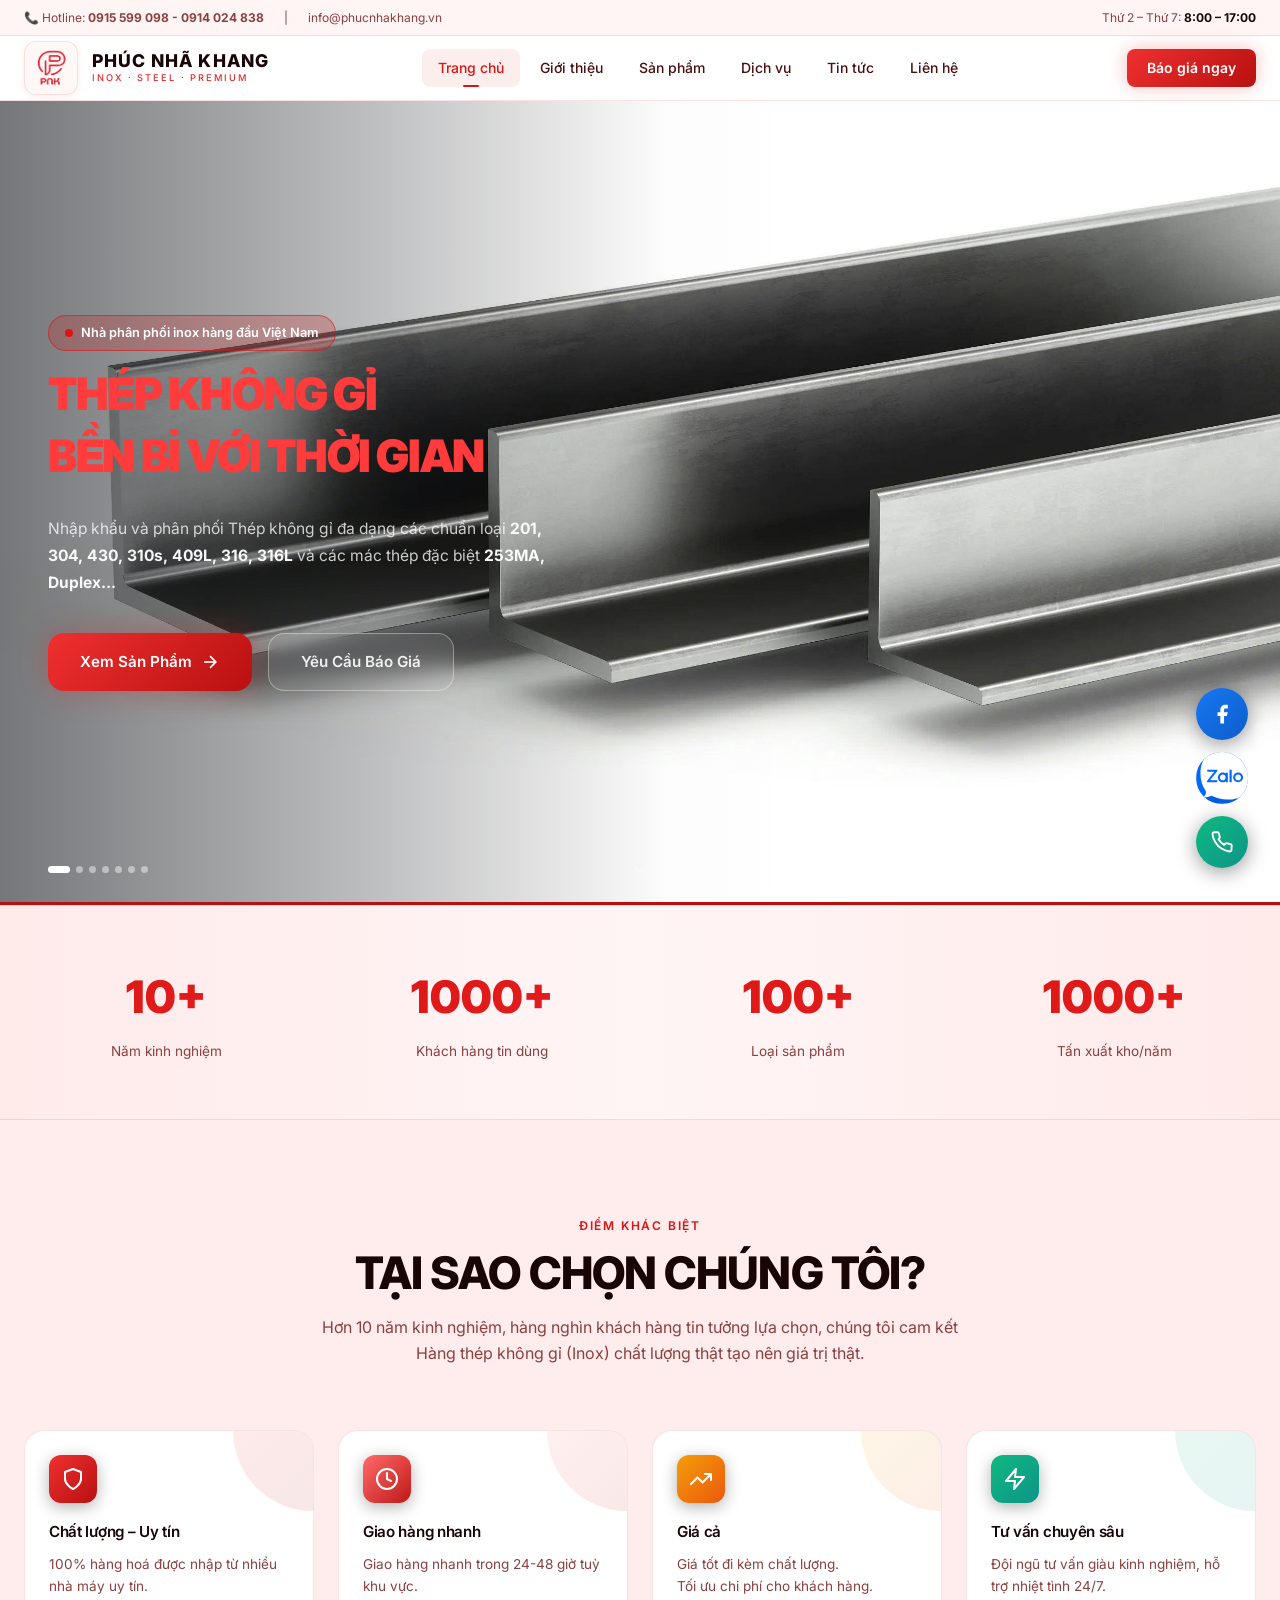
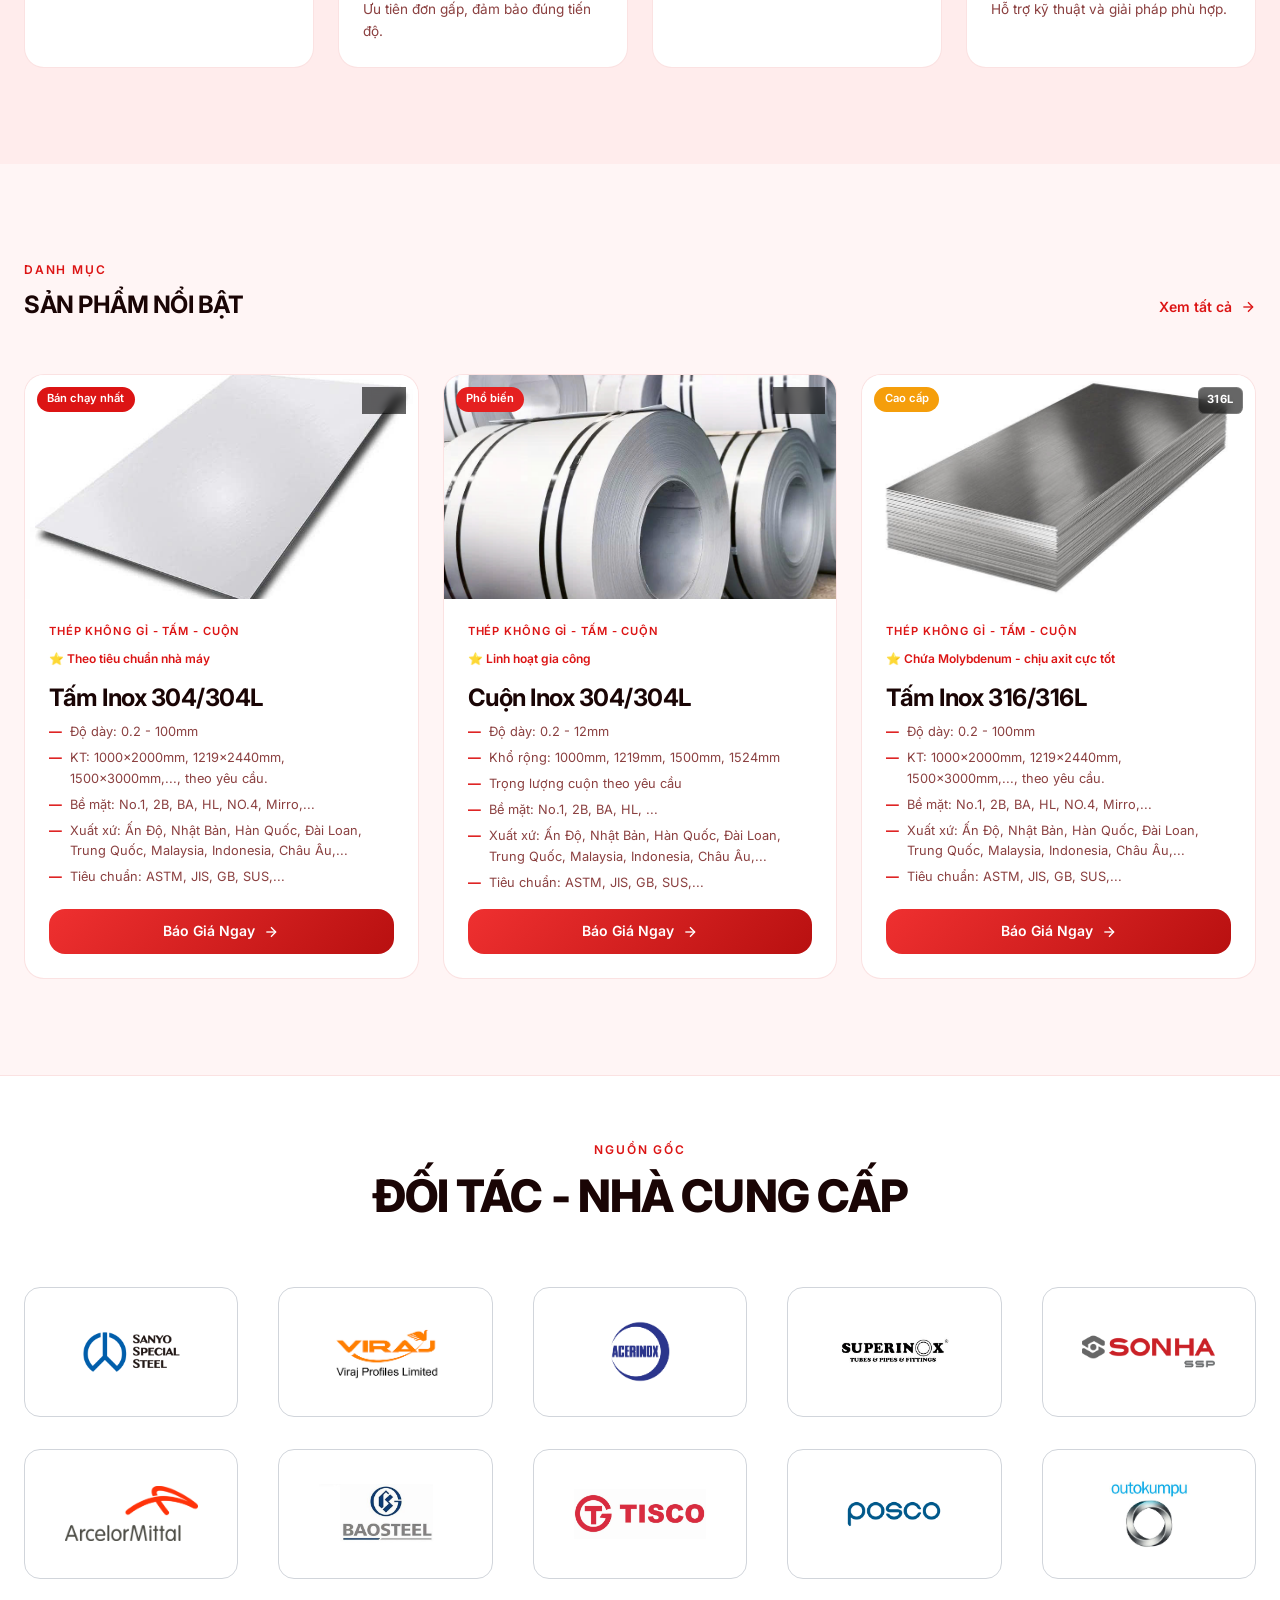
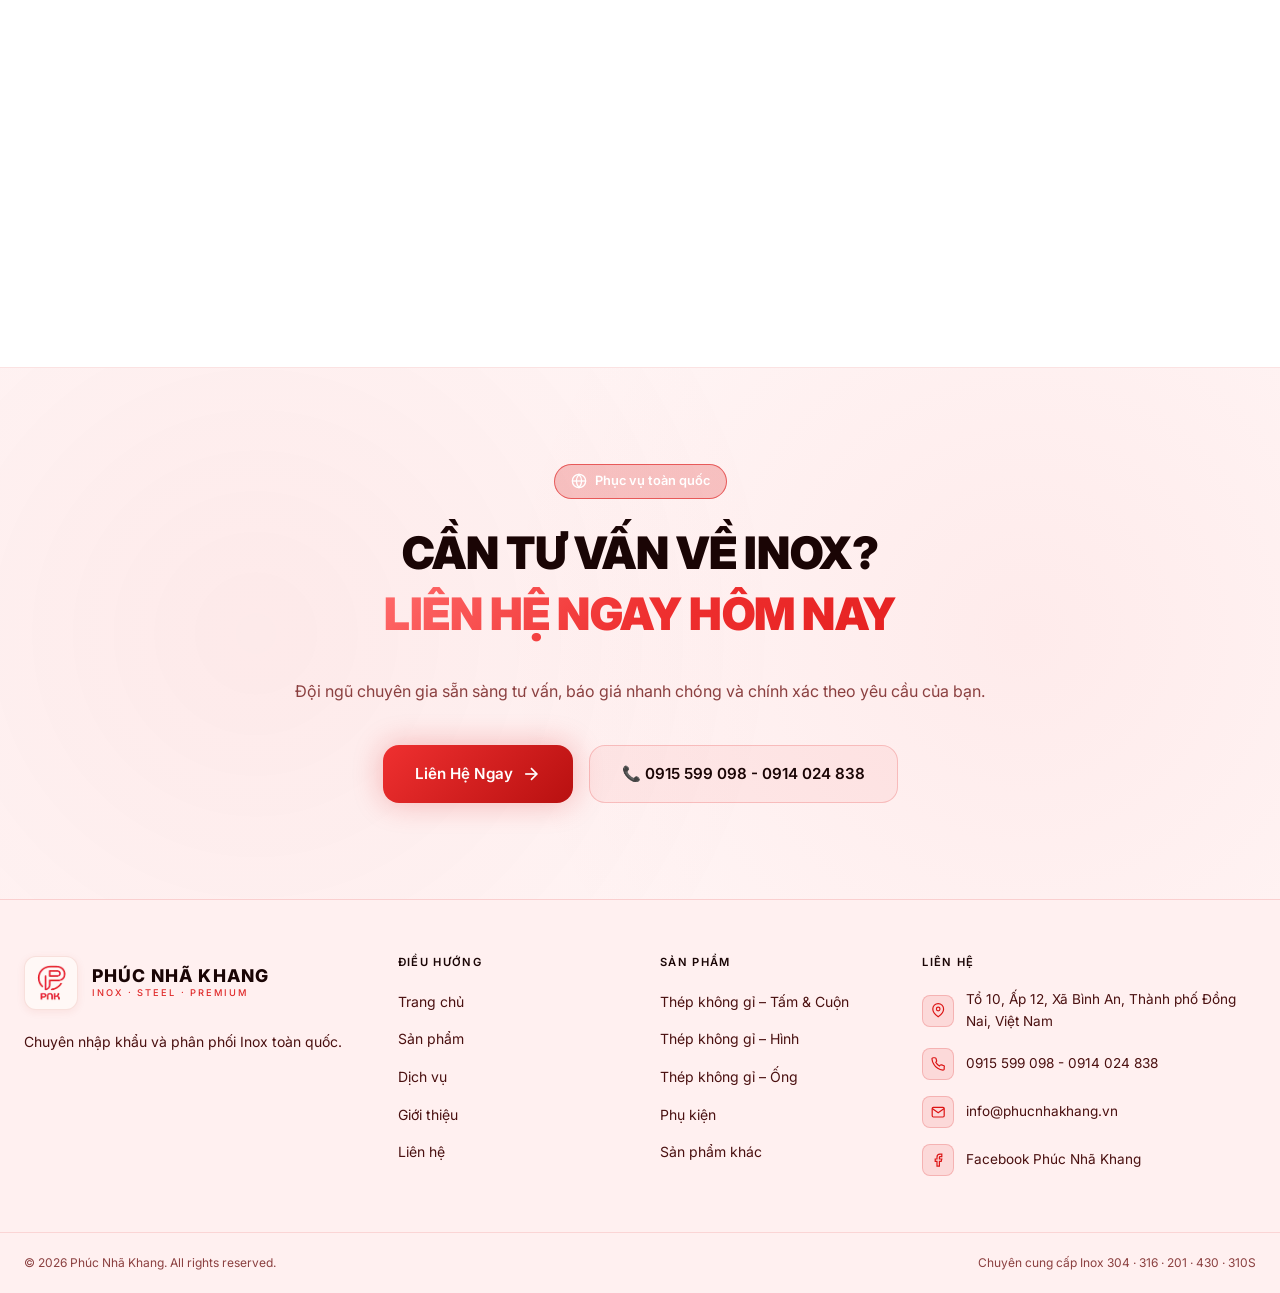
<file: index.html>
<!doctype html>
<html lang="vi" prefix="og: https://ogp.me/ns#">
  <head>
    <meta name="google-adsense-account" content="ca-pub-5685883682552725">
    <script async src="https://pagead2.googlesyndication.com/pagead/js/adsbygoogle.js?client=ca-pub-5685883682552725"
     crossorigin="anonymous"></script>
    <!-- Google tag (gtag.js) -->
    <script async src="https://www.googletagmanager.com/gtag/js?id=G-MB4MPDRBQJ"></script>
    <script>
      window.dataLayer = window.dataLayer || [];
      function gtag() {
        dataLayer.push(arguments);
      }
      gtag('js', new Date());

      gtag('config', 'G-MB4MPDRBQJ');
    </script>
    <meta charset="UTF-8" />
    <meta name="viewport" content="width=device-width, initial-scale=1.0" />

    <!-- ── Primary SEO ─────────────────────────────────────── -->
    <title>Inox 304, 316, 201 Nhập Khẩu Chính Hãng | Phúc Nhã Khang</title>
    <meta
      name="description"
      content="Phúc Nhã Khang – nhà phân phối inox nhập khẩu hàng đầu Việt Nam. Tấm & cuộn inox 304, 316L, 201, 430, 310S. Giá tốt nhất, giao hàng toàn quốc 24–48h, đầy đủ CO/CQ."
    />
    <meta
      name="keywords"
      content="inox 304, tấm inox, cuộn inox, inox nhập khẩu, inox 316, inox 201, inox 430, inox 310S, phân phối inox, Phúc Nhã Khang, inox tphcm"
    />
    <meta name="robots" content="index, follow" />
    <meta name="author" content="Phúc Nhã Khang" />
    <link rel="canonical" href="https://phucnhakhang.vn/" />

    <!-- ── Open Graph ──────────────────────────────────────── -->
    <meta property="og:type" content="website" />
    <meta property="og:locale" content="vi_VN" />
    <meta property="og:url" content="https://phucnhakhang.vn/" />
    <meta property="og:site_name" content="Phúc Nhã Khang" />
    <meta
      property="og:title"
      content="Inox 304, 316, 201 Nhập Khẩu Chính Hãng | Phúc Nhã Khang"
    />
    <meta
      property="og:description"
      content="Chuyên nhập khẩu và phân phổi Inox toàn quốc – 10+ năm kinh nghiệm, 5.000+ khách hàng tin dùng. Giá tốt nhất, giao toàn quốc."
    />
    <meta
      property="og:image"
      content="https://phucnhakhang.vn/img/og-home.jpg"
    />
    <meta property="og:image:width" content="1200" />
    <meta property="og:image:height" content="630" />
    <meta
      property="og:image:alt"
      content="Phúc Nhã Khang – Phân phối Inox Nhập Khẩu"
    />

    <!-- ── Twitter Card ────────────────────────────────────── -->
    <meta name="twitter:card" content="summary_large_image" />
    <meta
      name="twitter:title"
      content="Inox 304, 316, 201 Nhập Khẩu Chính Hãng | Phúc Nhã Khang"
    />
    <meta
      name="twitter:description"
      content="Nhà phân phối inox nhập khẩu hàng đầu Việt Nam – 10+ năm kinh nghiệm."
    />
    <meta
      name="twitter:image"
      content="https://phucnhakhang.vn/img/og-home.jpg"
    />

    <!-- ── Structured Data (JSON-LD) ──────────────────────── -->
    <script type="application/ld+json">
      {
        "@context": "https://schema.org",
        "@type": "LocalBusiness",
        "@id": "https://phucnhakhang.vn/#organization",
        "name": "Công ty TNHH Phúc Nhã Khang",
        "alternateName": "Phúc Nhã Khang Inox",
        "url": "https://phucnhakhang.vn",
        "logo": "https://phucnhakhang.vn/assets/img/logo.png",
        "description": "Nhà nhập khẩu và phân phối inox chất lượng cao tại Việt Nam. Chuyên cung cấp tấm, cuộn inox các mác 304, 316L, 201, 430, 310S",
        "foundingDate": "2010",
        "telephone": "+84915599098",
        "email": "info@phucnhakhang.vn",
        "address": {
          "@type": "PostalAddress",
          "streetAddress": "Tổ 10, Ấp 12, Xã Bình An",
          "addressLocality": "",
          "addressRegion": "Thành phố Đồng Nai, Việt Nam",
          "addressCountry": "VN"
        },
        "geo": {
          "@type": "GeoCoordinates",
          "latitude": 10.7868,
          "longitude": 106.6643
        },
        "openingHoursSpecification": [
          {
            "@type": "OpeningHoursSpecification",
            "dayOfWeek": [
              "Monday",
              "Tuesday",
              "Wednesday",
              "Thursday",
              "Friday",
              "Saturday"
            ],
            "opens": "08:00",
            "closes": "17:00"
          }
        ],
        "sameAs": [
          "https://facebook.com/phucnhakhang",
          "https://youtube.com/@phucnhakhang"
        ],
        "hasOfferCatalog": {
          "@type": "OfferCatalog",
          "name": "Danh mục sản phẩm Inox",
          "itemListElement": [
            {
              "@type": "Offer",
              "itemOffered": { "@type": "Product", "name": "Tấm Inox 304" }
            },
            {
              "@type": "Offer",
              "itemOffered": { "@type": "Product", "name": "Tấm Inox 316L" }
            },
            {
              "@type": "Offer",
              "itemOffered": { "@type": "Product", "name": "Cuộn Inox 304" }
            }
          ]
        }
      }
    </script>

    <!-- ── Favicon & Preconnect ────────────────────────────── -->
    <!-- <link
      rel="icon"
      type="image/svg+xml"
      href="data:image/svg+xml,<svg xmlns='http://www.w3.org/2000/svg' viewBox='0 0 32 32'><rect width='32' height='32' rx='6' fill='%23c2611a'/><text x='50%' y='68%' font-size='18' text-anchor='middle' fill='white' font-family='sans-serif' font-weight='bold'>K</text></svg>"
    /> -->
    <link
      rel="icon"
      type="image/png"
      sizes="46x46"
      href="/assets/img/logo.png"
    />
    <link rel="preconnect" href="https://fonts.googleapis.com" />
    <link rel="preconnect" href="https://fonts.gstatic.com" crossorigin />
    <link
      rel="preload"
      as="style"
      href="https://fonts.googleapis.com/css2?family=Inter:wght@400;500;600;700;800;900&display=swap"
    />
    <link
      rel="stylesheet"
      href="https://fonts.googleapis.com/css2?family=Inter:wght@400;500;600;700;800;900&display=swap"
    />
    <link rel="stylesheet" href="/css/style.css" />
  </head>
  <body>
    <!-- ════════════════════════════════════════════════════════════
     TOP BAR
════════════════════════════════════════════════════════════ -->
    <div
      class="topbar"
      role="complementary"
      aria-label="Thông tin liên hệ nhanh"
    >
      <div class="container">
        <div class="topbar__inner">
          <div class="topbar__left">
            <a
              href="tel:0915599098"
              aria-label="Gọi hotline 0915 599 098 - 0914 024 838"
            >
              📞 Hotline: <strong>0915 599 098 - 0914 024 838</strong>
            </a>
            <span aria-hidden="true">|</span>
            <a href="mailto:info@phucnhakhang.vn" aria-label="Gửi email"
              >info@phucnhakhang.vn</a
            >
          </div>
          <div>
            Thứ 2 – Thứ 7:
            <strong style="color: var(--text-900)">8:00 – 17:00</strong>
          </div>
        </div>
      </div>
    </div>

    <!-- ════════════════════════════════════════════════════════════
     HEADER
════════════════════════════════════════════════════════════ -->
    <header class="site-header" role="banner">
      <div class="container">
        <div class="header__inner">
          <!-- Logo -->
          <a href="/" class="logo" aria-label="Phúc Nhã Khang – Trang chủ">
            <div class="logo__icon" aria-hidden="true">
              <img src="/assets/img/logo.png" alt="Logo Phúc Nhã Khang" />
            </div>
            <div>
              <div class="logo__name">PHÚC NHÃ KHANG</div>
              <div class="logo__tagline">Inox · Steel · Premium</div>
            </div>
          </a>

          <!-- Desktop nav -->
          <nav class="nav-desktop" aria-label="Điều hướng chính">
            <a href="/" class="active">Trang chủ</a>
            <a href="/gioi-thieu">Giới thiệu</a>
            <a href="/san-pham">Sản phẩm</a>
            <a href="/dich-vu">Dịch vụ</a>
            <a href="/tin-tuc">Tin tức</a>
            <a href="/lien-he">Liên hệ</a>
          </nav>

          <div style="display: flex; align-items: center; gap: 0.75rem">
            <a href="/lien-he" class="btn-nav">Báo giá ngay</a>
            <button
              class="hamburger"
              aria-label="Mở menu"
              aria-expanded="false"
              aria-controls="mobile-menu"
            >
              <span></span><span></span><span></span>
            </button>
          </div>
        </div>
      </div>

      <!-- Mobile nav -->
      <nav class="nav-mobile" id="mobile-menu" aria-label="Điều hướng mobile">
        <a href="/" class="active">Trang chủ</a>
        <a href="/gioi-thieu">Giới thiệu</a>
        <a href="/san-pham">Sản phẩm</a>
        <a href="/dich-vu">Dịch vụ</a>
        <a href="/tin-tuc">Tin tức</a>
        <a href="/lien-he">Liên hệ</a>
        <a href="/lien-he" class="btn-mobile">Báo giá ngay</a>
      </nav>
    </header>

    <!-- ════════════════════════════════════════════════════════════
     MAIN CONTENT
════════════════════════════════════════════════════════════ -->
    <main id="main-content">
      <!-- ── HERO ──────────────────────────────────────────────── -->
      <section class="hero" aria-label="Giới thiệu Phúc Nhã Khang">
        <!-- Full-screen slideshow background -->
        <div class="hero__slideshow" id="heroSlideshow">
          <div class="hero__slides">
            <div class="hero__slide active">
              <img
                src="/assets/img/slide/slide6.png"
                alt="Tấm cuộn inox nhập khẩu Phúc Nhã Khang"
                loading="eager"
              />
            </div>
            <div class="hero__slide">
              <img
                src="/assets/img/slide/slide1.png"
                alt="Láp inox Phúc Nhã Khang"
                loading="lazy"
              />
            </div>

            <div class="hero__slide">
              <img
                src="/assets/img/slide/slide2.png"
                alt="Ống inox Phúc Nhã Khang"
                loading="lazy"
              />
            </div>
            <div class="hero__slide">
              <img
                src="/assets/img/slide/slide8.png"
                alt="Kho inox Phúc Nhã Khang"
                loading="lazy"
              />
            </div>

            <div class="hero__slide">
              <img
                src="/assets/img/slide/slide10.png"
                alt="Phụ kiện"
                loading="lazy"
              />
            </div>

            <div class="hero__slide">
              <img
                src="/assets/img/slide/slide9.png"
                alt="Phân phối inox toàn quốc"
                loading="lazy"
              />
            </div>
            <div class="hero__slide">
              <img
                src="/assets/img/slide/slide3.png"
                alt="Ống inox Phúc Nhã Khang"
                loading="lazy"
              />
            </div>
          </div>
        </div>

        <!-- Gradient overlay for text readability -->
        <div class="hero__overlay" aria-hidden="true"></div>

        <!-- Text content overlay -->
        <div class="hero__content-wrap">
          <div class="hero__content">
            <span class="badge fade-up" data-delay="0">
              <span class="badge__dot" aria-hidden="true"></span>
              Nhà phân phối inox hàng đầu Việt Nam
            </span>

            <h1 class="hero__title fade-up" data-delay="0.1">
              <span class="hero__title-top">THÉP KHÔNG GỈ</span>
              <span class="hero__title-top">BỀN BỈ VỚI THỜI GIAN</span>
            </h1>

            <p class="hero__subtitle fade-up" data-delay="0.25">
              Nhập khẩu và phân phối Thép không gỉ đa dạng các chuẩn loại
              <strong>201, 304, 430, 310s, 409L, 316, 316L</strong> và các mác
              thép đặc biệt <strong>253MA, Duplex...</strong>
            </p>

            <div class="hero__cta fade-up" data-delay="0.4">
              <a
                href="/san-pham"
                class="btn-primary"
                aria-label="Xem danh mục sản phẩm inox"
              >
                Xem Sản Phẩm
                <svg
                  aria-hidden="true"
                  width="20"
                  height="20"
                  fill="none"
                  stroke="currentColor"
                  stroke-width="2"
                  viewBox="0 0 24 24"
                >
                  <line x1="5" y1="12" x2="19" y2="12" />
                  <polyline points="12 5 19 12 12 19" />
                </svg>
              </a>
              <a
                href="/lien-he"
                class="btn-outline"
                aria-label="Gửi yêu cầu báo giá"
              >
                Yêu Cầu Báo Giá
              </a>
            </div>
          </div>
        </div>

        <!-- Slide controls -->
        <div class="hero__slide-footer" aria-label="Điều hướng slideshow">
          <div class="hero__slide-dots" role="tablist" aria-label="Chọn slide">
            <button
              class="hero__dot active"
              data-idx="0"
              role="tab"
              aria-selected="true"
              aria-label="Slide 1"
            ></button>
            <button
              class="hero__dot"
              data-idx="1"
              role="tab"
              aria-selected="false"
              aria-label="Slide 2"
            ></button>
            <button
              class="hero__dot"
              data-idx="2"
              role="tab"
              aria-selected="false"
              aria-label="Slide 3"
            ></button>
            <button
              class="hero__dot"
              data-idx="3"
              role="tab"
              aria-selected="false"
              aria-label="Slide 4"
            ></button>
            <button
              class="hero__dot"
              data-idx="4"
              role="tab"
              aria-selected="false"
              aria-label="Slide 5"
            ></button>
            <button
              class="hero__dot"
              data-idx="5"
              role="tab"
              aria-selected="false"
              aria-label="Slide 6"
            ></button>
            <button
              class="hero__dot"
              data-idx="6"
              role="tab"
              aria-selected="false"
              aria-label="Slide 7"
            ></button>
          </div>
        </div>
        <div
          class="hero__slide-progress-bar"
          id="heroProgressBar"
          aria-hidden="true"
        ></div>

        <div class="hero__scroll" aria-hidden="true">
          <svg
            class="hero__scroll-arrow"
            width="22"
            height="22"
            viewBox="0 0 24 24"
            fill="none"
            stroke="currentColor"
            stroke-width="2"
            stroke-linecap="round"
            stroke-linejoin="round"
          >
            <polyline points="6 9 12 15 18 9" />
          </svg>
        </div>
      </section>

      <!-- ── STATS BAND ─────────────────────────────────────────── -->
      <section class="stats-band" aria-label="Thống kê nổi bật">
        <div class="container">
          <dl class="stats-grid">
            <div class="fade-up" data-delay="0">
              <dt class="sr-only">Năm kinh nghiệm</dt>
              <dd>
                <span class="stat-value">10+</span
                ><span class="stat-label">Năm kinh nghiệm</span>
              </dd>
            </div>
            <div class="fade-up" data-delay="0.1">
              <dt class="sr-only">Khách hàng tin dùng</dt>
              <dd>
                <span class="stat-value">1000+</span
                ><span class="stat-label">Khách hàng tin dùng</span>
              </dd>
            </div>
            <div class="fade-up" data-delay="0.2">
              <dt class="sr-only">Loại sản phẩm</dt>
              <dd>
                <span class="stat-value">100+</span
                ><span class="stat-label">Loại sản phẩm</span>
              </dd>
            </div>
            <div class="fade-up" data-delay="0.3">
              <dt class="sr-only">Tấn xuất kho mỗi năm</dt>
              <dd>
                <span class="stat-value">1000+</span
                ><span class="stat-label">Tấn xuất kho/năm</span>
              </dd>
            </div>
          </dl>
        </div>
      </section>

      <!-- ── FEATURES ──────────────────────────────────────────── -->
      <section class="features-section" aria-labelledby="features-heading">
        <div class="container">
          <header class="features-header">
            <span class="section-eyebrow">Điểm khác biệt</span>
            <h2 id="features-heading">TẠI SAO CHỌN CHÚNG TÔI?</h2>
            <p>
              Hơn 10 năm kinh nghiệm, hàng nghìn khách hàng tin tưởng lựa chọn,
              chúng tôi cam kết Hàng thép không gỉ (Inox) chất lượng thật tạo
              nên giá trị thật.
            </p>
          </header>

          <div class="features-grid" role="list">
            <article
              class="feature-card fade-up"
              data-delay="0"
              role="listitem"
            >
              <div
                class="feature-card__corner grad-sky"
                aria-hidden="true"
              ></div>
              <div class="feature-card__icon grad-sky" aria-hidden="true">
                <svg viewBox="0 0 24 24">
                  <path d="M12 22s8-4 8-10V5l-8-3-8 3v7c0 6 8 10 8 10z" />
                </svg>
              </div>
              <h3>Chất lượng – Uy tín</h3>
              <p>100% hàng hoá được nhập từ nhiều nhà máy uy tín.</p>
            </article>

            <article
              class="feature-card fade-up"
              data-delay="0.1"
              role="listitem"
            >
              <div
                class="feature-card__corner grad-violet"
                aria-hidden="true"
              ></div>
              <div class="feature-card__icon grad-violet" aria-hidden="true">
                <svg viewBox="0 0 24 24">
                  <circle cx="12" cy="12" r="10" />
                  <polyline points="12 6 12 12 16 14" />
                </svg>
              </div>
              <h3>Giao hàng nhanh</h3>
              <p>
                Giao hàng nhanh trong 24-48 giờ tuỳ khu vực. <br />Ưu tiên đơn
                gấp, đảm bảo đúng tiến độ.
              </p>
            </article>

            <article
              class="feature-card fade-up"
              data-delay="0.2"
              role="listitem"
            >
              <div
                class="feature-card__corner grad-amber"
                aria-hidden="true"
              ></div>
              <div class="feature-card__icon grad-amber" aria-hidden="true">
                <svg viewBox="0 0 24 24">
                  <polyline points="22 7 13.5 15.5 8.5 10.5 2 17" />
                  <polyline points="16 7 22 7 22 13" />
                </svg>
              </div>
              <h3>Giá cả</h3>
              <p>
                Giá tốt đi kèm chất lượng.<br />Tối ưu chi phí cho khách hàng.
              </p>
            </article>

            <article
              class="feature-card fade-up"
              data-delay="0.3"
              role="listitem"
            >
              <div
                class="feature-card__corner grad-emerald"
                aria-hidden="true"
              ></div>
              <div class="feature-card__icon grad-emerald" aria-hidden="true">
                <svg viewBox="0 0 24 24">
                  <polygon points="13 2 3 14 12 14 11 22 21 10 12 10 13 2" />
                </svg>
              </div>
              <h3>Tư vấn chuyên sâu</h3>
              <p>
                Đội ngũ tư vấn giàu kinh nghiệm, hỗ trợ nhiệt tình 24/7.<br />Hỗ
                trợ kỹ thuật và giải pháp phù hợp.
              </p>
            </article>
          </div>
        </div>
      </section>

      <!-- ── FEATURED PRODUCTS ──────────────────────────────────── -->
      <section class="products-section" aria-labelledby="products-heading">
        <div class="container">
          <div class="products-header">
            <div>
              <span class="section-eyebrow">Danh mục</span>
              <h2 id="products-heading">SẢN PHẨM NỔI BẬT</h2>
            </div>
            <a
              href="/san-pham"
              class="products-header__link"
              aria-label="Xem tất cả sản phẩm inox"
            >
              Xem tất cả
              <svg
                aria-hidden="true"
                width="16"
                height="16"
                fill="none"
                stroke="currentColor"
                stroke-width="2"
                viewBox="0 0 24 24"
              >
                <line x1="5" y1="12" x2="19" y2="12" />
                <polyline points="12 5 19 12 12 19" />
              </svg>
            </a>
          </div>

          <div class="all-products-grid" role="list">
            <article
              class="product-detail-card show fade-up"
              data-delay="0"
              role="listitem"
              itemscope
              itemtype="https://schema.org/Product"
            >
              <div class="product-detail-card__img">
                <img
                  src="/assets/img/products/T304.png"
                  alt="Tấm Inox 304 – bề mặt 2B BA HL Mirror"
                  itemprop="image"
                  loading="lazy"
                  width="700"
                  height="450"
                />
                <div
                  class="product-detail-card__img-overlay"
                  aria-hidden="true"
                ></div>
                <span class="product-card__grade">304</span>
                <span class="product-card__tag tag-sky">Bán chạy nhất</span>
              </div>
              <div class="product-detail-card__body">
                <p class="product-detail-card__category">
                  THÉP KHÔNG GỈ - TẤM - CUỘN
                </p>
                <p class="product-detail-card__highlight">
                  ⭐ Theo tiêu chuẩn nhà máy
                </p>
                <h2 itemprop="name">Tấm Inox 304/304L</h2>
                <ul class="product-detail-card__specs" aria-label="Thông số">
                  <li itemprop="description">Độ dày: 0.2 - 100mm</li>
                  <li>
                    KT: 1000x2000mm, 1219x2440mm, 1500x3000mm,..., theo yêu cầu.
                  </li>
                  <li>Bề mặt: No.1, 2B, BA, HL, NO.4, Mirro,...</li>
                  <li>
                    Xuất xứ: Ấn Độ, Nhật Bản, Hàn Quốc, Đài Loan, Trung Quốc,
                    Malaysia, Indonesia, Châu Âu,...
                  </li>
                  <li>Tiêu chuẩn: ASTM, JIS, GB, SUS,...</li>
                </ul>
                <a
                  href="/lien-he"
                  class="product-detail-card__cta"
                  aria-label="Báo giá Tấm Inox 304"
                >
                  Báo Giá Ngay
                  <svg
                    aria-hidden="true"
                    width="16"
                    height="16"
                    fill="none"
                    stroke="currentColor"
                    stroke-width="2"
                    viewBox="0 0 24 24"
                  >
                    <line x1="5" y1="12" x2="19" y2="12" />
                    <polyline points="12 5 19 12 12 19" />
                  </svg>
                </a>
              </div>
            </article>

            <article
              class="product-detail-card show fade-up"
              data-delay="0.08"
              role="listitem"
              itemscope
              itemtype="https://schema.org/Product"
            >
              <div class="product-detail-card__img">
                <img
                  src="/assets/img/products/C304.png"
                  alt="Cuộn Inox 304 – linh hoạt gia công"
                  itemprop="image"
                  loading="lazy"
                  width="700"
                  height="450"
                />
                <div
                  class="product-detail-card__img-overlay"
                  aria-hidden="true"
                ></div>
                <span class="product-card__grade">304C</span>
                <span class="product-card__tag tag-violet">Phổ biến</span>
              </div>
              <div class="product-detail-card__body">
                <p class="product-detail-card__category">
                  THÉP KHÔNG GỈ - TẤM - CUỘN
                </p>
                <p class="product-detail-card__highlight">
                  ⭐ Linh hoạt gia công
                </p>
                <h2 itemprop="name">Cuộn Inox 304/304L</h2>
                <ul class="product-detail-card__specs" aria-label="Thông số">
                  <li itemprop="description">Độ dày: 0.2 - 12mm</li>
                  <li>Khổ rộng: 1000mm, 1219mm, 1500mm, 1524mm</li>
                  <li>Trọng lượng cuộn theo yêu cầu</li>
                  <li>Bề mặt: No.1, 2B, BA, HL, ...</li>
                  <li>
                    Xuất xứ: Ấn Độ, Nhật Bản, Hàn Quốc, Đài Loan, Trung Quốc,
                    Malaysia, Indonesia, Châu Âu,...
                  </li>
                  <li>Tiêu chuẩn: ASTM, JIS, GB, SUS,...</li>
                </ul>
                <a
                  href="/lien-he"
                  class="product-detail-card__cta"
                  aria-label="Báo giá Cuộn Inox 304"
                >
                  Báo Giá Ngay
                  <svg
                    aria-hidden="true"
                    width="16"
                    height="16"
                    fill="none"
                    stroke="currentColor"
                    stroke-width="2"
                    viewBox="0 0 24 24"
                  >
                    <line x1="5" y1="12" x2="19" y2="12" />
                    <polyline points="12 5 19 12 12 19" />
                  </svg>
                </a>
              </div>
            </article>

            <article
              class="product-detail-card show fade-up"
              data-delay="0.16"
              role="listitem"
              itemscope
              itemtype="https://schema.org/Product"
            >
              <div class="product-detail-card__img">
                <img
                  src="/assets/img/products/T316.png"
                  alt="Tấm Inox 316L – chịu axit dược phẩm thực phẩm"
                  itemprop="image"
                  loading="lazy"
                  width="700"
                  height="450"
                />
                <div
                  class="product-detail-card__img-overlay"
                  aria-hidden="true"
                ></div>
                <span class="product-card__grade">316L</span>
                <span class="product-card__tag tag-amber">Cao cấp</span>
              </div>
              <div class="product-detail-card__body">
                <p class="product-detail-card__category">
                  THÉP KHÔNG GỈ - TẤM - CUỘN
                </p>
                <p class="product-detail-card__highlight">
                  ⭐ Chứa Molybdenum - chịu axit cực tốt
                </p>
                <h2 itemprop="name">Tấm Inox 316/316L</h2>
                <ul class="product-detail-card__specs" aria-label="Thông số">
                  <li itemprop="description">Độ dày: 0.2 - 100mm</li>
                  <li>
                    KT: 1000x2000mm, 1219x2440mm, 1500x3000mm,..., theo yêu cầu.
                  </li>
                  <li>Bề mặt: No.1, 2B, BA, HL, NO.4, Mirro,...</li>
                  <li>
                    Xuất xứ: Ấn Độ, Nhật Bản, Hàn Quốc, Đài Loan, Trung Quốc,
                    Malaysia, Indonesia, Châu Âu,...
                  </li>
                  <li>Tiêu chuẩn: ASTM, JIS, GB, SUS,...</li>
                </ul>
                <a
                  href="/lien-he"
                  class="product-detail-card__cta"
                  aria-label="Báo giá Tấm Inox 316L"
                >
                  Báo Giá Ngay
                  <svg
                    aria-hidden="true"
                    width="16"
                    height="16"
                    fill="none"
                    stroke="currentColor"
                    stroke-width="2"
                    viewBox="0 0 24 24"
                  >
                    <line x1="5" y1="12" x2="19" y2="12" />
                    <polyline points="12 5 19 12 12 19" />
                  </svg>
                </a>
              </div>
            </article>
          </div>
        </div>
      </section>

      <!-- ── PARTNERS / ORIGINS ────────────────────────────────── -->
      <section class="partners-section" aria-labelledby="partners-heading">
        <div class="container">
          <header class="features-header">
            <span class="section-eyebrow">Nguồn gốc</span>
            <h2 id="partners-heading">ĐỐI TÁC - NHÀ CUNG CẤP</h2>
          </header>
          <div class="suppliers-logo-grid" role="list">
            <div
              class="supplier-logo-item fade-up"
              data-delay="0"
              role="listitem"
            >
              <img
                src="/assets/img/supplier/logo_sanyo.png"
                alt="Sanyo Special Steel"
                loading="lazy"
              />
            </div>
            <div
              class="supplier-logo-item fade-up"
              data-delay="0.05"
              role="listitem"
            >
              <img
                src="/assets/img/supplier/logo_viraj.png"
                alt="Viraj"
                loading="lazy"
              />
            </div>
            <div
              class="supplier-logo-item fade-up"
              data-delay="0.1"
              role="listitem"
            >
              <img
                src="/assets/img/supplier/log_acerinox.png"
                alt="Acerinox"
                loading="lazy"
              />
            </div>
            <div
              class="supplier-logo-item fade-up"
              data-delay="0.15"
              role="listitem"
            >
              <img
                src="/assets/img/supplier/logo_superinox.png"
                alt="Superinox"
                loading="lazy"
              />
            </div>
            <div
              class="supplier-logo-item fade-up"
              data-delay="0.2"
              role="listitem"
            >
              <img
                src="/assets/img/supplier/logo_sonha.png"
                alt="Son Ha"
                loading="lazy"
              />
            </div>
            <div
              class="supplier-logo-item fade-up"
              data-delay="0.25"
              role="listitem"
            >
              <img
                src="/assets/img/supplier/logo_arcelorMittal.png"
                alt="ArcelorMittal"
                loading="lazy"
              />
            </div>
            <div
              class="supplier-logo-item fade-up"
              data-delay="0.3"
              role="listitem"
            >
              <img
                src="/assets/img/supplier/logo_baosteel.png"
                alt="Baosteel"
                loading="lazy"
              />
            </div>
            <div
              class="supplier-logo-item fade-up"
              data-delay="0.35"
              role="listitem"
            >
              <img
                src="/assets/img/supplier/logo_tisco.png"
                alt="TISCO"
                loading="lazy"
              />
            </div>
            <div
              class="supplier-logo-item fade-up"
              data-delay="0.4"
              role="listitem"
            >
              <img
                src="/assets/img/supplier/logo_posco.png"
                alt="POSCO"
                loading="lazy"
              />
            </div>
            <div
              class="supplier-logo-item fade-up"
              data-delay="0.45"
              role="listitem"
            >
              <img
                src="/assets/img/supplier/logo_outokumpu.png"
                alt="Outokumpu"
                loading="lazy"
              />
            </div>
            <div
              class="supplier-logo-item fade-up"
              data-delay="0.5"
              role="listitem"
            >
              <img
                src="/assets/img/supplier/bahru.png"
                alt="Bahru Stainless"
                loading="lazy"
              />
            </div>
            <div
              class="supplier-logo-item fade-up"
              data-delay="0.55"
              role="listitem"
            >
              <img
                src="/assets/img/supplier/columbus.png"
                alt="Columbus Stainless"
                loading="lazy"
              />
            </div>
            <div
              class="supplier-logo-item logo-zoom fade-up"
              data-delay="0.6"
              role="listitem"
            >
              <img
                src="/assets/img/supplier/dai-duong.png"
                alt="Inox Đại Dương"
                loading="lazy"
              />
            </div>
            <div
              class="supplier-logo-item fade-up"
              data-delay="0.65"
              role="listitem"
            >
              <img
                src="/assets/img/supplier/hoang-vu-inox.png"
                alt="Hoàng Vũ Inox"
                loading="lazy"
              />
            </div>
            <div
              class="supplier-logo-item fade-up"
              data-delay="0.7"
              role="listitem"
            >
              <img
                src="/assets/img/supplier/inox-hoang-anh.png"
                alt="Inox Hoàng Anh"
                loading="lazy"
              />
            </div>
            <div
              class="supplier-logo-item logo-zoom fade-up"
              data-delay="0.75"
              role="listitem"
            >
              <img
                src="/assets/img/supplier/nam-phat.png"
                alt="Nam Phát"
                loading="lazy"
              />
            </div>
            <div
              class="supplier-logo-item fade-up"
              data-delay="0.8"
              role="listitem"
            >
              <img
                src="/assets/img/supplier/tsingshan.png.jpg"
                alt="Tsingshan"
                loading="lazy"
              />
            </div>
          </div>
        </div>
      </section>

      <!-- ── CTA ────────────────────────────────────────────────── -->
      <section class="cta-section" aria-labelledby="cta-heading">
        <div class="cta-section__glow" aria-hidden="true"></div>
        <div class="container">
          <div class="cta-section__inner fade-up" data-delay="0">
            <span class="badge">
              <svg
                aria-hidden="true"
                width="16"
                height="16"
                fill="none"
                stroke="currentColor"
                stroke-width="2"
                viewBox="0 0 24 24"
              >
                <circle cx="12" cy="12" r="10" />
                <line x1="2" y1="12" x2="22" y2="12" />
                <path
                  d="M12 2a15.3 15.3 0 0 1 4 10 15.3 15.3 0 0 1-4 10 15.3 15.3 0 0 1-4-10 15.3 15.3 0 0 1 4-10z"
                />
              </svg>
              Phục vụ toàn quốc
            </span>
            <h2 id="cta-heading" class="cta-section__title">
              CẦN TƯ VẤN VỀ INOX?
              <br />
              <span class="grad-text">LIÊN HỆ NGAY HÔM NAY</span>
            </h2>
            <p class="cta-section__subtitle">
              Đội ngũ chuyên gia sẵn sàng tư vấn, báo giá nhanh chóng và chính
              xác theo yêu cầu của bạn.
            </p>
            <div class="cta-section__actions">
              <a
                href="/lien-he"
                class="btn-primary"
                aria-label="Đến trang liên hệ"
              >
                Liên Hệ Ngay
                <svg
                  aria-hidden="true"
                  width="20"
                  height="20"
                  fill="none"
                  stroke="currentColor"
                  stroke-width="2"
                  viewBox="0 0 24 24"
                >
                  <line x1="5" y1="12" x2="19" y2="12" />
                  <polyline points="12 5 19 12 12 19" />
                </svg>
              </a>
              <a
                href="tel:0915599098"
                class="btn-outline"
                aria-label="Gọi 0915 599 098 - 0914 024 838"
              >
                📞 0915 599 098 - 0914 024 838
              </a>
            </div>
          </div>
        </div>
      </section>
    </main>

    <!-- ════════════════════════════════════════════════════════════
     FOOTER
════════════════════════════════════════════════════════════ -->
    <footer class="site-footer" role="contentinfo">
      <!-- Newsletter -->
      <!-- <div class="footer-newsletter">
    <div class="container">
      <div class="footer-newsletter__inner">
        <div>
          <p class="footer-newsletter__title">Nhận báo giá mới nhất mỗi tuần</p>
          <p class="footer-newsletter__sub">Cập nhật giá inox thị trường, ưu đãi đặc biệt</p>
        </div>
        <form class="footer-newsletter__form" aria-label="Đăng ký nhận báo giá">
          <label class="sr-only" for="nl-email-home">Email đăng ký</label>
          <input
            id="nl-email-home"
            type="email" name="email" required
            placeholder="Email của bạn..."
            class="footer-newsletter__input"
            autocomplete="email"
          />
          <button type="submit" class="footer-newsletter__btn" aria-label="Đăng ký">
            <svg viewBox="0 0 24 24" aria-hidden="true"><line x1="22" y1="2" x2="11" y2="13"/><polygon points="22 2 15 22 11 13 2 9 22 2"/></svg>
          </button>
        </form>
      </div>
    </div>
  </div> -->

      <!-- Main -->
      <div class="container">
        <div class="footer-main">
          <!-- Brand -->
          <div class="footer-brand">
            <a href="/" class="logo" aria-label="Phúc Nhã Khang">
              <div class="logo__icon" aria-hidden="true">
                <img src="/assets/img/logo.png" alt="Logo Phúc Nhã Khang" />
              </div>
              <div>
                <div class="logo__name">PHÚC NHÃ KHANG</div>
                <div class="logo__tagline">Inox · Steel · Premium</div>
              </div>
            </a>
            <p>Chuyên nhập khẩu và phân phối Inox toàn quốc.</p>
          </div>

          <!-- Nav -->
          <nav class="footer-col" aria-label="Điều hướng footer">
            <h4>Điều hướng</h4>
            <ul class="footer-links">
              <li><a href="/">Trang chủ</a></li>
              <li><a href="/san-pham">Sản phẩm</a></li>
              <li><a href="/dich-vu">Dịch vụ</a></li>
              <li><a href="/gioi-thieu">Giới thiệu</a></li>
              <li><a href="/lien-he">Liên hệ</a></li>
            </ul>
          </nav>

          <!-- Products -->
          <div class="footer-col">
            <h4>Sản phẩm</h4>
            <ul class="footer-links">
              <li>
                <a href="/san-pham#tam">Thép không gỉ – Tấm &amp; Cuộn</a>
              </li>
              <li><a href="/san-pham#hinh">Thép không gỉ – Hình</a></li>
              <li><a href="/san-pham#ong">Thép không gỉ – Ống</a></li>
              <li><a href="/san-pham#phukien">Phụ kiện</a></li>
              <li><a href="/san-pham#dacbiet">Sản phẩm khác</a></li>
            </ul>
          </div>

          <!-- Contact -->
          <address class="footer-col" style="font-style: normal">
            <h4>Liên hệ</h4>
            <ul class="footer-contact-list">
              <li class="footer-contact-item">
                <div class="footer-contact-item__icon" aria-hidden="true">
                  <svg viewBox="0 0 24 24">
                    <path d="M21 10c0 7-9 13-9 13s-9-6-9-13a9 9 0 0 1 18 0z" />
                    <circle cx="12" cy="10" r="3" />
                  </svg>
                </div>
                <span>Tổ 10, Ấp 12, Xã Bình An, Thành phố Đồng Nai, Việt Nam</span>
              </li>
              <li class="footer-contact-item">
                <div class="footer-contact-item__icon" aria-hidden="true">
                  <svg viewBox="0 0 24 24">
                    <path
                      d="M22 16.92v3a2 2 0 0 1-2.18 2 19.79 19.79 0 0 1-8.63-3.07A19.5 19.5 0 0 1 4.69 12a19.79 19.79 0 0 1-3.07-8.67A2 2 0 0 1 3.6 1.29h3a2 2 0 0 1 2 1.72 12.84 12.84 0 0 0 .7 2.81 2 2 0 0 1-.45 2.11L8.09 8.91a16 16 0 0 0 6 6l1.27-1.27a2 2 0 0 1 2.11-.45 12.84 12.84 0 0 0 2.81.7A2 2 0 0 1 22 16.92z"
                    />
                  </svg>
                </div>
                <a href="tel:0915599098">0915 599 098 - 0914 024 838</a>
              </li>
              <li class="footer-contact-item">
                <div class="footer-contact-item__icon" aria-hidden="true">
                  <svg viewBox="0 0 24 24">
                    <path
                      d="M4 4h16c1.1 0 2 .9 2 2v12c0 1.1-.9 2-2 2H4c-1.1 0-2-.9-2-2V6c0-1.1.9-2 2-2z"
                    />
                    <polyline points="22,6 12,13 2,6" />
                  </svg>
                </div>
                <a href="mailto:info@phucnhakhang.vn">info@phucnhakhang.vn</a>
              </li>
              <li class="footer-contact-item">
                <div class="footer-contact-item__icon" aria-hidden="true">
                  <svg viewBox="0 0 24 24">
                    <path
                      d="M18 2h-3a5 5 0 0 0-5 5v3H7v4h3v8h4v-8h3l1-4h-4V7a1 1 0 0 1 1-1h3z"
                    />
                  </svg>
                </div>
                <a
                  href="https://www.facebook.com/share/18VFPzzHsW/"
                  target="_blank"
                  rel="noopener noreferrer"
                  >Facebook Phúc Nhã Khang</a
                >
              </li>
            </ul>
          </address>
        </div>
      </div>

      <!-- Bottom bar -->
      <div class="footer-bottom">
        <div class="container">
          <div class="footer-bottom__inner">
            <p>© 2026 Phúc Nhã Khang. All rights reserved.</p>
            <p>Chuyên cung cấp Inox 304 · 316 · 201 · 430 · 310S</p>
          </div>
        </div>
      </div>
    </footer>

    <!-- Floating contact -->
    <div
      class="floating-contact"
      role="complementary"
      aria-label="Liên hệ nhanh"
    >
      <!-- Facebook -->
      <a
        href="https://www.facebook.com/share/18VFPzzHsW/"
        target="_blank"
        rel="noopener noreferrer"
        class="floating-btn floating-btn-facebook"
        aria-label="Facebook Phúc Nhã Khang"
        title="Facebook"
      >
        <svg
          viewBox="0 0 24 24"
          aria-hidden="true"
          style="fill: #fff; stroke: none"
        >
          <path
            d="M18 2h-3a5 5 0 0 0-5 5v3H7v4h3v8h4v-8h3l1-4h-4V7a1 1 0 0 1 1-1h3z"
          />
        </svg>
      </a>
      <!-- Zalo -->
      <a
        href="https://zalo.me/0915599098"
        target="_blank"
        rel="noopener noreferrer"
        class="floating-btn floating-btn-zalo"
        aria-label="Nhắn Zalo 0915599098"
        title="Nhắn Zalo"
      >
        <img
          src="/assets/img/zalo-icon.svg"
          alt="Zalo"
          width="52"
          height="52"
          style="border-radius: 50%"
        />
      </a>
      <!-- Gọi điện -->
      <a
        href="tel:0915599098"
        class="floating-btn floating-btn-phone"
        aria-label="Gọi điện 0915599098"
        title="Gọi điện"
      >
        <svg viewBox="0 0 24 24" aria-hidden="true">
          <path
            d="M22 16.92v3a2 2 0 0 1-2.18 2 19.79 19.79 0 0 1-8.63-3.07A19.5 19.5 0 0 1 4.69 12a19.79 19.79 0 0 1-3.07-8.67A2 2 0 0 1 3.6 1.29h3a2 2 0 0 1 2 1.72 12.84 12.84 0 0 0 .7 2.81 2 2 0 0 1-.45 2.11L8.09 8.91a16 16 0 0 0 6 6l1.27-1.27a2 2 0 0 1 2.11-.45 12.84 12.84 0 0 0 2.81.7A2 2 0 0 1 22 16.92z"
          />
        </svg>
      </a>
    </div>

    <script src="/assets/js/main.js" defer></script>
  </body>
</html>
</file>
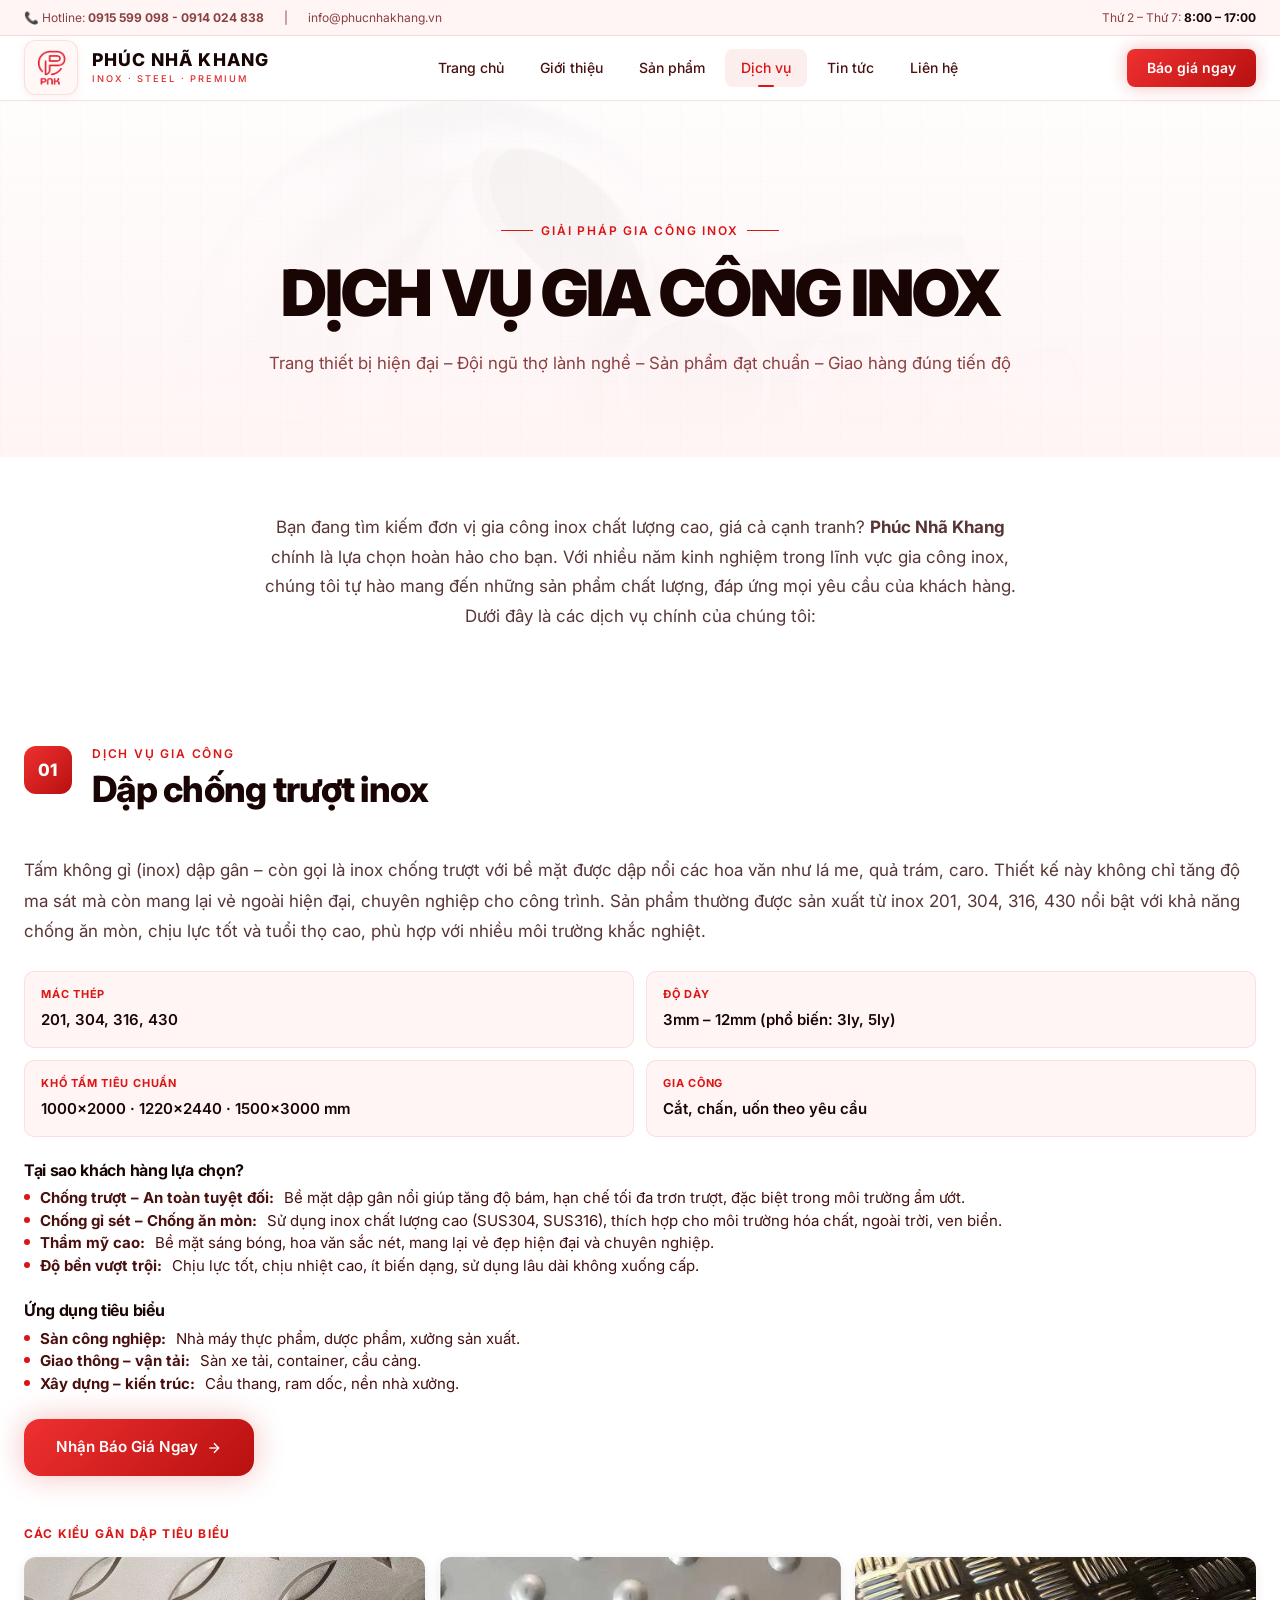
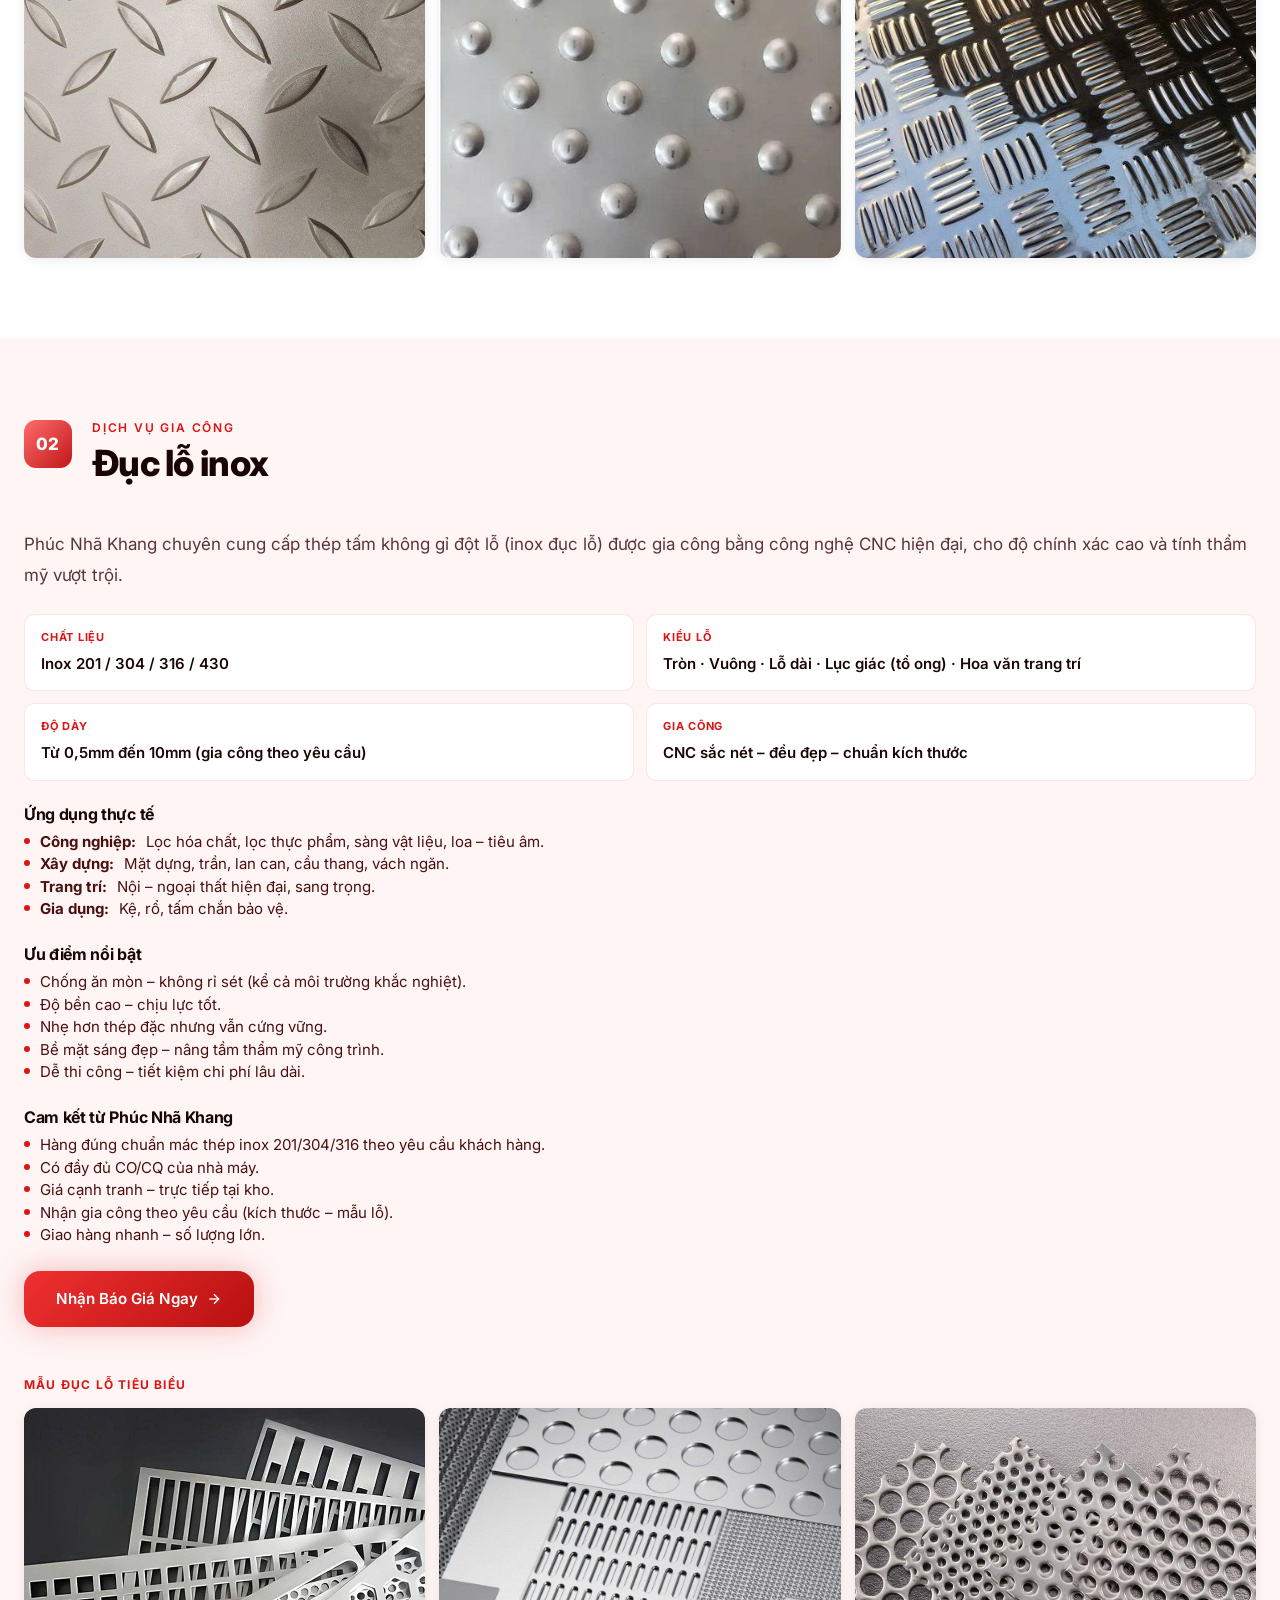
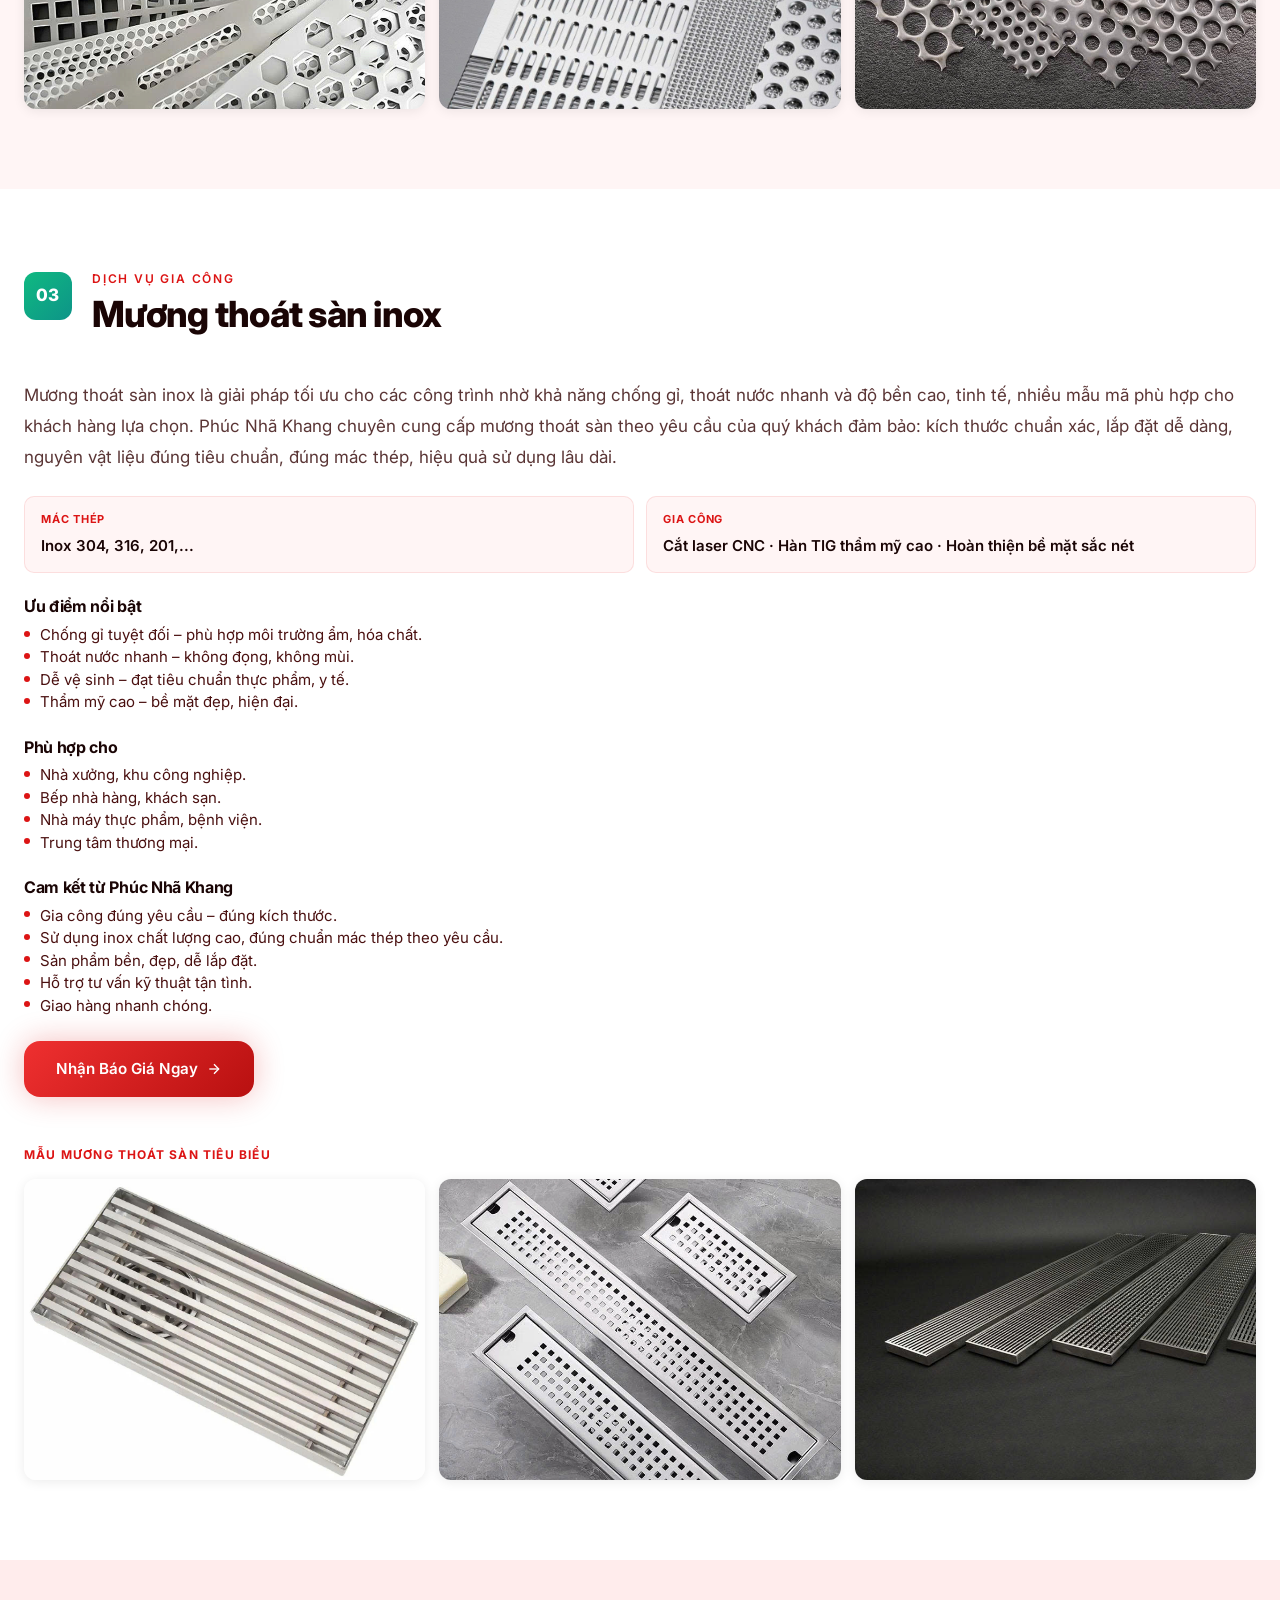
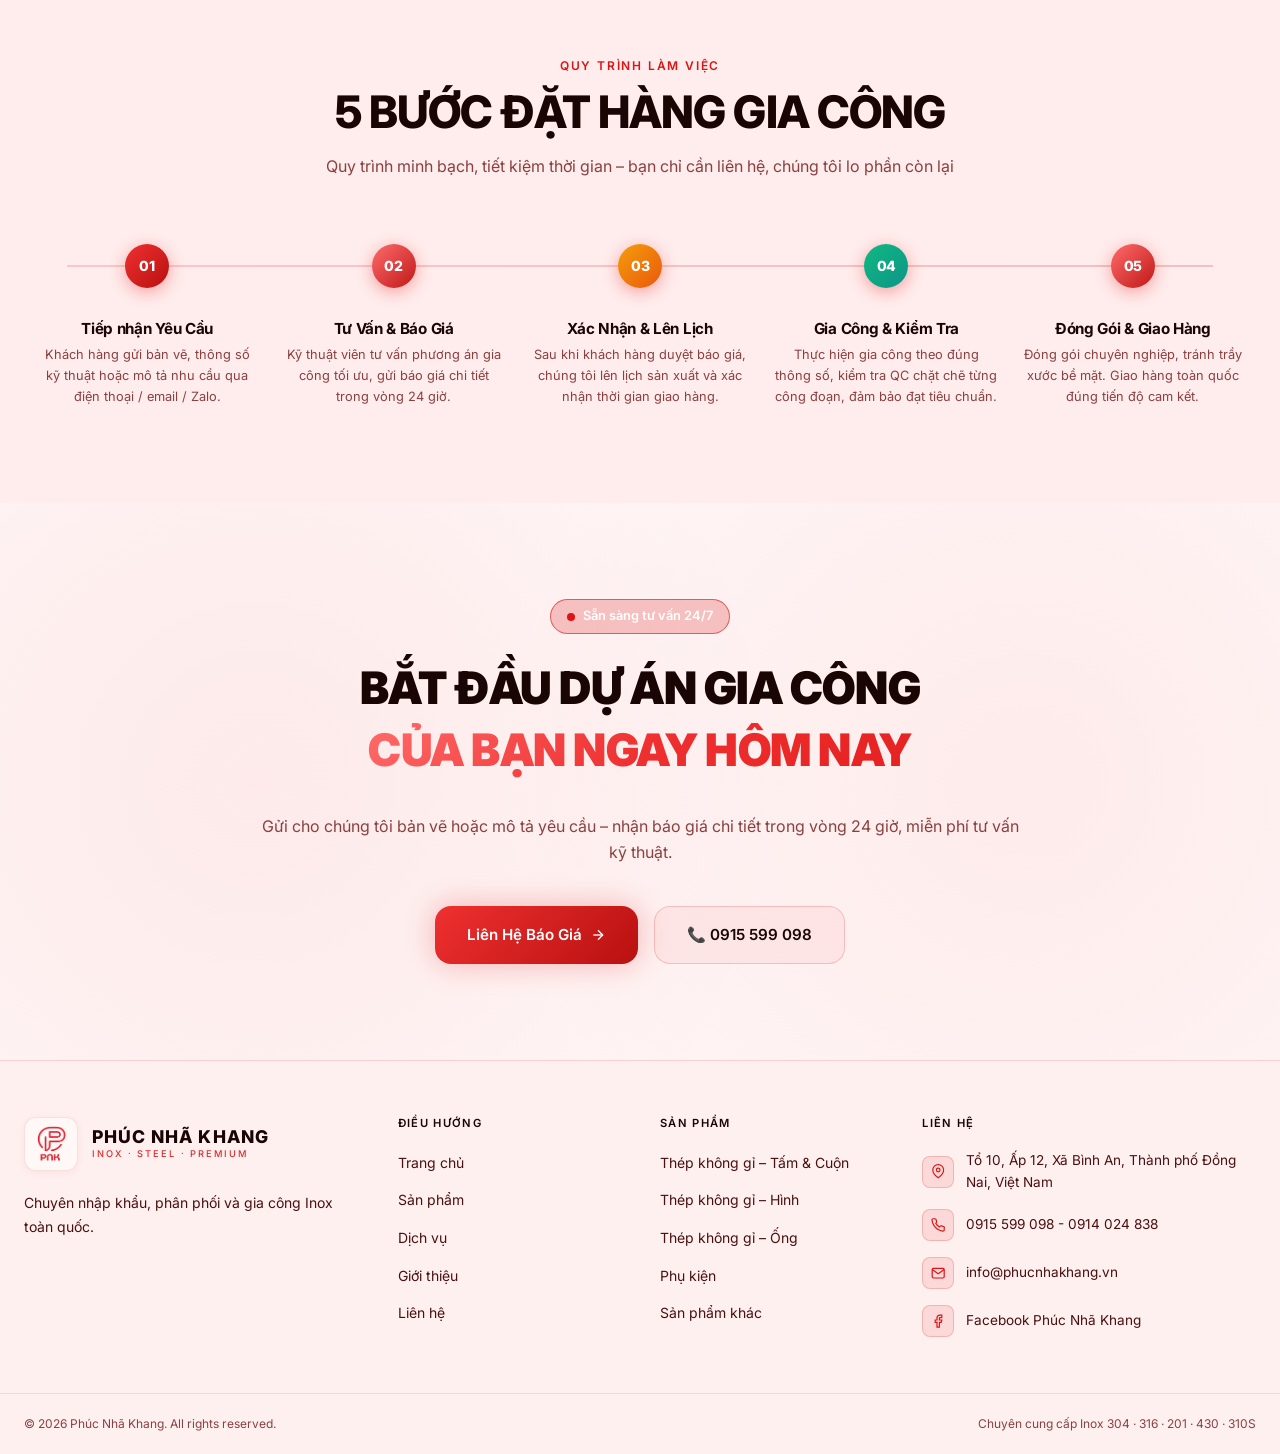
<file: dich-vu/index.html>
<!doctype html>
<html lang="vi" prefix="og: https://ogp.me/ns#">
  <head>
    <meta name="google-adsense-account" content="ca-pub-5685883682552725">
    <script async src="https://pagead2.googlesyndication.com/pagead/js/adsbygoogle.js?client=ca-pub-5685883682552725"
     crossorigin="anonymous"></script>
    <!-- Google tag (gtag.js) -->
    <script async src="https://www.googletagmanager.com/gtag/js?id=G-MB4MPDRBQJ"></script>
    <script>
      window.dataLayer = window.dataLayer || [];
      function gtag() {
        dataLayer.push(arguments);
      }
      gtag('js', new Date());

      gtag('config', 'G-MB4MPDRBQJ');
    </script>
    <meta charset="UTF-8" />
    <meta name="viewport" content="width=device-width, initial-scale=1.0" />

    <title>
      Dịch Vụ Gia Công Inox – Cắt Xẻ, Đột Dập, Đánh Bóng | Phúc Nhã Khang
    </title>
    <meta
      name="description"
      content="Phúc Nhã Khang cung cấp đầy đủ dịch vụ gia công inox: cắt xẻ cuộn, cắt tấm theo kích thước, đột lỗ, uốn gấp, đánh bóng bề mặt. Trang thiết bị hiện đại, giao hàng đúng tiến độ."
    />
    <meta
      name="keywords"
      content="dịch vụ gia công inox, cắt xẻ inox, đột dập inox, uốn gấp inox, đánh bóng inox, gia công inox theo yêu cầu, cắt tấm inox, Phúc Nhã Khang"
    />
    <meta name="robots" content="index, follow" />
    <link rel="canonical" href="https://phucnhakhang.vn/dich-vu" />

    <meta property="og:type" content="website" />
    <meta property="og:locale" content="vi_VN" />
    <meta property="og:url" content="https://phucnhakhang.vn/dich-vu" />
    <meta property="og:site_name" content="Phúc Nhã Khang" />
    <meta
      property="og:title"
      content="Dịch Vụ Gia Công Inox | Phúc Nhã Khang"
    />
    <meta
      property="og:description"
      content="Cắt xẻ, đột dập, uốn gấp, đánh bóng inox – dịch vụ gia công chuyên nghiệp, trang thiết bị hiện đại, đội ngũ lành nghề."
    />
    <meta
      property="og:image"
      content="https://phucnhakhang.vn/assets/img/slide/slide6.png"
    />

    <script type="application/ld+json">
      {
        "@context": "https://schema.org",
        "@type": "Service",
        "name": "Dịch Vụ Gia Công Inox – Phúc Nhã Khang",
        "url": "https://phucnhakhang.vn/dich-vu",
        "provider": {
          "@type": "Organization",
          "name": "Công ty TNHH Phúc Nhã Khang",
          "url": "https://phucnhakhang.vn"
        },
        "description": "Cung cấp dịch vụ gia công inox toàn diện: cắt xẻ cuộn, cắt tấm, đột lỗ, uốn gấp, đánh bóng và gia công theo yêu cầu.",
        "areaServed": "VN",
        "hasOfferCatalog": {
          "@type": "OfferCatalog",
          "name": "Dịch vụ gia công inox",
          "itemListElement": [
            {
              "@type": "Offer",
              "itemOffered": { "@type": "Service", "name": "Cắt xẻ cuộn inox" }
            },
            {
              "@type": "Offer",
              "itemOffered": {
                "@type": "Service",
                "name": "Cắt tấm theo kích thước"
              }
            },
            {
              "@type": "Offer",
              "itemOffered": { "@type": "Service", "name": "Đột lỗ – Đột dập" }
            },
            {
              "@type": "Offer",
              "itemOffered": { "@type": "Service", "name": "Uốn gấp tấm inox" }
            },
            {
              "@type": "Offer",
              "itemOffered": {
                "@type": "Service",
                "name": "Đánh bóng & chải bề mặt"
              }
            },
            {
              "@type": "Offer",
              "itemOffered": {
                "@type": "Service",
                "name": "Gia công theo đơn đặt hàng"
              }
            }
          ]
        }
      }
    </script>

    <link
      rel="icon"
      type="image/png"
      sizes="46x46"
      href="/assets/img/logo.png"
    />
    <link rel="preconnect" href="https://fonts.googleapis.com" />
    <link rel="preconnect" href="https://fonts.gstatic.com" crossorigin />
    <link
      rel="stylesheet"
      href="https://fonts.googleapis.com/css2?family=Inter:wght@400;500;600;700;800;900&display=swap"
    />
    <link rel="stylesheet" href="/css/style.css" />
  </head>
  <body>
    <!-- TOP BAR -->
    <div
      class="topbar"
      role="complementary"
      aria-label="Thông tin liên hệ nhanh"
    >
      <div class="container">
        <div class="topbar__inner">
          <div class="topbar__left">
            <a
              href="tel:0915599098"
              aria-label="Gọi hotline 0915 599 098 - 0914 024 838"
            >
              📞 Hotline: <strong>0915 599 098 - 0914 024 838</strong>
            </a>
            <span aria-hidden="true">|</span>
            <a href="mailto:info@phucnhakhang.vn">info@phucnhakhang.vn</a>
          </div>
          <div>
            Thứ 2 – Thứ 7:
            <strong style="color: var(--text-900)">8:00 – 17:00</strong>
          </div>
        </div>
      </div>
    </div>

    <!-- HEADER -->
    <header class="site-header" role="banner">
      <div class="container">
        <div class="header__inner">
          <a href="/" class="logo" aria-label="Phúc Nhã Khang – Trang chủ">
            <div class="logo__icon" aria-hidden="true">
              <img src="/assets/img/logo.png" alt="Logo Phúc Nhã Khang" />
            </div>
            <div class="logo__text">
              <div class="logo__name">PHÚC NHÃ KHANG</div>
              <div class="logo__tagline">Inox · Steel · Premium</div>
            </div>
          </a>
          <nav class="nav-desktop" aria-label="Điều hướng chính">
            <a href="/">Trang chủ</a>
            <a href="/gioi-thieu">Giới thiệu</a>
            <a href="/san-pham">Sản phẩm</a>
            <a href="/dich-vu" class="active">Dịch vụ</a>
            <a href="/tin-tuc">Tin tức</a>
            <a href="/lien-he">Liên hệ</a>
          </nav>
          <div style="display: flex; align-items: center; gap: 0.75rem">
            <a href="/lien-he" class="btn-nav">Báo giá ngay</a>
            <button
              class="hamburger"
              aria-label="Mở menu"
              aria-expanded="false"
              aria-controls="mobile-menu"
            >
              <span></span><span></span><span></span>
            </button>
          </div>
        </div>
      </div>
      <nav class="nav-mobile" id="mobile-menu" aria-label="Điều hướng mobile">
        <a href="/">Trang chủ</a>
        <a href="/gioi-thieu">Giới thiệu</a>
        <a href="/san-pham">Sản phẩm</a>
        <a href="/dich-vu" class="active">Dịch vụ</a>
        <a href="/tin-tuc">Tin tức</a>
        <a href="/lien-he">Liên hệ</a>
        <a href="/lien-he" class="btn-mobile">Báo giá ngay</a>
      </nav>
    </header>

    <main id="main-content">
      <!-- ═══════════════════════════════════════════════════════
           PAGE HERO
      ═══════════════════════════════════════════════════════ -->
      <section
        class="page-hero"
        aria-label="Dịch vụ gia công inox Phúc Nhã Khang"
      >
        <div class="page-hero__bg" aria-hidden="true">
          <img
            src="/assets/img/slide/slide8.png"
            alt=""
            role="presentation"
            loading="eager"
            fetchpriority="high"
            width="1600"
            height="600"
          />
        </div>
        <div class="page-hero__overlay" aria-hidden="true"></div>
        <div class="page-hero__grid" aria-hidden="true"></div>
        <div class="page-hero__content container">
          <div class="page-hero__label" aria-hidden="true">
            <span class="page-hero__label-line"></span>
            Giải Pháp Gia Công Inox
            <span class="page-hero__label-line"></span>
          </div>
          <h1 class="page-hero__title">DỊCH VỤ GIA CÔNG INOX</h1>
          <p class="page-hero__desc">
            Trang thiết bị hiện đại – Đội ngũ thợ lành nghề – Sản phẩm đạt chuẩn
            – Giao hàng đúng tiến độ
          </p>
          <!-- <div
            class="page-hero__nav"
            style="
              display: flex;
              gap: 0.75rem;
              justify-content: center;
              flex-wrap: wrap;
              margin-top: 1.75rem;
            "
          >
            <a href="#dap-chong-truot" class="sv-hero-pill"
              >01 · Dập Chống Trượt</a
            >
            <a href="#duc-lo" class="sv-hero-pill">02 · Đục Lỗ Inox</a>
            <a href="#muong-thoat-san" class="sv-hero-pill"
              >03 · Mương Thoát Sàn</a
            >
          </div> -->
        </div>
      </section>

      <!-- ═══════════════════════════════════════════════════════
           INTRO
      ═══════════════════════════════════════════════════════ -->
      <section class="sv-intro-section">
        <div class="container">
          <div class="sv-intro-inner fade-up" data-delay="0">
            <p>
              Bạn đang tìm kiếm đơn vị gia công inox chất lượng cao, giá cả cạnh
              tranh? <strong>Phúc Nhã Khang</strong> chính là lựa chọn hoàn hảo
              cho bạn. Với nhiều năm kinh nghiệm trong lĩnh vực gia công inox,
              chúng tôi tự hào mang đến những sản phẩm chất lượng, đáp ứng mọi
              yêu cầu của khách hàng.
            </p>
            <p>Dưới đây là các dịch vụ chính của chúng tôi:</p>
          </div>
        </div>
      </section>

      <!-- ═══════════════════════════════════════════════════════
           SERVICE 1 — DẬP CHỐNG TRƯỢT
      ═══════════════════════════════════════════════════════ -->
      <section
        class="sv-detail-section"
        id="dap-chong-truot"
        aria-labelledby="sv1-heading"
      >
        <div class="container">
          <div class="sv-detail-header fade-up" data-delay="0">
            <div class="sv-detail-num grad-sky">01</div>
            <div>
              <span class="section-eyebrow">Dịch vụ gia công</span>
              <h2 id="sv1-heading">Dập chống trượt inox</h2>
            </div>
          </div>

          <!-- Main 2-col grid -->
          <div class="sv-detail-grid fade-up" data-delay="0.1">
            <!-- Info column -->
            <div class="sv-detail-info">
              <p class="sv-detail-desc">
                Tấm không gỉ (inox) dập gân – còn gọi là inox chống trượt với bề mặt được dập nổi các hoa văn như lá me, quả trám, caro. Thiết kế này không chỉ tăng độ ma sát mà còn mang lại vẻ ngoài hiện đại, chuyên nghiệp cho công trình. Sản phẩm thường được sản xuất từ inox 201, 304, 316, 430 nổi bật với khả năng chống ăn mòn, chịu lực tốt và tuổi thọ cao, phù hợp với nhiều môi trường khắc nghiệt.
              </p>

              <!-- Specs -->
              <div class="sv-specs-row">
                <div class="sv-spec-item">
                  <span class="sv-spec-label">Mác thép</span>
                  <span class="sv-spec-value">201, 304, 316, 430</span>
                </div>
                <div class="sv-spec-item">
                  <span class="sv-spec-label">Độ dày</span>
                  <span class="sv-spec-value">3mm – 12mm (phổ biến: 3ly, 5ly)</span>
                </div>
                <div class="sv-spec-item">
                  <span class="sv-spec-label">Khổ tấm tiêu chuẩn</span>
                  <span class="sv-spec-value">1000×2000 · 1220×2440 · 1500×3000 mm</span>
                </div>
                <div class="sv-spec-item">
                  <span class="sv-spec-label">Gia công</span>
                  <span class="sv-spec-value">Cắt, chấn, uốn theo yêu cầu</span>
                </div>
              </div>

              <!-- Why choose -->
              <div class="sv-apps-list">
                <h4>Tại sao khách hàng lựa chọn?</h4>
                <ul>
                  <li><strong>Chống trượt – An toàn tuyệt đối:</strong> Bề mặt dập gân nổi giúp tăng độ bám, hạn chế tối đa trơn trượt, đặc biệt trong môi trường ẩm ướt.</li>
                  <li><strong>Chống gỉ sét – Chống ăn mòn:</strong> Sử dụng inox chất lượng cao (SUS304, SUS316), thích hợp cho môi trường hóa chất, ngoài trời, ven biển.</li>
                  <li><strong>Thẩm mỹ cao:</strong> Bề mặt sáng bóng, hoa văn sắc nét, mang lại vẻ đẹp hiện đại và chuyên nghiệp.</li>
                  <li><strong>Độ bền vượt trội:</strong> Chịu lực tốt, chịu nhiệt cao, ít biến dạng, sử dụng lâu dài không xuống cấp.</li>
                </ul>
              </div>

              <!-- Applications -->
              <div class="sv-apps-list">
                <h4>Ứng dụng tiêu biểu</h4>
                <ul>
                  <li><strong>Sàn công nghiệp:</strong> Nhà máy thực phẩm, dược phẩm, xưởng sản xuất.</li>
                  <li><strong>Giao thông – vận tải:</strong> Sàn xe tải, container, cầu cảng.</li>
                  <li><strong>Xây dựng – kiến trúc:</strong> Cầu thang, ram dốc, nền nhà xưởng.</li>
                </ul>
              </div>

              <a href="/lien-he" class="btn-primary sv-detail-cta">
                Nhận Báo Giá Ngay
                <svg
                  aria-hidden="true"
                  width="16"
                  height="16"
                  fill="none"
                  stroke="currentColor"
                  stroke-width="2"
                  viewBox="0 0 24 24"
                >
                  <line x1="5" y1="12" x2="19" y2="12" />
                  <polyline points="12 5 19 12 12 19" />
                </svg>
              </a>
            </div>
          </div>

          <!-- 3-image gallery — kiểu gân -->
          <div class="sv-gallery fade-up" data-delay="0.1">
            <div class="sv-gallery-label">Các kiểu gân dập tiêu biểu</div>
            <div class="sv-gallery-grid sv-gallery-grid--3">
              <div class="sv-gallery-item">
                <img
                  src="/assets/img/products/tam-chong-truot-duc.png"
                  alt="Kiểu gân dập inox 1"
                  loading="lazy"
                  width="600"
                  height="400"
                />
                <!-- <span class="sv-gallery-item__caption">Gân sọc thẳng</span> -->
              </div>
              <div class="sv-gallery-item">
                <img
                  src="/assets/img/manufacturing/chong-truot-2.png"
                  alt="Kiểu gân dập inox 2 – gân lưng cá"
                  loading="lazy"
                  width="600"
                  height="400"
                />
                <!-- <span class="sv-gallery-item__caption">Gân lưng cá</span> -->
              </div>
              <div class="sv-gallery-item">
                <img
                  src="/assets/img/manufacturing/chong-truot-3.png"
                  alt="Kiểu gân dập inox 3 – Inox nhám 5 hoa"
                  loading="lazy"
                  width="600"
                  height="400"
                />
                <!-- <span class="sv-gallery-item__caption">Gân bi tròn</span> -->
              </div>
            </div>
          </div>
        </div>
      </section>

      <!-- ═══════════════════════════════════════════════════════
           SERVICE 2 — ĐỤC LỖ INOX
      ═══════════════════════════════════════════════════════ -->
      <section
        class="sv-detail-section sv-detail-section--alt"
        id="duc-lo"
        aria-labelledby="sv2-heading"
      >
        <div class="container">
          <div class="sv-detail-header fade-up" data-delay="0">
            <div class="sv-detail-num grad-violet">02</div>
            <div>
              <span class="section-eyebrow">Dịch vụ gia công</span>
              <h2 id="sv2-heading">Đục lỗ inox</h2>
            </div>
          </div>

          <div
            class="sv-detail-grid sv-detail-grid--reverse fade-up"
            data-delay="0.1"
          >
            <!-- Info column -->
            <div class="sv-detail-info">
              <p class="sv-detail-desc">
                Phúc Nhã Khang chuyên cung cấp thép tấm không gỉ đột lỗ (inox đục lỗ) được gia công bằng công nghệ CNC hiện đại, cho độ chính xác cao và tính thẩm mỹ vượt trội.
              </p>

              <!-- Specs -->
              <div class="sv-specs-row">
                <div class="sv-spec-item">
                  <span class="sv-spec-label">Chất liệu</span>
                  <span class="sv-spec-value">Inox 201 / 304 / 316 / 430</span>
                </div>
                <div class="sv-spec-item">
                  <span class="sv-spec-label">Kiểu lỗ</span>
                  <span class="sv-spec-value">Tròn · Vuông · Lỗ dài · Lục giác (tổ ong) · Hoa văn trang trí</span>
                </div>
                <div class="sv-spec-item">
                  <span class="sv-spec-label">Độ dày</span>
                  <span class="sv-spec-value">Từ 0,5mm đến 10mm (gia công theo yêu cầu)</span>
                </div>
                <div class="sv-spec-item">
                  <span class="sv-spec-label">Gia công</span>
                  <span class="sv-spec-value">CNC sắc nét – đều đẹp – chuẩn kích thước</span>
                </div>
              </div>

              <!-- Applications -->
              <div class="sv-apps-list">
                <h4>Ứng dụng thực tế</h4>
                <ul>
                  <li><strong>Công nghiệp:</strong> Lọc hóa chất, lọc thực phẩm, sàng vật liệu, loa – tiêu âm.</li>
                  <li><strong>Xây dựng:</strong> Mặt dựng, trần, lan can, cầu thang, vách ngăn.</li>
                  <li><strong>Trang trí:</strong> Nội – ngoại thất hiện đại, sang trọng.</li>
                  <li><strong>Gia dụng:</strong> Kệ, rổ, tấm chắn bảo vệ.</li>
                </ul>
              </div>

              <!-- Advantages -->
              <div class="sv-apps-list">
                <h4>Ưu điểm nổi bật</h4>
                <ul>
                  <li>Chống ăn mòn – không rỉ sét (kể cả môi trường khắc nghiệt).</li>
                  <li>Độ bền cao – chịu lực tốt.</li>
                  <li>Nhẹ hơn thép đặc nhưng vẫn cứng vững.</li>
                  <li>Bề mặt sáng đẹp – nâng tầm thẩm mỹ công trình.</li>
                  <li>Dễ thi công – tiết kiệm chi phí lâu dài.</li>
                </ul>
              </div>

              <!-- Commitment -->
              <div class="sv-apps-list">
                <h4>Cam kết từ Phúc Nhã Khang</h4>
                <ul>
                  <li>Hàng đúng chuẩn mác thép inox 201/304/316 theo yêu cầu khách hàng.</li>
                  <li>Có đầy đủ CO/CQ của nhà máy.</li>
                  <li>Giá cạnh tranh – trực tiếp tại kho.</li>
                  <li>Nhận gia công theo yêu cầu (kích thước – mẫu lỗ).</li>
                  <li>Giao hàng nhanh – số lượng lớn.</li>
                </ul>
              </div>

              <a href="/lien-he" class="btn-primary sv-detail-cta">
                Nhận Báo Giá Ngay
                <svg
                  aria-hidden="true"
                  width="16"
                  height="16"
                  fill="none"
                  stroke="currentColor"
                  stroke-width="2"
                  viewBox="0 0 24 24"
                >
                  <line x1="5" y1="12" x2="19" y2="12" />
                  <polyline points="12 5 19 12 12 19" />
                </svg>
              </a>
            </div>
          </div>

          <!-- 3-image gallery -->
          <div class="sv-gallery fade-up" data-delay="0.1">
            <div class="sv-gallery-label">Mẫu đục lỗ tiêu biểu</div>
            <div class="sv-gallery-grid sv-gallery-grid--3">
              <div class="sv-gallery-item">
                <img
                  src="/assets/img/manufacturing/duc-lo-1.png"
                  alt="Tấm inox đục lỗ hoa văn CNC – Phúc Nhã Khang"
                  loading="lazy"
                  width="600"
                  height="400"
                />
              </div>
              <div class="sv-gallery-item">
                <img
                  src="/assets/img/manufacturing/duc-lo-2.png"
                  alt="Tấm inox đục lỗ tròn hàng loạt – ray lọc"
                  loading="lazy"
                  width="600"
                  height="400"
                />
              </div>
              <div class="sv-gallery-item">
                <img
                  src="/assets/img/manufacturing/duc-lo-3.png"
                  alt="Tấm inox đục lỗ hoa văn CNC trang trí nội thất"
                  loading="lazy"
                  width="600"
                  height="400"
                />
              </div>
            </div>
          </div>
        </div>
      </section>

      <!-- ═══════════════════════════════════════════════════════
           SERVICE 3 — MƯƠNG THOÁT SÀN
      ═══════════════════════════════════════════════════════ -->
      <section
        class="sv-detail-section"
        id="muong-thoat-san"
        aria-labelledby="sv3-heading"
      >
        <div class="container">
          <div class="sv-detail-header fade-up" data-delay="0">
            <div class="sv-detail-num grad-emerald">03</div>
            <div>
              <span class="section-eyebrow">Dịch vụ gia công</span>
              <h2 id="sv3-heading">Mương thoát sàn inox</h2>
            </div>
          </div>

          <div class="sv-detail-grid fade-up" data-delay="0.1">
            <!-- Info column -->
            <div class="sv-detail-info">
              <p class="sv-detail-desc">
                Mương thoát sàn inox là giải pháp tối ưu cho các công trình nhờ khả năng chống gỉ, thoát nước nhanh và độ bền cao, tinh tế, nhiều mẫu mã phù hợp cho khách hàng lựa chọn. Phúc Nhã Khang chuyên cung cấp mương thoát sàn theo yêu cầu của quý khách đảm bảo: kích thước chuẩn xác, lắp đặt dễ dàng, nguyên vật liệu đúng tiêu chuẩn, đúng mác thép, hiệu quả sử dụng lâu dài.
              </p>

              <!-- Specs -->
              <div class="sv-specs-row">
                <div class="sv-spec-item">
                  <span class="sv-spec-label">Mác thép</span>
                  <span class="sv-spec-value">Inox 304, 316, 201,...</span>
                </div>
                <div class="sv-spec-item">
                  <span class="sv-spec-label">Gia công</span>
                  <span class="sv-spec-value">Cắt laser CNC · Hàn TIG thẩm mỹ cao · Hoàn thiện bề mặt sắc nét</span>
                </div>
              </div>

              <!-- Advantages -->
              <div class="sv-apps-list">
                <h4>Ưu điểm nổi bật</h4>
                <ul>
                  <li>Chống gỉ tuyệt đối – phù hợp môi trường ẩm, hóa chất.</li>
                  <li>Thoát nước nhanh – không đọng, không mùi.</li>
                  <li>Dễ vệ sinh – đạt tiêu chuẩn thực phẩm, y tế.</li>
                  <li>Thẩm mỹ cao – bề mặt đẹp, hiện đại.</li>
                </ul>
              </div>

              <!-- Applications -->
              <div class="sv-apps-list">
                <h4>Phù hợp cho</h4>
                <ul>
                  <li>Nhà xưởng, khu công nghiệp.</li>
                  <li>Bếp nhà hàng, khách sạn.</li>
                  <li>Nhà máy thực phẩm, bệnh viện.</li>
                  <li>Trung tâm thương mại.</li>
                </ul>
              </div>

              <!-- Commitment -->
              <div class="sv-apps-list">
                <h4>Cam kết từ Phúc Nhã Khang</h4>
                <ul>
                  <li>Gia công đúng yêu cầu – đúng kích thước.</li>
                  <li>Sử dụng inox chất lượng cao, đúng chuẩn mác thép theo yêu cầu.</li>
                  <li>Sản phẩm bền, đẹp, dễ lắp đặt.</li>
                  <li>Hỗ trợ tư vấn kỹ thuật tận tình.</li>
                  <li>Giao hàng nhanh chóng.</li>
                </ul>
              </div>

              <a href="/lien-he" class="btn-primary sv-detail-cta">
                Nhận Báo Giá Ngay
                <svg
                  aria-hidden="true"
                  width="16"
                  height="16"
                  fill="none"
                  stroke="currentColor"
                  stroke-width="2"
                  viewBox="0 0 24 24"
                >
                  <line x1="5" y1="12" x2="19" y2="12" />
                  <polyline points="12 5 19 12 12 19" />
                </svg>
              </a>
            </div>
          </div>

          <!-- 3-image gallery -->
          <div class="sv-gallery fade-up" data-delay="0.1">
            <div class="sv-gallery-label">Mẫu mương thoát sàn tiêu biểu</div>
            <div class="sv-gallery-grid sv-gallery-grid--3">
              <div class="sv-gallery-item">
                <img
                  src="/assets/img/manufacturing/muong-thoat-san-1.png"
                  alt="Mương thoát sàn inox gân thẳng"
                  loading="lazy"
                  width="600"
                  height="400"
                />
                <!-- <span class="sv-gallery-item__caption">Mương gân thẳng</span> -->
              </div>
              <div class="sv-gallery-item">
                <img
                  src="/assets/img/manufacturing/muong-thoat-san-2.png"
                  alt="Mương thoát sàn inox dài chạy sảnh"
                  loading="lazy"
                  width="600"
                  height="400"
                />
                <!-- <span class="sv-gallery-item__caption"
                  >Mương dài chạy sảnh</span -->
                >
              </div>
              <div class="sv-gallery-item">
                <img
                  src="/assets/img/manufacturing/muong-thoat-san-3.png"
                  alt="Mương thoát sàn inox vuông âm sàn"
                  loading="lazy"
                  width="600"
                  height="400"
                />
                <!-- <span class="sv-gallery-item__caption">Mương vuông âm sàn</span> -->
              </div>
            </div>
          </div>
        </div>
      </section>

      <!-- ═══════════════════════════════════════════════════════
           QUI TRÌNH LÀM VIỆC
      ═══════════════════════════════════════════════════════ -->
      <section class="process-section" aria-labelledby="process-heading">
        <div class="container">
          <header class="features-header fade-up" data-delay="0">
            <span class="section-eyebrow">Quy trình làm việc</span>
            <h2 id="process-heading">5 BƯỚC ĐẶT HÀNG GIA CÔNG</h2>
            <p>
              Quy trình minh bạch, tiết kiệm thời gian – bạn chỉ cần liên hệ,
              chúng tôi lo phần còn lại
            </p>
          </header>

          <div class="process-steps">
            <div class="process-step fade-up" data-delay="0">
              <div class="process-step__badge grad-sky">
                <span>01</span>
              </div>
              <div class="process-step__connector" aria-hidden="true"></div>
              <div class="process-step__body">
                <h3>Tiếp nhận Yêu Cầu</h3>
                <p>
                  Khách hàng gửi bản vẽ, thông số kỹ thuật hoặc mô tả nhu cầu
                  qua điện thoại / email / Zalo.
                </p>
              </div>
            </div>

            <div class="process-step fade-up" data-delay="0.1">
              <div class="process-step__badge grad-violet">
                <span>02</span>
              </div>
              <div class="process-step__connector" aria-hidden="true"></div>
              <div class="process-step__body">
                <h3>Tư Vấn & Báo Giá</h3>
                <p>
                  Kỹ thuật viên tư vấn phương án gia công tối ưu, gửi báo giá
                  chi tiết trong vòng 24 giờ.
                </p>
              </div>
            </div>

            <div class="process-step fade-up" data-delay="0.2">
              <div class="process-step__badge grad-amber">
                <span>03</span>
              </div>
              <div class="process-step__connector" aria-hidden="true"></div>
              <div class="process-step__body">
                <h3>Xác Nhận & Lên Lịch</h3>
                <p>
                  Sau khi khách hàng duyệt báo giá, chúng tôi lên lịch sản xuất
                  và xác nhận thời gian giao hàng.
                </p>
              </div>
            </div>

            <div class="process-step fade-up" data-delay="0.3">
              <div class="process-step__badge grad-emerald">
                <span>04</span>
              </div>
              <div class="process-step__connector" aria-hidden="true"></div>
              <div class="process-step__body">
                <h3>Gia Công & Kiểm Tra</h3>
                <p>
                  Thực hiện gia công theo đúng thông số, kiểm tra QC chặt chẽ
                  từng công đoạn, đảm bảo đạt tiêu chuẩn.
                </p>
              </div>
            </div>

            <div class="process-step fade-up" data-delay="0.3">
              <div class="process-step__badge grad-rose">
                <span>05</span>
              </div>
              <div class="process-step__connector" aria-hidden="true"></div>
              <div class="process-step__body">
                <h3>Đóng Gói & Giao Hàng</h3>
                <p>
                  Đóng gói chuyên nghiệp, tránh trầy xước bề mặt. Giao hàng toàn
                  quốc đúng tiến độ cam kết.
                </p>
              </div>
            </div>
          </div>
        </div>
      </section>

      <!-- ═══════════════════════════════════════════════════════
           CTA
      ═══════════════════════════════════════════════════════ -->
      <section class="cta-section" aria-labelledby="cta-heading">
        <div class="cta-section__glow" aria-hidden="true"></div>
        <div class="container">
          <div class="cta-section__inner fade-up" data-delay="0">
            <div class="badge">
              <span class="badge__dot"></span>
              Sẵn sàng tư vấn 24/7
            </div>
            <h2 id="cta-heading" class="cta-section__title">
              BẮT ĐẦU DỰ ÁN GIA CÔNG<br />
              <span class="grad-text">CỦA BẠN NGAY HÔM NAY</span>
            </h2>
            <p class="cta-section__subtitle">
              Gửi cho chúng tôi bản vẽ hoặc mô tả yêu cầu – nhận báo giá chi
              tiết trong vòng 24 giờ, miễn phí tư vấn kỹ thuật.
            </p>
            <div class="cta-section__actions">
              <a href="/lien-he" class="btn-primary">
                Liên Hệ Báo Giá
                <svg
                  aria-hidden="true"
                  width="16"
                  height="16"
                  fill="none"
                  stroke="currentColor"
                  stroke-width="2"
                  viewBox="0 0 24 24"
                >
                  <line x1="5" y1="12" x2="19" y2="12" />
                  <polyline points="12 5 19 12 12 19" />
                </svg>
              </a>
              <a href="tel:0915599098" class="btn-outline"> 📞 0915 599 098 </a>
            </div>
          </div>
        </div>
      </section>
    </main>

    <!-- FOOTER -->
    <footer class="site-footer" role="contentinfo">
      <div class="container">
        <div class="footer-main">
          <div class="footer-brand">
            <a href="/" class="logo" aria-label="Phúc Nhã Khang">
              <div class="logo__icon" aria-hidden="true">
                <img src="/assets/img/logo.png" alt="Logo Phúc Nhã Khang" />
              </div>
              <div>
                <div class="logo__name">PHÚC NHÃ KHANG</div>
                <div class="logo__tagline">Inox · Steel · Premium</div>
              </div>
            </a>
            <p>Chuyên nhập khẩu, phân phối và gia công Inox toàn quốc.</p>
          </div>

          <nav class="footer-col" aria-label="Điều hướng footer">
            <h4>Điều hướng</h4>
            <ul class="footer-links">
              <li><a href="/">Trang chủ</a></li>
              <li><a href="/san-pham">Sản phẩm</a></li>
              <li><a href="/dich-vu">Dịch vụ</a></li>
              <li><a href="/gioi-thieu">Giới thiệu</a></li>
              <li><a href="/lien-he">Liên hệ</a></li>
            </ul>
          </nav>

          <!-- Products -->
          <div class="footer-col">
            <h4>Sản phẩm</h4>
            <ul class="footer-links">
              <li>
                <a href="/san-pham#tam">Thép không gỉ – Tấm &amp; Cuộn</a>
              </li>
              <li><a href="/san-pham#hinh">Thép không gỉ – Hình</a></li>
              <li><a href="/san-pham#ong">Thép không gỉ – Ống</a></li>
              <li><a href="/san-pham#phukien">Phụ kiện</a></li>
              <li><a href="/san-pham#dacbiet">Sản phẩm khác</a></li>
            </ul>
          </div>

          <address class="footer-col" style="font-style: normal">
            <h4>Liên Hệ</h4>
            <ul class="footer-contact-list">
              <li class="footer-contact-item">
                <div class="footer-contact-item__icon" aria-hidden="true">
                  <svg viewBox="0 0 24 24">
                    <path d="M21 10c0 7-9 13-9 13s-9-6-9-13a9 9 0 0 1 18 0z" />
                    <circle cx="12" cy="10" r="3" />
                  </svg>
                </div>
                <span>Tổ 10, Ấp 12, Xã Bình An, Thành phố Đồng Nai, Việt Nam</span>
              </li>
              <li class="footer-contact-item">
                <div class="footer-contact-item__icon" aria-hidden="true">
                  <svg viewBox="0 0 24 24">
                    <path
                      d="M22 16.92v3a2 2 0 0 1-2.18 2 19.79 19.79 0 0 1-8.63-3.07A19.5 19.5 0 0 1 4.69 12a19.79 19.79 0 0 1-3.07-8.67A2 2 0 0 1 3.6 1.29h3a2 2 0 0 1 2 1.72 12.84 12.84 0 0 0 .7 2.81 2 2 0 0 1-.45 2.11L8.09 8.91a16 16 0 0 0 6 6l1.27-1.27a2 2 0 0 1 2.11-.45 12.84 12.84 0 0 0 2.81.7A2 2 0 0 1 22 16.92z"
                    />
                  </svg>
                </div>
                <a href="tel:0915599098">0915 599 098 - 0914 024 838</a>
              </li>
              <li class="footer-contact-item">
                <div class="footer-contact-item__icon" aria-hidden="true">
                  <svg viewBox="0 0 24 24">
                    <path
                      d="M4 4h16c1.1 0 2 .9 2 2v12c0 1.1-.9 2-2 2H4c-1.1 0-2-.9-2-2V6c0-1.1.9-2 2-2z"
                    />
                    <polyline points="22,6 12,13 2,6" />
                  </svg>
                </div>
                <a href="mailto:info@phucnhakhang.vn">info@phucnhakhang.vn</a>
              </li>
              <li class="footer-contact-item">
                <div class="footer-contact-item__icon" aria-hidden="true">
                  <svg viewBox="0 0 24 24">
                    <path d="M18 2h-3a5 5 0 0 0-5 5v3H7v4h3v8h4v-8h3l1-4h-4V7a1 1 0 0 1 1-1h3z"/>
                  </svg>
                </div>
                <a href="https://www.facebook.com/share/18VFPzzHsW/" target="_blank" rel="noopener noreferrer">Facebook Phúc Nhã Khang</a>
              </li>
            </ul>
          </address>
        </div>
      </div>

      <div class="footer-bottom">
        <div class="container">
          <div class="footer-bottom__inner">
            <p>© 2026 Phúc Nhã Khang. All rights reserved.</p>
            <p>Chuyên cung cấp Inox 304 · 316 · 201 · 430 · 310S</p>
          </div>
        </div>
      </div>
    </footer>

    <script src="/assets/js/main.js" defer></script>
  </body>
</html>
</file>
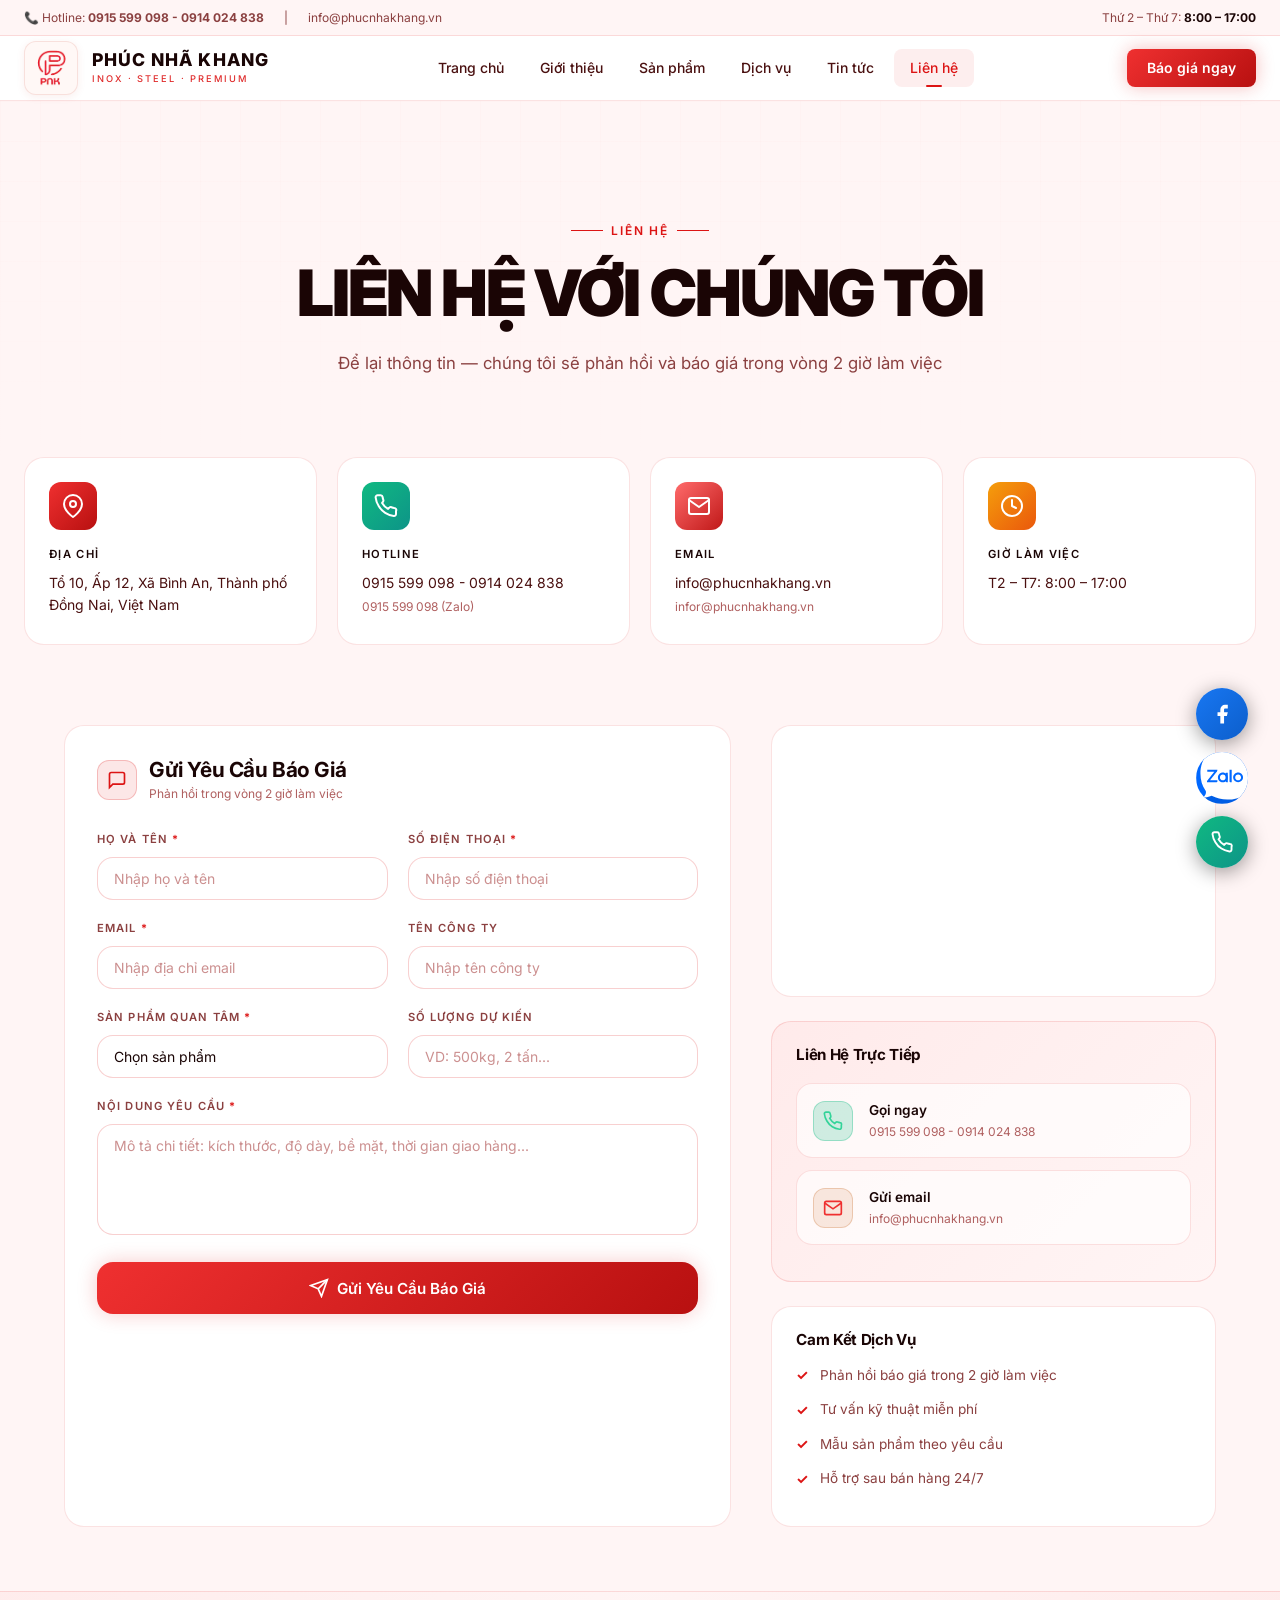
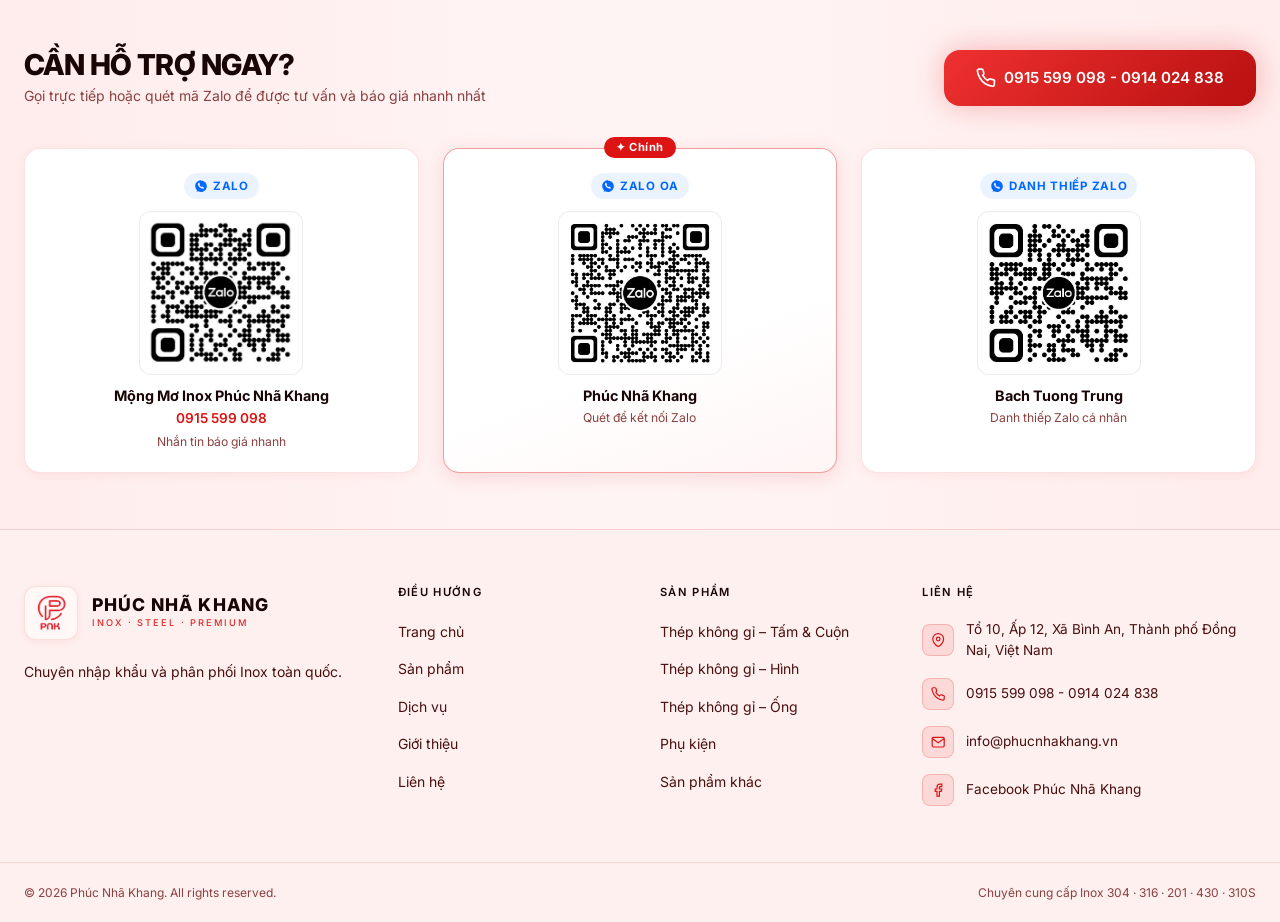
<file: lien-he/index.html>
<!doctype html>
<html lang="vi" prefix="og: https://ogp.me/ns#">
  <head>
    <meta name="google-adsense-account" content="ca-pub-5685883682552725">
    <script async src="https://pagead2.googlesyndication.com/pagead/js/adsbygoogle.js?client=ca-pub-5685883682552725"
     crossorigin="anonymous"></script>
    <!-- Google tag (gtag.js) -->
    <script async src="https://www.googletagmanager.com/gtag/js?id=G-MB4MPDRBQJ"></script>
    <script>
      window.dataLayer = window.dataLayer || [];
      function gtag() {
        dataLayer.push(arguments);
      }
      gtag('js', new Date());

      gtag('config', 'G-MB4MPDRBQJ');
    </script>
    <meta charset="UTF-8" />
    <meta name="viewport" content="width=device-width, initial-scale=1.0" />

    <title>Liên Hệ Báo Giá Inox – Phúc Nhã Khang | Phản Hồi Trong 2 Giờ</title>
    <meta
      name="description"
      content="Liên hệ Phúc Nhã Khang để báo giá inox 304, 316, 201, 430, 310S. Hotline 0915 599 098 - 0914 024 838. Địa chỉ: Tổ 10, Ấp 12, xã Bình An, Thành phố Đồng Nai, Việt Nam. Phản hồi trong 2 giờ làm việc."
    />
    <meta
      name="keywords"
      content="liên hệ Phúc Nhã Khang, báo giá inox, mua inox tphcm, hotline inox, địa chỉ kho inox, yêu cầu báo giá inox"
    />
    <meta name="robots" content="index, follow" />
    <link rel="canonical" href="https://phucnhakhang.vn/lien-he" />

    <meta property="og:type" content="website" />
    <meta property="og:locale" content="vi_VN" />
    <meta property="og:url" content="https://phucnhakhang.vn/lien-he" />
    <meta property="og:site_name" content="Phúc Nhã Khang" />
    <meta property="og:title" content="Liên Hệ Báo Giá Inox – Phúc Nhã Khang" />
    <meta
      property="og:description"
      content="Gửi yêu cầu báo giá inox. Phản hồi trong 2 giờ làm việc. Hotline: 0915 599 098 - 0914 024 838."
    />
    <meta
      property="og:image"
      content="https://phucnhakhang.vn/img/og-contact.jpg"
    />

    <script type="application/ld+json">
      {
        "@context": "https://schema.org",
        "@type": "ContactPage",
        "url": "https://phucnhakhang.vn/lien-he",
        "name": "Liên Hệ – Phúc Nhã Khang",
        "description": "Gửi yêu cầu báo giá và liên hệ với đội ngũ Phúc Nhã Khang",
        "mainEntity": {
          "@type": "LocalBusiness",
          "name": "Công ty TNHH Phúc Nhã Khang",
          "telephone": "+84915599098",
          "email": "info@phucnhakhang.vn",
          "address": {
            "@type": "PostalAddress",
            "streetAddress": "Tổ 10, Ấp 12, xã Bình An ",
            "addressLocality": "",
            "addressRegion": "Thành phố Đồng Nai, Việt Nam",
            "addressCountry": "VN"
          }
        }
      }
    </script>

    <link
      rel="icon"
      type="image/png"
      sizes="46x46"
      href="/assets/img/logo.png"
    />
    <link rel="preconnect" href="https://fonts.googleapis.com" />
    <link rel="preconnect" href="https://fonts.gstatic.com" crossorigin />
    <link
      rel="stylesheet"
      href="https://fonts.googleapis.com/css2?family=Inter:wght@400;500;600;700;800;900&display=swap"
    />
    <link rel="stylesheet" href="/css/style.css" />
  </head>
  <body>
    <!-- TOP BAR -->
    <div class="topbar" role="complementary">
      <div class="container">
        <div class="topbar__inner">
          <div class="topbar__left">
            <a href="tel:0915599098"
              >📞 Hotline: <strong>0915 599 098 - 0914 024 838</strong></a
            >
            <span aria-hidden="true">|</span>
            <a href="mailto:info@phucnhakhang.vn">info@phucnhakhang.vn</a>
          </div>
          <div>
            Thứ 2 – Thứ 7:
            <strong style="color: var(--text-900)">8:00 – 17:00</strong>
          </div>
        </div>
      </div>
    </div>

    <!-- HEADER -->
    <header class="site-header" role="banner">
      <div class="container">
        <div class="header__inner">
          <a href="/" class="logo" aria-label="Phúc Nhã Khang – Trang chủ">
            <div class="logo__icon" aria-hidden="true">
              <img src="/assets/img/logo.png" alt="Logo Phúc Nhã Khang" />
            </div>
            <div class="logo__text">
              <div class="logo__name">PHÚC NHÃ KHANG</div>
              <div class="logo__tagline">Inox · Steel · Premium</div>
            </div>
          </a>
          <nav class="nav-desktop" aria-label="Điều hướng chính">
            <a href="/">Trang chủ</a>
            <a href="/gioi-thieu">Giới thiệu</a>
            <a href="/san-pham">Sản phẩm</a>
            <a href="/dich-vu">Dịch vụ</a>
            <a href="/tin-tuc">Tin tức</a>
            <a href="/lien-he" class="active">Liên hệ</a>
          </nav>
          <div style="display: flex; align-items: center; gap: 0.75rem">
            <a href="/lien-he" class="btn-nav">Báo giá ngay</a>
            <button
              class="hamburger"
              aria-label="Mở menu"
              aria-expanded="false"
              aria-controls="mobile-menu"
            >
              <span></span><span></span><span></span>
            </button>
          </div>
        </div>
      </div>
      <nav class="nav-mobile" id="mobile-menu" aria-label="Điều hướng mobile">
        <a href="/">Trang chủ</a>
        <a href="/gioi-thieu">Giới thiệu</a>
        <a href="/san-pham">Sản phẩm</a>
        <a href="/dich-vu">Dịch vụ</a>
        <a href="/tin-tuc">Tin tức</a>
        <a href="/lien-he" class="active">Liên hệ</a>
        <a href="/lien-he" class="btn-mobile">Báo giá ngay</a>
      </nav>
    </header>

    <main id="main-content">
      <!-- PAGE HERO -->
      <section class="page-hero" aria-label="Liên hệ Phúc Nhã Khang">
        <div class="page-hero__grid" aria-hidden="true"></div>
        <div
          class="page-hero__overlay"
          style="
            background: linear-gradient(
              to bottom,
              transparent 0%,
              var(--bg-deep) 100%
            );
          "
          aria-hidden="true"
        ></div>
        <div class="page-hero__content container">
          <div class="page-hero__label" aria-hidden="true">
            <span class="page-hero__label-line"></span>Liên Hệ<span
              class="page-hero__label-line"
            ></span>
          </div>
          <h1 class="page-hero__title">LIÊN HỆ VỚI CHÚNG TÔI</h1>
          <p class="page-hero__desc">
            Để lại thông tin — chúng tôi sẽ phản hồi và báo giá trong vòng 2 giờ
            làm việc
          </p>
        </div>
      </section>

      <!-- CONTACT INFO CARDS -->
      <section class="contact-cards-section" aria-label="Thông tin liên hệ">
        <div class="container">
          <div class="contact-cards-grid">
            <div class="contact-info-card fade-up" data-delay="0">
              <div class="contact-info-card__icon grad-sky" aria-hidden="true">
                <svg viewBox="0 0 24 24">
                  <path d="M21 10c0 7-9 13-9 13s-9-6-9-13a9 9 0 0 1 18 0z" />
                  <circle cx="12" cy="10" r="3" />
                </svg>
              </div>
              <p class="contact-info-card__title">Địa Chỉ</p>
              <a
                href="https://maps.google.com"
                class="contact-info-card__main"
                target="_blank"
                rel="noopener noreferrer"
                aria-label="Xem địa chỉ trên bản đồ"
              >
                Tổ 10, Ấp 12, Xã Bình An, Thành phố Đồng Nai, Việt Nam
              </a>
            </div>

            <div class="contact-info-card fade-up" data-delay="0.08">
              <div
                class="contact-info-card__icon grad-emerald"
                aria-hidden="true"
              >
                <svg viewBox="0 0 24 24">
                  <path
                    d="M22 16.92v3a2 2 0 0 1-2.18 2 19.79 19.79 0 0 1-8.63-3.07A19.5 19.5 0 0 1 4.69 12a19.79 19.79 0 0 1-3.07-8.67A2 2 0 0 1 3.6 1.29h3a2 2 0 0 1 2 1.72 12.84 12.84 0 0 0 .7 2.81 2 2 0 0 1-.45 2.11L8.09 8.91a16 16 0 0 0 6 6l1.27-1.27a2 2 0 0 1 2.11-.45 12.84 12.84 0 0 0 2.81.7A2 2 0 0 1 22 16.92z"
                  />
                </svg>
              </div>
              <p class="contact-info-card__title">Hotline</p>
              <a href="tel:0915599098" class="contact-info-card__main"
                >0915 599 098 - 0914 024 838</a
              >
              <p class="contact-info-card__sub">0915 599 098 (Zalo)</p>
            </div>

            <div class="contact-info-card fade-up" data-delay="0.16">
              <div
                class="contact-info-card__icon grad-violet"
                aria-hidden="true"
              >
                <svg viewBox="0 0 24 24">
                  <path
                    d="M4 4h16c1.1 0 2 .9 2 2v12c0 1.1-.9 2-2 2H4c-1.1 0-2-.9-2-2V6c0-1.1.9-2 2-2z"
                  />
                  <polyline points="22,6 12,13 2,6" />
                </svg>
              </div>
              <p class="contact-info-card__title">Email</p>
              <a
                href="mailto:info@phucnhakhang.vn"
                class="contact-info-card__main"
                >info@phucnhakhang.vn</a
              >
              <p class="contact-info-card__sub">infor@phucnhakhang.vn</p>
            </div>

            <div class="contact-info-card fade-up" data-delay="0.24">
              <div
                class="contact-info-card__icon grad-amber"
                aria-hidden="true"
              >
                <svg viewBox="0 0 24 24">
                  <circle cx="12" cy="12" r="10" />
                  <polyline points="12 6 12 12 16 14" />
                </svg>
              </div>
              <p class="contact-info-card__title">Giờ Làm Việc</p>
              <p class="contact-info-card__main" style="cursor: default">
                T2 – T7: 8:00 – 17:00
              </p>
              <!-- <p class="contact-info-card__sub">T7: 8:00 – 12:00</p> -->
            </div>
          </div>
        </div>
      </section>

      <!-- MAIN CONTACT SECTION -->
      <section class="contact-main-section" aria-label="Form liên hệ và bản đồ">
        <div class="container">
          <div class="contact-main-grid">
            <!-- FORM -->
            <div class="contact-form-box fade-up" data-delay="0">
              <div class="contact-form-header">
                <div class="contact-form-header__icon" aria-hidden="true">
                  <svg viewBox="0 0 24 24">
                    <path
                      d="M21 15a2 2 0 0 1-2 2H7l-4 4V5a2 2 0 0 1 2-2h14a2 2 0 0 1 2 2z"
                    />
                  </svg>
                </div>
                <div>
                  <h2>Gửi Yêu Cầu Báo Giá</h2>
                  <p>Phản hồi trong vòng 2 giờ làm việc</p>
                </div>
              </div>

              <!-- Success message -->
              <div
                class="form-success"
                id="form-success"
                role="alert"
                aria-live="polite"
              >
                <svg viewBox="0 0 24 24" aria-hidden="true">
                  <path d="M22 11.08V12a10 10 0 1 1-5.93-9.14" />
                  <polyline points="22 4 12 14.01 9 11.01" />
                </svg>
                <div>
                  <p style="font-weight: 600; font-size: 0.875rem">
                    Gửi thành công!
                  </p>
                  <p
                    style="
                      font-size: 0.75rem;
                      opacity: 0.8;
                      margin-top: 0.15rem;
                    "
                  >
                    Chúng tôi sẽ liên hệ bạn trong thời gian sớm nhất.
                  </p>
                </div>
              </div>

              <form
                id="contact-form"
                novalidate
                aria-label="Form gửi yêu cầu báo giá inox"
              >
                <!-- Row 1 -->
                <div class="form-row">
                  <div class="form-group">
                    <label class="form-label" for="cf-name"
                      >Họ và Tên <span aria-hidden="true">*</span></label
                    >
                    <input
                      id="cf-name"
                      type="text"
                      name="name"
                      required
                      placeholder="Nhập họ và tên"
                      class="form-input"
                      autocomplete="name"
                      aria-required="true"
                    />
                  </div>
                  <div class="form-group">
                    <label class="form-label" for="cf-phone"
                      >Số Điện Thoại <span aria-hidden="true">*</span></label
                    >
                    <input
                      id="cf-phone"
                      type="tel"
                      name="phone"
                      required
                      placeholder="Nhập số điện thoại"
                      class="form-input"
                      autocomplete="tel"
                      aria-required="true"
                    />
                  </div>
                </div>

                <!-- Row 2 -->
                <div class="form-row">
                  <div class="form-group">
                    <label class="form-label" for="cf-email"
                      >Email <span aria-hidden="true">*</span></label
                    >
                    <input
                      id="cf-email"
                      type="email"
                      name="email"
                      required
                      placeholder="Nhập địa chỉ email"
                      class="form-input"
                      autocomplete="email"
                      aria-required="true"
                    />
                  </div>
                  <div class="form-group">
                    <label class="form-label" for="cf-company"
                      >Tên Công Ty</label
                    >
                    <input
                      id="cf-company"
                      type="text"
                      name="company"
                      placeholder="Nhập tên công ty"
                      class="form-input"
                      autocomplete="organization"
                    />
                  </div>
                </div>

                <!-- Row 3 : TODO-->
                <div class="form-row">
                  <div class="form-group">
                    <label class="form-label" for="cf-product"
                      >Sản Phẩm Quan Tâm
                      <span aria-hidden="true">*</span></label
                    >
                    <select
                      id="cf-product"
                      name="product"
                      required
                      class="form-select"
                      aria-required="true"
                    >
                      <option value="">Chọn sản phẩm</option>
                      <optgroup label="Thép không gỉ – Tấm &amp; Cuộn">
                        <option value="Tấm Inox 304/304L">
                          Tấm Inox 304/304L
                        </option>
                        <option value="Cuộn Inox 304/304L">
                          Cuộn Inox 304/304L
                        </option>
                        <option value="Tấm Inox 316/316L">
                          Tấm Inox 316/316L
                        </option>
                        <option value="Cuộn Inox 316/316L">
                          Cuộn Inox 316/316L
                        </option>
                        <option value="Tấm Inox 201">Tấm Inox 201</option>
                        <option value="Cuộn Inox 201">Cuộn Inox 201</option>
                        <option value="Tấm Inox 430">Tấm Inox 430</option>
                        <option value="Cuộn Inox 430">Cuộn Inox 430</option>
                        <option value="Tấm Inox 310S">Tấm Inox 310S</option>
                        <option value="Cuộn Inox 310S">Cuộn Inox 310S</option>
                        <option value="Tấm Inox Chống Trượt Đúc">
                          Tấm Inox Chống Trượt Đúc
                        </option>
                        <option value="Tấm Inox Chống Trượt Dập">
                          Tấm Inox Chống Trượt Dập
                        </option>
                      </optgroup>
                      <optgroup label="Thép không gỉ – Hình">
                        <option value="Láp Inox">Láp Inox</option>
                        <option value="V Đúc Inox">V Đúc Inox</option>
                        <option value="V Chấn Inox">V Chấn Inox</option>
                        <option value="Thanh La Đúc Inox">
                          Thanh La Đúc Inox
                        </option>
                        <option value="Thanh La Chặt Inox">
                          Thanh La Chặt Inox
                        </option>
                      </optgroup>
                      <optgroup label="Thép không gỉ – Ống">
                        <option value="Ống Đúc Inox">Ống Đúc Inox</option>
                        <option value="Ống Hàn Inox">Ống Hàn Inox</option>
                        <option value="Hộp Inox Trang Trí">
                          Hộp Inox Trang Trí
                        </option>
                        <option value="Hộp Inox Công Nghiệp">
                          Hộp Inox Công Nghiệp
                        </option>
                      </optgroup>
                      <optgroup label="Phụ kiện">
                        <option value="Co Inox">Co Inox</option>
                        <option value="Tê Inox">Tê Inox</option>
                        <option value="Mặt Bích Inox">Mặt Bích Inox</option>
                        <option value="Đầu Bịt Inox">Đầu Bịt Inox</option>
                        <option value="Bulong Inox">Bulong Inox</option>
                        <option value="Nối Ren Trong – Măng Xông Inox">
                          Nối Ren Trong – Măng Xông Inox
                        </option>
                      </optgroup>
                      <optgroup label="Sản phẩm khác">
                        <option value="Thép HARDOX">Thép HARDOX</option>
                        <option value="Thép Duplex">Thép Duplex</option>
                        <option value="Tấm thép SS400">Tấm thép SS400</option>
                        <option value="Thép tấm A515 / A516">
                          Thép tấm A515 / A516
                        </option>
                      </optgroup>
                      <option value="Khác">Khác</option>
                    </select>
                  </div>
                  <div class="form-group">
                    <label class="form-label" for="cf-quantity"
                      >Số Lượng Dự Kiến</label
                    >
                    <input
                      id="cf-quantity"
                      type="text"
                      name="quantity"
                      placeholder="VD: 500kg, 2 tấn..."
                      class="form-input"
                    />
                  </div>
                </div>

                <!-- Message -->
                <div class="form-group">
                  <label class="form-label" for="cf-message"
                    >Nội Dung Yêu Cầu <span aria-hidden="true">*</span></label
                  >
                  <textarea
                    id="cf-message"
                    name="message"
                    required
                    rows="5"
                    placeholder="Mô tả chi tiết: kích thước, độ dày, bề mặt, thời gian giao hàng..."
                    class="form-textarea"
                    aria-required="true"
                  ></textarea>
                </div>

                <button
                  type="submit"
                  class="form-submit"
                  aria-label="Gửi yêu cầu báo giá"
                >
                  <svg
                    aria-hidden="true"
                    width="20"
                    height="20"
                    fill="none"
                    stroke="currentColor"
                    stroke-width="2"
                    viewBox="0 0 24 24"
                  >
                    <line x1="22" y1="2" x2="11" y2="13" />
                    <polygon points="22 2 15 22 11 13 2 9 22 2" />
                  </svg>
                  Gửi Yêu Cầu Báo Giá
                </button>
              </form>
            </div>

            <!-- SIDEBAR -->
            <aside
              class="contact-sidebar fade-up"
              data-delay="0.2"
              aria-label="Thông tin thêm và bản đồ"
            >
              <!-- Map -->
              <div
                class="map-box"
                aria-label="Bản đồ địa chỉ Phúc Nhã Khang"
                style="position: relative"
              >
                <iframe
                  src="https://www.google.com/maps/embed?pb=!1m18!1m12!1m3!1d3919.177062613054!2d106.94477427510049!3d10.797747089352313!2m3!1f0!2f0!3f0!3m2!1i1024!2i768!4f13.1!3m3!1m2!1s0x31751f00735467d1%3A0x7c863066353f3bde!2zQ8OUTkcgVFkgVE5ISCBQSMOaQyBOSMODIEtIQU5H!5e0!3m2!1sen!2s!4v1774083634311!5m2!1sen!2s"
                  width="600"
                  height="450"
                  title="Liên Hệ Trực Tiếp"
                  style="border: 0"
                  allowfullscreen=""
                  loading="lazy"
                  referrerpolicy="no-referrer-when-downgrade"
                  aria-label="Bản đồ Google Maps – Phúc Nhã Khang"
                >
                </iframe>
                <a
                  href="https://maps.app.goo.gl/pKm2EDLN9ukPpXnb9"
                  target="_blank"
                  rel="noopener noreferrer"
                  style="
                    position: absolute;
                    top: 0;
                    left: 0;
                    width: 100%;
                    height: 100%;
                    z-index: 10;
                  "
                  aria-label="Mở Google Maps"
                ></a>
              </div>

              <!-- Direct contact -->
              <div class="direct-contact-box">
                <h3>Liên Hệ Trực Tiếp</h3>
                <a
                  href="tel:0915599098"
                  class="direct-contact-link"
                  aria-label="Gọi ngay 0915 599 098 - 0914 024 838"
                >
                  <div
                    class="direct-contact-link__icon"
                    style="
                      background: rgba(16, 185, 129, 0.2);
                      border: 1px solid rgba(16, 185, 129, 0.3);
                    "
                    aria-hidden="true"
                  >
                    <svg viewBox="0 0 24 24" style="stroke: #34d399">
                      <path
                        d="M22 16.92v3a2 2 0 0 1-2.18 2 19.79 19.79 0 0 1-8.63-3.07A19.5 19.5 0 0 1 4.69 12a19.79 19.79 0 0 1-3.07-8.67A2 2 0 0 1 3.6 1.29h3a2 2 0 0 1 2 1.72 12.84 12.84 0 0 0 .7 2.81 2 2 0 0 1-.45 2.11L8.09 8.91a16 16 0 0 0 6 6l1.27-1.27a2 2 0 0 1 2.11-.45 12.84 12.84 0 0 0 2.81.7A2 2 0 0 1 22 16.92z"
                      />
                    </svg>
                  </div>
                  <div>
                    <p class="direct-contact-link__title">Gọi ngay</p>
                    <p class="direct-contact-link__sub">
                      0915 599 098 - 0914 024 838
                    </p>
                  </div>
                </a>
                <a
                  href="mailto:info@phucnhakhang.vn"
                  class="direct-contact-link"
                  aria-label="Gửi email info@phucnhakhang.vn"
                >
                  <div
                    class="direct-contact-link__icon"
                    style="
                      background: rgba(194, 97, 26, 0.12);
                      border: 1px solid rgba(194, 97, 26, 0.25);
                    "
                    aria-hidden="true"
                  >
                    <svg viewBox="0 0 24 24" style="stroke: var(--sky-400)">
                      <path
                        d="M4 4h16c1.1 0 2 .9 2 2v12c0 1.1-.9 2-2 2H4c-1.1 0-2-.9-2-2V6c0-1.1.9-2 2-2z"
                      />
                      <polyline points="22,6 12,13 2,6" />
                    </svg>
                  </div>
                  <div>
                    <p class="direct-contact-link__title">Gửi email</p>
                    <p class="direct-contact-link__sub">info@phucnhakhang.vn</p>
                  </div>
                </a>
              </div>

              <!-- Commitment -->
              <div class="commitment-box">
                <h3>Cam Kết Dịch Vụ</h3>
                <div class="commitment-item">
                  <span>Phản hồi báo giá trong 2 giờ làm việc</span>
                </div>
                <div class="commitment-item">
                  <span>Tư vấn kỹ thuật miễn phí</span>
                </div>
                <div class="commitment-item">
                  <span>Mẫu sản phẩm theo yêu cầu</span>
                </div>
                <div class="commitment-item">
                  <span>Hỗ trợ sau bán hàng 24/7</span>
                </div>
              </div>
            </aside>
          </div>
        </div>
      </section>

      <!-- QUICK CONTACT STRIP -->
      <section class="quick-strip" aria-labelledby="quick-strip-heading">
        <div class="container">
          <!-- Title + CTA row -->
          <div class="quick-strip__inner fade-up">
            <div>
              <h2 id="quick-strip-heading" class="quick-strip__title">
                CẦN HỖ TRỢ NGAY?
              </h2>
              <p class="quick-strip__sub">
                Gọi trực tiếp hoặc quét mã Zalo để được tư vấn và báo giá nhanh
                nhất
              </p>
            </div>
            <a
              href="tel:0915599098"
              class="btn-primary"
              aria-label="Gọi hotline 0915 599 098 - 0914 024 838 ngay"
            >
              <svg
                aria-hidden="true"
                width="20"
                height="20"
                fill="none"
                stroke="currentColor"
                stroke-width="2"
                viewBox="0 0 24 24"
              >
                <path
                  d="M22 16.92v3a2 2 0 0 1-2.18 2 19.79 19.79 0 0 1-8.63-3.07A19.5 19.5 0 0 1 4.69 12a19.79 19.79 0 0 1-3.07-8.67A2 2 0 0 1 3.6 1.29h3a2 2 0 0 1 2 1.72 12.84 12.84 0 0 0 .7 2.81 2 2 0 0 1-.45 2.11L8.09 8.91a16 16 0 0 0 6 6l1.27-1.27a2 2 0 0 1 2.11-.45 12.84 12.84 0 0 0 2.81.7A2 2 0 0 1 22 16.92z"
                />
              </svg>
              0915 599 098 - 0914 024 838
            </a>
          </div>

          <!-- QR Code cards row -->
          <div class="qr-grid fade-up">
            <div class="qr-card">
              <div class="qr-card__badge">
                <svg
                  width="14"
                  height="14"
                  viewBox="0 0 24 24"
                  fill="currentColor"
                  aria-hidden="true"
                >
                  <path
                    d="M12.04 2C6.58 2 2.13 6.45 2.13 11.91c0 2.96 1.32 5.62 3.4 7.44L4.38 22l2.76-1.01a9.84 9.84 0 0 0 4.9 1.3c5.46 0 9.91-4.45 9.91-9.91 0-5.46-4.45-9.88-9.91-9.38zm5.54 13.48c-.23.65-1.37 1.23-1.87 1.27-.5.04-.97.25-3.27-.68-2.76-1.1-4.52-3.9-4.65-4.08-.14-.18-1.09-1.46-1.09-2.78s.68-1.97.93-2.24c.24-.27.53-.34.7-.34l.51.01c.16 0 .38-.06.59.45l.83 2.13c.07.16.03.35-.06.49l-.32.42c-.1.14-.21.28-.09.54.12.26.55 1.02 1.19 1.65.82.79 1.5 1.03 1.77 1.15.27.12.43.1.59-.06l.44-.52c.16-.19.32-.26.53-.16l1.72.84c.2.1.33.15.38.24.06.09.06.51-.17 1.16z"
                  />
                </svg>
                Zalo
              </div>
              <div class="qr-card__img-wrap">
                <img
                  src="/assets/img/qr/qr1.png"
                  alt="QR Zalo Mộng Mơ Inox Phúc Nhã Khang"
                  width="160"
                  height="160"
                  loading="lazy"
                />
              </div>

              <div class="qr-card__body">
                <p class="qr-card__name">Mộng Mơ Inox Phúc Nhã Khang</p>
                <p class="qr-card__phone">0915 599 098</p>
                <p class="qr-card__hint">Nhắn tin báo giá nhanh</p>
              </div>
            </div>

            <div class="qr-card qr-card--featured">
              <div class="qr-card__badge">
                <svg
                  width="14"
                  height="14"
                  viewBox="0 0 24 24"
                  fill="currentColor"
                  aria-hidden="true"
                >
                  <path
                    d="M12.04 2C6.58 2 2.13 6.45 2.13 11.91c0 2.96 1.32 5.62 3.4 7.44L4.38 22l2.76-1.01a9.84 9.84 0 0 0 4.9 1.3c5.46 0 9.91-4.45 9.91-9.91 0-5.46-4.45-9.88-9.91-9.38zm5.54 13.48c-.23.65-1.37 1.23-1.87 1.27-.5.04-.97.25-3.27-.68-2.76-1.1-4.52-3.9-4.65-4.08-.14-.18-1.09-1.46-1.09-2.78s.68-1.97.93-2.24c.24-.27.53-.34.7-.34l.51.01c.16 0 .38-.06.59.45l.83 2.13c.07.16.03.35-.06.49l-.32.42c-.1.14-.21.28-.09.54.12.26.55 1.02 1.19 1.65.82.79 1.5 1.03 1.77 1.15.27.12.43.1.59-.06l.44-.52c.16-.19.32-.26.53-.16l1.72.84c.2.1.33.15.38.24.06.09.06.51-.17 1.16z"
                  />
                </svg>
                Zalo OA
              </div>
              <div class="qr-card__img-wrap">
                <img
                  src="/assets/img/qr/qr3.png"
                  alt="QR Zalo Phúc Nhã Khang"
                  width="160"
                  height="160"
                  loading="lazy"
                />
              </div>
              <div class="qr-card__body">
                <p class="qr-card__name">Phúc Nhã Khang</p>
                <p class="qr-card__hint">Quét để kết nối Zalo</p>
              </div>
            </div>

            <div class="qr-card">
              <div class="qr-card__badge">
                <svg
                  width="14"
                  height="14"
                  viewBox="0 0 24 24"
                  fill="currentColor"
                  aria-hidden="true"
                >
                  <path
                    d="M12.04 2C6.58 2 2.13 6.45 2.13 11.91c0 2.96 1.32 5.62 3.4 7.44L4.38 22l2.76-1.01a9.84 9.84 0 0 0 4.9 1.3c5.46 0 9.91-4.45 9.91-9.91 0-5.46-4.45-9.88-9.91-9.38zm5.54 13.48c-.23.65-1.37 1.23-1.87 1.27-.5.04-.97.25-3.27-.68-2.76-1.1-4.52-3.9-4.65-4.08-.14-.18-1.09-1.46-1.09-2.78s.68-1.97.93-2.24c.24-.27.53-.34.7-.34l.51.01c.16 0 .38-.06.59.45l.83 2.13c.07.16.03.35-.06.49l-.32.42c-.1.14-.21.28-.09.54.12.26.55 1.02 1.19 1.65.82.79 1.5 1.03 1.77 1.15.27.12.43.1.59-.06l.44-.52c.16-.19.32-.26.53-.16l1.72.84c.2.1.33.15.38.24.06.09.06.51-.17 1.16z"
                  />
                </svg>
                Danh thiếp Zalo
              </div>
              <div class="qr-card__img-wrap">
                <img
                  src="/assets/img/qr/qr2.png"
                  alt="QR Danh thiếp Zalo Bach Tuong Trung"
                  width="160"
                  height="160"
                  loading="lazy"
                />
              </div>
              <div class="qr-card__body">
                <p class="qr-card__name">Bach Tuong Trung</p>
                <p class="qr-card__hint">Danh thiếp Zalo cá nhân</p>
              </div>
            </div>
          </div>
        </div>
      </section>
    </main>

    <!-- FOOTER -->
    <footer class="site-footer" role="contentinfo">
      <!-- Newsletter -->
      <!-- <div class="footer-newsletter">
    <div class="container">
      <div class="footer-newsletter__inner">
        <div>
          <p class="footer-newsletter__title">Nhận báo giá mới nhất mỗi tuần</p>
          <p class="footer-newsletter__sub">Cập nhật giá inox thị trường, ưu đãi đặc biệt</p>
        </div>
        <form class="footer-newsletter__form" aria-label="Đăng ký nhận báo giá">
          <label class="sr-only" for="nl-email-home">Email đăng ký</label>
          <input
            id="nl-email-home"
            type="email" name="email" required
            placeholder="Email của bạn..."
            class="footer-newsletter__input"
            autocomplete="email"
          />
          <button type="submit" class="footer-newsletter__btn" aria-label="Đăng ký">
            <svg viewBox="0 0 24 24" aria-hidden="true"><line x1="22" y1="2" x2="11" y2="13"/><polygon points="22 2 15 22 11 13 2 9 22 2"/></svg>
          </button>
        </form>
      </div>
    </div>
  </div> -->

      <!-- Main -->
      <div class="container">
        <div class="footer-main">
          <!-- Brand -->
          <div class="footer-brand">
            <a href="/" class="logo" aria-label="Phúc Nhã Khang">
              <div class="logo__icon" aria-hidden="true">
                <img src="/assets/img/logo.png" alt="Logo Phúc Nhã Khang" />
              </div>
              <div>
                <div class="logo__name">PHÚC NHÃ KHANG</div>
                <div class="logo__tagline">Inox · Steel · Premium</div>
              </div>
            </a>
            <p>Chuyên nhập khẩu và phân phối Inox toàn quốc.</p>
            <!-- <div class="footer-social" aria-label="Mạng xã hội">
              <a
                href="https://facebook.com"
                target="_blank"
                rel="noopener noreferrer"
                aria-label="Facebook Phúc Nhã Khang"
              >
                <svg viewBox="0 0 24 24">
                  <path
                    d="M18 2h-3a5 5 0 0 0-5 5v3H7v4h3v8h4v-8h3l1-4h-4V7a1 1 0 0 1 1-1h3z"
                  />
                </svg>
              </a>
              <a
                href="https://youtube.com"
                target="_blank"
                rel="noopener noreferrer"
                aria-label="YouTube Phúc Nhã Khang"
              >
                <svg viewBox="0 0 24 24">
                  <path
                    d="M22.54 6.42a2.78 2.78 0 0 0-1.95-1.96C18.88 4 12 4 12 4s-6.88 0-8.59.46A2.78 2.78 0 0 0 1.46 6.42 29 29 0 0 0 1 12a29 29 0 0 0 .46 5.58A2.78 2.78 0 0 0 3.41 19.6C5.12 20 12 20 12 20s6.88 0 8.59-.4a2.78 2.78 0 0 0 1.95-1.97A29 29 0 0 0 23 12a29 29 0 0 0-.46-5.58z"
                  />
                  <polygon points="9.75 15.02 15.5 12 9.75 8.98 9.75 15.02" />
                </svg>
              </a>
              <a
                href="https://instagram.com"
                target="_blank"
                rel="noopener noreferrer"
                aria-label="Instagram Phúc Nhã Khang"
              >
                <svg viewBox="0 0 24 24">
                  <rect x="2" y="2" width="20" height="20" rx="5" ry="5" />
                  <path d="M16 11.37A4 4 0 1 1 12.63 8 4 4 0 0 1 16 11.37z" />
                  <line x1="17.5" y1="6.5" x2="17.51" y2="6.5" />
                </svg>
              </a>
            </div> -->
          </div>

          <!-- Nav -->
          <nav class="footer-col" aria-label="Điều hướng footer">
            <h4>Điều hướng</h4>
            <ul class="footer-links">
              <li><a href="/">Trang chủ</a></li>
              <li><a href="/san-pham">Sản phẩm</a></li>
              <li><a href="/dich-vu">Dịch vụ</a></li>
              <li><a href="/gioi-thieu">Giới thiệu</a></li>
              <li><a href="/lien-he">Liên hệ</a></li>
            </ul>
          </nav>

          <!-- Products -->
          <div class="footer-col">
            <h4>Sản phẩm</h4>
            <ul class="footer-links">
              <li>
                <a href="/san-pham#tam">Thép không gỉ – Tấm &amp; Cuộn</a>
              </li>
              <li><a href="/san-pham#hinh">Thép không gỉ – Hình</a></li>
              <li><a href="/san-pham#ong">Thép không gỉ – Ống</a></li>
              <li><a href="/san-pham#phukien">Phụ kiện</a></li>
              <li><a href="/san-pham#dacbiet">Sản phẩm khác</a></li>
            </ul>
          </div>

          <!-- Contact -->
          <address class="footer-col" style="font-style: normal">
            <h4>Liên hệ</h4>
            <ul class="footer-contact-list">
              <li class="footer-contact-item">
                <div class="footer-contact-item__icon" aria-hidden="true">
                  <svg viewBox="0 0 24 24">
                    <path d="M21 10c0 7-9 13-9 13s-9-6-9-13a9 9 0 0 1 18 0z" />
                    <circle cx="12" cy="10" r="3" />
                  </svg>
                </div>
                <span>Tổ 10, Ấp 12, Xã Bình An, Thành phố Đồng Nai, Việt Nam</span>
              </li>
              <li class="footer-contact-item">
                <div class="footer-contact-item__icon" aria-hidden="true">
                  <svg viewBox="0 0 24 24">
                    <path
                      d="M22 16.92v3a2 2 0 0 1-2.18 2 19.79 19.79 0 0 1-8.63-3.07A19.5 19.5 0 0 1 4.69 12a19.79 19.79 0 0 1-3.07-8.67A2 2 0 0 1 3.6 1.29h3a2 2 0 0 1 2 1.72 12.84 12.84 0 0 0 .7 2.81 2 2 0 0 1-.45 2.11L8.09 8.91a16 16 0 0 0 6 6l1.27-1.27a2 2 0 0 1 2.11-.45 12.84 12.84 0 0 0 2.81.7A2 2 0 0 1 22 16.92z"
                    />
                  </svg>
                </div>
                <a href="tel:0915599098">0915 599 098 - 0914 024 838</a>
              </li>
              <li class="footer-contact-item">
                <div class="footer-contact-item__icon" aria-hidden="true">
                  <svg viewBox="0 0 24 24">
                    <path
                      d="M4 4h16c1.1 0 2 .9 2 2v12c0 1.1-.9 2-2 2H4c-1.1 0-2-.9-2-2V6c0-1.1.9-2 2-2z"
                    />
                    <polyline points="22,6 12,13 2,6" />
                  </svg>
                </div>
                <a href="mailto:info@phucnhakhang.vn">info@phucnhakhang.vn</a>
              </li>
              <li class="footer-contact-item">
                <div class="footer-contact-item__icon" aria-hidden="true">
                  <svg viewBox="0 0 24 24">
                    <path
                      d="M18 2h-3a5 5 0 0 0-5 5v3H7v4h3v8h4v-8h3l1-4h-4V7a1 1 0 0 1 1-1h3z"
                    />
                  </svg>
                </div>
                <a
                  href="https://www.facebook.com/share/18VFPzzHsW/"
                  target="_blank"
                  rel="noopener noreferrer"
                  >Facebook Phúc Nhã Khang</a
                >
              </li>
            </ul>
          </address>
        </div>
      </div>

      <!-- Bottom bar -->
      <div class="footer-bottom">
        <div class="container">
          <div class="footer-bottom__inner">
            <p>© 2026 Phúc Nhã Khang. All rights reserved.</p>
            <p>Chuyên cung cấp Inox 304 · 316 · 201 · 430 · 310S</p>
          </div>
        </div>
      </div>
    </footer>

    <!-- Floating contact -->
    <div
      class="floating-contact"
      role="complementary"
      aria-label="Liên hệ nhanh"
    >
      <!-- Facebook -->
      <a
        href="https://www.facebook.com/share/18VFPzzHsW/"
        target="_blank"
        rel="noopener noreferrer"
        class="floating-btn floating-btn-facebook"
        aria-label="Facebook Phúc Nhã Khang"
        title="Facebook"
      >
        <svg
          viewBox="0 0 24 24"
          aria-hidden="true"
          style="fill: #fff; stroke: none"
        >
          <path
            d="M18 2h-3a5 5 0 0 0-5 5v3H7v4h3v8h4v-8h3l1-4h-4V7a1 1 0 0 1 1-1h3z"
          />
        </svg>
      </a>
      <!-- Zalo -->
      <a
        href="https://zalo.me/0915599098"
        target="_blank"
        rel="noopener noreferrer"
        class="floating-btn floating-btn-zalo"
        aria-label="Nhắn Zalo 0915599098"
        title="Nhắn Zalo"
      >
        <img
          src="/assets/img/zalo-icon.svg"
          alt="Zalo"
          width="52"
          height="52"
          style="border-radius: 50%"
        />
      </a>
      <!-- Gọi điện -->
      <a
        href="tel:0915599098"
        class="floating-btn floating-btn-phone"
        aria-label="Gọi điện 0915599098"
        title="Gọi điện"
      >
        <svg viewBox="0 0 24 24" aria-hidden="true">
          <path
            d="M22 16.92v3a2 2 0 0 1-2.18 2 19.79 19.79 0 0 1-8.63-3.07A19.5 19.5 0 0 1 4.69 12a19.79 19.79 0 0 1-3.07-8.67A2 2 0 0 1 3.6 1.29h3a2 2 0 0 1 2 1.72 12.84 12.84 0 0 0 .7 2.81 2 2 0 0 1-.45 2.11L8.09 8.91a16 16 0 0 0 6 6l1.27-1.27a2 2 0 0 1 2.11-.45 12.84 12.84 0 0 0 2.81.7A2 2 0 0 1 22 16.92z"
          />
        </svg>
      </a>
    </div>
    <script src="/assets/js/main.js" defer></script>
  </body>
</html>
</file>
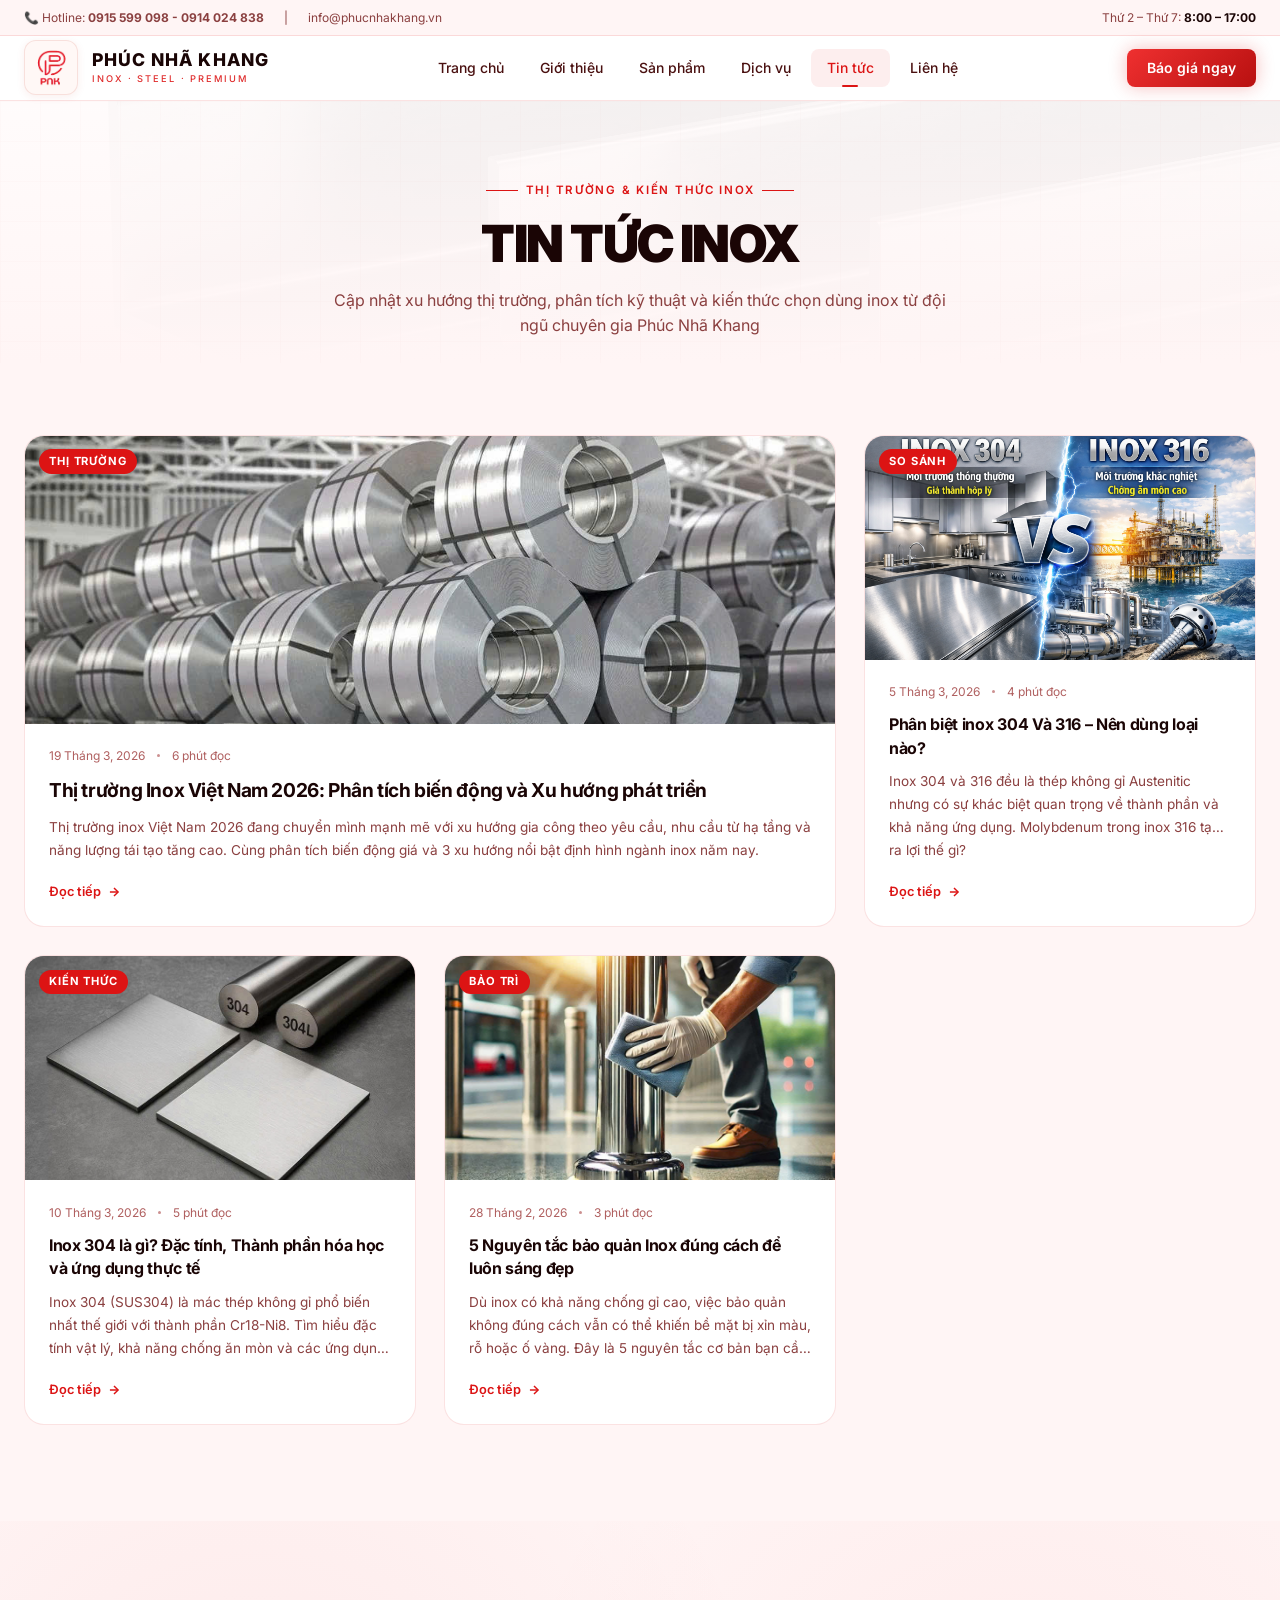
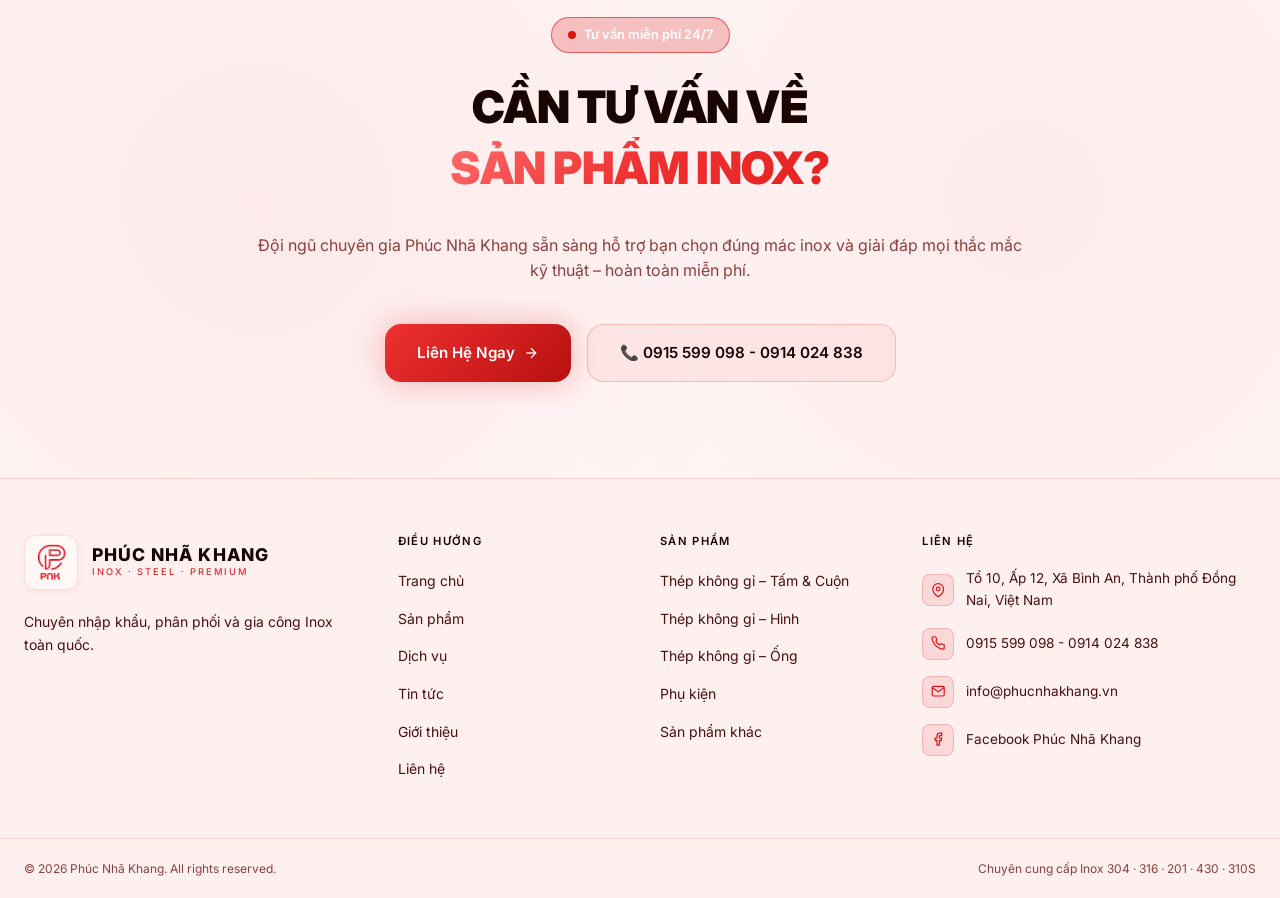
<file: tin-tuc/index.html>
<!doctype html>
<html lang="vi" prefix="og: https://ogp.me/ns#">
  <head>
    <meta name="google-adsense-account" content="ca-pub-5685883682552725">
    <script async src="https://pagead2.googlesyndication.com/pagead/js/adsbygoogle.js?client=ca-pub-5685883682552725"
     crossorigin="anonymous"></script>
    <!-- Google tag (gtag.js) -->
    <script async src="https://www.googletagmanager.com/gtag/js?id=G-MB4MPDRBQJ"></script>
    <script>
      window.dataLayer = window.dataLayer || [];
      function gtag() {
        dataLayer.push(arguments);
      }
      gtag('js', new Date());

      gtag('config', 'G-MB4MPDRBQJ');
    </script>
    <meta charset="UTF-8" />
    <meta name="viewport" content="width=device-width, initial-scale=1.0" />

    <title>Tin Tức – Kiến Thức Inox | Phúc Nhã Khang</title>
    <meta
      name="description"
      content="Cập nhật kiến thức về inox: phân biệt các mác inox 304, 316, 201, cách chọn và bảo quản inox, ứng dụng trong công nghiệp và xây dựng – từ chuyên gia Phúc Nhã Khang."
    />
    <meta
      name="keywords"
      content="tin tức inox, kiến thức inox, phân biệt inox 304 316, bảo quản inox, ứng dụng inox, Phúc Nhã Khang"
    />
    <meta name="robots" content="index, follow" />
    <link rel="canonical" href="https://phucnhakhang.vn/tin-tuc" />

    <meta property="og:type" content="website" />
    <meta property="og:locale" content="vi_VN" />
    <meta property="og:url" content="https://phucnhakhang.vn/tin-tuc" />
    <meta property="og:site_name" content="Phúc Nhã Khang" />
    <meta
      property="og:title"
      content="Tin Tức – Kiến Thức Inox | Phúc Nhã Khang"
    />
    <meta
      property="og:description"
      content="Cập nhật kiến thức về inox: phân biệt các mác, cách chọn, bảo quản và ứng dụng inox – từ chuyên gia Phúc Nhã Khang."
    />
    <meta
      property="og:image"
      content="https://phucnhakhang.vn/assets/img/slide/slide6.png"
    />

    <link
      rel="icon"
      type="image/png"
      sizes="46x46"
      href="/assets/img/logo.png"
    />
    <link rel="preconnect" href="https://fonts.googleapis.com" />
    <link rel="preconnect" href="https://fonts.gstatic.com" crossorigin />
    <link
      rel="stylesheet"
      href="https://fonts.googleapis.com/css2?family=Inter:wght@400;500;600;700;800;900&display=swap"
    />
    <link rel="stylesheet" href="/css/style.css" />
  </head>
  <body>
    <!-- TOP BAR -->
    <div
      class="topbar"
      role="complementary"
      aria-label="Thông tin liên hệ nhanh"
    >
      <div class="container">
        <div class="topbar__inner">
          <div class="topbar__left">
            <a
              href="tel:0915599098"
              aria-label="Gọi hotline 0915 599 098 - 0914 024 838"
            >
              📞 Hotline: <strong>0915 599 098 - 0914 024 838</strong>
            </a>
            <span aria-hidden="true">|</span>
            <a href="mailto:info@phucnhakhang.vn">info@phucnhakhang.vn</a>
          </div>
          <div>
            Thứ 2 – Thứ 7:
            <strong style="color: var(--text-900)">8:00 – 17:00</strong>
          </div>
        </div>
      </div>
    </div>

    <!-- HEADER -->
    <header class="site-header" role="banner">
      <div class="container">
        <div class="header__inner">
          <a href="/" class="logo" aria-label="Phúc Nhã Khang – Trang chủ">
            <div class="logo__icon" aria-hidden="true">
              <img src="/assets/img/logo.png" alt="Logo Phúc Nhã Khang" />
            </div>
            <div class="logo__text">
              <div class="logo__name">PHÚC NHÃ KHANG</div>
              <div class="logo__tagline">Inox · Steel · Premium</div>
            </div>
          </a>
          <nav class="nav-desktop" aria-label="Điều hướng chính">
            <a href="/">Trang chủ</a>
            <a href="/gioi-thieu">Giới thiệu</a>
            <a href="/san-pham">Sản phẩm</a>
            <a href="/dich-vu">Dịch vụ</a>
            <a href="/tin-tuc" class="active">Tin tức</a>
            <a href="/lien-he">Liên hệ</a>
          </nav>
          <div style="display: flex; align-items: center; gap: 0.75rem">
            <a href="/lien-he" class="btn-nav">Báo giá ngay</a>
            <button
              class="hamburger"
              aria-label="Mở menu"
              aria-expanded="false"
              aria-controls="mobile-menu"
            >
              <span></span><span></span><span></span>
            </button>
          </div>
        </div>
      </div>
      <nav class="nav-mobile" id="mobile-menu" aria-label="Điều hướng mobile">
        <a href="/">Trang chủ</a>
        <a href="/gioi-thieu">Giới thiệu</a>
        <a href="/san-pham">Sản phẩm</a>
        <a href="/dich-vu">Dịch vụ</a>
        <a href="/tin-tuc" class="active">Tin tức</a>
        <a href="/lien-he">Liên hệ</a>
        <a href="/lien-he" class="btn-mobile">Báo giá ngay</a>
      </nav>
    </header>

    <main id="main-content">
      <!-- PAGE HERO – compact -->
      <section
        style="
          position: relative;
          padding: 4.5rem 0 1.5rem;
          overflow: hidden;
          text-align: center;
        "
        aria-label="Tin tức Phúc Nhã Khang"
      >
        <!-- bg image -->
        <div style="position: absolute; inset: 0">
          <img
            src="/assets/img/slide/slide6.png"
            alt=""
            role="presentation"
            loading="eager"
            fetchpriority="high"
            width="1600"
            height="400"
            style="width: 100%; height: 100%; object-fit: cover; opacity: 0.12"
          />
        </div>
        <!-- gradient overlay -->
        <div
          style="
            position: absolute;
            inset: 0;
            background: linear-gradient(
              to bottom,
              rgba(255, 255, 255, 0.6) 0%,
              var(--bg-deep) 100%
            );
          "
        ></div>
        <!-- grid pattern -->
        <div
          style="
            position: absolute;
            inset: 0;
            opacity: 0.04;
            background-image:
              linear-gradient(rgba(220, 20, 20, 0.3) 1px, transparent 1px),
              linear-gradient(
                90deg,
                rgba(220, 20, 20, 0.3) 1px,
                transparent 1px
              );
            background-size: 40px 40px;
          "
        ></div>
        <!-- content -->
        <div class="container" style="position: relative; z-index: 1">
          <div
            style="
              display: inline-flex;
              align-items: center;
              gap: 0.5rem;
              font-size: 0.72rem;
              font-weight: 600;
              letter-spacing: 0.15em;
              text-transform: uppercase;
              color: var(--fire-500);
              margin-bottom: 0.9rem;
            "
          >
            <span
              style="
                width: 2rem;
                height: 1px;
                background: var(--fire-500);
                display: inline-block;
              "
            ></span>
            Thị Trường &amp; Kiến Thức Inox
            <span
              style="
                width: 2rem;
                height: 1px;
                background: var(--fire-500);
                display: inline-block;
              "
            ></span>
          </div>
          <h1
            id="news-heading"
            style="
              font-size: clamp(1.8rem, 5vw, 3.2rem);
              font-weight: 900;
              letter-spacing: -0.03em;
              color: var(--text-900);
              margin-bottom: 0.9rem;
            "
          >
            TIN TỨC INOX
          </h1>
          <p
            style="
              font-size: 1rem;
              color: var(--text-500);
              max-width: 40rem;
              margin: 0 auto;
            "
          >
            Cập nhật xu hướng thị trường, phân tích kỹ thuật và kiến thức chọn
            dùng inox từ đội ngũ chuyên gia Phúc Nhã Khang
          </p>
        </div>
      </section>

      <!-- NEWS GRID -->
      <section
        class="news-section"
        style="padding-top: 1.5rem"
        aria-labelledby="news-heading"
      >
        <div class="container">
          <div class="news-grid fade-up" data-delay="0.1">
            <!-- Bài 1 – Featured -->
            <article class="news-card news-card--featured">
              <div class="news-card__img-wrap">
                <img
                  src="/assets/img/news/thi-truong-inox.png"
                  alt="Thị trường inox Việt Nam 2026 – phân tích biến động và xu hướng"
                  loading="lazy"
                  width="800"
                  height="500"
                />
                <span class="news-card__category">Thị Trường</span>
              </div>
              <div class="news-card__body">
                <div class="news-card__meta">
                  <span>19 Tháng 3, 2026</span>
                  <span class="news-card__meta-dot"></span>
                  <span>6 phút đọc</span>
                </div>
                <h2 class="news-card__title">
                  <a href="/tin-tuc/thi-truong-inox-viet-nam-2026">
                    Thị trường Inox Việt Nam 2026: Phân tích biến động và Xu
                    hướng phát triển
                  </a>
                </h2>
                <p class="news-card__excerpt">
                  Thị trường inox Việt Nam 2026 đang chuyển mình mạnh mẽ với xu
                  hướng gia công theo yêu cầu, nhu cầu từ hạ tầng và năng lượng
                  tái tạo tăng cao. Cùng phân tích biến động giá và 3 xu hướng
                  nổi bật định hình ngành inox năm nay.
                </p>
                <a
                  href="/tin-tuc/thi-truong-inox-viet-nam-2026"
                  class="news-card__link"
                >
                  Đọc tiếp
                  <svg aria-hidden="true" viewBox="0 0 24 24">
                    <line x1="5" y1="12" x2="19" y2="12" />
                    <polyline points="12 5 19 12 12 19" />
                  </svg>
                </a>
              </div>
            </article>

            <!-- Bài 2 -->
            <article class="news-card">
              <div class="news-card__img-wrap">
                <img
                  src="/assets/img/news/so-sanh-inox-304.png"
                  alt="Phân biệt inox 304 và 316"
                  loading="lazy"
                  width="600"
                  height="400"
                />
                <span class="news-card__category">So Sánh</span>
              </div>
              <div class="news-card__body">
                <div class="news-card__meta">
                  <span>5 Tháng 3, 2026</span>
                  <span class="news-card__meta-dot"></span>
                  <span>4 phút đọc</span>
                </div>
                <h2 class="news-card__title">
                  <a href="/tin-tuc/phan-biet-inox-304-va-316">
                    Phân biệt inox 304 Và 316 – Nên dùng loại nào?
                  </a>
                </h2>
                <p class="news-card__excerpt">
                  Inox 304 và 316 đều là thép không gỉ Austenitic nhưng có sự
                  khác biệt quan trọng về thành phần và khả năng ứng dụng.
                  Molybdenum trong inox 316 tạo ra lợi thế gì?
                </p>
                <a
                  href="/tin-tuc/phan-biet-inox-304-va-316"
                  class="news-card__link"
                >
                  Đọc tiếp
                  <svg aria-hidden="true" viewBox="0 0 24 24">
                    <line x1="5" y1="12" x2="19" y2="12" />
                    <polyline points="12 5 19 12 12 19" />
                  </svg>
                </a>
              </div>
            </article>

            <!-- Bài 3 -->
            <article class="news-card">
              <div class="news-card__img-wrap">
                <img
                  src="/assets/img/news/inox-304.png"
                  alt="Inox 304 là gì? Đặc tính, thành phần hóa học và ứng dụng"
                  loading="lazy"
                  width="600"
                  height="400"
                />
                <span class="news-card__category">Kiến Thức</span>
              </div>
              <div class="news-card__body">
                <div class="news-card__meta">
                  <span>10 Tháng 3, 2026</span>
                  <span class="news-card__meta-dot"></span>
                  <span>5 phút đọc</span>
                </div>
                <h2 class="news-card__title">
                  <a href="/tin-tuc/inox-304-la-gi">
                    Inox 304 là gì? Đặc tính, Thành phần hóa học và ứng dụng
                    thực tế
                  </a>
                </h2>
                <p class="news-card__excerpt">
                  Inox 304 (SUS304) là mác thép không gỉ phổ biến nhất thế giới
                  với thành phần Cr18-Ni8. Tìm hiểu đặc tính vật lý, khả năng
                  chống ăn mòn và các ứng dụng thực tế từ chuyên gia Phúc Nhã
                  Khang.
                </p>
                <a href="/tin-tuc/inox-304-la-gi" class="news-card__link">
                  Đọc tiếp
                  <svg aria-hidden="true" viewBox="0 0 24 24">
                    <line x1="5" y1="12" x2="19" y2="12" />
                    <polyline points="12 5 19 12 12 19" />
                  </svg>
                </a>
              </div>
            </article>

            <!-- Bài 4 -->
            <article class="news-card">
              <div class="news-card__img-wrap">
                <img
                  src="/assets/img/news/bao-quan.png"
                  alt="Cách bảo quản inox đúng cách"
                  loading="lazy"
                  width="600"
                  height="400"
                />
                <span class="news-card__category">Bảo Trì</span>
              </div>
              <div class="news-card__body">
                <div class="news-card__meta">
                  <span>28 Tháng 2, 2026</span>
                  <span class="news-card__meta-dot"></span>
                  <span>3 phút đọc</span>
                </div>
                <h2 class="news-card__title">
                  <a href="/tin-tuc/bao-quan-inox-dung-cach">
                    5 Nguyên tắc bảo quản Inox đúng cách để luôn sáng đẹp
                  </a>
                </h2>
                <p class="news-card__excerpt">
                  Dù inox có khả năng chống gỉ cao, việc bảo quản không đúng
                  cách vẫn có thể khiến bề mặt bị xỉn màu, rỗ hoặc ố vàng. Đây
                  là 5 nguyên tắc cơ bản bạn cần biết.
                </p>
                <a
                  href="/tin-tuc/bao-quan-inox-dung-cach"
                  class="news-card__link"
                >
                  Đọc tiếp
                  <svg aria-hidden="true" viewBox="0 0 24 24">
                    <line x1="5" y1="12" x2="19" y2="12" />
                    <polyline points="12 5 19 12 12 19" />
                  </svg>
                </a>
              </div>
            </article>
          </div>
        </div>
      </section>

      <!-- CTA -->
      <section class="cta-section" aria-labelledby="cta-heading">
        <div class="cta-section__glow" aria-hidden="true"></div>
        <div class="container">
          <div class="cta-section__inner fade-up" data-delay="0">
            <div class="badge">
              <span class="badge__dot"></span>
              Tư vấn miễn phí 24/7
            </div>
            <h2 id="cta-heading" class="cta-section__title">
              CẦN TƯ VẤN VỀ<br />
              <span class="grad-text">SẢN PHẨM INOX?</span>
            </h2>
            <p class="cta-section__subtitle">
              Đội ngũ chuyên gia Phúc Nhã Khang sẵn sàng hỗ trợ bạn chọn đúng
              mác inox và giải đáp mọi thắc mắc kỹ thuật – hoàn toàn miễn phí.
            </p>
            <div class="cta-section__actions">
              <a href="/lien-he" class="btn-primary">
                Liên Hệ Ngay
                <svg
                  aria-hidden="true"
                  width="16"
                  height="16"
                  fill="none"
                  stroke="currentColor"
                  stroke-width="2"
                  viewBox="0 0 24 24"
                >
                  <line x1="5" y1="12" x2="19" y2="12" />
                  <polyline points="12 5 19 12 12 19" />
                </svg>
              </a>
              <a href="tel:0915599098" class="btn-outline"
                >📞 0915 599 098 - 0914 024 838</a
              >
            </div>
          </div>
        </div>
      </section>
    </main>

    <!-- FOOTER -->
    <footer class="site-footer" role="contentinfo">
      <div class="container">
        <div class="footer-main">
          <div class="footer-brand">
            <a href="/" class="logo" aria-label="Phúc Nhã Khang">
              <div class="logo__icon" aria-hidden="true">
                <img src="/assets/img/logo.png" alt="Logo Phúc Nhã Khang" />
              </div>
              <div>
                <div class="logo__name">PHÚC NHÃ KHANG</div>
                <div class="logo__tagline">Inox · Steel · Premium</div>
              </div>
            </a>
            <p>Chuyên nhập khẩu, phân phối và gia công Inox toàn quốc.</p>
          </div>

          <nav class="footer-col" aria-label="Điều hướng footer">
            <h4>Điều hướng</h4>
            <ul class="footer-links">
              <li><a href="/">Trang chủ</a></li>
              <li><a href="/san-pham">Sản phẩm</a></li>
              <li><a href="/dich-vu">Dịch vụ</a></li>
              <li><a href="/tin-tuc">Tin tức</a></li>
              <li><a href="/gioi-thieu">Giới thiệu</a></li>
              <li><a href="/lien-he">Liên hệ</a></li>
            </ul>
          </nav>

          <div class="footer-col">
            <h4>Sản phẩm</h4>
            <ul class="footer-links">
              <li>
                <a href="/san-pham#tam">Thép không gỉ – Tấm &amp; Cuộn</a>
              </li>
              <li><a href="/san-pham#hinh">Thép không gỉ – Hình</a></li>
              <li><a href="/san-pham#ong">Thép không gỉ – Ống</a></li>
              <li><a href="/san-pham#phukien">Phụ kiện</a></li>
              <li><a href="/san-pham#dacbiet">Sản phẩm khác</a></li>
            </ul>
          </div>

          <address class="footer-col" style="font-style: normal">
            <h4>Liên hệ</h4>
            <ul class="footer-contact-list">
              <li class="footer-contact-item">
                <div class="footer-contact-item__icon" aria-hidden="true">
                  <svg viewBox="0 0 24 24">
                    <path d="M21 10c0 7-9 13-9 13s-9-6-9-13a9 9 0 0 1 18 0z" />
                    <circle cx="12" cy="10" r="3" />
                  </svg>
                </div>
                <span>Tổ 10, Ấp 12, Xã Bình An, Thành phố Đồng Nai, Việt Nam</span>
              </li>
              <li class="footer-contact-item">
                <div class="footer-contact-item__icon" aria-hidden="true">
                  <svg viewBox="0 0 24 24">
                    <path
                      d="M22 16.92v3a2 2 0 0 1-2.18 2 19.79 19.79 0 0 1-8.63-3.07A19.5 19.5 0 0 1 4.69 12a19.79 19.79 0 0 1-3.07-8.67A2 2 0 0 1 3.6 1.29h3a2 2 0 0 1 2 1.72 12.84 12.84 0 0 0 .7 2.81 2 2 0 0 1-.45 2.11L8.09 8.91a16 16 0 0 0 6 6l1.27-1.27a2 2 0 0 1 2.11-.45 12.84 12.84 0 0 0 2.81.7A2 2 0 0 1 22 16.92z"
                    />
                  </svg>
                </div>
                <a href="tel:0915599098">0915 599 098 - 0914 024 838</a>
              </li>
              <li class="footer-contact-item">
                <div class="footer-contact-item__icon" aria-hidden="true">
                  <svg viewBox="0 0 24 24">
                    <path
                      d="M4 4h16c1.1 0 2 .9 2 2v12c0 1.1-.9 2-2 2H4c-1.1 0-2-.9-2-2V6c0-1.1.9-2 2-2z"
                    />
                    <polyline points="22,6 12,13 2,6" />
                  </svg>
                </div>
                <a href="mailto:info@phucnhakhang.vn">info@phucnhakhang.vn</a>
              </li>
              <li class="footer-contact-item">
                <div class="footer-contact-item__icon" aria-hidden="true">
                  <svg viewBox="0 0 24 24">
                    <path
                      d="M18 2h-3a5 5 0 0 0-5 5v3H7v4h3v8h4v-8h3l1-4h-4V7a1 1 0 0 1 1-1h3z"
                    />
                  </svg>
                </div>
                <a
                  href="https://www.facebook.com/share/18VFPzzHsW/"
                  target="_blank"
                  rel="noopener noreferrer"
                  >Facebook Phúc Nhã Khang</a
                >
              </li>
            </ul>
          </address>
        </div>
      </div>

      <div class="footer-bottom">
        <div class="container">
          <div class="footer-bottom__inner">
            <p>© 2026 Phúc Nhã Khang. All rights reserved.</p>
            <p>Chuyên cung cấp Inox 304 · 316 · 201 · 430 · 310S</p>
          </div>
        </div>
      </div>
    </footer>

    <script src="/assets/js/main.js" defer></script>
  </body>
</html>
</file>
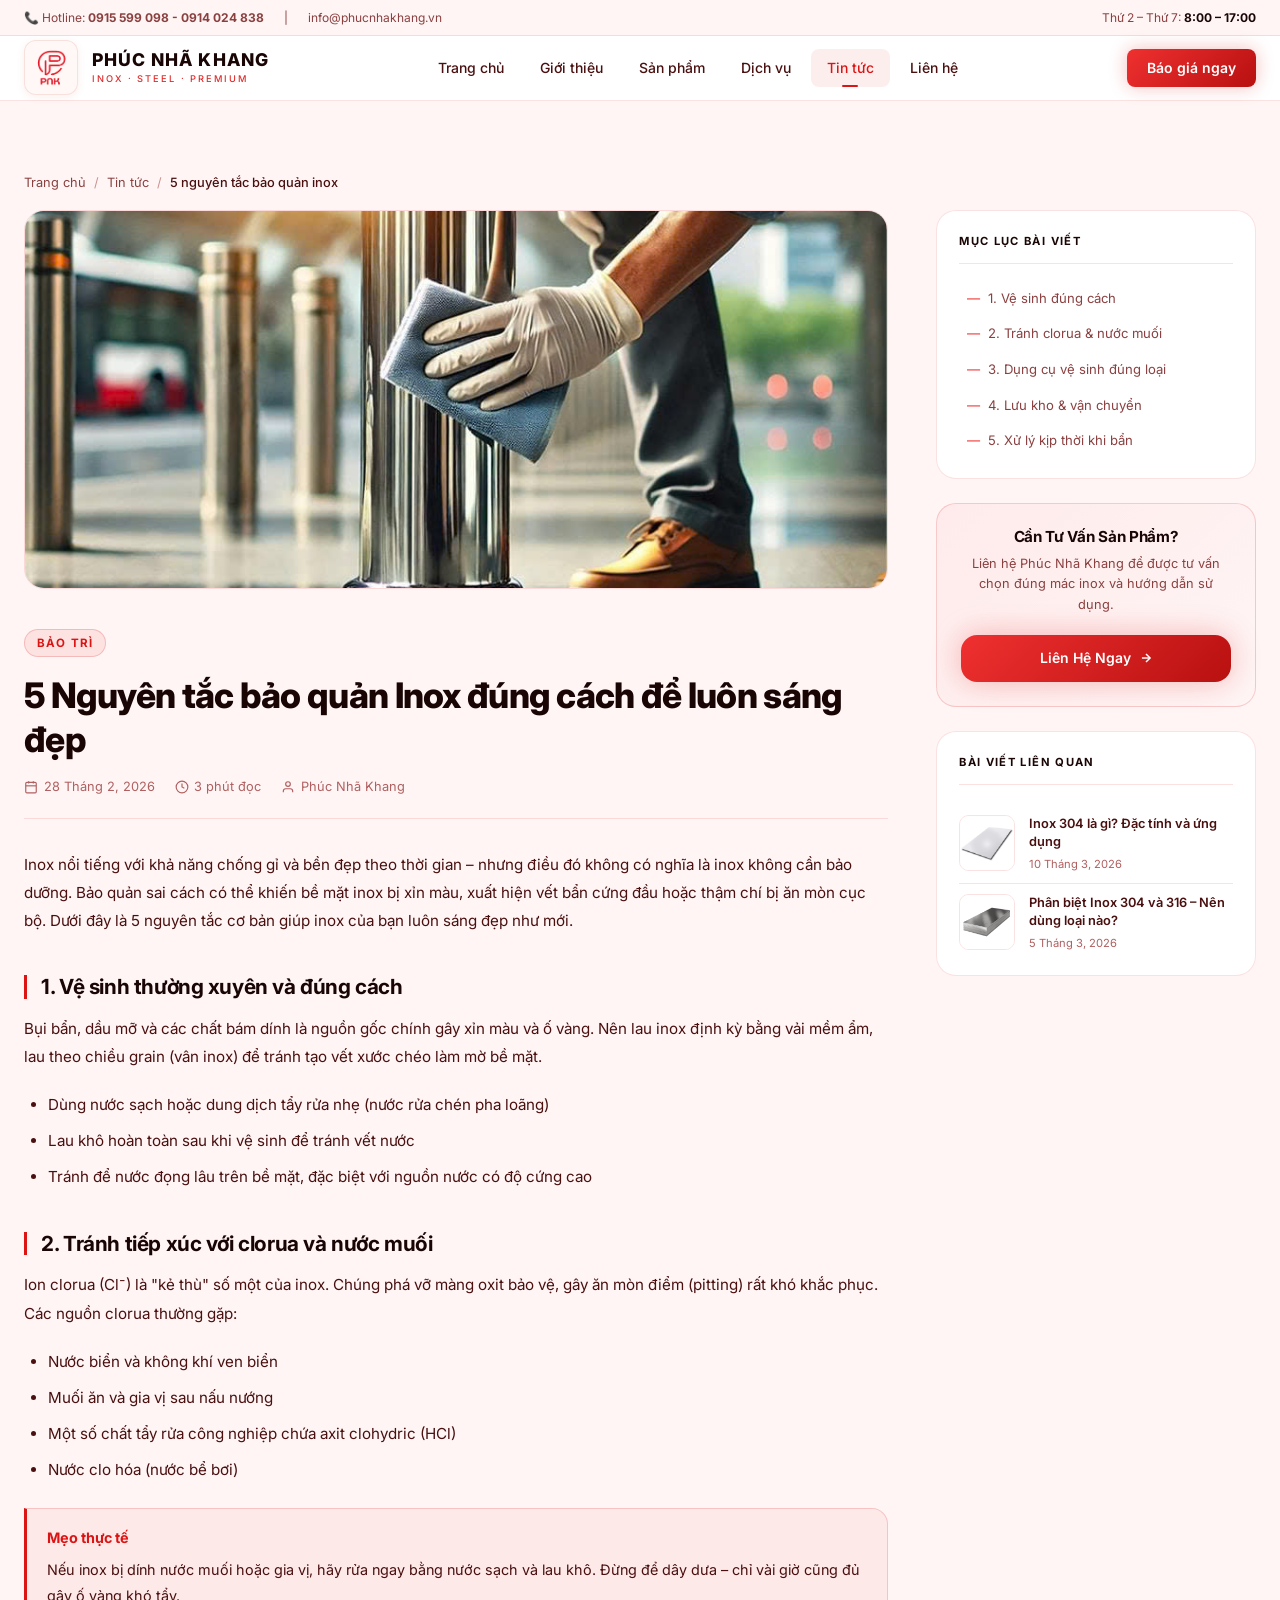
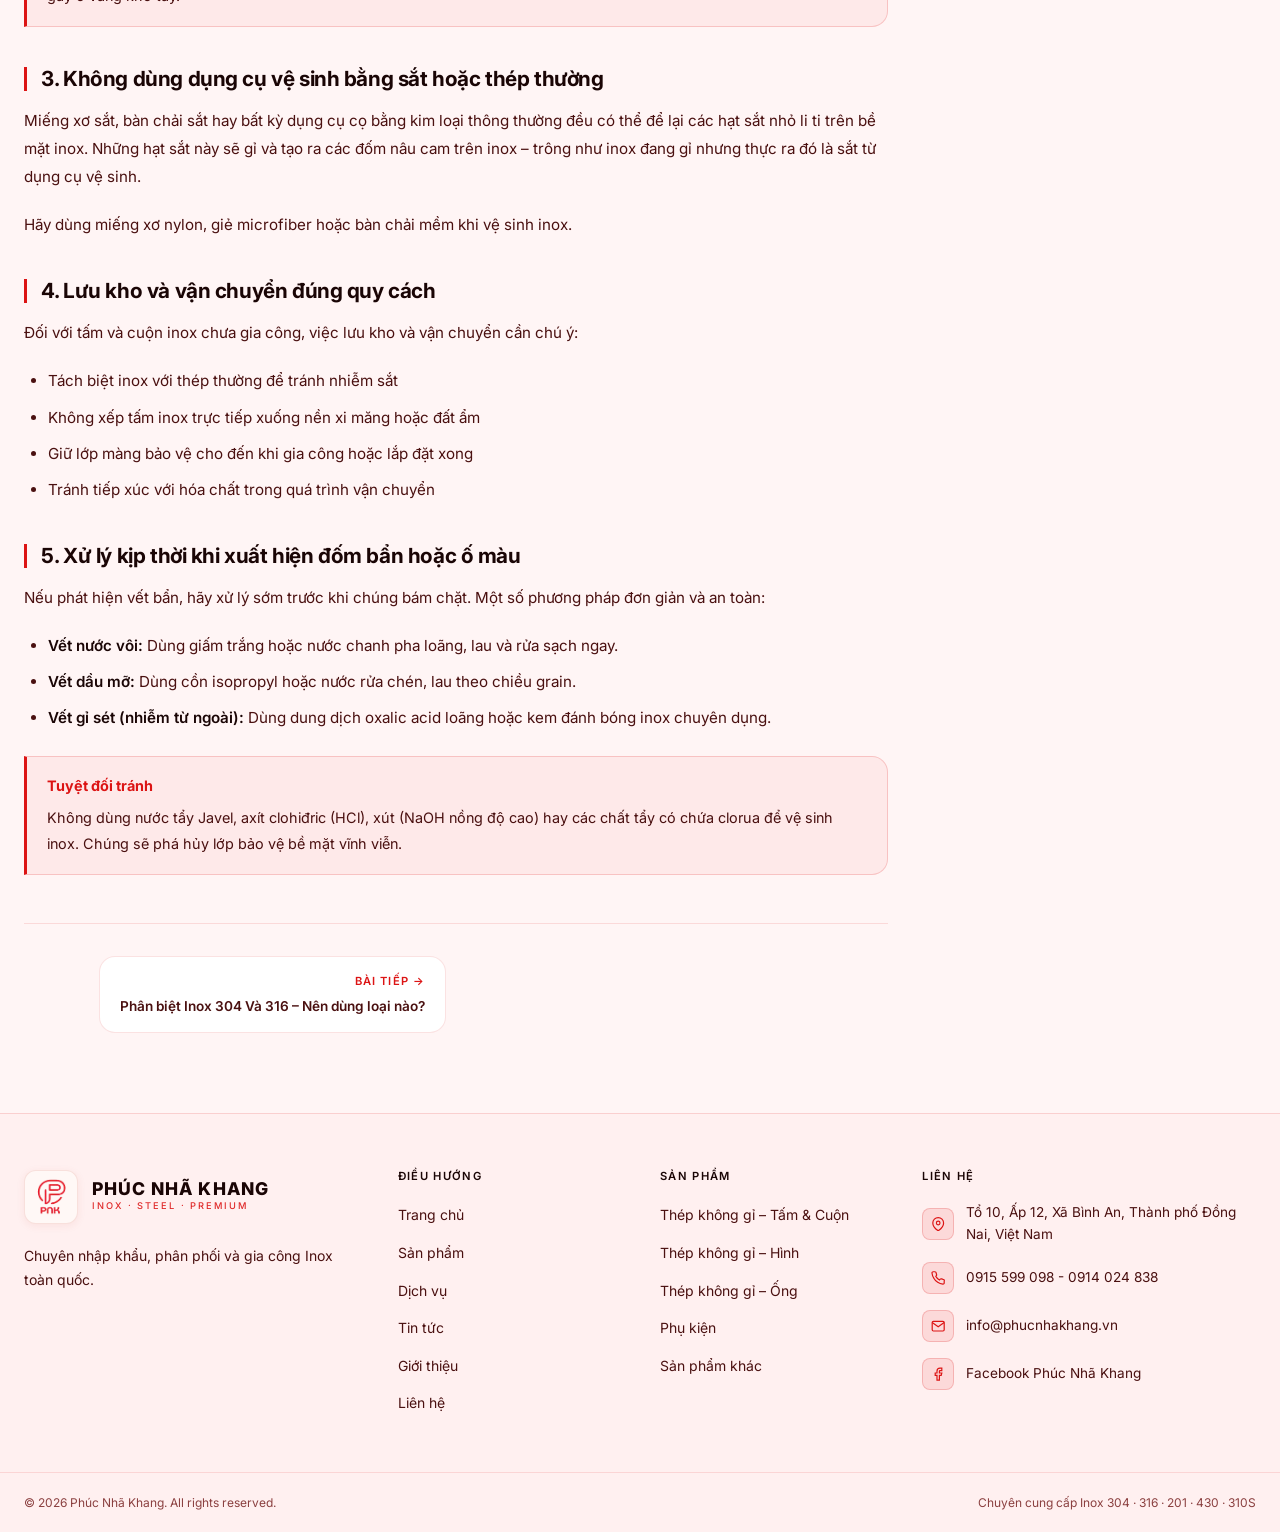
<file: tin-tuc/bao-quan-inox-dung-cach/index.html>
<!doctype html>
<html lang="vi" prefix="og: https://ogp.me/ns#">
  <head>
    <meta name="google-adsense-account" content="ca-pub-5685883682552725">
    <script async src="https://pagead2.googlesyndication.com/pagead/js/adsbygoogle.js?client=ca-pub-5685883682552725"
     crossorigin="anonymous"></script>
    <!-- Google tag (gtag.js) -->
    <script async src="https://www.googletagmanager.com/gtag/js?id=G-MB4MPDRBQJ"></script>
    <script>
      window.dataLayer = window.dataLayer || [];
      function gtag() {
        dataLayer.push(arguments);
      }
      gtag('js', new Date());

      gtag('config', 'G-MB4MPDRBQJ');
    </script>
    <meta charset="UTF-8" />
    <meta name="viewport" content="width=device-width, initial-scale=1.0" />

    <title>
      5 Nguyên Tắc Bảo Quản Inox Đúng Cách Để Luôn Sáng Đẹp | Phúc Nhã Khang
    </title>
    <meta
      name="description"
      content="Hướng dẫn bảo quản inox đúng cách: vệ sinh, tránh tiếp xúc với muối, axít và các hoá chất gây hại – 5 nguyên tắc từ chuyên gia Phúc Nhã Khang."
    />
    <meta name="robots" content="index, follow" />
    <link
      rel="canonical"
      href="https://phucnhakhang.vn/tin-tuc/bao-quan-inox-dung-cach"
    />

    <meta property="og:type" content="article" />
    <meta property="og:locale" content="vi_VN" />
    <meta
      property="og:url"
      content="https://phucnhakhang.vn/tin-tuc/bao-quan-inox-dung-cach"
    />
    <meta property="og:site_name" content="Phúc Nhã Khang" />
    <meta
      property="og:title"
      content="5 Nguyên Tắc Bảo Quản Inox Đúng Cách | Phúc Nhã Khang"
    />
    <meta
      property="og:description"
      content="Vệ sinh, tránh axít, tránh muối – 5 nguyên tắc bảo quản inox giúp bề mặt luôn sáng đẹp."
    />
    <meta
      property="og:image"
      content="https://phucnhakhang.vn/assets/img/manufacturing/chong-truot-2.png"
    />

    <script type="application/ld+json">
      {
        "@context": "https://schema.org",
        "@type": "Article",
        "headline": "5 Nguyên Tắc Bảo Quản Inox Đúng Cách Để Luôn Sáng Đẹp",
        "datePublished": "2026-02-28",
        "dateModified": "2026-02-28",
        "author": { "@type": "Organization", "name": "Phúc Nhã Khang" },
        "publisher": {
          "@type": "Organization",
          "name": "Phúc Nhã Khang",
          "url": "https://phucnhakhang.vn"
        },
        "image": "https://phucnhakhang.vn/assets/img/manufacturing/chong-truot-2.png",
        "url": "https://phucnhakhang.vn/tin-tuc/bao-quan-inox-dung-cach"
      }
    </script>

    <link
      rel="icon"
      type="image/png"
      sizes="46x46"
      href="/assets/img/logo.png"
    />
    <link rel="preconnect" href="https://fonts.googleapis.com" />
    <link rel="preconnect" href="https://fonts.gstatic.com" crossorigin />
    <link
      rel="stylesheet"
      href="https://fonts.googleapis.com/css2?family=Inter:wght@400;500;600;700;800;900&display=swap"
    />
    <link rel="stylesheet" href="/css/style.css" />
  </head>
  <body>
    <!-- TOP BAR -->
    <div
      class="topbar"
      role="complementary"
      aria-label="Thông tin liên hệ nhanh"
    >
      <div class="container">
        <div class="topbar__inner">
          <div class="topbar__left">
            <a href="tel:0915599098"
              >📞 Hotline: <strong>0915 599 098 - 0914 024 838</strong></a
            >
            <span aria-hidden="true">|</span>
            <a href="mailto:info@phucnhakhang.vn">info@phucnhakhang.vn</a>
          </div>
          <div>
            Thứ 2 – Thứ 7:
            <strong style="color: var(--text-900)">8:00 – 17:00</strong>
          </div>
        </div>
      </div>
    </div>

    <!-- HEADER -->
    <header class="site-header" role="banner">
      <div class="container">
        <div class="header__inner">
          <a href="/" class="logo" aria-label="Phúc Nhã Khang – Trang chủ">
            <div class="logo__icon" aria-hidden="true">
              <img src="/assets/img/logo.png" alt="Logo Phúc Nhã Khang" />
            </div>
            <div class="logo__text">
              <div class="logo__name">PHÚC NHÃ KHANG</div>
              <div class="logo__tagline">Inox · Steel · Premium</div>
            </div>
          </a>
          <nav class="nav-desktop" aria-label="Điều hướng chính">
            <a href="/">Trang chủ</a>
            <a href="/gioi-thieu">Giới thiệu</a>
            <a href="/san-pham">Sản phẩm</a>
            <a href="/dich-vu">Dịch vụ</a>
            <a href="/tin-tuc" class="active">Tin tức</a>
            <a href="/lien-he">Liên hệ</a>
          </nav>
          <div style="display: flex; align-items: center; gap: 0.75rem">
            <a href="/lien-he" class="btn-nav">Báo giá ngay</a>
            <button
              class="hamburger"
              aria-label="Mở menu"
              aria-expanded="false"
              aria-controls="mobile-menu"
            >
              <span></span><span></span><span></span>
            </button>
          </div>
        </div>
      </div>
      <nav class="nav-mobile" id="mobile-menu" aria-label="Điều hướng mobile">
        <a href="/">Trang chủ</a>
        <a href="/gioi-thieu">Giới thiệu</a>
        <a href="/san-pham">Sản phẩm</a>
        <a href="/dich-vu">Dịch vụ</a>
        <a href="/tin-tuc" class="active">Tin tức</a>
        <a href="/lien-he">Liên hệ</a>
        <a href="/lien-he" class="btn-mobile">Báo giá ngay</a>
      </nav>
    </header>

    <main id="main-content">
      <section class="article-section">
        <div class="container">
          <!-- Breadcrumb -->
          <nav class="breadcrumb" aria-label="Breadcrumb">
            <a href="/">Trang chủ</a>
            <span class="breadcrumb__sep" aria-hidden="true">/</span>
            <a href="/tin-tuc">Tin tức</a>
            <span class="breadcrumb__sep" aria-hidden="true">/</span>
            <span class="breadcrumb__current">5 nguyên tắc bảo quản inox</span>
          </nav>

          <div class="article-layout">
            <!-- ── MAIN CONTENT ── -->
            <article
              class="article-main"
              itemscope
              itemtype="https://schema.org/Article"
            >
              <div class="article-cover">
                <img
                  src="/assets/img/news/bao-quan.png"
                  alt="Bảo quản bề mặt inox – Phúc Nhã Khang"
                  loading="eager"
                  width="1200"
                  height="525"
                  itemprop="image"
                />
              </div>

              <header class="article-header">
                <span class="article-header__category">Bảo Trì</span>
                <h1 class="article-header__title" itemprop="headline">
                  5 Nguyên tắc bảo quản Inox đúng cách để luôn sáng đẹp
                </h1>
                <div class="article-header__meta">
                  <span class="article-header__meta-item">
                    <svg aria-hidden="true" viewBox="0 0 24 24">
                      <rect x="3" y="4" width="18" height="18" rx="2" />
                      <line x1="16" y1="2" x2="16" y2="6" />
                      <line x1="8" y1="2" x2="8" y2="6" />
                      <line x1="3" y1="10" x2="21" y2="10" />
                    </svg>
                    28 Tháng 2, 2026
                  </span>
                  <span class="article-header__meta-item">
                    <svg aria-hidden="true" viewBox="0 0 24 24">
                      <circle cx="12" cy="12" r="10" />
                      <polyline points="12 6 12 12 16 14" />
                    </svg>
                    3 phút đọc
                  </span>
                  <span class="article-header__meta-item">
                    <svg aria-hidden="true" viewBox="0 0 24 24">
                      <path d="M20 21v-2a4 4 0 0 0-4-4H8a4 4 0 0 0-4 4v2" />
                      <circle cx="12" cy="7" r="4" />
                    </svg>
                    Phúc Nhã Khang
                  </span>
                </div>
              </header>

              <div class="article-body" itemprop="articleBody">
                <p>
                  Inox nổi tiếng với khả năng chống gỉ và bền đẹp theo thời gian
                  – nhưng điều đó không có nghĩa là inox không cần bảo dưỡng.
                  Bảo quản sai cách có thể khiến bề mặt inox bị xỉn màu, xuất
                  hiện vết bẩn cứng đầu hoặc thậm chí bị ăn mòn cục bộ. Dưới đây
                  là 5 nguyên tắc cơ bản giúp inox của bạn luôn sáng đẹp như
                  mới.
                </p>

                <h2 id="nguyen-tac-1">1. Vệ sinh thường xuyên và đúng cách</h2>
                <p>
                  Bụi bẩn, dầu mỡ và các chất bám dính là nguồn gốc chính gây
                  xỉn màu và ố vàng. Nên lau inox định kỳ bằng vải mềm ẩm, lau
                  theo chiều grain (vân inox) để tránh tạo vết xước chéo làm mờ
                  bề mặt.
                </p>
                <ul>
                  <li>
                    Dùng nước sạch hoặc dung dịch tẩy rửa nhẹ (nước rửa chén pha
                    loãng)
                  </li>
                  <li>Lau khô hoàn toàn sau khi vệ sinh để tránh vết nước</li>
                  <li>
                    Tránh để nước đọng lâu trên bề mặt, đặc biệt với nguồn nước
                    có độ cứng cao
                  </li>
                </ul>

                <h2 id="nguyen-tac-2">
                  2. Tránh tiếp xúc với clorua và nước muối
                </h2>
                <p>
                  Ion clorua (Cl⁻) là "kẻ thù" số một của inox. Chúng phá vỡ
                  màng oxit bảo vệ, gây ăn mòn điểm (pitting) rất khó khắc phục.
                  Các nguồn clorua thường gặp:
                </p>
                <ul>
                  <li>Nước biển và không khí ven biển</li>
                  <li>Muối ăn và gia vị sau nấu nướng</li>
                  <li>
                    Một số chất tẩy rửa công nghiệp chứa axit clohydric (HCl)
                  </li>
                  <li>Nước clo hóa (nước bể bơi)</li>
                </ul>

                <div class="article-callout">
                  <strong>Mẹo thực tế</strong>
                  Nếu inox bị dính nước muối hoặc gia vị, hãy rửa ngay bằng nước
                  sạch và lau khô. Đừng để dây dưa – chỉ vài giờ cũng đủ gây ố
                  vàng khó tẩy.
                </div>

                <h2 id="nguyen-tac-3">
                  3. Không dùng dụng cụ vệ sinh bằng sắt hoặc thép thường
                </h2>
                <p>
                  Miếng xơ sắt, bàn chải sắt hay bất kỳ dụng cụ cọ bằng kim loại
                  thông thường đều có thể để lại các hạt sắt nhỏ li ti trên bề
                  mặt inox. Những hạt sắt này sẽ gỉ và tạo ra các đốm nâu cam
                  trên inox – trông như inox đang gỉ nhưng thực ra đó là sắt từ
                  dụng cụ vệ sinh.
                </p>
                <p>
                  Hãy dùng miếng xơ nylon, giẻ microfiber hoặc bàn chải mềm khi
                  vệ sinh inox.
                </p>

                <h2 id="nguyen-tac-4">
                  4. Lưu kho và vận chuyển đúng quy cách
                </h2>
                <p>
                  Đối với tấm và cuộn inox chưa gia công, việc lưu kho và vận
                  chuyển cần chú ý:
                </p>
                <ul>
                  <li>Tách biệt inox với thép thường để tránh nhiễm sắt</li>
                  <li>
                    Không xếp tấm inox trực tiếp xuống nền xi măng hoặc đất ẩm
                  </li>
                  <li>
                    Giữ lớp màng bảo vệ cho đến khi gia công hoặc lắp đặt xong
                  </li>
                  <li>
                    Tránh tiếp xúc với hóa chất trong quá trình vận chuyển
                  </li>
                </ul>

                <h2 id="nguyen-tac-5">
                  5. Xử lý kịp thời khi xuất hiện đốm bẩn hoặc ố màu
                </h2>
                <p>
                  Nếu phát hiện vết bẩn, hãy xử lý sớm trước khi chúng bám chặt.
                  Một số phương pháp đơn giản và an toàn:
                </p>
                <ul>
                  <li>
                    <strong>Vết nước vôi:</strong> Dùng giấm trắng hoặc nước
                    chanh pha loãng, lau và rửa sạch ngay.
                  </li>
                  <li>
                    <strong>Vết dầu mỡ:</strong> Dùng cồn isopropyl hoặc nước
                    rửa chén, lau theo chiều grain.
                  </li>
                  <li>
                    <strong>Vết gỉ sét (nhiễm từ ngoài):</strong> Dùng dung dịch
                    oxalic acid loãng hoặc kem đánh bóng inox chuyên dụng.
                  </li>
                </ul>

                <div class="article-callout">
                  <strong>Tuyệt đối tránh</strong>
                  Không dùng nước tẩy Javel, axít clohiđric (HCl), xút (NaOH
                  nồng độ cao) hay các chất tẩy có chứa clorua để vệ sinh inox.
                  Chúng sẽ phá hủy lớp bảo vệ bề mặt vĩnh viễn.
                </div>
              </div>

              <!-- Article nav -->
              <nav class="article-nav" aria-label="Bài viết liên quan">
                <a
                  href="/tin-tuc/phan-biet-inox-304-va-316"
                  class="article-nav__item article-nav__item--next"
                  style="margin-left: auto"
                >
                  <div class="article-nav__label">Bài tiếp →</div>
                  <div class="article-nav__title">
                    Phân biệt Inox 304 Và 316 – Nên dùng loại nào?
                  </div>
                </a>
              </nav>
            </article>

            <!-- ── SIDEBAR ── -->
            <aside class="article-sidebar" aria-label="Nội dung liên quan">
              <div class="sidebar-box">
                <div class="sidebar-box__title">Mục lục bài viết</div>
                <ul class="sidebar-toc">
                  <li><a href="#nguyen-tac-1">1. Vệ sinh đúng cách</a></li>
                  <li>
                    <a href="#nguyen-tac-2">2. Tránh clorua &amp; nước muối</a>
                  </li>
                  <li>
                    <a href="#nguyen-tac-3">3. Dụng cụ vệ sinh đúng loại</a>
                  </li>
                  <li>
                    <a href="#nguyen-tac-4">4. Lưu kho &amp; vận chuyển</a>
                  </li>
                  <li><a href="#nguyen-tac-5">5. Xử lý kịp thời khi bẩn</a></li>
                </ul>
              </div>

              <div class="sidebar-cta">
                <h4>Cần Tư Vấn Sản Phẩm?</h4>
                <p>
                  Liên hệ Phúc Nhã Khang để được tư vấn chọn đúng mác inox và
                  hướng dẫn sử dụng.
                </p>
                <a href="/lien-he" class="btn-primary">
                  Liên Hệ Ngay
                  <svg
                    aria-hidden="true"
                    width="14"
                    height="14"
                    fill="none"
                    stroke="currentColor"
                    stroke-width="2.5"
                    viewBox="0 0 24 24"
                  >
                    <line x1="5" y1="12" x2="19" y2="12" />
                    <polyline points="12 5 19 12 12 19" />
                  </svg>
                </a>
              </div>

              <div class="sidebar-box">
                <div class="sidebar-box__title">Bài viết liên quan</div>
                <a href="/tin-tuc/inox-304-la-gi" class="related-post-item">
                  <img
                    class="related-post-item__img"
                    src="/assets/img/products/T304.png"
                    alt="Inox 304 là gì"
                    loading="lazy"
                    width="56"
                    height="56"
                  />
                  <div>
                    <div class="related-post-item__title">
                      Inox 304 là gì? Đặc tính và ứng dụng
                    </div>
                    <div class="related-post-item__date">10 Tháng 3, 2026</div>
                  </div>
                </a>
                <a
                  href="/tin-tuc/phan-biet-inox-304-va-316"
                  class="related-post-item"
                >
                  <img
                    class="related-post-item__img"
                    src="/assets/img/products/T316.png"
                    alt="So sánh inox 304 và 316"
                    loading="lazy"
                    width="56"
                    height="56"
                  />
                  <div>
                    <div class="related-post-item__title">
                      Phân biệt Inox 304 và 316 – Nên dùng loại nào?
                    </div>
                    <div class="related-post-item__date">5 Tháng 3, 2026</div>
                  </div>
                </a>
              </div>
            </aside>
          </div>
        </div>
      </section>
    </main>

    <!-- FOOTER -->
    <footer class="site-footer" role="contentinfo">
      <div class="container">
        <div class="footer-main">
          <div class="footer-brand">
            <a href="/" class="logo" aria-label="Phúc Nhã Khang">
              <div class="logo__icon" aria-hidden="true">
                <img src="/assets/img/logo.png" alt="Logo Phúc Nhã Khang" />
              </div>
              <div>
                <div class="logo__name">PHÚC NHÃ KHANG</div>
                <div class="logo__tagline">Inox · Steel · Premium</div>
              </div>
            </a>
            <p>Chuyên nhập khẩu, phân phối và gia công Inox toàn quốc.</p>
          </div>
          <nav class="footer-col" aria-label="Điều hướng footer">
            <h4>Điều hướng</h4>
            <ul class="footer-links">
              <li><a href="/">Trang chủ</a></li>
              <li><a href="/san-pham">Sản phẩm</a></li>
              <li><a href="/dich-vu">Dịch vụ</a></li>
              <li><a href="/tin-tuc">Tin tức</a></li>
              <li><a href="/gioi-thieu">Giới thiệu</a></li>
              <li><a href="/lien-he">Liên hệ</a></li>
            </ul>
          </nav>
          <div class="footer-col">
            <h4>Sản phẩm</h4>
            <ul class="footer-links">
              <li>
                <a href="/san-pham#tam">Thép không gỉ – Tấm &amp; Cuộn</a>
              </li>
              <li><a href="/san-pham#hinh">Thép không gỉ – Hình</a></li>
              <li><a href="/san-pham#ong">Thép không gỉ – Ống</a></li>
              <li><a href="/san-pham#phukien">Phụ kiện</a></li>
              <li><a href="/san-pham#dacbiet">Sản phẩm khác</a></li>
            </ul>
          </div>
          <address class="footer-col" style="font-style: normal">
            <h4>Liên hệ</h4>
            <ul class="footer-contact-list">
              <li class="footer-contact-item">
                <div class="footer-contact-item__icon" aria-hidden="true">
                  <svg viewBox="0 0 24 24">
                    <path d="M21 10c0 7-9 13-9 13s-9-6-9-13a9 9 0 0 1 18 0z" />
                    <circle cx="12" cy="10" r="3" />
                  </svg>
                </div>
                <span>Tổ 10, Ấp 12, Xã Bình An, Thành phố Đồng Nai, Việt Nam</span>
              </li>
              <li class="footer-contact-item">
                <div class="footer-contact-item__icon" aria-hidden="true">
                  <svg viewBox="0 0 24 24">
                    <path
                      d="M22 16.92v3a2 2 0 0 1-2.18 2 19.79 19.79 0 0 1-8.63-3.07A19.5 19.5 0 0 1 4.69 12a19.79 19.79 0 0 1-3.07-8.67A2 2 0 0 1 3.6 1.29h3a2 2 0 0 1 2 1.72 12.84 12.84 0 0 0 .7 2.81 2 2 0 0 1-.45 2.11L8.09 8.91a16 16 0 0 0 6 6l1.27-1.27a2 2 0 0 1 2.11-.45 12.84 12.84 0 0 0 2.81.7A2 2 0 0 1 22 16.92z"
                    />
                  </svg>
                </div>
                <a href="tel:0915599098">0915 599 098 - 0914 024 838</a>
              </li>
              <li class="footer-contact-item">
                <div class="footer-contact-item__icon" aria-hidden="true">
                  <svg viewBox="0 0 24 24">
                    <path
                      d="M4 4h16c1.1 0 2 .9 2 2v12c0 1.1-.9 2-2 2H4c-1.1 0-2-.9-2-2V6c0-1.1.9-2 2-2z"
                    />
                    <polyline points="22,6 12,13 2,6" />
                  </svg>
                </div>
                <a href="mailto:info@phucnhakhang.vn">info@phucnhakhang.vn</a>
              </li>
              <li class="footer-contact-item">
                <div class="footer-contact-item__icon" aria-hidden="true">
                  <svg viewBox="0 0 24 24">
                    <path
                      d="M18 2h-3a5 5 0 0 0-5 5v3H7v4h3v8h4v-8h3l1-4h-4V7a1 1 0 0 1 1-1h3z"
                    />
                  </svg>
                </div>
                <a
                  href="https://www.facebook.com/share/18VFPzzHsW/"
                  target="_blank"
                  rel="noopener noreferrer"
                  >Facebook Phúc Nhã Khang</a
                >
              </li>
            </ul>
          </address>
        </div>
      </div>
      <div class="footer-bottom">
        <div class="container">
          <div class="footer-bottom__inner">
            <p>© 2026 Phúc Nhã Khang. All rights reserved.</p>
            <p>Chuyên cung cấp Inox 304 · 316 · 201 · 430 · 310S</p>
          </div>
        </div>
      </div>
    </footer>

    <script src="/assets/js/main.js" defer></script>
  </body>
</html>
</file>
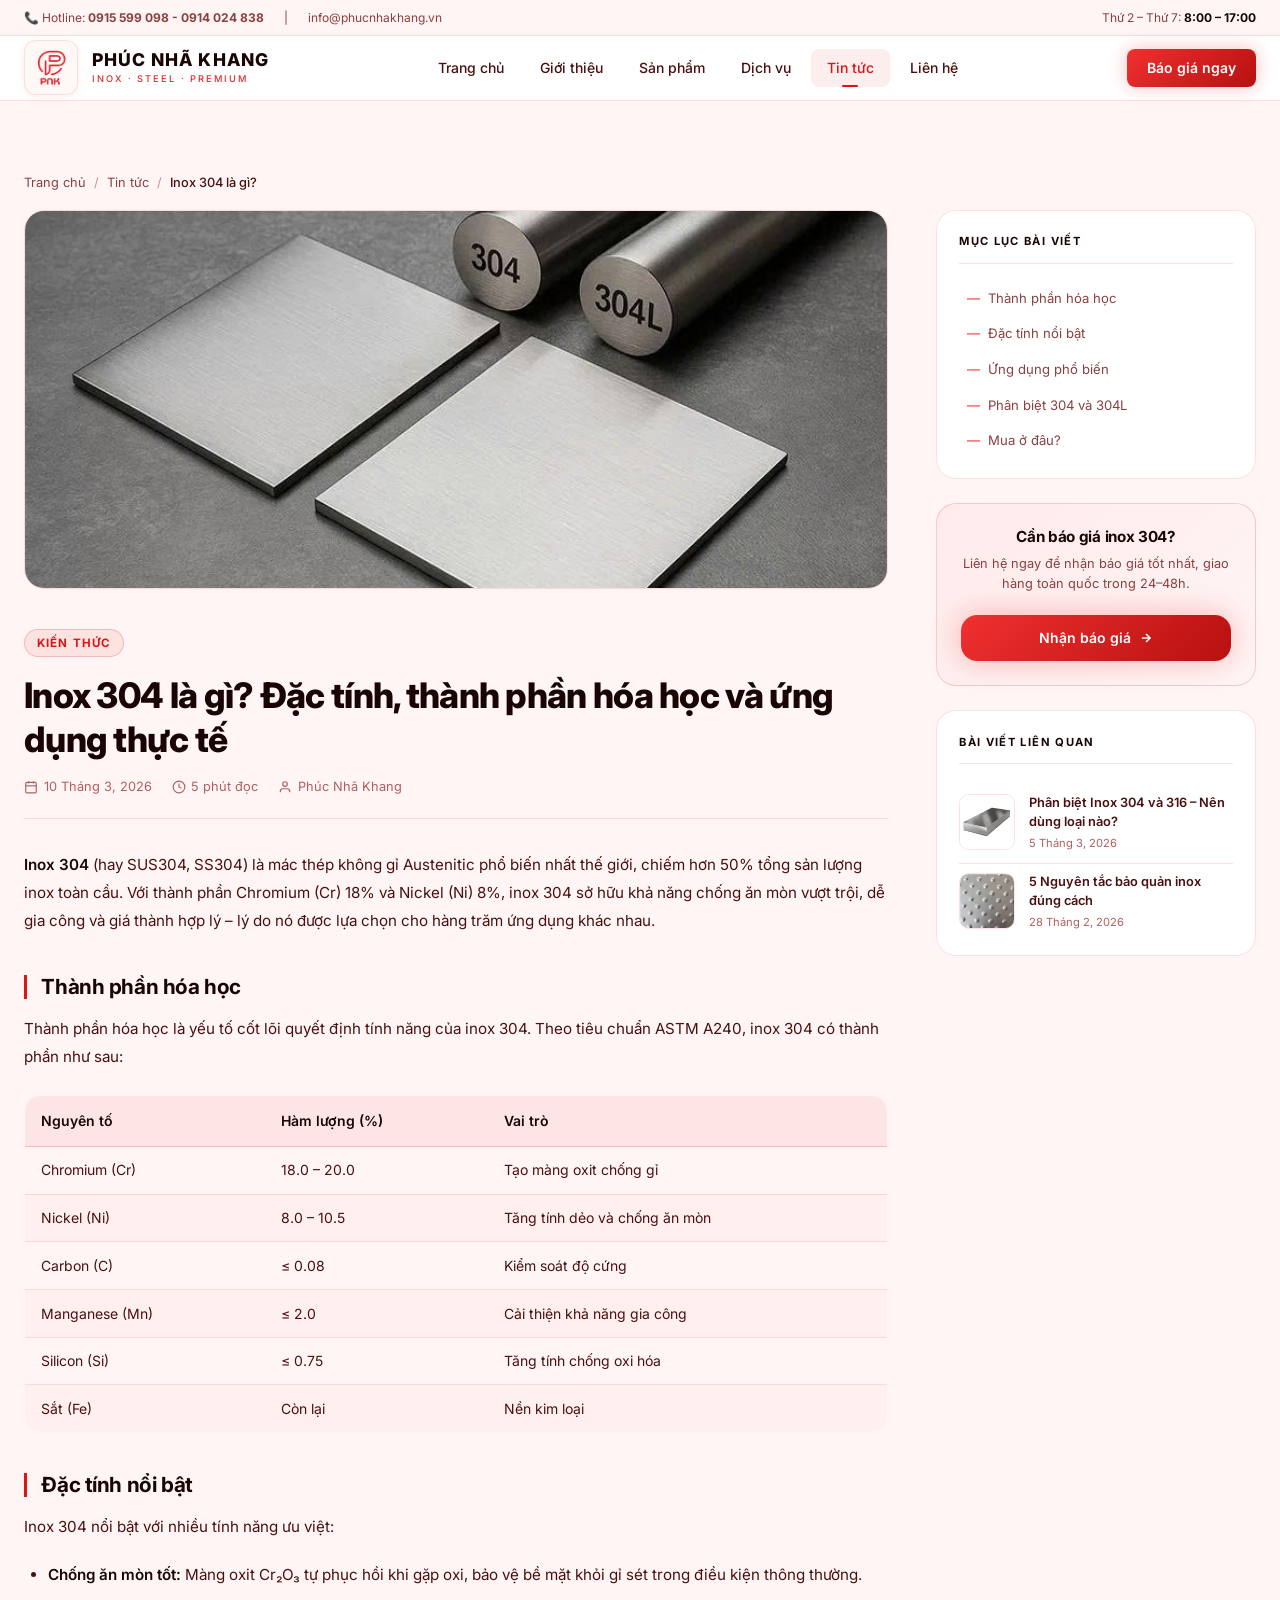
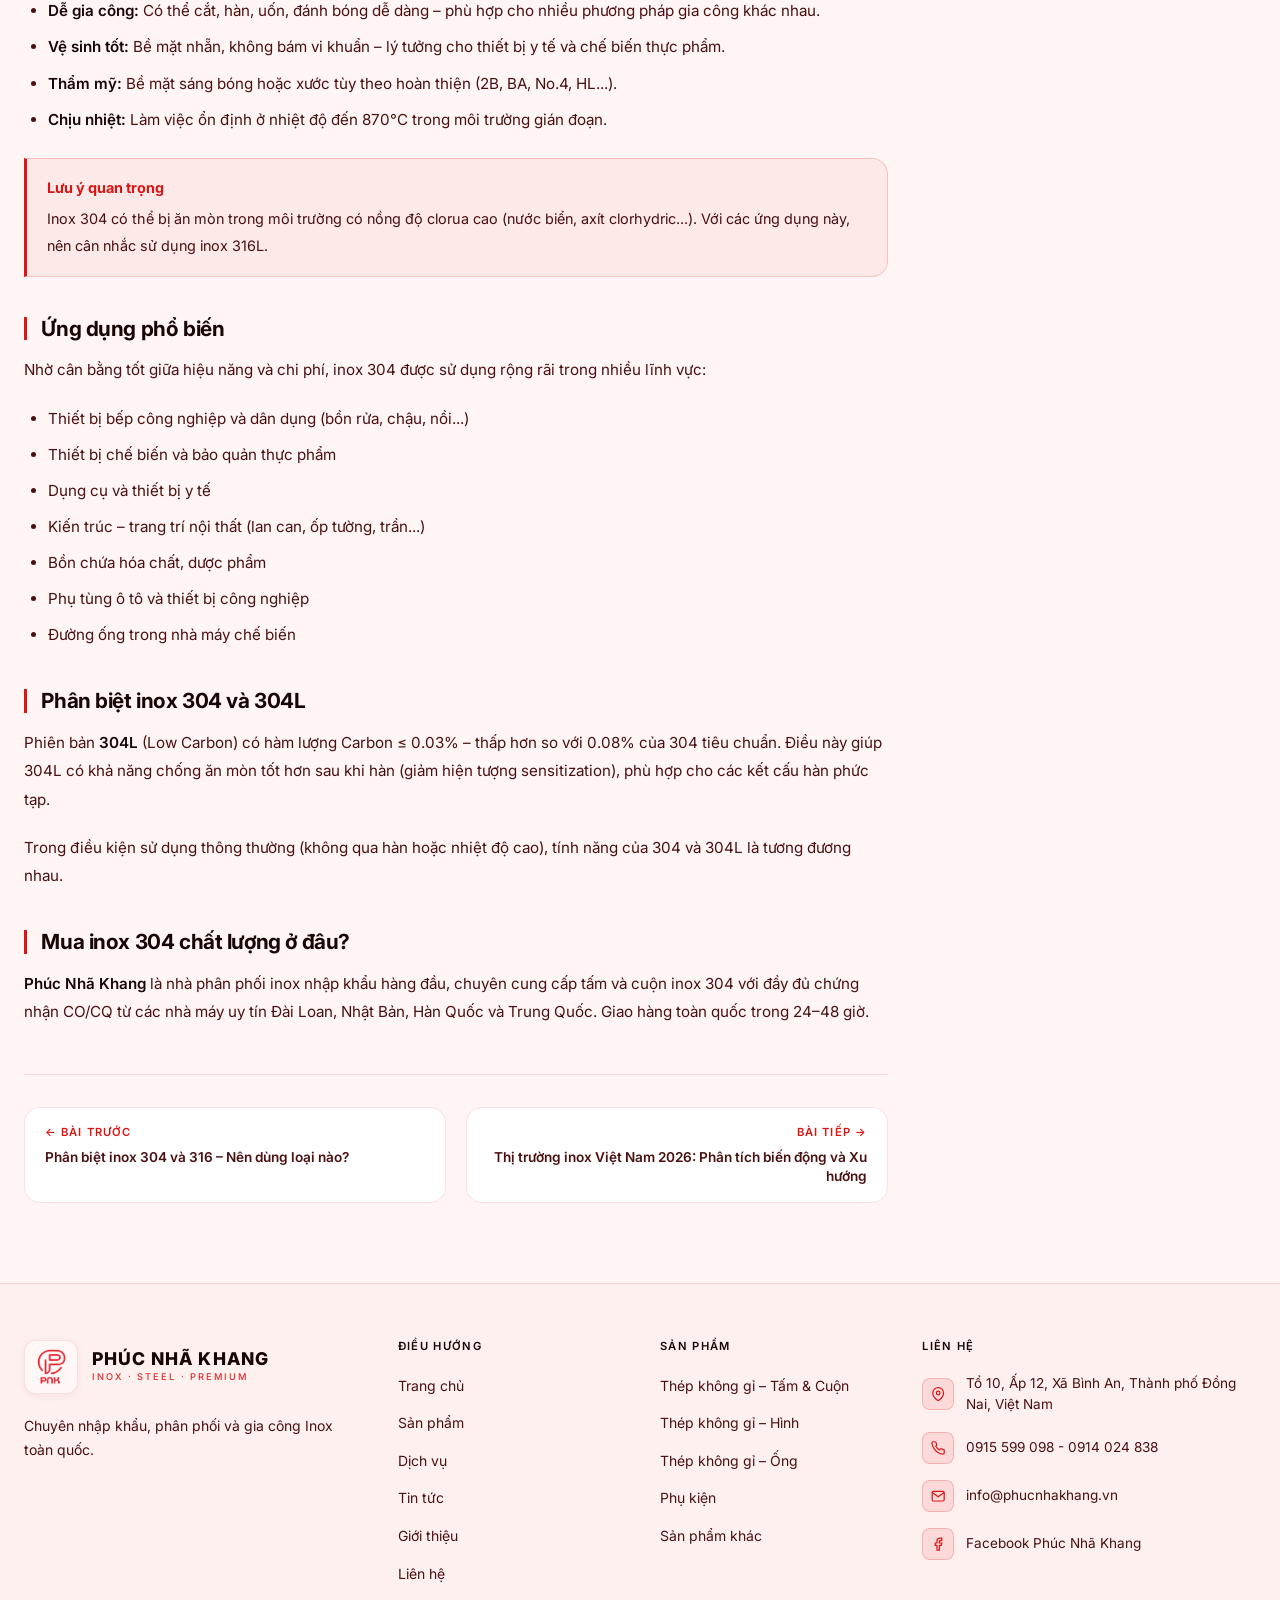
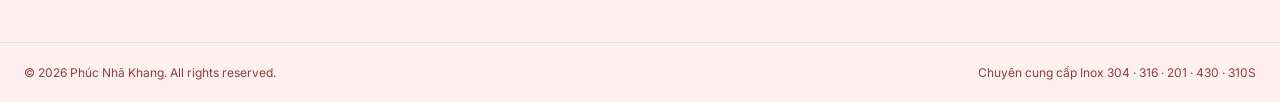
<file: tin-tuc/inox-304-la-gi/index.html>
<!doctype html>
<html lang="vi" prefix="og: https://ogp.me/ns#">
  <head>
    <meta name="google-adsense-account" content="ca-pub-5685883682552725">
    <script async src="https://pagead2.googlesyndication.com/pagead/js/adsbygoogle.js?client=ca-pub-5685883682552725"
     crossorigin="anonymous"></script>
    <!-- Google tag (gtag.js) -->
    <script async src="https://www.googletagmanager.com/gtag/js?id=G-MB4MPDRBQJ"></script>
    <script>
      window.dataLayer = window.dataLayer || [];
      function gtag() {
        dataLayer.push(arguments);
      }
      gtag('js', new Date());

      gtag('config', 'G-MB4MPDRBQJ');
    </script>
    <meta charset="UTF-8" />
    <meta name="viewport" content="width=device-width, initial-scale=1.0" />

    <title>
      Inox 304 Là Gì? Đặc Tính, Thành Phần Hóa Học Và Ứng Dụng | Phúc Nhã Khang
    </title>
    <meta
      name="description"
      content="Inox 304 là gì? Tìm hiểu thành phần hóa học, đặc tính vật lý và ứng dụng thực tế của mác thép không gỉ phổ biến nhất thế giới từ chuyên gia Phúc Nhã Khang."
    />
    <meta name="robots" content="index, follow" />
    <link
      rel="canonical"
      href="https://phucnhakhang.vn/tin-tuc/inox-304-la-gi"
    />

    <meta property="og:type" content="article" />
    <meta property="og:locale" content="vi_VN" />
    <meta
      property="og:url"
      content="https://phucnhakhang.vn/tin-tuc/inox-304-la-gi"
    />
    <meta property="og:site_name" content="Phúc Nhã Khang" />
    <meta
      property="og:title"
      content="Inox 304 Là Gì? Đặc Tính Và Ứng Dụng | Phúc Nhã Khang"
    />
    <meta
      property="og:description"
      content="Inox 304 (SUS304) – mác thép không gỉ phổ biến nhất thế giới. Thành phần Cr18-Ni8, chống ăn mòn tốt, ứng dụng rộng rãi."
    />
    <meta
      property="og:image"
      content="https://phucnhakhang.vn/assets/img/products/tam-304-2b-nhap-khau.png"
    />

    <script type="application/ld+json">
      {
        "@context": "https://schema.org",
        "@type": "Article",
        "headline": "Inox 304 là gì? Đặc tính, thành phần hóa học và ứng dụng thực tế",
        "datePublished": "2026-03-10",
        "dateModified": "2026-03-10",
        "author": { "@type": "Organization", "name": "Phúc Nhã Khang" },
        "publisher": {
          "@type": "Organization",
          "name": "Phúc Nhã Khang",
          "url": "https://phucnhakhang.vn"
        },
        "image": "https://phucnhakhang.vn/assets/img/products/tam-304-2b-nhap-khau.png",
        "url": "https://phucnhakhang.vn/tin-tuc/inox-304-la-gi"
      }
    </script>

    <link
      rel="icon"
      type="image/png"
      sizes="46x46"
      href="/assets/img/logo.png"
    />
    <link rel="preconnect" href="https://fonts.googleapis.com" />
    <link rel="preconnect" href="https://fonts.gstatic.com" crossorigin />
    <link
      rel="stylesheet"
      href="https://fonts.googleapis.com/css2?family=Inter:wght@400;500;600;700;800;900&display=swap"
    />
    <link rel="stylesheet" href="/css/style.css" />
  </head>
  <body>
    <!-- TOP BAR -->
    <div
      class="topbar"
      role="complementary"
      aria-label="Thông tin liên hệ nhanh"
    >
      <div class="container">
        <div class="topbar__inner">
          <div class="topbar__left">
            <a href="tel:0915599098"
              >📞 Hotline: <strong>0915 599 098 - 0914 024 838</strong></a
            >
            <span aria-hidden="true">|</span>
            <a href="mailto:info@phucnhakhang.vn">info@phucnhakhang.vn</a>
          </div>
          <div>
            Thứ 2 – Thứ 7:
            <strong style="color: var(--text-900)">8:00 – 17:00</strong>
          </div>
        </div>
      </div>
    </div>

    <!-- HEADER -->
    <header class="site-header" role="banner">
      <div class="container">
        <div class="header__inner">
          <a href="/" class="logo" aria-label="Phúc Nhã Khang – Trang chủ">
            <div class="logo__icon" aria-hidden="true">
              <img src="/assets/img/logo.png" alt="Logo Phúc Nhã Khang" />
            </div>
            <div class="logo__text">
              <div class="logo__name">PHÚC NHÃ KHANG</div>
              <div class="logo__tagline">Inox · Steel · Premium</div>
            </div>
          </a>
          <nav class="nav-desktop" aria-label="Điều hướng chính">
            <a href="/">Trang chủ</a>
            <a href="/gioi-thieu">Giới thiệu</a>
            <a href="/san-pham">Sản phẩm</a>
            <a href="/dich-vu">Dịch vụ</a>
            <a href="/tin-tuc" class="active">Tin tức</a>
            <a href="/lien-he">Liên hệ</a>
          </nav>
          <div style="display: flex; align-items: center; gap: 0.75rem">
            <a href="/lien-he" class="btn-nav">Báo giá ngay</a>
            <button
              class="hamburger"
              aria-label="Mở menu"
              aria-expanded="false"
              aria-controls="mobile-menu"
            >
              <span></span><span></span><span></span>
            </button>
          </div>
        </div>
      </div>
      <nav class="nav-mobile" id="mobile-menu" aria-label="Điều hướng mobile">
        <a href="/">Trang chủ</a>
        <a href="/gioi-thieu">Giới thiệu</a>
        <a href="/san-pham">Sản phẩm</a>
        <a href="/dich-vu">Dịch vụ</a>
        <a href="/tin-tuc" class="active">Tin tức</a>
        <a href="/lien-he">Liên hệ</a>
        <a href="/lien-he" class="btn-mobile">Báo giá ngay</a>
      </nav>
    </header>

    <main id="main-content">
      <section class="article-section">
        <div class="container">
          <!-- Breadcrumb -->
          <nav class="breadcrumb" aria-label="Breadcrumb">
            <a href="/">Trang chủ</a>
            <span class="breadcrumb__sep" aria-hidden="true">/</span>
            <a href="/tin-tuc">Tin tức</a>
            <span class="breadcrumb__sep" aria-hidden="true">/</span>
            <span class="breadcrumb__current">Inox 304 là gì?</span>
          </nav>

          <div class="article-layout">
            <!-- ── MAIN CONTENT ── -->
            <article
              class="article-main"
              itemscope
              itemtype="https://schema.org/Article"
            >
              <!-- Cover image -->
              <div class="article-cover">
                <img
                  src="/assets/img/news/inox-304.png"
                  alt="Tấm inox 304 nhập khẩu – Phúc Nhã Khang"
                  loading="eager"
                  width="1200"
                  height="525"
                  itemprop="image"
                />
              </div>

              <!-- Article header -->
              <header class="article-header">
                <span class="article-header__category">Kiến thức</span>
                <h1 class="article-header__title" itemprop="headline">
                  Inox 304 là gì? Đặc tính, thành phần hóa học và ứng dụng thực tế
                </h1>
                <div class="article-header__meta">
                  <span class="article-header__meta-item">
                    <svg aria-hidden="true" viewBox="0 0 24 24">
                      <rect x="3" y="4" width="18" height="18" rx="2" />
                      <line x1="16" y1="2" x2="16" y2="6" />
                      <line x1="8" y1="2" x2="8" y2="6" />
                      <line x1="3" y1="10" x2="21" y2="10" />
                    </svg>
                    10 Tháng 3, 2026
                  </span>
                  <span class="article-header__meta-item">
                    <svg aria-hidden="true" viewBox="0 0 24 24">
                      <circle cx="12" cy="12" r="10" />
                      <polyline points="12 6 12 12 16 14" />
                    </svg>
                    5 phút đọc
                  </span>
                  <span class="article-header__meta-item">
                    <svg aria-hidden="true" viewBox="0 0 24 24">
                      <path d="M20 21v-2a4 4 0 0 0-4-4H8a4 4 0 0 0-4 4v2" />
                      <circle cx="12" cy="7" r="4" />
                    </svg>
                    Phúc Nhã Khang
                  </span>
                </div>
              </header>

              <!-- Article body -->
              <div class="article-body" itemprop="articleBody">
                <p>
                  <strong>Inox 304</strong> (hay SUS304, SS304) là mác thép
                  không gỉ Austenitic phổ biến nhất thế giới, chiếm hơn 50% tổng
                  sản lượng inox toàn cầu. Với thành phần Chromium (Cr) 18% và
                  Nickel (Ni) 8%, inox 304 sở hữu khả năng chống ăn mòn vượt
                  trội, dễ gia công và giá thành hợp lý – lý do nó được lựa chọn
                  cho hàng trăm ứng dụng khác nhau.
                </p>

                <h2 id="thanh-phan">Thành phần hóa học</h2>
                <p>
                  Thành phần hóa học là yếu tố cốt lõi quyết định tính năng của
                  inox 304. Theo tiêu chuẩn ASTM A240, inox 304 có thành phần
                  như sau:
                </p>
                <table class="article-table">
                  <thead>
                    <tr>
                      <th>Nguyên tố</th>
                      <th>Hàm lượng (%)</th>
                      <th>Vai trò</th>
                    </tr>
                  </thead>
                  <tbody>
                    <tr>
                      <td>Chromium (Cr)</td>
                      <td>18.0 – 20.0</td>
                      <td>Tạo màng oxit chống gỉ</td>
                    </tr>
                    <tr>
                      <td>Nickel (Ni)</td>
                      <td>8.0 – 10.5</td>
                      <td>Tăng tính dẻo và chống ăn mòn</td>
                    </tr>
                    <tr>
                      <td>Carbon (C)</td>
                      <td>≤ 0.08</td>
                      <td>Kiểm soát độ cứng</td>
                    </tr>
                    <tr>
                      <td>Manganese (Mn)</td>
                      <td>≤ 2.0</td>
                      <td>Cải thiện khả năng gia công</td>
                    </tr>
                    <tr>
                      <td>Silicon (Si)</td>
                      <td>≤ 0.75</td>
                      <td>Tăng tính chống oxi hóa</td>
                    </tr>
                    <tr>
                      <td>Sắt (Fe)</td>
                      <td>Còn lại</td>
                      <td>Nền kim loại</td>
                    </tr>
                  </tbody>
                </table>

                <h2 id="dac-tinh">Đặc tính nổi bật</h2>
                <p>Inox 304 nổi bật với nhiều tính năng ưu việt:</p>
                <ul>
                  <li>
                    <strong>Chống ăn mòn tốt:</strong> Màng oxit Cr₂O₃ tự phục
                    hồi khi gặp oxi, bảo vệ bề mặt khỏi gỉ sét trong điều kiện
                    thông thường.
                  </li>
                  <li>
                    <strong>Dễ gia công:</strong> Có thể cắt, hàn, uốn, đánh
                    bóng dễ dàng – phù hợp cho nhiều phương pháp gia công khác
                    nhau.
                  </li>
                  <li>
                    <strong>Vệ sinh tốt:</strong> Bề mặt nhẵn, không bám vi
                    khuẩn – lý tưởng cho thiết bị y tế và chế biến thực phẩm.
                  </li>
                  <li>
                    <strong>Thẩm mỹ:</strong> Bề mặt sáng bóng hoặc xước tùy
                    theo hoàn thiện (2B, BA, No.4, HL...).
                  </li>
                  <li>
                    <strong>Chịu nhiệt:</strong> Làm việc ổn định ở nhiệt độ đến
                    870°C trong môi trường gián đoạn.
                  </li>
                </ul>

                <div class="article-callout">
                  <strong>Lưu ý quan trọng</strong>
                  Inox 304 có thể bị ăn mòn trong môi trường có nồng độ clorua
                  cao (nước biển, axít clorhydric...). Với các ứng dụng này, nên
                  cân nhắc sử dụng inox 316L.
                </div>

                <h2 id="ung-dung">Ứng dụng phổ biến</h2>
                <p>
                  Nhờ cân bằng tốt giữa hiệu năng và chi phí, inox 304 được sử
                  dụng rộng rãi trong nhiều lĩnh vực:
                </p>
                <ul>
                  <li>
                    Thiết bị bếp công nghiệp và dân dụng (bồn rửa, chậu, nồi...)
                  </li>
                  <li>Thiết bị chế biến và bảo quản thực phẩm</li>
                  <li>Dụng cụ và thiết bị y tế</li>
                  <li>
                    Kiến trúc – trang trí nội thất (lan can, ốp tường, trần...)
                  </li>
                  <li>Bồn chứa hóa chất, dược phẩm</li>
                  <li>Phụ tùng ô tô và thiết bị công nghiệp</li>
                  <li>Đường ống trong nhà máy chế biến</li>
                </ul>

                <h2 id="phan-biet">Phân biệt inox 304 và 304L</h2>
                <p>
                  Phiên bản <strong>304L</strong> (Low Carbon) có hàm lượng
                  Carbon ≤ 0.03% – thấp hơn so với 0.08% của 304 tiêu chuẩn.
                  Điều này giúp 304L có khả năng chống ăn mòn tốt hơn sau khi
                  hàn (giảm hiện tượng sensitization), phù hợp cho các kết cấu
                  hàn phức tạp.
                </p>
                <p>
                  Trong điều kiện sử dụng thông thường (không qua hàn hoặc nhiệt
                  độ cao), tính năng của 304 và 304L là tương đương nhau.
                </p>

                <h2 id="mua-o-dau">Mua inox 304 chất lượng ở đâu?</h2>
                <p>
                  <strong>Phúc Nhã Khang</strong> là nhà phân phối inox nhập
                  khẩu hàng đầu, chuyên cung cấp tấm và cuộn inox 304 với đầy đủ
                  chứng nhận CO/CQ từ các nhà máy uy tín Đài Loan, Nhật Bản, Hàn
                  Quốc và Trung Quốc. Giao hàng toàn quốc trong 24–48 giờ.
                </p>
              </div>
              <!-- /article-body -->

              <!-- Article nav -->
              <nav class="article-nav" aria-label="Bài viết liên quan">
                <a
                  href="/tin-tuc/phan-biet-inox-304-va-316"
                  class="article-nav__item"
                >
                  <div class="article-nav__label">← Bài trước</div>
                  <div class="article-nav__title">
                    Phân biệt inox 304 và 316 – Nên dùng loại nào?
                  </div>
                </a>
                <a
                  href="/tin-tuc/thi-truong-inox-viet-nam-2026"
                  class="article-nav__item article-nav__item--next"
                >
                  <div class="article-nav__label">Bài tiếp →</div>
                  <div class="article-nav__title">
                    Thị trường inox Việt Nam 2026: Phân tích biến động và Xu hướng
                  </div>
                </a>
              </nav>
            </article>
            <!-- /article-main -->

            <!-- ── SIDEBAR ── -->
            <aside class="article-sidebar" aria-label="Nội dung liên quan">
              <!-- Table of contents -->
              <div class="sidebar-box">
                <div class="sidebar-box__title">Mục lục bài viết</div>
                <ul class="sidebar-toc">
                  <li><a href="#thanh-phan">Thành phần hóa học</a></li>
                  <li><a href="#dac-tinh">Đặc tính nổi bật</a></li>
                  <li><a href="#ung-dung">Ứng dụng phổ biến</a></li>
                  <li><a href="#phan-biet">Phân biệt 304 và 304L</a></li>
                  <li><a href="#mua-o-dau">Mua ở đâu?</a></li>
                </ul>
              </div>

              <!-- CTA box -->
              <div class="sidebar-cta">
                <h4>Cần báo giá inox 304?</h4>
                <p>
                  Liên hệ ngay để nhận báo giá tốt nhất, giao hàng toàn quốc
                  trong 24–48h.
                </p>
                <a href="/lien-he" class="btn-primary">
                  Nhận báo giá
                  <svg
                    aria-hidden="true"
                    width="14"
                    height="14"
                    fill="none"
                    stroke="currentColor"
                    stroke-width="2.5"
                    viewBox="0 0 24 24"
                  >
                    <line x1="5" y1="12" x2="19" y2="12" />
                    <polyline points="12 5 19 12 12 19" />
                  </svg>
                </a>
              </div>

              <!-- Related posts -->
              <div class="sidebar-box">
                <div class="sidebar-box__title">Bài viết liên quan</div>
                <a
                  href="/tin-tuc/phan-biet-inox-304-va-316"
                  class="related-post-item"
                >
                  <img
                    class="related-post-item__img"
                    src="/assets/img/products/T316.png"
                    alt="Phân biệt inox 304 và 316"
                    loading="lazy"
                    width="56"
                    height="56"
                  />
                  <div>
                    <div class="related-post-item__title">
                      Phân biệt Inox 304 và 316 – Nên dùng loại nào?
                    </div>
                    <div class="related-post-item__date">5 Tháng 3, 2026</div>
                  </div>
                </a>
                <a
                  href="/tin-tuc/bao-quan-inox-dung-cach"
                  class="related-post-item"
                >
                  <img
                    class="related-post-item__img"
                    src="/assets/img/manufacturing/chong-truot-2.png"
                    alt="Bảo quản inox"
                    loading="lazy"
                    width="56"
                    height="56"
                  />
                  <div>
                    <div class="related-post-item__title">
                      5 Nguyên tắc bảo quản inox đúng cách
                    </div>
                    <div class="related-post-item__date">28 Tháng 2, 2026</div>
                  </div>
                </a>
              </div>
            </aside>
          </div>
        </div>
      </section>
    </main>

    <!-- FOOTER -->
    <footer class="site-footer" role="contentinfo">
      <div class="container">
        <div class="footer-main">
          <div class="footer-brand">
            <a href="/" class="logo" aria-label="Phúc Nhã Khang">
              <div class="logo__icon" aria-hidden="true">
                <img src="/assets/img/logo.png" alt="Logo Phúc Nhã Khang" />
              </div>
              <div>
                <div class="logo__name">PHÚC NHÃ KHANG</div>
                <div class="logo__tagline">Inox · Steel · Premium</div>
              </div>
            </a>
            <p>Chuyên nhập khẩu, phân phối và gia công Inox toàn quốc.</p>
          </div>
          <nav class="footer-col" aria-label="Điều hướng footer">
            <h4>Điều hướng</h4>
            <ul class="footer-links">
              <li><a href="/">Trang chủ</a></li>
              <li><a href="/san-pham">Sản phẩm</a></li>
              <li><a href="/dich-vu">Dịch vụ</a></li>
              <li><a href="/tin-tuc">Tin tức</a></li>
              <li><a href="/gioi-thieu">Giới thiệu</a></li>
              <li><a href="/lien-he">Liên hệ</a></li>
            </ul>
          </nav>
          <div class="footer-col">
            <h4>Sản phẩm</h4>
            <ul class="footer-links">
              <li>
                <a href="/san-pham#tam">Thép không gỉ – Tấm &amp; Cuộn</a>
              </li>
              <li><a href="/san-pham#hinh">Thép không gỉ – Hình</a></li>
              <li><a href="/san-pham#ong">Thép không gỉ – Ống</a></li>
              <li><a href="/san-pham#phukien">Phụ kiện</a></li>
              <li><a href="/san-pham#dacbiet">Sản phẩm khác</a></li>
            </ul>
          </div>
          <address class="footer-col" style="font-style: normal">
            <h4>Liên hệ</h4>
            <ul class="footer-contact-list">
              <li class="footer-contact-item">
                <div class="footer-contact-item__icon" aria-hidden="true">
                  <svg viewBox="0 0 24 24">
                    <path d="M21 10c0 7-9 13-9 13s-9-6-9-13a9 9 0 0 1 18 0z" />
                    <circle cx="12" cy="10" r="3" />
                  </svg>
                </div>
                <span>Tổ 10, Ấp 12, Xã Bình An, Thành phố Đồng Nai, Việt Nam</span>
              </li>
              <li class="footer-contact-item">
                <div class="footer-contact-item__icon" aria-hidden="true">
                  <svg viewBox="0 0 24 24">
                    <path
                      d="M22 16.92v3a2 2 0 0 1-2.18 2 19.79 19.79 0 0 1-8.63-3.07A19.5 19.5 0 0 1 4.69 12a19.79 19.79 0 0 1-3.07-8.67A2 2 0 0 1 3.6 1.29h3a2 2 0 0 1 2 1.72 12.84 12.84 0 0 0 .7 2.81 2 2 0 0 1-.45 2.11L8.09 8.91a16 16 0 0 0 6 6l1.27-1.27a2 2 0 0 1 2.11-.45 12.84 12.84 0 0 0 2.81.7A2 2 0 0 1 22 16.92z"
                    />
                  </svg>
                </div>
                <a href="tel:0915599098">0915 599 098 - 0914 024 838</a>
              </li>
              <li class="footer-contact-item">
                <div class="footer-contact-item__icon" aria-hidden="true">
                  <svg viewBox="0 0 24 24">
                    <path
                      d="M4 4h16c1.1 0 2 .9 2 2v12c0 1.1-.9 2-2 2H4c-1.1 0-2-.9-2-2V6c0-1.1.9-2 2-2z"
                    />
                    <polyline points="22,6 12,13 2,6" />
                  </svg>
                </div>
                <a href="mailto:info@phucnhakhang.vn">info@phucnhakhang.vn</a>
              </li>
              <li class="footer-contact-item">
                <div class="footer-contact-item__icon" aria-hidden="true">
                  <svg viewBox="0 0 24 24">
                    <path
                      d="M18 2h-3a5 5 0 0 0-5 5v3H7v4h3v8h4v-8h3l1-4h-4V7a1 1 0 0 1 1-1h3z"
                    />
                  </svg>
                </div>
                <a
                  href="https://www.facebook.com/share/18VFPzzHsW/"
                  target="_blank"
                  rel="noopener noreferrer"
                  >Facebook Phúc Nhã Khang</a
                >
              </li>
            </ul>
          </address>
        </div>
      </div>
      <div class="footer-bottom">
        <div class="container">
          <div class="footer-bottom__inner">
            <p>© 2026 Phúc Nhã Khang. All rights reserved.</p>
            <p>Chuyên cung cấp Inox 304 · 316 · 201 · 430 · 310S</p>
          </div>
        </div>
      </div>
    </footer>

    <script src="/assets/js/main.js" defer></script>
  </body>
</html>
</file>
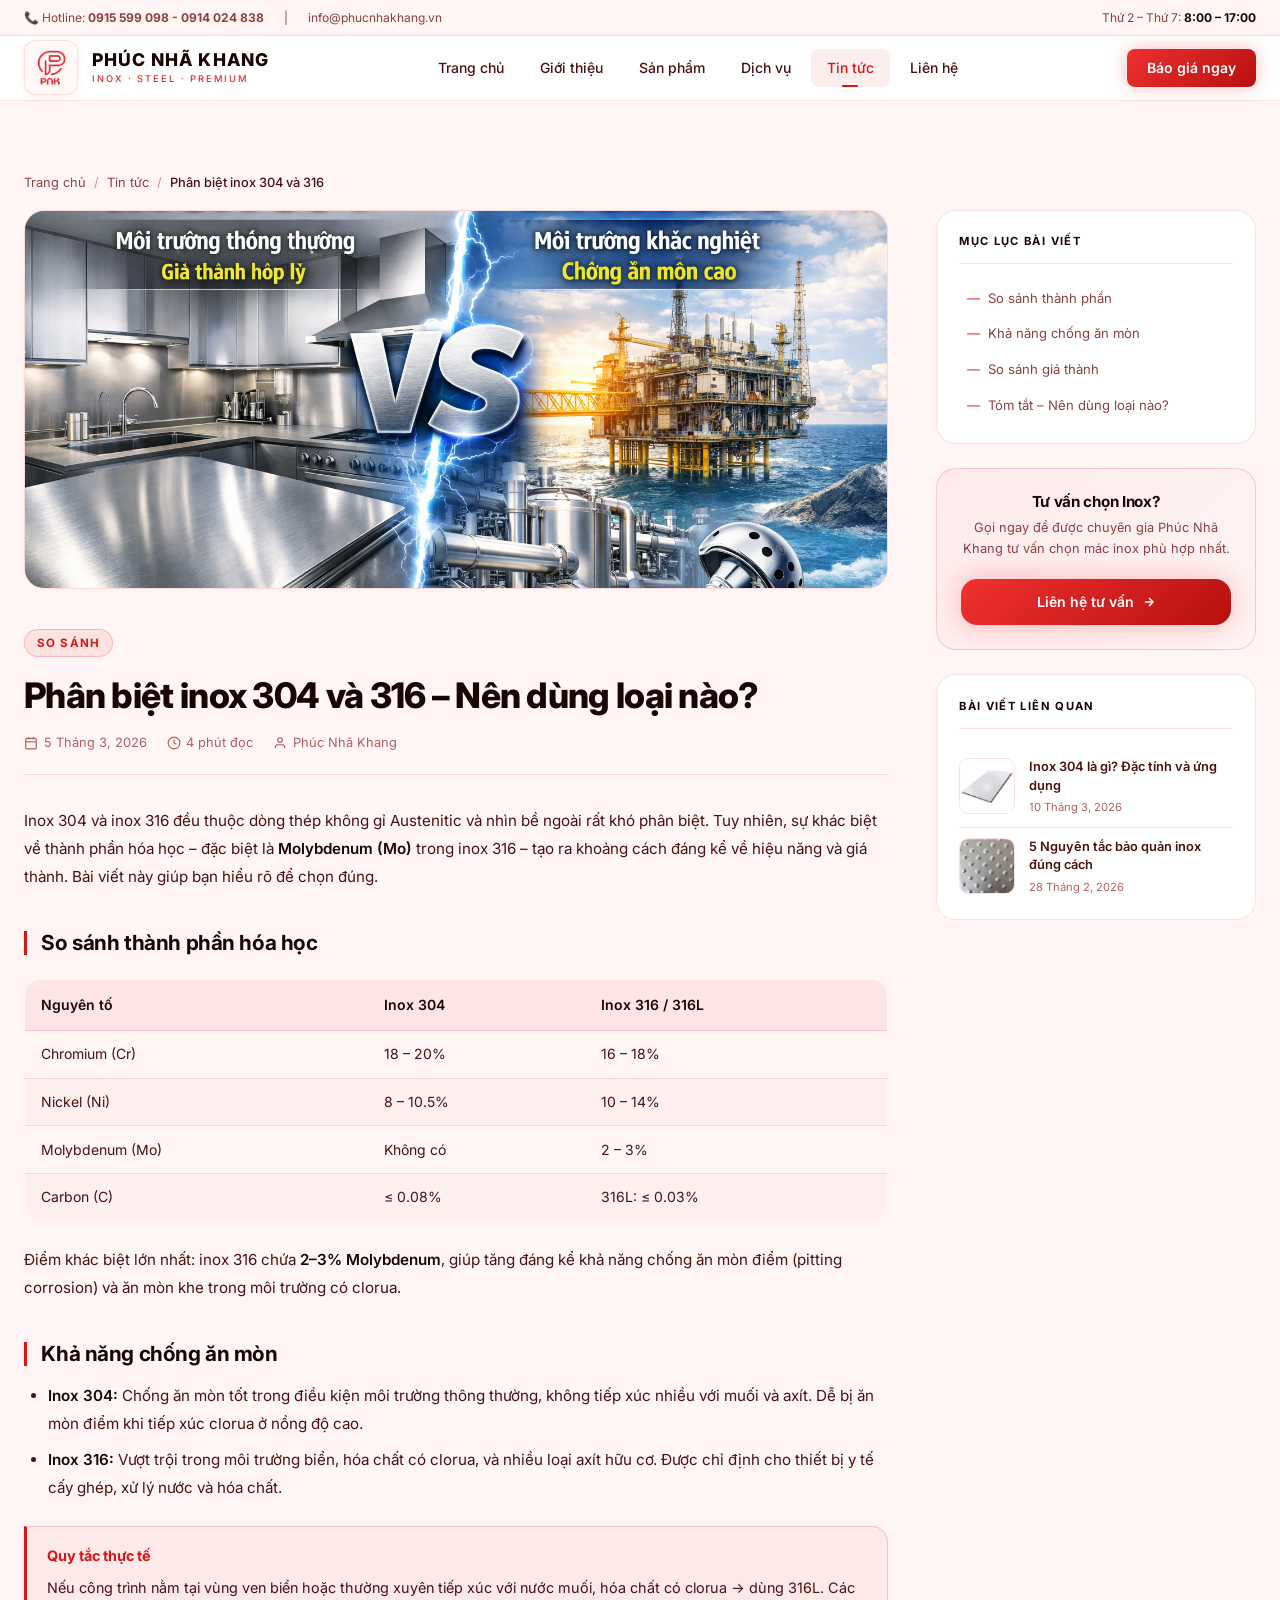
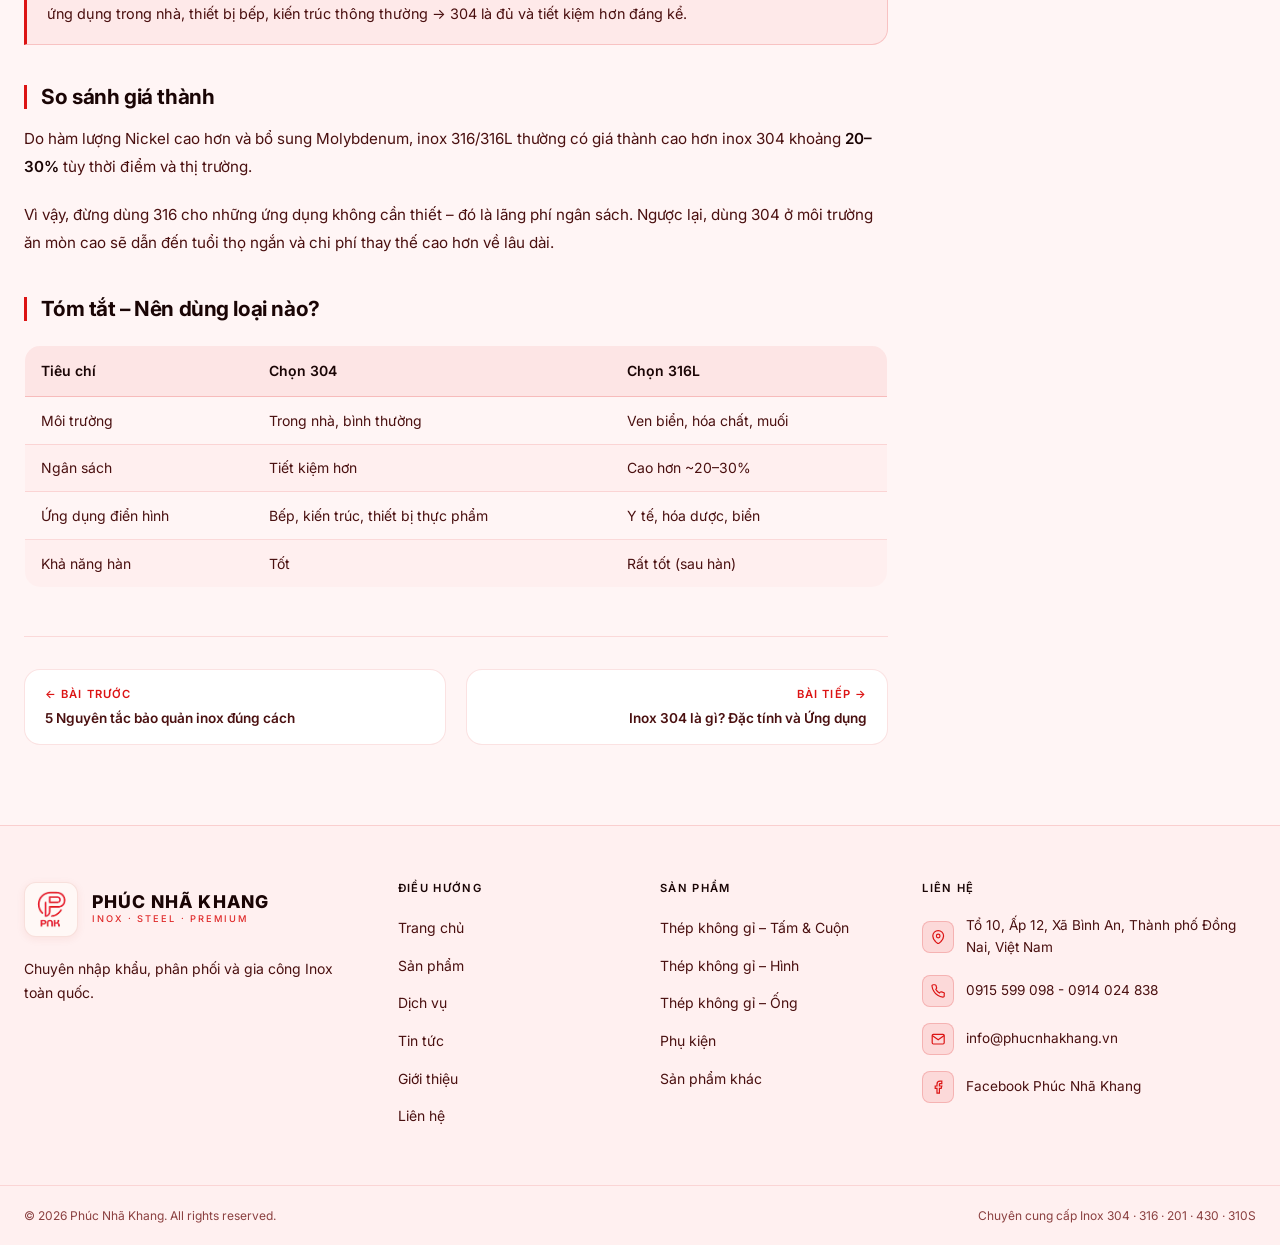
<file: tin-tuc/phan-biet-inox-304-va-316/index.html>
<!doctype html>
<html lang="vi" prefix="og: https://ogp.me/ns#">
  <head>
    <meta name="google-adsense-account" content="ca-pub-5685883682552725">
    <script async src="https://pagead2.googlesyndication.com/pagead/js/adsbygoogle.js?client=ca-pub-5685883682552725"
     crossorigin="anonymous"></script>
    <!-- Google tag (gtag.js) -->
    <script async src="https://www.googletagmanager.com/gtag/js?id=G-MB4MPDRBQJ"></script>
    <script>
      window.dataLayer = window.dataLayer || [];
      function gtag() {
        dataLayer.push(arguments);
      }
      gtag('js', new Date());

      gtag('config', 'G-MB4MPDRBQJ');
    </script>
    <meta charset="UTF-8" />
    <meta name="viewport" content="width=device-width, initial-scale=1.0" />

    <title>
      Phân Biệt Inox 304 Và 316 – Nên Dùng Loại Nào? | Phúc Nhã Khang
    </title>
    <meta
      name="description"
      content="So sánh inox 304 và 316: thành phần, khả năng chống ăn mòn, giá thành và ứng dụng. Hướng dẫn chọn đúng mác inox cho từng mục đích sử dụng."
    />
    <meta name="robots" content="index, follow" />
    <link
      rel="canonical"
      href="https://phucnhakhang.vn/tin-tuc/phan-biet-inox-304-va-316"
    />

    <meta property="og:type" content="article" />
    <meta property="og:locale" content="vi_VN" />
    <meta
      property="og:url"
      content="https://phucnhakhang.vn/tin-tuc/phan-biet-inox-304-va-316"
    />
    <meta property="og:site_name" content="Phúc Nhã Khang" />
    <meta
      property="og:title"
      content="Phân Biệt Inox 304 Và 316 | Phúc Nhã Khang"
    />
    <meta
      property="og:description"
      content="So sánh chi tiết inox 304 và 316 – thành phần, ứng dụng, giá thành. Hướng dẫn chọn đúng."
    />
    <meta
      property="og:image"
      content="https://phucnhakhang.vn/assets/img/products/tam-316l-nhap-khau.png"
    />

    <script type="application/ld+json">
      {
        "@context": "https://schema.org",
        "@type": "Article",
        "headline": "Phân biệt inox 304 và 316 – Nên dùng loại nào?",
        "datePublished": "2026-03-05",
        "dateModified": "2026-03-05",
        "author": { "@type": "Organization", "name": "Phúc Nhã Khang" },
        "publisher": {
          "@type": "Organization",
          "name": "Phúc Nhã Khang",
          "url": "https://phucnhakhang.vn"
        },
        "image": "https://phucnhakhang.vn/assets/img/products/tam-316l-nhap-khau.png",
        "url": "https://phucnhakhang.vn/tin-tuc/phan-biet-inox-304-va-316"
      }
    </script>

    <link
      rel="icon"
      type="image/png"
      sizes="46x46"
      href="/assets/img/logo.png"
    />
    <link rel="preconnect" href="https://fonts.googleapis.com" />
    <link rel="preconnect" href="https://fonts.gstatic.com" crossorigin />
    <link
      rel="stylesheet"
      href="https://fonts.googleapis.com/css2?family=Inter:wght@400;500;600;700;800;900&display=swap"
    />
    <link rel="stylesheet" href="/css/style.css" />
  </head>
  <body>
    <!-- TOP BAR -->
    <div
      class="topbar"
      role="complementary"
      aria-label="Thông tin liên hệ nhanh"
    >
      <div class="container">
        <div class="topbar__inner">
          <div class="topbar__left">
            <a href="tel:0915599098"
              >📞 Hotline: <strong>0915 599 098 - 0914 024 838</strong></a
            >
            <span aria-hidden="true">|</span>
            <a href="mailto:info@phucnhakhang.vn">info@phucnhakhang.vn</a>
          </div>
          <div>
            Thứ 2 – Thứ 7:
            <strong style="color: var(--text-900)">8:00 – 17:00</strong>
          </div>
        </div>
      </div>
    </div>

    <!-- HEADER -->
    <header class="site-header" role="banner">
      <div class="container">
        <div class="header__inner">
          <a href="/" class="logo" aria-label="Phúc Nhã Khang – Trang chủ">
            <div class="logo__icon" aria-hidden="true">
              <img src="/assets/img/logo.png" alt="Logo Phúc Nhã Khang" />
            </div>
            <div class="logo__text">
              <div class="logo__name">PHÚC NHÃ KHANG</div>
              <div class="logo__tagline">Inox · Steel · Premium</div>
            </div>
          </a>
          <nav class="nav-desktop" aria-label="Điều hướng chính">
            <a href="/">Trang chủ</a>
            <a href="/gioi-thieu">Giới thiệu</a>
            <a href="/san-pham">Sản phẩm</a>
            <a href="/dich-vu">Dịch vụ</a>
            <a href="/tin-tuc" class="active">Tin tức</a>
            <a href="/lien-he">Liên hệ</a>
          </nav>
          <div style="display: flex; align-items: center; gap: 0.75rem">
            <a href="/lien-he" class="btn-nav">Báo giá ngay</a>
            <button
              class="hamburger"
              aria-label="Mở menu"
              aria-expanded="false"
              aria-controls="mobile-menu"
            >
              <span></span><span></span><span></span>
            </button>
          </div>
        </div>
      </div>
      <nav class="nav-mobile" id="mobile-menu" aria-label="Điều hướng mobile">
        <a href="/">Trang chủ</a>
        <a href="/gioi-thieu">Giới thiệu</a>
        <a href="/san-pham">Sản phẩm</a>
        <a href="/dich-vu">Dịch vụ</a>
        <a href="/tin-tuc" class="active">Tin tức</a>
        <a href="/lien-he">Liên hệ</a>
        <a href="/lien-he" class="btn-mobile">Báo giá ngay</a>
      </nav>
    </header>

    <main id="main-content">
      <section class="article-section">
        <div class="container">
          <!-- Breadcrumb -->
          <nav class="breadcrumb" aria-label="Breadcrumb">
            <a href="/">Trang chủ</a>
            <span class="breadcrumb__sep" aria-hidden="true">/</span>
            <a href="/tin-tuc">Tin tức</a>
            <span class="breadcrumb__sep" aria-hidden="true">/</span>
            <span class="breadcrumb__current">Phân biệt inox 304 và 316</span>
          </nav>

          <div class="article-layout">
            <!-- ── MAIN CONTENT ── -->
            <article
              class="article-main"
              itemscope
              itemtype="https://schema.org/Article"
            >
              <div class="article-cover">
                <img
                  src="/assets/img/news/so-sanh-inox-304.png"
                  alt="Tấm inox 316L nhập khẩu – Phúc Nhã Khang"
                  loading="eager"
                  width="1200"
                  height="525"
                  itemprop="image"
                />
              </div>

              <header class="article-header">
                <span class="article-header__category">So sánh</span>
                <h1 class="article-header__title" itemprop="headline">
                  Phân biệt inox 304 và 316 – Nên dùng loại nào?
                </h1>
                <div class="article-header__meta">
                  <span class="article-header__meta-item">
                    <svg aria-hidden="true" viewBox="0 0 24 24">
                      <rect x="3" y="4" width="18" height="18" rx="2" />
                      <line x1="16" y1="2" x2="16" y2="6" />
                      <line x1="8" y1="2" x2="8" y2="6" />
                      <line x1="3" y1="10" x2="21" y2="10" />
                    </svg>
                    5 Tháng 3, 2026
                  </span>
                  <span class="article-header__meta-item">
                    <svg aria-hidden="true" viewBox="0 0 24 24">
                      <circle cx="12" cy="12" r="10" />
                      <polyline points="12 6 12 12 16 14" />
                    </svg>
                    4 phút đọc
                  </span>
                  <span class="article-header__meta-item">
                    <svg aria-hidden="true" viewBox="0 0 24 24">
                      <path d="M20 21v-2a4 4 0 0 0-4-4H8a4 4 0 0 0-4 4v2" />
                      <circle cx="12" cy="7" r="4" />
                    </svg>
                    Phúc Nhã Khang
                  </span>
                </div>
              </header>

              <div class="article-body" itemprop="articleBody">
                <p>
                  Inox 304 và inox 316 đều thuộc dòng thép không gỉ Austenitic
                  và nhìn bề ngoài rất khó phân biệt. Tuy nhiên, sự khác biệt về
                  thành phần hóa học – đặc biệt là
                  <strong>Molybdenum (Mo)</strong> trong inox 316 – tạo ra
                  khoảng cách đáng kể về hiệu năng và giá thành. Bài viết này
                  giúp bạn hiểu rõ để chọn đúng.
                </p>

                <h2 id="so-sanh-thanh-phan">So sánh thành phần hóa học</h2>

                <table class="article-table">
                  <thead>
                    <tr>
                      <th>Nguyên tố</th>
                      <th>Inox 304</th>
                      <th>Inox 316 / 316L</th>
                    </tr>
                  </thead>
                  <tbody>
                    <tr>
                      <td>Chromium (Cr)</td>
                      <td>18 – 20%</td>
                      <td>16 – 18%</td>
                    </tr>
                    <tr>
                      <td>Nickel (Ni)</td>
                      <td>8 – 10.5%</td>
                      <td>10 – 14%</td>
                    </tr>
                    <tr>
                      <td>Molybdenum (Mo)</td>
                      <td>Không có</td>
                      <td>2 – 3%</td>
                    </tr>
                    <tr>
                      <td>Carbon (C)</td>
                      <td>≤ 0.08%</td>
                      <td>316L: ≤ 0.03%</td>
                    </tr>
                  </tbody>
                </table>

                <p>
                  Điểm khác biệt lớn nhất: inox 316 chứa
                  <strong>2–3% Molybdenum</strong>, giúp tăng đáng kể khả năng
                  chống ăn mòn điểm (pitting corrosion) và ăn mòn khe trong môi
                  trường có clorua.
                </p>

                <h2 id="kha-nang-chong-an-mon">Khả năng chống ăn mòn</h2>
                <ul>
                  <li>
                    <strong>Inox 304:</strong> Chống ăn mòn tốt trong điều kiện
                    môi trường thông thường, không tiếp xúc nhiều với muối và
                    axít. Dễ bị ăn mòn điểm khi tiếp xúc clorua ở nồng độ cao.
                  </li>
                  <li>
                    <strong>Inox 316:</strong> Vượt trội trong môi trường biển,
                    hóa chất có clorua, và nhiều loại axít hữu cơ. Được chỉ định
                    cho thiết bị y tế cấy ghép, xử lý nước và hóa chất.
                  </li>
                </ul>

                <div class="article-callout">
                  <strong>Quy tắc thực tế</strong>
                  Nếu công trình nằm tại vùng ven biển hoặc thường xuyên tiếp
                  xúc với nước muối, hóa chất có clorua → dùng 316L. Các ứng
                  dụng trong nhà, thiết bị bếp, kiến trúc thông thường → 304 là
                  đủ và tiết kiệm hơn đáng kể.
                </div>

                <h2 id="so-sanh-gia">So sánh giá thành</h2>
                <p>
                  Do hàm lượng Nickel cao hơn và bổ sung Molybdenum, inox
                  316/316L thường có giá thành cao hơn inox 304 khoảng
                  <strong>20–30%</strong> tùy thời điểm và thị trường.
                </p>
                <p>
                  Vì vậy, đừng dùng 316 cho những ứng dụng không cần thiết – đó
                  là lãng phí ngân sách. Ngược lại, dùng 304 ở môi trường ăn mòn
                  cao sẽ dẫn đến tuổi thọ ngắn và chi phí thay thế cao hơn về
                  lâu dài.
                </p>

                <h2 id="nen-dung-loai-nao">Tóm tắt – Nên dùng loại nào?</h2>

                <table class="article-table">
                  <thead>
                    <tr>
                      <th>Tiêu chí</th>
                      <th>Chọn 304</th>
                      <th>Chọn 316L</th>
                    </tr>
                  </thead>
                  <tbody>
                    <tr>
                      <td>Môi trường</td>
                      <td>Trong nhà, bình thường</td>
                      <td>Ven biển, hóa chất, muối</td>
                    </tr>
                    <tr>
                      <td>Ngân sách</td>
                      <td>Tiết kiệm hơn</td>
                      <td>Cao hơn ~20–30%</td>
                    </tr>
                    <tr>
                      <td>Ứng dụng điển hình</td>
                      <td>Bếp, kiến trúc, thiết bị thực phẩm</td>
                      <td>Y tế, hóa dược, biển</td>
                    </tr>
                    <tr>
                      <td>Khả năng hàn</td>
                      <td>Tốt</td>
                      <td>Rất tốt (sau hàn)</td>
                    </tr>
                  </tbody>
                </table>
              </div>

              <!-- Article nav -->
              <nav class="article-nav" aria-label="Bài viết liên quan">
                <a
                  href="/tin-tuc/bao-quan-inox-dung-cach"
                  class="article-nav__item"
                >
                  <div class="article-nav__label">← Bài trước</div>
                  <div class="article-nav__title">
                    5 Nguyên tắc bảo quản inox đúng cách
                  </div>
                </a>
                <a
                  href="/tin-tuc/inox-304-la-gi"
                  class="article-nav__item article-nav__item--next"
                >
                  <div class="article-nav__label">Bài tiếp →</div>
                  <div class="article-nav__title">
                    Inox 304 là gì? Đặc tính và Ứng dụng
                  </div>
                </a>
              </nav>
            </article>

            <!-- ── SIDEBAR ── -->
            <aside class="article-sidebar" aria-label="Nội dung liên quan">
              <div class="sidebar-box">
                <div class="sidebar-box__title">Mục lục bài viết</div>
                <ul class="sidebar-toc">
                  <li><a href="#so-sanh-thanh-phan">So sánh thành phần</a></li>
                  <li>
                    <a href="#kha-nang-chong-an-mon">Khả năng chống ăn mòn</a>
                  </li>
                  <li><a href="#so-sanh-gia">So sánh giá thành</a></li>
                  <li>
                    <a href="#nen-dung-loai-nao"
                      >Tóm tắt – Nên dùng loại nào?</a
                    >
                  </li>
                </ul>
              </div>

              <div class="sidebar-cta">
                <h4>Tư vấn chọn Inox?</h4>
                <p>
                  Gọi ngay để được chuyên gia Phúc Nhã Khang tư vấn chọn mác
                  inox phù hợp nhất.
                </p>
                <a href="/lien-he" class="btn-primary">
                  Liên hệ tư vấn
                  <svg
                    aria-hidden="true"
                    width="14"
                    height="14"
                    fill="none"
                    stroke="currentColor"
                    stroke-width="2.5"
                    viewBox="0 0 24 24"
                  >
                    <line x1="5" y1="12" x2="19" y2="12" />
                    <polyline points="12 5 19 12 12 19" />
                  </svg>
                </a>
              </div>

              <div class="sidebar-box">
                <div class="sidebar-box__title">Bài viết liên quan</div>
                <a href="/tin-tuc/inox-304-la-gi" class="related-post-item">
                  <img
                    class="related-post-item__img"
                    src="/assets/img/products/T304.png"
                    alt="Inox 304 là gì"
                    loading="lazy"
                    width="56"
                    height="56"
                  />
                  <div>
                    <div class="related-post-item__title">
                      Inox 304 là gì? Đặc tính và ứng dụng
                    </div>
                    <div class="related-post-item__date">10 Tháng 3, 2026</div>
                  </div>
                </a>
                <a
                  href="/tin-tuc/bao-quan-inox-dung-cach"
                  class="related-post-item"
                >
                  <img
                    class="related-post-item__img"
                    src="/assets/img/manufacturing/chong-truot-2.png"
                    alt="Bảo quản inox"
                    loading="lazy"
                    width="56"
                    height="56"
                  />
                  <div>
                    <div class="related-post-item__title">
                      5 Nguyên tắc bảo quản inox đúng cách
                    </div>
                    <div class="related-post-item__date">28 Tháng 2, 2026</div>
                  </div>
                </a>
              </div>
            </aside>
          </div>
        </div>
      </section>
    </main>

    <!-- FOOTER -->
    <footer class="site-footer" role="contentinfo">
      <div class="container">
        <div class="footer-main">
          <div class="footer-brand">
            <a href="/" class="logo" aria-label="Phúc Nhã Khang">
              <div class="logo__icon" aria-hidden="true">
                <img src="/assets/img/logo.png" alt="Logo Phúc Nhã Khang" />
              </div>
              <div>
                <div class="logo__name">PHÚC NHÃ KHANG</div>
                <div class="logo__tagline">Inox · Steel · Premium</div>
              </div>
            </a>
            <p>Chuyên nhập khẩu, phân phối và gia công Inox toàn quốc.</p>
          </div>
          <nav class="footer-col" aria-label="Điều hướng footer">
            <h4>Điều hướng</h4>
            <ul class="footer-links">
              <li><a href="/">Trang chủ</a></li>
              <li><a href="/san-pham">Sản phẩm</a></li>
              <li><a href="/dich-vu">Dịch vụ</a></li>
              <li><a href="/tin-tuc">Tin tức</a></li>
              <li><a href="/gioi-thieu">Giới thiệu</a></li>
              <li><a href="/lien-he">Liên hệ</a></li>
            </ul>
          </nav>
          <div class="footer-col">
            <h4>Sản phẩm</h4>
            <ul class="footer-links">
              <li>
                <a href="/san-pham#tam">Thép không gỉ – Tấm &amp; Cuộn</a>
              </li>
              <li><a href="/san-pham#hinh">Thép không gỉ – Hình</a></li>
              <li><a href="/san-pham#ong">Thép không gỉ – Ống</a></li>
              <li><a href="/san-pham#phukien">Phụ kiện</a></li>
              <li><a href="/san-pham#dacbiet">Sản phẩm khác</a></li>
            </ul>
          </div>
          <address class="footer-col" style="font-style: normal">
            <h4>Liên hệ</h4>
            <ul class="footer-contact-list">
              <li class="footer-contact-item">
                <div class="footer-contact-item__icon" aria-hidden="true">
                  <svg viewBox="0 0 24 24">
                    <path d="M21 10c0 7-9 13-9 13s-9-6-9-13a9 9 0 0 1 18 0z" />
                    <circle cx="12" cy="10" r="3" />
                  </svg>
                </div>
                <span>Tổ 10, Ấp 12, Xã Bình An, Thành phố Đồng Nai, Việt Nam</span>
              </li>
              <li class="footer-contact-item">
                <div class="footer-contact-item__icon" aria-hidden="true">
                  <svg viewBox="0 0 24 24">
                    <path
                      d="M22 16.92v3a2 2 0 0 1-2.18 2 19.79 19.79 0 0 1-8.63-3.07A19.5 19.5 0 0 1 4.69 12a19.79 19.79 0 0 1-3.07-8.67A2 2 0 0 1 3.6 1.29h3a2 2 0 0 1 2 1.72 12.84 12.84 0 0 0 .7 2.81 2 2 0 0 1-.45 2.11L8.09 8.91a16 16 0 0 0 6 6l1.27-1.27a2 2 0 0 1 2.11-.45 12.84 12.84 0 0 0 2.81.7A2 2 0 0 1 22 16.92z"
                    />
                  </svg>
                </div>
                <a href="tel:0915599098">0915 599 098 - 0914 024 838</a>
              </li>
              <li class="footer-contact-item">
                <div class="footer-contact-item__icon" aria-hidden="true">
                  <svg viewBox="0 0 24 24">
                    <path
                      d="M4 4h16c1.1 0 2 .9 2 2v12c0 1.1-.9 2-2 2H4c-1.1 0-2-.9-2-2V6c0-1.1.9-2 2-2z"
                    />
                    <polyline points="22,6 12,13 2,6" />
                  </svg>
                </div>
                <a href="mailto:info@phucnhakhang.vn">info@phucnhakhang.vn</a>
              </li>
              <li class="footer-contact-item">
                <div class="footer-contact-item__icon" aria-hidden="true">
                  <svg viewBox="0 0 24 24">
                    <path
                      d="M18 2h-3a5 5 0 0 0-5 5v3H7v4h3v8h4v-8h3l1-4h-4V7a1 1 0 0 1 1-1h3z"
                    />
                  </svg>
                </div>
                <a
                  href="https://www.facebook.com/share/18VFPzzHsW/"
                  target="_blank"
                  rel="noopener noreferrer"
                  >Facebook Phúc Nhã Khang</a
                >
              </li>
            </ul>
          </address>
        </div>
      </div>
      <div class="footer-bottom">
        <div class="container">
          <div class="footer-bottom__inner">
            <p>© 2026 Phúc Nhã Khang. All rights reserved.</p>
            <p>Chuyên cung cấp Inox 304 · 316 · 201 · 430 · 310S</p>
          </div>
        </div>
      </div>
    </footer>

    <script src="/assets/js/main.js" defer></script>
  </body>
</html>
</file>
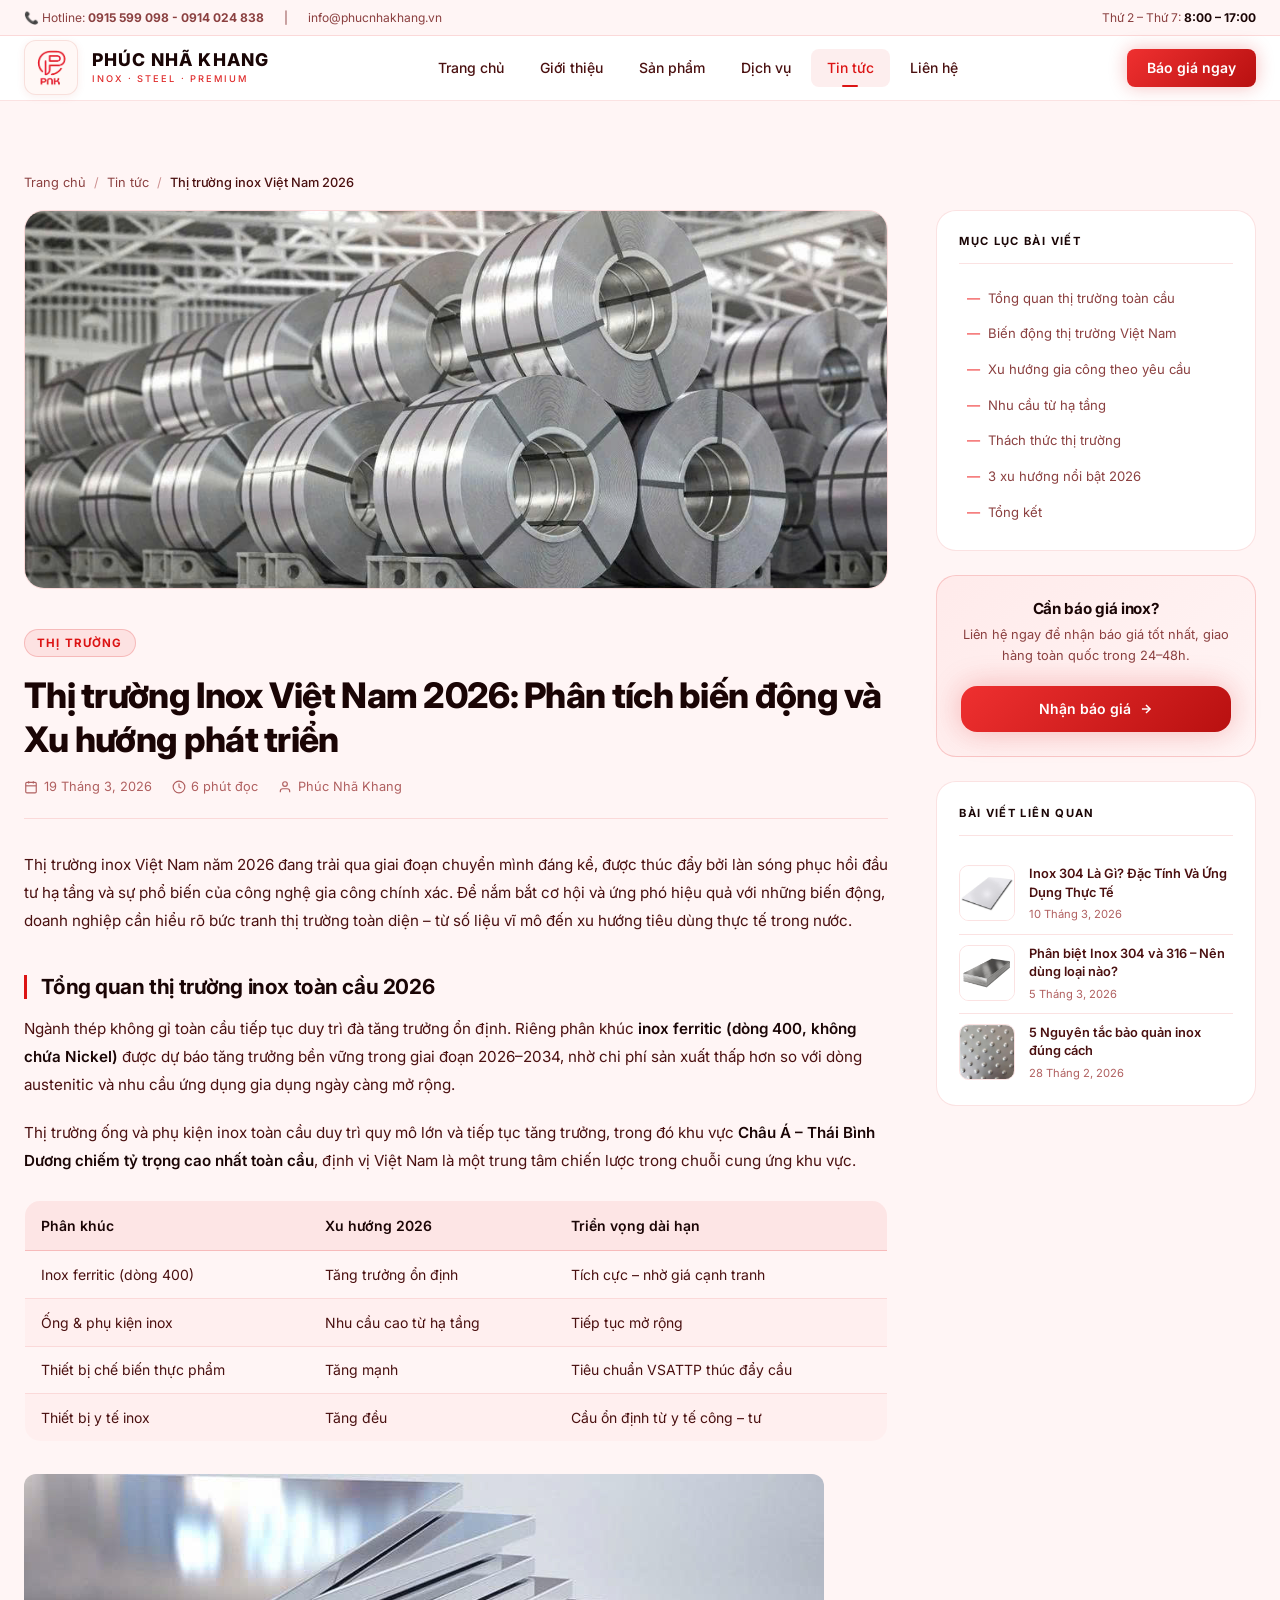
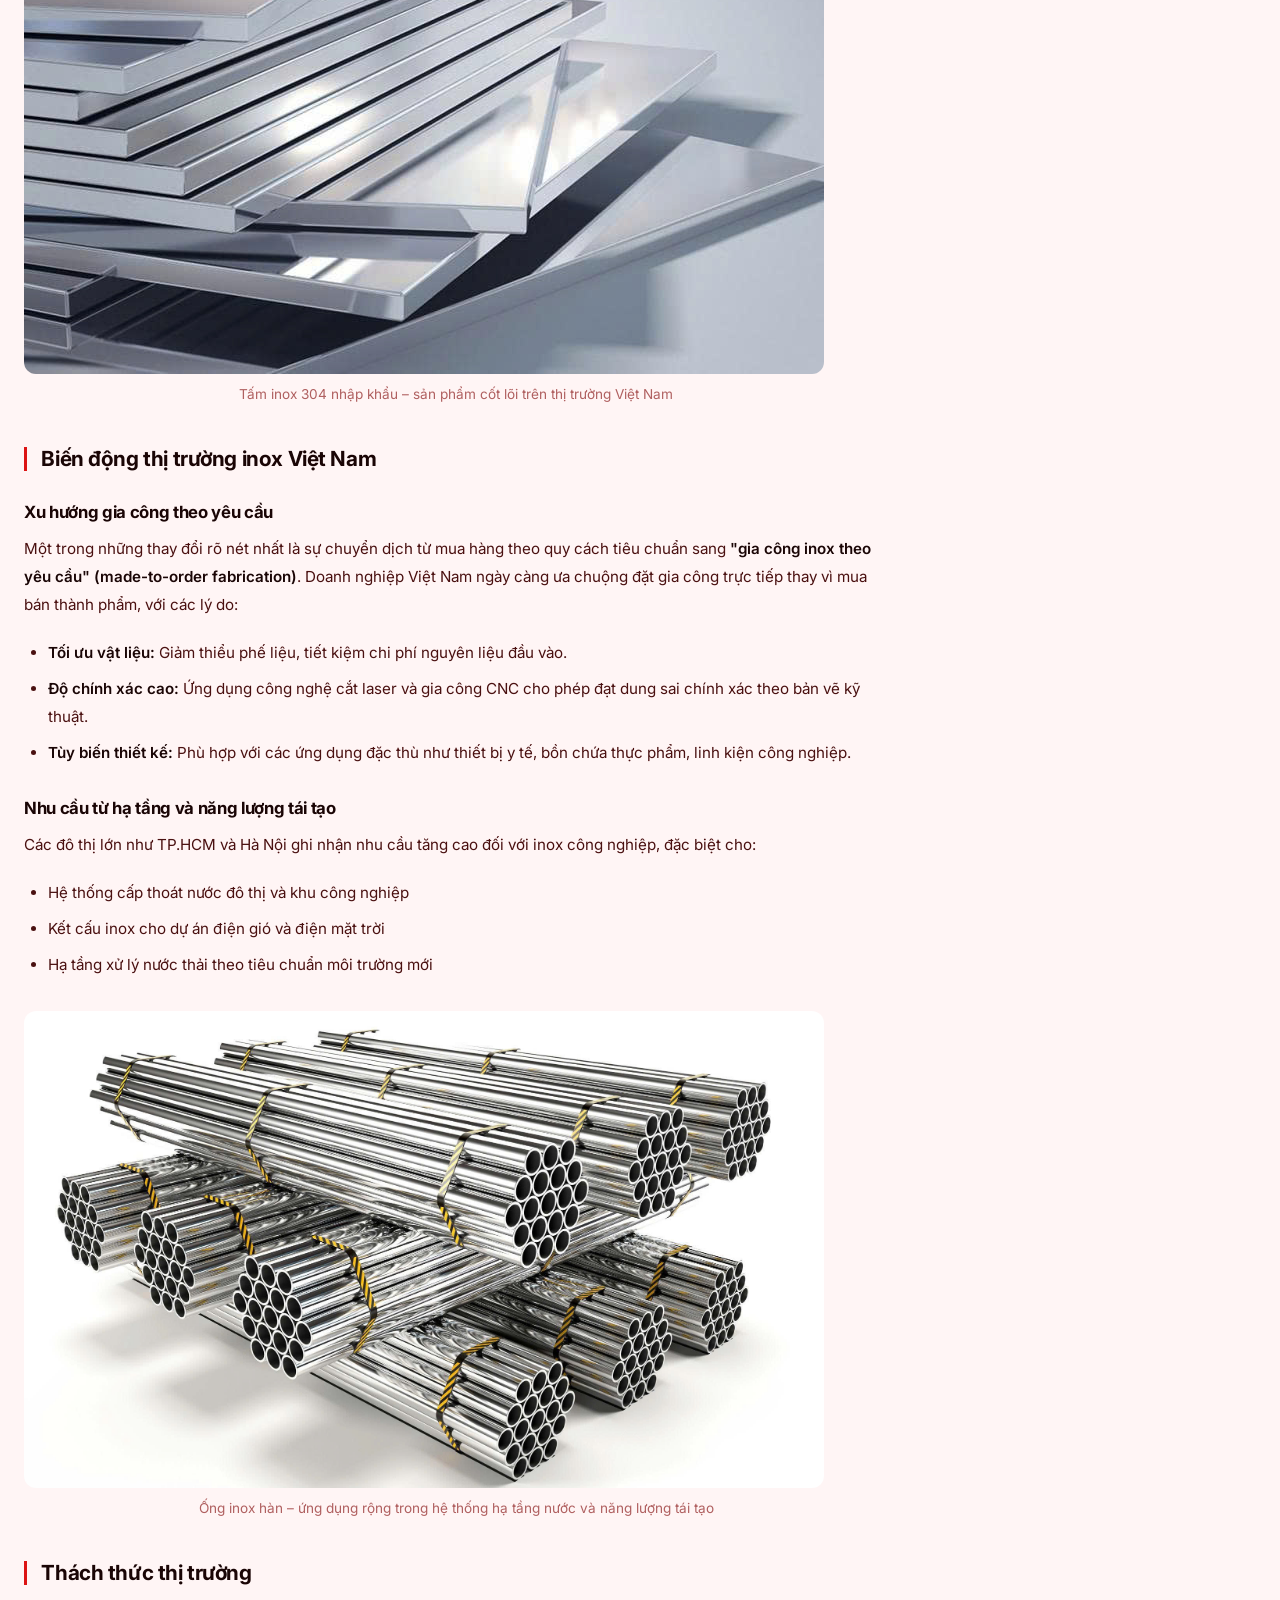
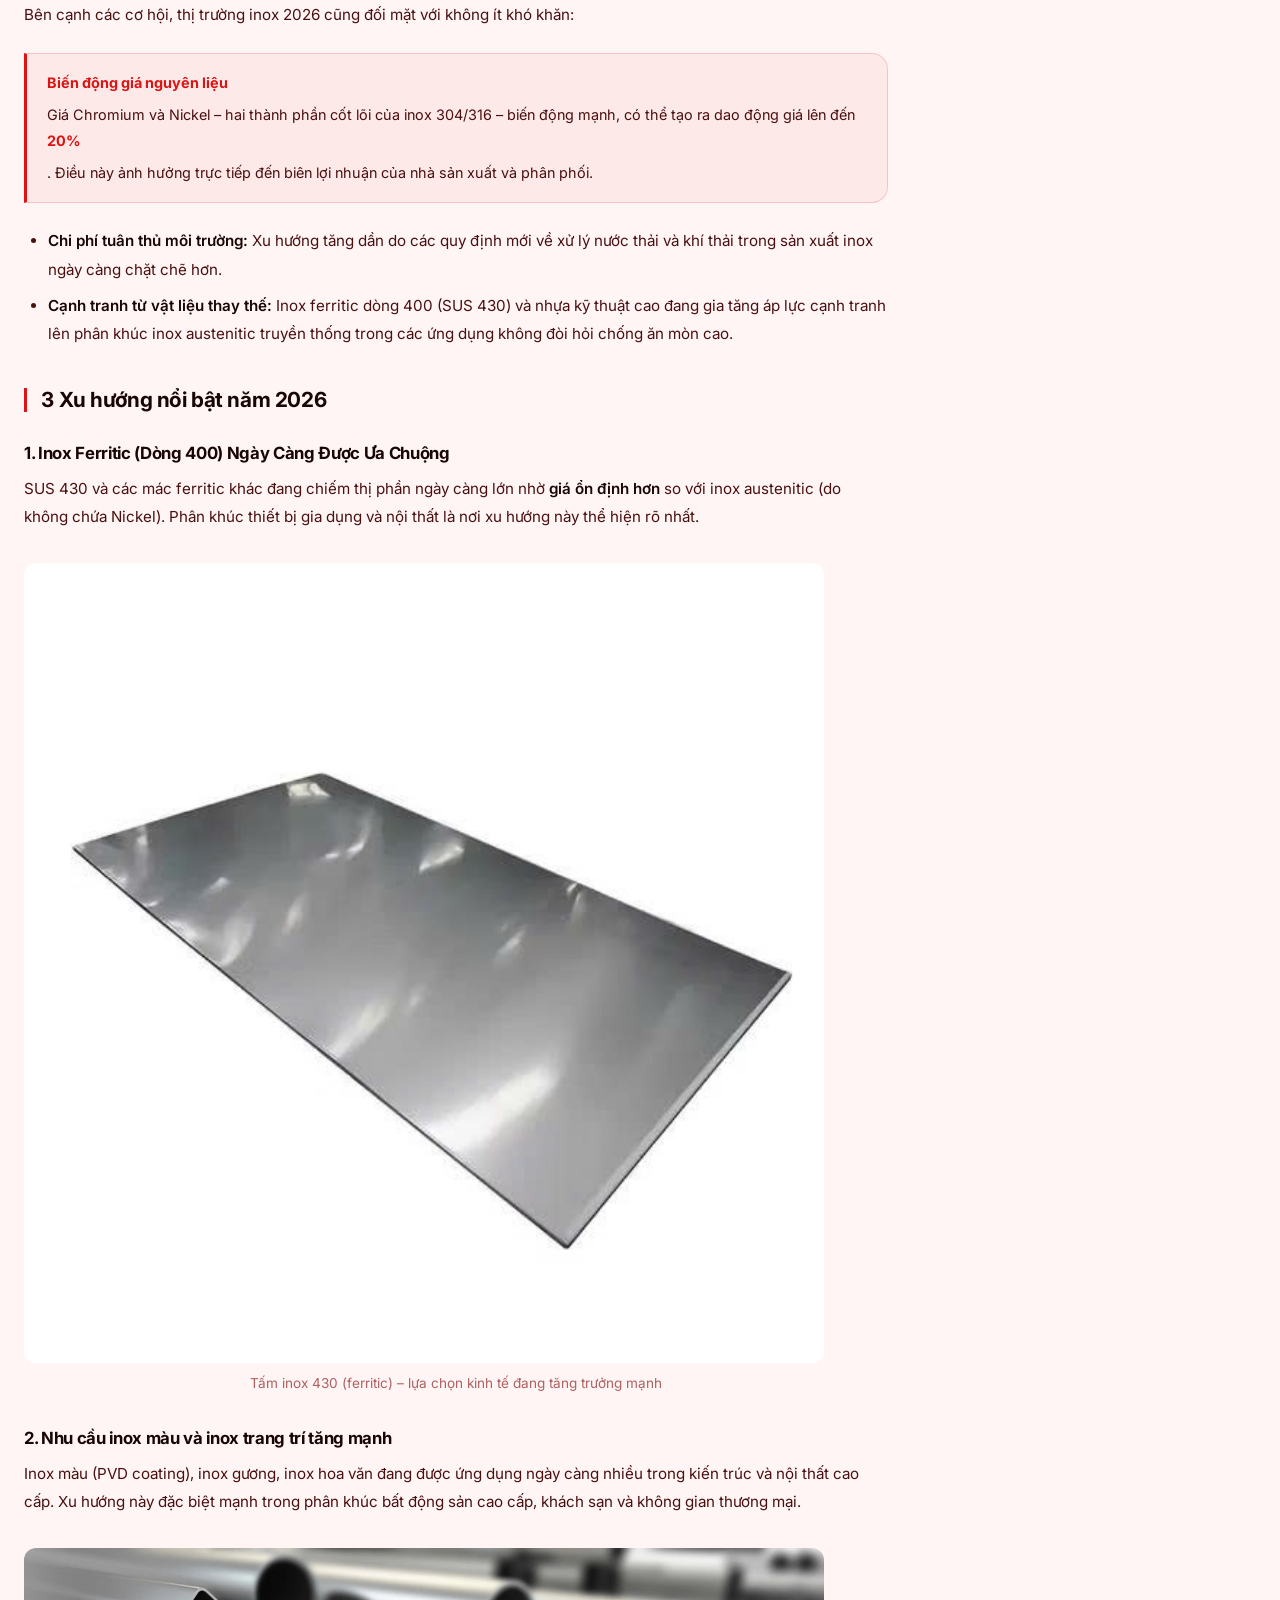
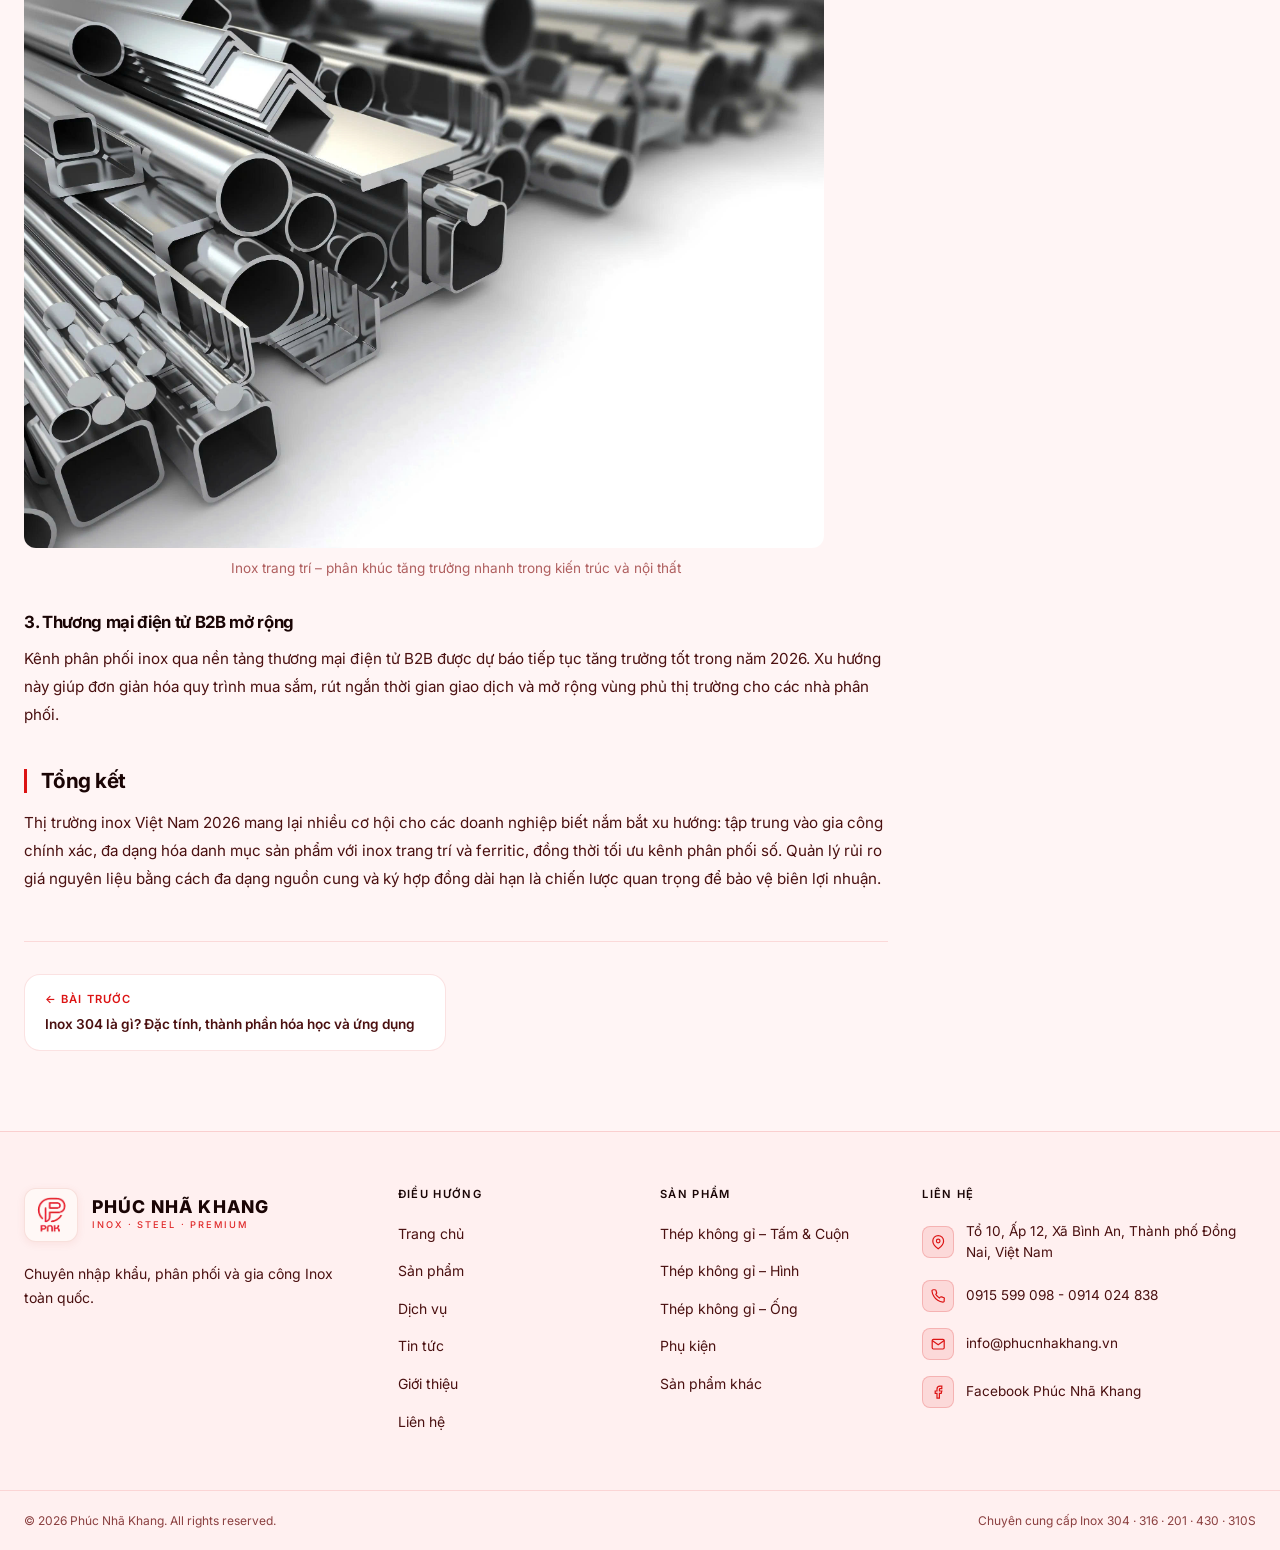
<file: tin-tuc/thi-truong-inox-viet-nam-2026/index.html>
<!doctype html>
<html lang="vi" prefix="og: https://ogp.me/ns#">
  <head>
    <meta name="google-adsense-account" content="ca-pub-5685883682552725">
    <script async src="https://pagead2.googlesyndication.com/pagead/js/adsbygoogle.js?client=ca-pub-5685883682552725"
     crossorigin="anonymous"></script>
    <!-- Google tag (gtag.js) -->
    <script async src="https://www.googletagmanager.com/gtag/js?id=G-MB4MPDRBQJ"></script>
    <script>
      window.dataLayer = window.dataLayer || [];
      function gtag() {
        dataLayer.push(arguments);
      }
      gtag('js', new Date());

      gtag('config', 'G-MB4MPDRBQJ');
    </script>
    <meta charset="UTF-8" />
    <meta name="viewport" content="width=device-width, initial-scale=1.0" />

    <title>
      Thị Trường Inox Việt Nam 2026: Phân Tích Biến Động Và Xu Hướng Phát Triển
      | Phúc Nhã Khang
    </title>
    <meta
      name="description"
      content="Thị trường inox Việt Nam 2026 đang chuyển mình mạnh mẽ. Phân tích chi tiết xu hướng gia công theo yêu cầu, biến động giá nguyên liệu, và 3 xu hướng lớn định hình ngành inox năm nay."
    />
    <meta name="robots" content="index, follow" />
    <link
      rel="canonical"
      href="https://phucnhakhang.vn/tin-tuc/thi-truong-inox-viet-nam-2026"
    />

    <meta property="og:type" content="article" />
    <meta property="og:locale" content="vi_VN" />
    <meta
      property="og:url"
      content="https://phucnhakhang.vn/tin-tuc/thi-truong-inox-viet-nam-2026"
    />
    <meta property="og:site_name" content="Phúc Nhã Khang" />
    <meta
      property="og:title"
      content="Thị Trường Inox Việt Nam 2026: Phân Tích Biến Động Và Xu Hướng | Phúc Nhã Khang"
    />
    <meta
      property="og:description"
      content="Thị trường inox Việt Nam 2026 biến động ra sao? Phân tích xu hướng ferritic, inox màu, thương mại điện tử B2B và tác động của giá nguyên liệu."
    />
    <meta
      property="og:image"
      content="https://phucnhakhang.vn/assets/img/products/C304.png"
    />

    <script type="application/ld+json">
      {
        "@context": "https://schema.org",
        "@type": "Article",
        "headline": "Thị Trường Inox Việt Nam 2026: Phân Tích Biến Động Và Xu Hướng Phát Triển",
        "datePublished": "2026-03-19",
        "dateModified": "2026-03-19",
        "author": { "@type": "Organization", "name": "Phúc Nhã Khang" },
        "publisher": {
          "@type": "Organization",
          "name": "Phúc Nhã Khang",
          "url": "https://phucnhakhang.vn"
        },
        "image": "https://phucnhakhang.vn/assets/img/products/C304.png",
        "url": "https://phucnhakhang.vn/tin-tuc/thi-truong-inox-viet-nam-2026"
      }
    </script>

    <link
      rel="icon"
      type="image/png"
      sizes="46x46"
      href="/assets/img/logo.png"
    />
    <link rel="preconnect" href="https://fonts.googleapis.com" />
    <link rel="preconnect" href="https://fonts.gstatic.com" crossorigin />
    <link
      rel="stylesheet"
      href="https://fonts.googleapis.com/css2?family=Inter:wght@400;500;600;700;800;900&display=swap"
    />
    <link rel="stylesheet" href="/css/style.css" />
  </head>
  <body>
    <!-- TOP BAR -->
    <div
      class="topbar"
      role="complementary"
      aria-label="Thông tin liên hệ nhanh"
    >
      <div class="container">
        <div class="topbar__inner">
          <div class="topbar__left">
            <a href="tel:0915599098"
              >📞 Hotline: <strong>0915 599 098 - 0914 024 838</strong></a
            >
            <span aria-hidden="true">|</span>
            <a href="mailto:info@phucnhakhang.vn">info@phucnhakhang.vn</a>
          </div>
          <div>
            Thứ 2 – Thứ 7:
            <strong style="color: var(--text-900)">8:00 – 17:00</strong>
          </div>
        </div>
      </div>
    </div>

    <!-- HEADER -->
    <header class="site-header" role="banner">
      <div class="container">
        <div class="header__inner">
          <a href="/" class="logo" aria-label="Phúc Nhã Khang – Trang chủ">
            <div class="logo__icon" aria-hidden="true">
              <img src="/assets/img/logo.png" alt="Logo Phúc Nhã Khang" />
            </div>
            <div class="logo__text">
              <div class="logo__name">PHÚC NHÃ KHANG</div>
              <div class="logo__tagline">Inox · Steel · Premium</div>
            </div>
          </a>
          <nav class="nav-desktop" aria-label="Điều hướng chính">
            <a href="/">Trang chủ</a>
            <a href="/gioi-thieu">Giới thiệu</a>
            <a href="/san-pham">Sản phẩm</a>
            <a href="/dich-vu">Dịch vụ</a>
            <a href="/tin-tuc" class="active">Tin tức</a>
            <a href="/lien-he">Liên hệ</a>
          </nav>
          <div style="display: flex; align-items: center; gap: 0.75rem">
            <a href="/lien-he" class="btn-nav">Báo giá ngay</a>
            <button
              class="hamburger"
              aria-label="Mở menu"
              aria-expanded="false"
              aria-controls="mobile-menu"
            >
              <span></span><span></span><span></span>
            </button>
          </div>
        </div>
      </div>
      <nav class="nav-mobile" id="mobile-menu" aria-label="Điều hướng mobile">
        <a href="/">Trang chủ</a>
        <a href="/gioi-thieu">Giới thiệu</a>
        <a href="/san-pham">Sản phẩm</a>
        <a href="/dich-vu">Dịch vụ</a>
        <a href="/tin-tuc" class="active">Tin tức</a>
        <a href="/lien-he">Liên hệ</a>
        <a href="/lien-he" class="btn-mobile">Báo giá ngay</a>
      </nav>
    </header>

    <main id="main-content">
      <section class="article-section">
        <div class="container">
          <!-- Breadcrumb -->
          <nav class="breadcrumb" aria-label="Breadcrumb">
            <a href="/">Trang chủ</a>
            <span class="breadcrumb__sep" aria-hidden="true">/</span>
            <a href="/tin-tuc">Tin tức</a>
            <span class="breadcrumb__sep" aria-hidden="true">/</span>
            <span class="breadcrumb__current"
              >Thị trường inox Việt Nam 2026</span
            >
          </nav>

          <div class="article-layout">
            <!-- ── MAIN CONTENT ── -->
            <article
              class="article-main"
              itemscope
              itemtype="https://schema.org/Article"
            >
              <!-- Cover image -->
              <div class="article-cover">
                <img
                  src="/assets/img/news/thi-truong-inox.png"
                  alt="Cuộn inox nhập khẩu – thị trường inox Việt Nam 2026"
                  loading="eager"
                  width="1200"
                  height="525"
                  itemprop="image"
                />
              </div>

              <!-- Article header -->
              <header class="article-header">
                <span class="article-header__category">Thị trường</span>
                <h1 class="article-header__title" itemprop="headline">
                  Thị trường Inox Việt Nam 2026: Phân tích biến động và Xu hướng
                  phát triển
                </h1>
                <div class="article-header__meta">
                  <span class="article-header__meta-item">
                    <svg aria-hidden="true" viewBox="0 0 24 24">
                      <rect x="3" y="4" width="18" height="18" rx="2" />
                      <line x1="16" y1="2" x2="16" y2="6" />
                      <line x1="8" y1="2" x2="8" y2="6" />
                      <line x1="3" y1="10" x2="21" y2="10" />
                    </svg>
                    19 Tháng 3, 2026
                  </span>
                  <span class="article-header__meta-item">
                    <svg aria-hidden="true" viewBox="0 0 24 24">
                      <circle cx="12" cy="12" r="10" />
                      <polyline points="12 6 12 12 16 14" />
                    </svg>
                    6 phút đọc
                  </span>
                  <span class="article-header__meta-item">
                    <svg aria-hidden="true" viewBox="0 0 24 24">
                      <path d="M20 21v-2a4 4 0 0 0-4-4H8a4 4 0 0 0-4 4v2" />
                      <circle cx="12" cy="7" r="4" />
                    </svg>
                    Phúc Nhã Khang
                  </span>
                </div>
              </header>

              <!-- Article body -->
              <div class="article-body" itemprop="articleBody">
                <p>
                  Thị trường inox Việt Nam năm 2026 đang trải qua giai đoạn
                  chuyển mình đáng kể, được thúc đẩy bởi làn sóng phục hồi đầu
                  tư hạ tầng và sự phổ biến của công nghệ gia công chính xác. Để
                  nắm bắt cơ hội và ứng phó hiệu quả với những biến động, doanh
                  nghiệp cần hiểu rõ bức tranh thị trường toàn diện – từ số liệu
                  vĩ mô đến xu hướng tiêu dùng thực tế trong nước.
                </p>

                <h2 id="toan-cau">Tổng quan thị trường inox toàn cầu 2026</h2>
                <p>
                  Ngành thép không gỉ toàn cầu tiếp tục duy trì đà tăng trưởng
                  ổn định. Riêng phân khúc
                  <strong>inox ferritic (dòng 400, không chứa Nickel)</strong>
                  được dự báo tăng trưởng bền vững trong giai đoạn 2026–2034,
                  nhờ chi phí sản xuất thấp hơn so với dòng austenitic và nhu
                  cầu ứng dụng gia dụng ngày càng mở rộng.
                </p>
                <p>
                  Thị trường ống và phụ kiện inox toàn cầu duy trì quy mô lớn và
                  tiếp tục tăng trưởng, trong đó khu vực
                  <strong
                    >Châu Á – Thái Bình Dương chiếm tỷ trọng cao nhất toàn
                    cầu</strong
                  >, định vị Việt Nam là một trung tâm chiến lược trong chuỗi
                  cung ứng khu vực.
                </p>

                <table class="article-table">
                  <thead>
                    <tr>
                      <th>Phân khúc</th>
                      <th>Xu hướng 2026</th>
                      <th>Triển vọng dài hạn</th>
                    </tr>
                  </thead>
                  <tbody>
                    <tr>
                      <td>Inox ferritic (dòng 400)</td>
                      <td>Tăng trưởng ổn định</td>
                      <td>Tích cực – nhờ giá cạnh tranh</td>
                    </tr>
                    <tr>
                      <td>Ống & phụ kiện inox</td>
                      <td>Nhu cầu cao từ hạ tầng</td>
                      <td>Tiếp tục mở rộng</td>
                    </tr>
                    <tr>
                      <td>Thiết bị chế biến thực phẩm</td>
                      <td>Tăng mạnh</td>
                      <td>Tiêu chuẩn VSATTP thúc đẩy cầu</td>
                    </tr>
                    <tr>
                      <td>Thiết bị y tế inox</td>
                      <td>Tăng đều</td>
                      <td>Cầu ổn định từ y tế công – tư</td>
                    </tr>
                  </tbody>
                </table>

                <!-- Inline image: tấm inox nhập khẩu -->
                <figure style="margin: 2rem 0; text-align: center">
                  <img
                    src="/assets/img/news/thi-truong-304.png"
                    alt="Tấm inox 304 nhập khẩu – nguồn cung ổn định cho thị trường Việt Nam"
                    loading="lazy"
                    width="800"
                    height="500"
                    style="max-width: 100%; border-radius: 0.75rem"
                  />
                  <figcaption
                    style="
                      font-size: 0.85rem;
                      color: var(--text-400);
                      margin-top: 0.5rem;
                    "
                  >
                    Tấm inox 304 nhập khẩu – sản phẩm cốt lõi trên thị trường
                    Việt Nam
                  </figcaption>
                </figure>

                <h2 id="bien-dong">Biến động thị trường inox Việt Nam</h2>

                <h3 id="gia-cong-theo-yeu-cau">
                  Xu hướng gia công theo yêu cầu
                </h3>
                <p>
                  Một trong những thay đổi rõ nét nhất là sự chuyển dịch từ mua
                  hàng theo quy cách tiêu chuẩn sang
                  <strong
                    >"gia công inox theo yêu cầu" (made-to-order
                    fabrication)</strong
                  >. Doanh nghiệp Việt Nam ngày càng ưa chuộng đặt gia công trực
                  tiếp thay vì mua bán thành phẩm, với các lý do:
                </p>
                <ul>
                  <li>
                    <strong>Tối ưu vật liệu:</strong> Giảm thiểu phế liệu, tiết
                    kiệm chi phí nguyên liệu đầu vào.
                  </li>
                  <li>
                    <strong>Độ chính xác cao:</strong> Ứng dụng công nghệ cắt
                    laser và gia công CNC cho phép đạt dung sai chính xác theo
                    bản vẽ kỹ thuật.
                  </li>
                  <li>
                    <strong>Tùy biến thiết kế:</strong> Phù hợp với các ứng dụng
                    đặc thù như thiết bị y tế, bồn chứa thực phẩm, linh kiện
                    công nghiệp.
                  </li>
                </ul>

                <h3 id="ha-tang">Nhu cầu từ hạ tầng và năng lượng tái tạo</h3>
                <p>
                  Các đô thị lớn như TP.HCM và Hà Nội ghi nhận nhu cầu tăng cao
                  đối với inox công nghiệp, đặc biệt cho:
                </p>
                <ul>
                  <li>Hệ thống cấp thoát nước đô thị và khu công nghiệp</li>
                  <li>Kết cấu inox cho dự án điện gió và điện mặt trời</li>
                  <li>
                    Hạ tầng xử lý nước thải theo tiêu chuẩn môi trường mới
                  </li>
                </ul>

                <!-- Inline image: ống inox -->
                <figure style="margin: 2rem 0; text-align: center">
                  <img
                    src="/assets/img/news/thi-truong-inox-han.png"
                    alt="Ống inox hàn – ứng dụng trong hệ thống hạ tầng và năng lượng tái tạo"
                    loading="lazy"
                    width="800"
                    height="500"
                    style="max-width: 100%; border-radius: 0.75rem"
                  />
                  <figcaption
                    style="
                      font-size: 0.85rem;
                      color: var(--text-400);
                      margin-top: 0.5rem;
                    "
                  >
                    Ống inox hàn – ứng dụng rộng trong hệ thống hạ tầng nước và
                    năng lượng tái tạo
                  </figcaption>
                </figure>

                <h2 id="thach-thuc">Thách thức thị trường</h2>
                <p>
                  Bên cạnh các cơ hội, thị trường inox 2026 cũng đối mặt với
                  không ít khó khăn:
                </p>

                <div class="article-callout">
                  <strong>Biến động giá nguyên liệu</strong>
                  Giá Chromium và Nickel – hai thành phần cốt lõi của inox
                  304/316 – biến động mạnh, có thể tạo ra dao động giá lên đến
                  <strong>20%</strong>. Điều này ảnh hưởng trực tiếp đến biên
                  lợi nhuận của nhà sản xuất và phân phối.
                </div>

                <ul>
                  <li>
                    <strong>Chi phí tuân thủ môi trường:</strong> Xu hướng tăng
                    dần do các quy định mới về xử lý nước thải và khí thải trong
                    sản xuất inox ngày càng chặt chẽ hơn.
                  </li>
                  <li>
                    <strong>Cạnh tranh từ vật liệu thay thế:</strong> Inox
                    ferritic dòng 400 (SUS 430) và nhựa kỹ thuật cao đang gia
                    tăng áp lực cạnh tranh lên phân khúc inox austenitic truyền
                    thống trong các ứng dụng không đòi hỏi chống ăn mòn cao.
                  </li>
                </ul>

                <h2 id="xu-huong">3 Xu hướng nổi bật năm 2026</h2>

                <h3>1. Inox Ferritic (Dòng 400) Ngày Càng Được Ưa Chuộng</h3>
                <p>
                  SUS 430 và các mác ferritic khác đang chiếm thị phần ngày càng
                  lớn nhờ
                  <strong>giá ổn định hơn</strong> so với inox austenitic (do
                  không chứa Nickel). Phân khúc thiết bị gia dụng và nội thất là
                  nơi xu hướng này thể hiện rõ nhất.
                </p>

                <!-- Inline image: inox 430 -->
                <figure style="margin: 2rem 0; text-align: center">
                  <img
                    src="/assets/img/products/T430.png"
                    alt="Tấm inox 430 (ferritic) – xu hướng tăng trưởng mạnh năm 2026"
                    loading="lazy"
                    width="800"
                    height="500"
                    style="max-width: 100%; border-radius: 0.75rem"
                  />
                  <figcaption
                    style="
                      font-size: 0.85rem;
                      color: var(--text-400);
                      margin-top: 0.5rem;
                    "
                  >
                    Tấm inox 430 (ferritic) – lựa chọn kinh tế đang tăng trưởng
                    mạnh
                  </figcaption>
                </figure>

                <h3>2. Nhu cầu inox màu và inox trang trí tăng mạnh</h3>
                <p>
                  Inox màu (PVD coating), inox gương, inox hoa văn đang được ứng
                  dụng ngày càng nhiều trong kiến trúc và nội thất cao cấp. Xu
                  hướng này đặc biệt mạnh trong phân khúc bất động sản cao cấp,
                  khách sạn và không gian thương mại.
                </p>

                <!-- Inline image: inox trang trí -->
                <figure style="margin: 2rem 0; text-align: center">
                  <img
                    src="/assets/img/news/inox-trang-tri.png"
                    alt="Hộp inox trang trí – nhu cầu inox màu và inox trang trí tăng mạnh năm 2026"
                    loading="lazy"
                    width="800"
                    height="500"
                    style="max-width: 100%; border-radius: 0.75rem"
                  />
                  <figcaption
                    style="
                      font-size: 0.85rem;
                      color: var(--text-400);
                      margin-top: 0.5rem;
                    "
                  >
                    Inox trang trí – phân khúc tăng trưởng nhanh trong kiến trúc
                    và nội thất
                  </figcaption>
                </figure>

                <h3>3. Thương mại điện tử B2B mở rộng</h3>
                <p>
                  Kênh phân phối inox qua nền tảng thương mại điện tử B2B được
                  dự báo tiếp tục tăng trưởng tốt trong năm 2026. Xu hướng này
                  giúp đơn giản hóa quy trình mua sắm, rút ngắn thời gian giao
                  dịch và mở rộng vùng phủ thị trường cho các nhà phân phối.
                </p>

                <h2 id="tong-ket">Tổng kết</h2>
                <p>
                  Thị trường inox Việt Nam 2026 mang lại nhiều cơ hội cho các
                  doanh nghiệp biết nắm bắt xu hướng: tập trung vào gia công
                  chính xác, đa dạng hóa danh mục sản phẩm với inox trang trí và
                  ferritic, đồng thời tối ưu kênh phân phối số. Quản lý rủi ro
                  giá nguyên liệu bằng cách đa dạng nguồn cung và ký hợp đồng
                  dài hạn là chiến lược quan trọng để bảo vệ biên lợi nhuận.
                </p>
              </div>
              <!-- /article-body -->

              <!-- Article nav -->
              <nav class="article-nav" aria-label="Bài viết liên quan">
                <a href="/tin-tuc/inox-304-la-gi" class="article-nav__item">
                  <div class="article-nav__label">← Bài trước</div>
                  <div class="article-nav__title">
                    Inox 304 là gì? Đặc tính, thành phần hóa học và ứng dụng
                  </div>
                </a>
              </nav>
            </article>
            <!-- /article-main -->

            <!-- ── SIDEBAR ── -->
            <aside class="article-sidebar" aria-label="Nội dung liên quan">
              <!-- Table of contents -->
              <div class="sidebar-box">
                <div class="sidebar-box__title">Mục lục bài viết</div>
                <ul class="sidebar-toc">
                  <li><a href="#toan-cau">Tổng quan thị trường toàn cầu</a></li>
                  <li>
                    <a href="#bien-dong">Biến động thị trường Việt Nam</a>
                  </li>
                  <li>
                    <a href="#gia-cong-theo-yeu-cau"
                      >Xu hướng gia công theo yêu cầu</a
                    >
                  </li>
                  <li><a href="#ha-tang">Nhu cầu từ hạ tầng</a></li>
                  <li><a href="#thach-thuc">Thách thức thị trường</a></li>
                  <li><a href="#xu-huong">3 xu hướng nổi bật 2026</a></li>
                  <li><a href="#tong-ket">Tổng kết</a></li>
                </ul>
              </div>

              <!-- CTA box -->
              <div class="sidebar-cta">
                <h4>Cần báo giá inox?</h4>
                <p>
                  Liên hệ ngay để nhận báo giá tốt nhất, giao hàng toàn quốc
                  trong 24–48h.
                </p>
                <a href="/lien-he" class="btn-primary">
                  Nhận báo giá
                  <svg
                    aria-hidden="true"
                    width="14"
                    height="14"
                    fill="none"
                    stroke="currentColor"
                    stroke-width="2.5"
                    viewBox="0 0 24 24"
                  >
                    <line x1="5" y1="12" x2="19" y2="12" />
                    <polyline points="12 5 19 12 12 19" />
                  </svg>
                </a>
              </div>

              <!-- Related posts -->
              <div class="sidebar-box">
                <div class="sidebar-box__title">Bài viết liên quan</div>
                <a href="/tin-tuc/inox-304-la-gi" class="related-post-item">
                  <img
                    class="related-post-item__img"
                    src="/assets/img/products/T304.png"
                    alt="Inox 304 là gì"
                    loading="lazy"
                    width="56"
                    height="56"
                  />
                  <div>
                    <div class="related-post-item__title">
                      Inox 304 Là Gì? Đặc Tính Và Ứng Dụng Thực Tế
                    </div>
                    <div class="related-post-item__date">10 Tháng 3, 2026</div>
                  </div>
                </a>
                <a
                  href="/tin-tuc/phan-biet-inox-304-va-316"
                  class="related-post-item"
                >
                  <img
                    class="related-post-item__img"
                    src="/assets/img/products/T316.png"
                    alt="Phân biệt inox 304 và 316"
                    loading="lazy"
                    width="56"
                    height="56"
                  />
                  <div>
                    <div class="related-post-item__title">
                      Phân biệt Inox 304 và 316 – Nên dùng loại nào?
                    </div>
                    <div class="related-post-item__date">5 Tháng 3, 2026</div>
                  </div>
                </a>
                <a
                  href="/tin-tuc/bao-quan-inox-dung-cach"
                  class="related-post-item"
                >
                  <img
                    class="related-post-item__img"
                    src="/assets/img/manufacturing/chong-truot-2.png"
                    alt="Bảo quản inox đúng cách"
                    loading="lazy"
                    width="56"
                    height="56"
                  />
                  <div>
                    <div class="related-post-item__title">
                      5 Nguyên tắc bảo quản inox đúng cách
                    </div>
                    <div class="related-post-item__date">28 Tháng 2, 2026</div>
                  </div>
                </a>
              </div>
            </aside>
          </div>
        </div>
      </section>
    </main>

    <!-- FOOTER -->
    <footer class="site-footer" role="contentinfo">
      <div class="container">
        <div class="footer-main">
          <div class="footer-brand">
            <a href="/" class="logo" aria-label="Phúc Nhã Khang">
              <div class="logo__icon" aria-hidden="true">
                <img src="/assets/img/logo.png" alt="Logo Phúc Nhã Khang" />
              </div>
              <div>
                <div class="logo__name">PHÚC NHÃ KHANG</div>
                <div class="logo__tagline">Inox · Steel · Premium</div>
              </div>
            </a>
            <p>Chuyên nhập khẩu, phân phối và gia công Inox toàn quốc.</p>
          </div>
          <nav class="footer-col" aria-label="Điều hướng footer">
            <h4>Điều hướng</h4>
            <ul class="footer-links">
              <li><a href="/">Trang chủ</a></li>
              <li><a href="/san-pham">Sản phẩm</a></li>
              <li><a href="/dich-vu">Dịch vụ</a></li>
              <li><a href="/tin-tuc">Tin tức</a></li>
              <li><a href="/gioi-thieu">Giới thiệu</a></li>
              <li><a href="/lien-he">Liên hệ</a></li>
            </ul>
          </nav>
          <div class="footer-col">
            <h4>Sản phẩm</h4>
            <ul class="footer-links">
              <li>
                <a href="/san-pham#tam">Thép không gỉ – Tấm &amp; Cuộn</a>
              </li>
              <li><a href="/san-pham#hinh">Thép không gỉ – Hình</a></li>
              <li><a href="/san-pham#ong">Thép không gỉ – Ống</a></li>
              <li><a href="/san-pham#phukien">Phụ kiện</a></li>
              <li><a href="/san-pham#dacbiet">Sản phẩm khác</a></li>
            </ul>
          </div>
          <address class="footer-col" style="font-style: normal">
            <h4>Liên hệ</h4>
            <ul class="footer-contact-list">
              <li class="footer-contact-item">
                <div class="footer-contact-item__icon" aria-hidden="true">
                  <svg viewBox="0 0 24 24">
                    <path d="M21 10c0 7-9 13-9 13s-9-6-9-13a9 9 0 0 1 18 0z" />
                    <circle cx="12" cy="10" r="3" />
                  </svg>
                </div>
                <span>Tổ 10, Ấp 12, Xã Bình An, Thành phố Đồng Nai, Việt Nam</span>
              </li>
              <li class="footer-contact-item">
                <div class="footer-contact-item__icon" aria-hidden="true">
                  <svg viewBox="0 0 24 24">
                    <path
                      d="M22 16.92v3a2 2 0 0 1-2.18 2 19.79 19.79 0 0 1-8.63-3.07A19.5 19.5 0 0 1 4.69 12a19.79 19.79 0 0 1-3.07-8.67A2 2 0 0 1 3.6 1.29h3a2 2 0 0 1 2 1.72 12.84 12.84 0 0 0 .7 2.81 2 2 0 0 1-.45 2.11L8.09 8.91a16 16 0 0 0 6 6l1.27-1.27a2 2 0 0 1 2.11-.45 12.84 12.84 0 0 0 2.81.7A2 2 0 0 1 22 16.92z"
                    />
                  </svg>
                </div>
                <a href="tel:0915599098">0915 599 098 - 0914 024 838</a>
              </li>
              <li class="footer-contact-item">
                <div class="footer-contact-item__icon" aria-hidden="true">
                  <svg viewBox="0 0 24 24">
                    <path
                      d="M4 4h16c1.1 0 2 .9 2 2v12c0 1.1-.9 2-2 2H4c-1.1 0-2-.9-2-2V6c0-1.1.9-2 2-2z"
                    />
                    <polyline points="22,6 12,13 2,6" />
                  </svg>
                </div>
                <a href="mailto:info@phucnhakhang.vn">info@phucnhakhang.vn</a>
              </li>
              <li class="footer-contact-item">
                <div class="footer-contact-item__icon" aria-hidden="true">
                  <svg viewBox="0 0 24 24">
                    <path
                      d="M18 2h-3a5 5 0 0 0-5 5v3H7v4h3v8h4v-8h3l1-4h-4V7a1 1 0 0 1 1-1h3z"
                    />
                  </svg>
                </div>
                <a
                  href="https://www.facebook.com/share/18VFPzzHsW/"
                  target="_blank"
                  rel="noopener noreferrer"
                  >Facebook Phúc Nhã Khang</a
                >
              </li>
            </ul>
          </address>
        </div>
      </div>
      <div class="footer-bottom">
        <div class="container">
          <div class="footer-bottom__inner">
            <p>© 2026 Phúc Nhã Khang. All rights reserved.</p>
            <p>Chuyên cung cấp Inox 304 · 316 · 201 · 430 · 310S</p>
          </div>
        </div>
      </div>
    </footer>

    <script src="/assets/js/main.js" defer></script>
  </body>
</html>
</file>
<file: css/style.css>
/* =============================================================
   PHÚC NHÃ KHANG — Main Stylesheet
   Màu sắc: Đỏ tươi + Trắng (Red & White)
   ============================================================= */

/* ── CSS Variables ─────────────────────────────────────────── */
:root {
  /* Backgrounds – trắng tinh với tông đỏ nhẹ */
  --bg-deep: #fff5f5;
  --bg-dark: #ffecec;
  --bg-card: #ffffff;
  --bg-header: #ffffff;

  /* Red – đỏ tươi chủ đạo */
  --fire-400: #ef3030;
  --fire-500: #dc1414;
  --fire-600: #b81010;

  /* Red secondary – đỏ phụ / hồng đỏ */
  --gold-400: #ff6b6b;
  --gold-500: #e52020;
  --gold-600: #c01818;

  /* Text – đen đỏ ấm */
  --text-900: #1a0505;
  --text-700: #4a1010;
  --text-500: #8b4040;
  --text-400: #b06060;
  --text-300: #cc9090;

  /* Kept for compat */
  --sky-400: #ef3030;
  --sky-500: #dc1414;
  --blue-600: #b81010;
  --purple-500: #e52020;
  --slate-300: #4a1010;
  --slate-400: #8b4040;
  --slate-500: #b06060;
  --slate-600: #cc9090;
  --white: #ffffff;

  /* Border */
  --border: rgba(220, 20, 20, 0.12);
  --border-md: rgba(220, 20, 20, 0.2);
  --border-lg: rgba(220, 20, 20, 0.35);

  --radius-xl: 1rem;
  --radius-2xl: 1.25rem;
  --transition: 0.25s ease;

  --shadow-sky: 0 0 30px rgba(220, 20, 20, 0.28);
  --shadow-sky-lg: 0 0 50px rgba(220, 20, 20, 0.45);
  --shadow-fire: 0 0 30px rgba(220, 20, 20, 0.28);
  --shadow-fire-lg: 0 0 50px rgba(220, 20, 20, 0.45);
  --shadow-gold: 0 0 24px rgba(239, 48, 48, 0.28);
}

/* ── Reset & Base ───────────────────────────────────────────── */
*,
*::before,
*::after {
  box-sizing: border-box;
  margin: 0;
  padding: 0;
}

html {
  scroll-behavior: smooth;
  font-size: 16px;
}

body {
  font-family:
    "Inter",
    -apple-system,
    BlinkMacSystemFont,
    "Segoe UI",
    sans-serif;
  background-color: var(--bg-deep);
  color: var(--text-700);
  line-height: 1.6;
  -webkit-font-smoothing: antialiased;
}

/* ── Typography ─────────────────────────────────────────────── */
h1,
h2,
h3,
h4,
h5,
h6 {
  color: var(--text-900);
  font-weight: 700;
  line-height: 1.15;
  letter-spacing: -0.02em;
}

a {
  color: inherit;
  text-decoration: none;
  transition: color var(--transition);
}
img {
  max-width: 100%;
  height: auto;
  display: block;
}
input,
textarea,
select,
button {
  font-family: inherit;
}

/* ── Utilities ──────────────────────────────────────────────── */
.container {
  width: 100%;
  max-width: 1280px;
  margin: 0 auto;
  padding: 0 1.5rem;
}

.sr-only {
  position: absolute;
  width: 1px;
  height: 1px;
  padding: 0;
  margin: -1px;
  overflow: hidden;
  clip: rect(0, 0, 0, 0);
  white-space: nowrap;
  border: 0;
}

.text-sky {
  color: var(--sky-400);
}
.text-white {
  color: var(--white);
}
.text-muted {
  color: var(--slate-400);
}
.text-faint {
  color: var(--slate-500);
}
.text-center {
  text-align: center;
}

.fade-up {
  opacity: 0;
  transform: translateY(28px);
  transition:
    opacity 0.7s cubic-bezier(0.22, 1, 0.36, 1),
    transform 0.7s cubic-bezier(0.22, 1, 0.36, 1);
}
.fade-up.visible {
  opacity: 1;
  transform: translateY(0);
}

/* ── Top-bar ────────────────────────────────────────────────── */
.topbar {
  background: #fff5f5;
  border-bottom: 1px solid var(--border);
  padding: 0.5rem 0;
  font-size: 0.75rem;
  color: var(--text-500);
}
.topbar__inner {
  display: flex;
  justify-content: space-between;
  align-items: center;
  gap: 1rem;
}
.topbar__left {
  display: flex;
  align-items: center;
  gap: 1.25rem;
}
.topbar a:hover {
  color: var(--fire-500);
}

/* ── Header ─────────────────────────────────────────────────── */
.site-header {
  position: sticky;
  top: 0;
  z-index: 100;
  background: rgba(255, 255, 255, 0.97);
  backdrop-filter: blur(16px);
  -webkit-backdrop-filter: blur(16px);
  border-bottom: 1px solid var(--border);
  transition: box-shadow var(--transition);
}
.site-header.scrolled {
  box-shadow: 0 4px 24px rgba(220, 20, 20, 0.12);
}

.header__inner {
  display: flex;
  align-items: center;
  justify-content: space-between;
  height: 4rem;
  gap: 1.5rem;
}

/* Logo */
.logo {
  display: flex;
  align-items: center;
  gap: 0.85rem;
  text-decoration: none;
  transition: opacity 0.2s;
}
.logo:hover {
  opacity: 0.88;
}
.logo__icon {
  width: 3.4rem;
  height: 3.4rem;
  background: #fff8f6;
  border: 1.5px solid rgba(196, 48, 34, 0.12);
  border-radius: 0.75rem;
  display: flex;
  align-items: center;
  justify-content: center;
  flex-shrink: 0;
  transition:
    transform 0.3s,
    box-shadow 0.3s;
  overflow: hidden;
  box-shadow: 0 2px 8px rgba(196, 48, 34, 0.08);
}
.logo:hover .logo__icon {
  transform: scale(1.05);
  box-shadow: 0 4px 16px rgba(196, 48, 34, 0.18);
}
.logo__icon svg {
  display: none;
}
.logo__icon img {
  width: 82%;
  height: 82%;
  object-fit: contain;
  display: block;
}
.logo__text {
  display: flex;
  flex-direction: column;
  gap: 0.1rem;
}
.logo__name {
  font-weight: 800;
  font-size: 1.1rem;
  color: var(--text-900);
  letter-spacing: 0.06em;
  line-height: 1.15;
}
.logo__tagline {
  font-size: 0.58rem;
  letter-spacing: 0.22em;
  text-transform: uppercase;
  color: var(--fire-500);
  opacity: 0.9;
  font-weight: 500;
}

/* Desktop Nav */
.nav-desktop {
  display: flex;
  align-items: center;
  gap: 0.25rem;
}
.nav-desktop a {
  position: relative;
  padding: 0.5rem 1rem;
  font-size: 0.875rem;
  font-weight: 500;
  color: var(--text-700);
  border-radius: 0.5rem;
  transition:
    color var(--transition),
    background var(--transition);
}
.nav-desktop a:hover {
  color: var(--text-900);
  background: rgba(220, 20, 20, 0.06);
}
.nav-desktop a.active {
  color: var(--fire-500);
  background: rgba(220, 20, 20, 0.07);
}
.nav-desktop a.active::after {
  content: "";
  position: absolute;
  bottom: 0;
  left: 50%;
  transform: translateX(-50%);
  width: 1rem;
  height: 2px;
  background: var(--fire-500);
  border-radius: 9999px;
}

.btn-nav {
  display: inline-flex;
  align-items: center;
  gap: 0.5rem;
  padding: 0.5rem 1.25rem;
  background: linear-gradient(135deg, var(--fire-400) 0%, var(--fire-600) 100%);
  color: #fff;
  font-size: 0.875rem;
  font-weight: 600;
  border-radius: 0.5rem;
  white-space: nowrap;
  box-shadow: 0 0 18px rgba(220, 20, 20, 0.28);
  transition:
    box-shadow var(--transition),
    filter var(--transition);
}
.btn-nav:hover {
  box-shadow: 0 0 28px rgba(220, 20, 20, 0.5);
  filter: brightness(1.05);
  color: #fff;
}

/* Hamburger */
.hamburger {
  display: none;
  flex-direction: column;
  justify-content: center;
  align-items: center;
  gap: 5px;
  width: 2.5rem;
  height: 2.5rem;
  background: none;
  border: none;
  cursor: pointer;
  padding: 0.4rem;
}
.hamburger span {
  display: block;
  width: 22px;
  height: 2px;
  background: var(--text-700);
  border-radius: 2px;
  transition:
    transform 0.3s,
    opacity 0.3s;
}
.hamburger.open span:nth-child(1) {
  transform: translateY(7px) rotate(45deg);
}
.hamburger.open span:nth-child(2) {
  opacity: 0;
}
.hamburger.open span:nth-child(3) {
  transform: translateY(-7px) rotate(-45deg);
}

/* Mobile Menu */
.nav-mobile {
  display: none;
  background: #fff5f5;
  border-top: 1px solid var(--border);
  padding: 1rem 0;
}
.nav-mobile.open {
  display: block;
}
.nav-mobile a {
  display: block;
  padding: 0.75rem 1.5rem;
  font-size: 0.9rem;
  font-weight: 500;
  color: var(--text-700);
  border-radius: 0.5rem;
  margin: 0 1rem 0.25rem;
  transition:
    background var(--transition),
    color var(--transition);
}
.nav-mobile a:hover {
  background: rgba(220, 20, 20, 0.06);
  color: var(--text-900);
}
.nav-mobile a.active {
  background: rgba(220, 20, 20, 0.1);
  color: var(--fire-500);
  border: 1px solid rgba(220, 20, 20, 0.2);
}
.nav-mobile .btn-mobile {
  display: block;
  text-align: center;
  margin: 0.5rem 1rem 0;
  padding: 0.75rem;
  background: linear-gradient(135deg, var(--fire-400), var(--fire-600));
  color: #fff;
  font-weight: 600;
  border-radius: 0.5rem;
}

/* ── Buttons ─────────────────────────────────────────────────── */
.btn-primary {
  display: inline-flex;
  align-items: center;
  gap: 0.5rem;
  padding: 1rem 2rem;
  background: linear-gradient(135deg, var(--fire-400) 0%, var(--fire-600) 100%);
  color: #fff;
  font-weight: 600;
  font-size: 0.95rem;
  border-radius: var(--radius-xl);
  border: none;
  cursor: pointer;
  box-shadow: var(--shadow-fire);
  transition:
    box-shadow var(--transition),
    filter var(--transition);
}
.btn-primary:hover {
  box-shadow: var(--shadow-fire-lg);
  filter: brightness(1.08);
  color: #fff;
}

.btn-outline {
  display: inline-flex;
  align-items: center;
  gap: 0.5rem;
  padding: 1rem 2rem;
  background: rgba(220, 20, 20, 0.05);
  color: var(--text-900);
  font-weight: 600;
  font-size: 0.95rem;
  border-radius: var(--radius-xl);
  border: 1px solid var(--border-md);
  cursor: pointer;
  transition:
    background var(--transition),
    border-color var(--transition);
}
.btn-outline:hover {
  background: rgba(220, 20, 20, 0.1);
  border-color: var(--border-lg);
  color: var(--text-900);
}

.btn-ghost-sky {
  display: inline-flex;
  align-items: center;
  gap: 0.5rem;
  padding: 0.6rem 1rem;
  background: rgba(220, 20, 20, 0.07);
  border: 1px solid rgba(220, 20, 20, 0.2);
  color: var(--fire-500);
  font-size: 0.875rem;
  font-weight: 600;
  border-radius: var(--radius-xl);
  transition:
    background var(--transition),
    border-color var(--transition),
    color var(--transition);
}
.btn-ghost-sky:hover {
  background: rgba(220, 20, 20, 0.14);
  border-color: rgba(220, 20, 20, 0.38);
  color: var(--fire-600);
}

/* ── Section labels ─────────────────────────────────────────── */
.section-eyebrow {
  display: block;
  font-size: 0.75rem;
  font-weight: 600;
  letter-spacing: 0.15em;
  text-transform: uppercase;
  color: var(--fire-500);
  margin-bottom: 0.75rem;
}

/* ── Grid layouts ───────────────────────────────────────────── */
.grid-2 {
  display: grid;
  grid-template-columns: repeat(2, 1fr);
  gap: 1.5rem;
}
.grid-3 {
  display: grid;
  grid-template-columns: repeat(3, 1fr);
  gap: 1.5rem;
}
.grid-4 {
  display: grid;
  grid-template-columns: repeat(4, 1fr);
  gap: 1.5rem;
}

/* ── Card base ──────────────────────────────────────────────── */
.card {
  background: var(--bg-card);
  border: 1px solid var(--border);
  border-radius: var(--radius-2xl);
  transition:
    background var(--transition),
    border-color var(--transition),
    transform var(--transition);
  overflow: hidden;
}
.card:hover {
  background: #fff5f5;
  border-color: var(--border-md);
}

/* ── Gradient text ──────────────────────────────────────────── */
.grad-text {
  background: linear-gradient(
    135deg,
    var(--gold-400) 0%,
    var(--fire-400) 50%,
    var(--gold-500) 100%
  );
  -webkit-background-clip: text;
  -webkit-text-fill-color: transparent;
  background-clip: text;
  display: inline-block;
  padding-bottom: 0.2em;
  line-height: 1.4;
}

/* ── Badge / pill ───────────────────────────────────────────── */
.badge {
  display: inline-flex;
  align-items: center;
  gap: 0.5rem;
  padding: 0.4rem 1rem;
  background: rgba(220, 20, 20, 0.22);
  border: 1px solid rgba(220, 20, 20, 0.6);
  color: #fff;
  font-size: 0.8rem;
  font-weight: 600;
  border-radius: 9999px;
}
.badge__dot {
  width: 0.5rem;
  height: 0.5rem;
  background: var(--fire-500);
  border-radius: 50%;
  animation: pulse 2s infinite;
}
@keyframes pulse {
  0%,
  100% {
    opacity: 1;
  }
  50% {
    opacity: 0.4;
  }
}

/* ── HERO – Full-screen Cinematic Slideshow ──────────────── */
.hero {
  position: relative;
  height: calc(100vh - 96px);
  min-height: 560px;
  overflow: hidden;
}
.hero::after {
  display: none;
}

/* ─ Full-screen slideshow background ────────────────────── */
.hero__slideshow {
  position: absolute;
  inset: 0;
  z-index: 0;
  overflow: hidden;
}
.hero__slides {
  position: absolute;
  inset: 0;
}
.hero__slide {
  position: absolute;
  inset: 0;
  opacity: 0;
  transition: opacity 1s ease;
  z-index: 0;
}
.hero__slide.active {
  opacity: 1;
  z-index: 1;
}
.hero__slide img {
  width: 100%;
  height: 100%;
  object-fit: cover;
  object-position: center;
}

/* ─ Gradient overlay for text readability ───────────────── */
.hero__overlay {
  position: absolute;
  inset: 0;
  z-index: 2;
  background:
    linear-gradient(
      to right,
      rgba(5, 7, 12, 0.55) 0%,
      rgba(5, 7, 12, 0.25) 30%,
      rgba(5, 7, 12, 0.01) 52%,
      transparent 62%
    );
}

/* ─ Content overlay ─────────────────────────────────────── */
.hero__content-wrap {
  position: absolute;
  inset: 0;
  z-index: 3;
  display: flex;
  align-items: center;
  justify-content: flex-start;
  padding: 2rem 0 2rem 3rem;
}
.hero__content {
  position: relative;
  z-index: 2;
  max-width: 520px;
  width: 45%;
}

/* ─ Text styles (white over image) ──────────────────────── */
.hero__title {
  font-size: clamp(2rem, 3.5vw, 3.2rem);
  font-weight: 900;
  line-height: 1.05;
  letter-spacing: -0.03em;
  color: #fff;
  margin: 1.25rem 0;
}
.hero__title-top {
  display: block;
  color: #ff3b3b;
  position: relative;
  padding-bottom: 0.35em;
  white-space: nowrap;
}
.hero__title-sub {
  display: block;
  color: transparent;
  -webkit-text-stroke: 1.5px rgba(255, 255, 255, 0.8);
  font-size: 0.68em;
  font-weight: 900;
  margin-top: 0.45rem;
  letter-spacing: 0.02em;
}
.hero__subtitle {
  font-size: 0.975rem;
  color: rgba(255, 255, 255, 0.78);
  max-width: 38rem;
  line-height: 1.72;
  margin-bottom: 2.25rem;
}
.hero__subtitle strong {
  color: rgba(255, 255, 255, 0.96);
}
.hero__cta {
  display: flex;
  flex-wrap: wrap;
  gap: 1rem;
}

/* ─ Slide controls ───────────────────────────────────────── */
.hero__slide-footer {
  position: absolute;
  bottom: 2rem;
  left: max(3rem, calc((100vw - 1280px) / 2 + 3rem));
  z-index: 11;
  display: flex;
  align-items: center;
  gap: 1rem;
}
.hero__slide-progress-bar {
  position: absolute;
  bottom: 0;
  left: 0;
  height: 3px;
  width: 0%;
  background: var(--fire-600);
  z-index: 11;
  transition: none;
}
.hero__slide-progress-bar.animating {
  transition: width 4s linear;
  width: 100%;
}
.hero__slide-dots {
  display: flex;
  gap: 6px;
  align-items: center;
}
.hero__dot {
  width: 7px;
  height: 7px;
  border-radius: 4px;
  background: rgba(255, 255, 255, 0.45);
  border: none;
  cursor: pointer;
  padding: 0;
  transition: all 0.35s ease;
}
.hero__dot.active {
  width: 22px;
  background: #fff;
}
.hero__dot:hover:not(.active) {
  background: rgba(255, 255, 255, 0.75);
}
.hero__slide-counter {
  font-size: 0.75rem;
  color: rgba(255, 255, 255, 0.85);
  font-weight: 600;
  font-variant-numeric: tabular-nums;
}
.hero__slide-arrows {
  display: flex;
  gap: 0.4rem;
}
.hero__slide-arrow {
  width: 30px;
  height: 30px;
  border-radius: 50%;
  border: 1.5px solid rgba(255, 255, 255, 0.35);
  background: rgba(255, 255, 255, 0.12);
  backdrop-filter: blur(4px);
  cursor: pointer;
  display: flex;
  align-items: center;
  justify-content: center;
  color: rgba(255, 255, 255, 0.9);
  transition: all 0.2s;
  padding: 0;
}
.hero__slide-arrow:hover {
  border-color: #fff;
  color: #fff;
  background: rgba(255, 255, 255, 0.25);
}

/* ─ Scroll hint ─────────────────────────────────────────── */
.hero__scroll {
  position: absolute;
  bottom: 1.5rem;
  left: 50%;
  transform: translateX(-50%);
  z-index: 12;
  display: flex;
  align-items: center;
  justify-content: center;
}
.hero__scroll-arrow {
  color: rgba(255, 255, 255, 0.5);
  opacity: 0.6;
  animation: scrollBounce 1.8s ease-in-out infinite;
}
@keyframes scrollBounce {
  0%,
  100% {
    transform: translateY(0);
    opacity: 0.5;
  }
  50% {
    transform: translateY(6px);
    opacity: 1;
  }
}

/* ─ Button overrides on dark hero overlay ───────────────── */
.hero__content .btn-outline {
  color: rgba(255, 255, 255, 0.90);
  border-color: rgba(255, 255, 255, 0.35);
  background: rgba(255, 255, 255, 0.08);
  backdrop-filter: blur(6px);
}
.hero__content .btn-outline:hover {
  color: #fff;
  border-color: rgba(255, 255, 255, 0.70);
  background: rgba(255, 255, 255, 0.16);
}

/* ─ Responsive ──────────────────────────────────────────── */
@media (max-width: 960px) {
  .hero {
    height: auto;
    min-height: 580px;
    max-height: none;
  }
  .hero__content-wrap {
    align-items: flex-start;
    padding-top: 4rem;
    padding-bottom: 7rem;
    padding-left: 1.25rem;
    padding-right: 1.25rem;
  }
  .hero__content {
    max-width: 88%;
    width: 88%;
  }
  .hero__title {
    font-size: clamp(1.75rem, 7vw, 2.4rem);
  }
  .hero__subtitle {
    font-size: 0.95rem;
    margin-bottom: 1.5rem;
  }
  .hero__cta {
    flex-direction: column;
    align-items: flex-start;
  }
  .hero__cta .btn-primary,
  .hero__cta .btn-outline {
    width: 100%;
    justify-content: center;
    font-size: 1rem;
    padding: 0.9rem 1.5rem;
  }
  .hero__slide-footer {
    left: 1.75rem;
    bottom: 1.5rem;
  }
  .hero__scroll {
    display: none;
  }
  .hero__overlay {
    background:
      linear-gradient(
        to right,
        rgba(5, 7, 12, 0.78) 0%,
        rgba(5, 7, 12, 0.50) 45%,
        rgba(5, 7, 12, 0.10) 70%,
        transparent 100%
      ),
      linear-gradient(
        to top,
        rgba(5, 7, 12, 0.50) 0%,
        transparent 45%
      );
  }
}

/* ── Section hero (inner pages) ────────────────────────────── */
.page-hero {
  position: relative;
  padding: 7rem 0 5rem;
  overflow: hidden;
  text-align: center;
}
.page-hero__bg {
  position: absolute;
  inset: 0;
}
.page-hero__bg img {
  width: 100%;
  height: 100%;
  object-fit: cover;
  opacity: 0.18;
}
.page-hero__overlay {
  position: absolute;
  inset: 0;
  background: linear-gradient(
    to bottom,
    rgba(255, 255, 255, 0.7) 0%,
    var(--bg-deep) 100%
  );
}
.page-hero__grid {
  position: absolute;
  inset: 0;
  opacity: 0.05;
  background-image:
    linear-gradient(rgba(220, 20, 20, 0.25) 1px, transparent 1px),
    linear-gradient(90deg, rgba(220, 20, 20, 0.25) 1px, transparent 1px);
  background-size: 40px 40px;
}
.page-hero__content {
  position: relative;
  z-index: 1;
}
.page-hero__label {
  display: inline-flex;
  align-items: center;
  gap: 0.5rem;
  font-size: 0.75rem;
  font-weight: 600;
  letter-spacing: 0.15em;
  text-transform: uppercase;
  color: var(--fire-500);
  margin-bottom: 1rem;
}
.page-hero__label-line {
  width: 2rem;
  height: 1px;
  background: var(--fire-500);
}
.page-hero__title {
  font-size: clamp(2rem, 6vw, 4rem);
  font-weight: 900;
  letter-spacing: -0.03em;
  color: var(--text-900);
  margin-bottom: 1.25rem;
}
.page-hero__desc {
  font-size: 1.05rem;
  color: var(--text-500);
  max-width: 60rem;
  margin: 0 auto;
  white-space: nowrap;
}

/* ── Stats band ─────────────────────────────────────────────── */
.stats-band {
  background: linear-gradient(
    to right,
    rgba(255, 230, 230, 0.7),
    rgba(255, 245, 245, 0.7),
    rgba(255, 230, 230, 0.7)
  );
  border-top: 1px solid rgba(220, 20, 20, 0.12);
  border-bottom: 1px solid rgba(220, 20, 20, 0.12);
  padding: 3.5rem 0;
}
.stats-grid {
  display: grid;
  grid-template-columns: repeat(4, 1fr);
  gap: 2rem;
  text-align: center;
}
.stat-value {
  font-size: clamp(1.8rem, 4vw, 2.8rem);
  font-weight: 900;
  background: linear-gradient(135deg, var(--fire-500), var(--gold-500));
  -webkit-background-clip: text;
  -webkit-text-fill-color: transparent;
  background-clip: text;
  display: block;
  margin-bottom: 0.25rem;
}
.stat-label {
  font-size: 0.85rem;
  color: var(--text-500);
}

/* ── Features section ───────────────────────────────────────── */
.features-section {
  padding: 6rem 0;
  background: var(--bg-dark);
}
.features-header {
  text-align: center;
  margin-bottom: 4rem;
}
.features-header h2 {
  font-size: clamp(1.6rem, 4vw, 2.8rem);
  font-weight: 800;
  letter-spacing: -0.02em;
  margin-bottom: 1rem;
}
.features-header p {
  color: var(--text-500);
  max-width: 40rem;
  margin: 0 auto;
}

.features-grid {
  display: grid;
  grid-template-columns: repeat(4, 1fr);
  gap: 1.5rem;
}
.feature-card {
  position: relative;
  background: var(--bg-card);
  border: 1px solid var(--border);
  border-radius: var(--radius-2xl);
  padding: 1.5rem;
  overflow: hidden;
  transition:
    background var(--transition),
    border-color var(--transition);
}
.feature-card:hover {
  background: #fff5f5;
  border-color: var(--border-md);
}
.feature-card__corner {
  position: absolute;
  top: 0;
  right: 0;
  width: 5rem;
  height: 5rem;
  opacity: 0.1;
  border-bottom-left-radius: 100%;
  transition: opacity var(--transition);
}
.feature-card:hover .feature-card__corner {
  opacity: 0.2;
}
.feature-card__icon {
  width: 3rem;
  height: 3rem;
  border-radius: 0.75rem;
  display: flex;
  align-items: center;
  justify-content: center;
  margin-bottom: 1.25rem;
  box-shadow: 0 4px 16px rgba(0, 0, 0, 0.3);
}
.feature-card__icon svg {
  width: 1.5rem;
  height: 1.5rem;
  fill: none;
  stroke: #fff;
  stroke-width: 2;
  stroke-linecap: round;
  stroke-linejoin: round;
}
.feature-card h3 {
  font-size: 0.95rem;
  font-weight: 600;
  margin-bottom: 0.75rem;
  color: var(--text-900);
}
.feature-card p {
  font-size: 0.85rem;
  color: var(--text-500);
  line-height: 1.65;
}

/* Gradient backgrounds for icons/accents */
.grad-sky {
  background: linear-gradient(135deg, var(--fire-400), var(--fire-600));
}
.grad-violet {
  background: linear-gradient(135deg, var(--gold-400), var(--gold-600));
}
.grad-amber {
  background: linear-gradient(135deg, #f59e0b, #ea580c);
}
.grad-emerald {
  background: linear-gradient(135deg, #10b981, #0d9488);
}
.grad-orange {
  background: linear-gradient(135deg, var(--fire-400), var(--fire-600));
}
.grad-rose {
  background: linear-gradient(135deg, var(--gold-400), var(--gold-600));
}
.grad-slate {
  background: linear-gradient(135deg, #8b7355, #5c4830);
}
.grad-cyan {
  background: linear-gradient(135deg, var(--gold-400), var(--fire-400));
}

/* ── Products section ───────────────────────────────────────── */
.products-section {
  padding: 6rem 0;
  background: var(--bg-deep);
}
.products-header {
  display: flex;
  align-items: flex-end;
  justify-content: space-between;
  margin-bottom: 3.5rem;
  gap: 1rem;
  flex-wrap: wrap;
}
.products-header__link {
  display: flex;
  align-items: center;
  gap: 0.5rem;
  color: var(--fire-500);
  font-size: 0.875rem;
  font-weight: 600;
}
.products-header__link:hover {
  color: var(--fire-600);
}

.products-grid {
  display: grid;
  grid-template-columns: repeat(4, 1fr);
  gap: 1.5rem;
}
.product-card {
  background: var(--bg-card);
  border: 1px solid var(--border);
  border-radius: var(--radius-2xl);
  overflow: hidden;
  transition:
    transform 0.4s cubic-bezier(0.22, 1, 0.36, 1),
    border-color var(--transition),
    background var(--transition);
}
.product-card:hover {
  transform: translateY(-4px);
  border-color: var(--border-md);
  background: #fff5f5;
}
.product-card__img-wrap {
  position: relative;
  height: 13rem;
  overflow: hidden;
}
.product-card__img-wrap img {
  width: 100%;
  height: 100%;
  object-fit: cover;
  transition: transform 0.65s cubic-bezier(0.22, 1, 0.36, 1);
}
.product-card:hover .product-card__img-wrap img {
  transform: scale(1.1);
}
.product-card__img-overlay {
  position: absolute;
  inset: 0;
}
.product-card__grade {
  position: absolute;
  top: 0.75rem;
  right: 0.75rem;
  background: rgba(0, 0, 0, 0.6);
  backdrop-filter: blur(4px);
  border: 1px solid rgba(255, 255, 255, 0.15);
  color: var(--white);
  padding: 0.2rem 0.5rem;
  border-radius: 0.4rem;
  font-size: 0.7rem;
  font-weight: 700;
  letter-spacing: 0.05em;
}
.product-card__tag {
  position: absolute;
  top: 0.75rem;
  left: 0.75rem;
  color: var(--white);
  padding: 0.2rem 0.65rem;
  border-radius: 9999px;
  font-size: 0.7rem;
  font-weight: 600;
}
.tag-sky {
  background: var(--fire-500);
}
.tag-violet {
  background: var(--gold-500);
}
.tag-amber {
  background: #f59e0b;
}
.tag-emerald {
  background: #10b981;
}
.tag-orange {
  background: var(--fire-400);
}
.tag-rose {
  background: var(--fire-500);
}
.tag-slate {
  background: #7a6050;
}
.tag-cyan {
  background: var(--gold-400);
}

.product-card__body {
  padding: 1.25rem;
}
.product-card__body h3 {
  font-size: 0.95rem;
  font-weight: 600;
  margin-bottom: 0.5rem;
  color: var(--text-900);
}
.product-card__body p {
  font-size: 0.82rem;
  color: var(--text-500);
  margin-bottom: 1rem;
}
.product-card__specs {
  list-style: none;
  margin-bottom: 1.25rem;
  display: flex;
  flex-direction: column;
  gap: 0.3rem;
}
.product-card__specs li {
  display: flex;
  align-items: center;
  gap: 0.5rem;
  font-size: 0.75rem;
  color: var(--text-500);
}
.product-card__specs li::before {
  content: "✓";
  color: var(--fire-500);
  font-size: 0.7rem;
  font-weight: 700;
  flex-shrink: 0;
}
.product-card__cta {
  display: flex;
  align-items: center;
  justify-content: center;
  gap: 0.5rem;
  width: 100%;
  padding: 0.65rem;
  background: rgba(220, 20, 20, 0.07);
  border: 1px solid rgba(220, 20, 20, 0.2);
  color: var(--fire-500);
  font-size: 0.85rem;
  font-weight: 600;
  border-radius: var(--radius-xl);
  transition:
    background var(--transition),
    border-color var(--transition),
    color var(--transition);
}
.product-card__cta:hover {
  background: rgba(220, 20, 20, 0.14);
  border-color: rgba(220, 20, 20, 0.38);
  color: var(--fire-600);
}

/* ── Partners section ───────────────────────────────────────── */
.partners-section {
  padding: 4rem 0;
  background: #fff;
  border-top: 1px solid var(--border);
  border-bottom: 1px solid var(--border);
}
.suppliers-logo-grid {
  display: grid;
  grid-template-columns: repeat(5, 1fr);
  gap: 2rem 2.5rem;
  align-items: center;
  justify-items: center;
  margin-top: 2rem;
}
.supplier-logo-item {
  display: flex;
  align-items: center;
  justify-content: center;
  padding: 1.25rem 1.75rem;
  border-radius: var(--radius-xl);
  background: #fff;
  border: 1.5px solid #d1d5db;
  transition:
    box-shadow var(--transition),
    border-color var(--transition);
  width: 100%;
  height: 130px;
  box-sizing: border-box;
}
.supplier-logo-item:hover {
  box-shadow: 0 4px 16px rgba(0, 0, 0, 0.1);
  border-color: #9ca3af;
}
.supplier-logo-item img {
  max-width: 85%;
  max-height: 80px;
  width: auto;
  height: auto;
  object-fit: contain;
  display: block;
}
.supplier-logo-item.logo-zoom img {
  max-width: 95%;
  max-height: 110px;
}

/* ── CTA section ────────────────────────────────────────────── */
.cta-section {
  padding: 6rem 0;
  background: var(--bg-deep);
  position: relative;
  overflow: hidden;
}
.cta-section__glow {
  position: absolute;
  inset: 0;
  pointer-events: none;
  background:
    radial-gradient(
      circle at 20% 50%,
      rgba(220, 20, 20, 0.05) 0%,
      transparent 50%
    ),
    radial-gradient(
      circle at 80% 50%,
      rgba(239, 48, 48, 0.05) 0%,
      transparent 50%
    );
}
.cta-section__inner {
  position: relative;
  z-index: 1;
  max-width: 48rem;
  margin: 0 auto;
  text-align: center;
}
.cta-section__title {
  font-size: clamp(1.6rem, 4vw, 2.8rem);
  font-weight: 900;
  letter-spacing: -0.01em;
  line-height: 1.35;
  margin: 1.5rem 0;
  color: var(--text-900);
}
.cta-section__subtitle {
  font-size: 1rem;
  color: var(--text-500);
  margin-bottom: 2.5rem;
}
.cta-section__actions {
  display: flex;
  justify-content: center;
  flex-wrap: wrap;
  gap: 1rem;
}

/* ── Products page filter ───────────────────────────────────── */
.filter-bar {
  position: sticky;
  top: 4rem;
  z-index: 50;
  background: rgba(255, 255, 255, 0.96);
  backdrop-filter: blur(16px);
  border-bottom: 1px solid var(--border);
  padding: 1rem 0;
}
.filter-bar__inner {
  display: flex;
  align-items: center;
  gap: 0.75rem;
  overflow-x: auto;
}
.filter-bar__inner::-webkit-scrollbar {
  display: none;
}
.filter-btn {
  display: flex;
  align-items: center;
  flex-shrink: 0;
  padding: 0.45rem 1.1rem;
  border-radius: var(--radius-xl);
  font-size: 0.875rem;
  font-weight: 600;
  border: 1px solid transparent;
  cursor: pointer;
  background: none;
  color: var(--text-500);
  transition: all var(--transition);
}
.filter-btn:hover {
  color: var(--text-900);
  background: rgba(220, 20, 20, 0.06);
}
.filter-btn.active {
  color: var(--fire-500);
  background: rgba(220, 20, 20, 0.09);
  border-color: rgba(220, 20, 20, 0.28);
}

/* Product-detail grid */
.all-products-grid {
  display: grid;
  grid-template-columns: repeat(3, 1fr);
  gap: 1.5rem;
}
.product-detail-card {
  background: var(--bg-card);
  border: 1px solid var(--border);
  border-radius: var(--radius-2xl);
  overflow: hidden;
  transition:
    transform 0.4s,
    border-color var(--transition);
  display: none;
}
.product-detail-card.show {
  display: flex;
  flex-direction: column;
}
.product-detail-card:hover {
  transform: translateY(-4px);
  border-color: var(--border-md);
}
.product-detail-card__img {
  position: relative;
  height: 14rem;
  overflow: hidden;
}
.product-detail-card__img img {
  width: 100%;
  height: 100%;
  object-fit: cover;
  transition: transform 0.6s;
}
.product-detail-card:hover .product-detail-card__img img {
  transform: scale(1.08);
}
.product-detail-card__img-overlay {
  position: absolute;
  inset: 0;
}
.product-detail-card__body {
  padding: 1.5rem;
  flex: 1;
  display: flex;
  flex-direction: column;
}
.product-detail-card__category {
  font-size: 0.7rem;
  font-weight: 600;
  letter-spacing: 0.08em;
  color: var(--fire-500);
  margin-bottom: 0.5rem;
}
.product-detail-card__highlight {
  display: inline-flex;
  align-items: center;
  gap: 0.4rem;
  font-size: 0.75rem;
  font-weight: 600;
  color: var(--fire-500);
  margin-bottom: 1rem;
}
.product-detail-card h3 {
  font-size: 1.1rem;
  font-weight: 700;
  margin-bottom: 0.75rem;
  color: var(--text-900);
}
.product-detail-card__specs {
  list-style: none;
  margin-bottom: 1rem;
  display: flex;
  flex-direction: column;
  gap: 0.35rem;
  margin-top: 10px;
}
.product-detail-card__specs li {
  font-size: 0.8rem;
  color: var(--text-500);
  display: flex;
  align-items: flex-start;
  gap: 0.5rem;
}
.product-detail-card__specs li::before {
  content: "—";
  color: var(--fire-500);
  font-weight: 700;
  flex-shrink: 0;
}
.product-detail-card__apps {
  display: flex;
  flex-wrap: wrap;
  gap: 0.35rem;
  margin-bottom: 1.25rem;
  margin-top: auto;
  padding-top: 0.75rem;
}
.app-tag {
  font-size: 0.7rem;
  padding: 0.2rem 0.6rem;
  background: rgba(220, 20, 20, 0.06);
  border: 1px solid rgba(220, 20, 20, 0.14);
  border-radius: 9999px;
  color: var(--text-700);
}
.product-detail-card__cta {
  display: flex;
  align-items: center;
  justify-content: center;
  gap: 0.5rem;
  width: 100%;
  padding: 0.7rem;
  margin-top: auto;
  background: linear-gradient(135deg, var(--fire-400), var(--fire-600));
  color: #fff;
  font-size: 0.875rem;
  font-weight: 600;
  border-radius: var(--radius-xl);
  transition:
    filter var(--transition),
    box-shadow var(--transition);
}
.product-detail-card__cta:hover {
  filter: brightness(1.08);
  box-shadow: var(--shadow-fire);
  color: #fff;
}

/* ── About page ─────────────────────────────────────────────── */
.about-intro {
  padding: 6rem 0;
  background: var(--bg-dark);
  overflow: hidden;
}
.about-intro__grid {
  display: grid;
  grid-template-columns: 1.15fr 1fr;
  gap: 5rem;
  align-items: center;
}
.about-intro__img-wrap {
  position: relative;
}
.about-intro__glow {
  position: absolute;
  inset: -2rem;
  background: radial-gradient(
    ellipse at 55% 65%,
    rgba(220, 20, 20, 0.22),
    transparent 68%
  );
  border-radius: 3rem;
  filter: blur(3.5rem);
  z-index: 0;
}
.about-intro__img {
  position: relative;
  z-index: 1;
  border-radius: 1.5rem;
  overflow: hidden;
  border: 1px solid var(--border);
  box-shadow:
    0 4px 20px rgba(0, 0, 0, 0.25),
    0 20px 60px rgba(0, 0, 0, 0.2),
    0 0 0 4px rgba(220, 20, 20, 0.07);
  transform: perspective(1000px) rotateY(-4deg) rotateX(1deg);
  transition:
    transform 0.5s ease,
    box-shadow 0.5s ease;
}
.about-intro__img:hover {
  transform: perspective(1000px) rotateY(-1deg) rotateX(0deg);
  box-shadow:
    0 8px 30px rgba(0, 0, 0, 0.3),
    0 30px 80px rgba(0, 0, 0, 0.25),
    0 0 0 4px rgba(220, 20, 20, 0.12);
}
.about-intro__img img {
  width: 100%;
  aspect-ratio: 16/9;
  object-fit: cover;
  display: block;
}
.about-intro__float {
  position: absolute;
  bottom: 1.25rem;
  right: 1.25rem;
  z-index: 2;
  background: linear-gradient(
    135deg,
    rgba(255, 255, 255, 0.97) 0%,
    rgba(255, 245, 245, 0.95) 100%
  );
  backdrop-filter: blur(16px);
  -webkit-backdrop-filter: blur(16px);
  border: 1.5px solid rgba(220, 20, 20, 0.35);
  border-radius: 1rem;
  padding: 0.9rem 1.4rem;
  text-align: center;
  min-width: 110px;
  box-shadow:
    0 8px 32px rgba(220, 20, 20, 0.15),
    0 2px 8px rgba(0, 0, 0, 0.08),
    inset 0 1px 0 rgba(255, 255, 255, 1);
}
.about-intro__float-num {
  font-size: 3rem;
  font-weight: 900;
  line-height: 1;
  background: linear-gradient(135deg, var(--fire-500), var(--gold-500));
  -webkit-background-clip: text;
  -webkit-text-fill-color: transparent;
  background-clip: text;
}
.about-intro__float-label {
  font-size: 0.9rem;
  font-weight: 700;
  color: var(--text-500);
  margin-top: 0.3rem;
  letter-spacing: 0.06em;
  text-transform: uppercase;
}
.about-intro__title {
  font-size: clamp(1.6rem, 2.8vw, 2.4rem);
  font-weight: 800;
  margin: 0.75rem 0 2rem;
  color: var(--text-900);
  line-height: 1.2;
  letter-spacing: -0.01em;
}
.about-intro__text {
  color: var(--text-500);
  line-height: 1.85;
  margin-bottom: 1.4rem;
  text-align: justify;
}
.about-intro__list {
  list-style: none;
  padding: 0;
  margin: 0.25rem 0 1.75rem;
  display: grid;
  grid-template-columns: 1fr 1fr;
  gap: 0.65rem 1.25rem;
  background: rgba(220, 20, 20, 0.04);
  border: 1px solid rgba(220, 20, 20, 0.1);
  border-radius: 0.75rem;
  padding: 1.25rem 1.5rem;
}
.about-intro__list li {
  color: var(--text-500);
  line-height: 1.5;
  padding-left: 1.5rem;
  position: relative;
  font-size: 0.9rem;
}
.about-intro__list li::before {
  content: "✓";
  position: absolute;
  left: 0;
  color: var(--primary, #c0392b);
  font-weight: 700;
}
.about-intro__certifications {
  display: flex;
  flex-wrap: wrap;
  gap: 0.75rem;
  margin-top: 2rem;
}
.cert-badge {
  display: flex;
  align-items: center;
  gap: 0.5rem;
  background: rgba(220, 20, 20, 0.06);
  border: 1px solid var(--border);
  padding: 0.4rem 0.9rem;
  border-radius: 0.5rem;
}
.cert-badge__icon {
  color: var(--fire-500);
  font-size: 0.8rem;
}
.cert-badge__text {
  color: var(--text-700);
  font-size: 0.875rem;
  font-weight: 500;
}

/* Values grid */
/* ── TẦM NHÌN – SỨ MỆNH ── */
.vm-section {
  padding: 5rem 0;
  background: #fff;
}
.vm-grid {
  display: grid;
  grid-template-columns: 1fr 1fr;
  gap: 2rem;
  margin-top: 2.5rem;
}
.vm-card {
  background: var(--bg-deep);
  border: 1px solid var(--border-sm);
  border-radius: 1.25rem;
  padding: 2.25rem 2rem;
  position: relative;
  overflow: hidden;
}
.vm-card--vision {
  border-top: 4px solid var(--primary, #c0392b);
}
.vm-card--mission {
  border-top: 4px solid #e67e22;
}
.vm-card__badge {
  width: 3rem;
  height: 3rem;
  border-radius: 0.75rem;
  display: flex;
  align-items: center;
  justify-content: center;
  margin-bottom: 1.25rem;
}
.vm-card--vision .vm-card__badge {
  background: linear-gradient(135deg, #e74c3c, #c0392b);
}
.vm-card--mission .vm-card__badge {
  background: linear-gradient(135deg, #f39c12, #e67e22);
}
.vm-card__badge svg {
  width: 1.5rem;
  height: 1.5rem;
  fill: none;
  stroke: #fff;
  stroke-width: 2;
  stroke-linecap: round;
  stroke-linejoin: round;
}
.vm-card__title {
  font-size: 1.1rem;
  font-weight: 700;
  color: var(--text-900);
  text-transform: uppercase;
  letter-spacing: 0.04em;
  margin-bottom: 1rem;
}
.vm-card__text {
  color: var(--text-500);
  line-height: 1.8;
  font-size: 0.95rem;
}
.vm-card__desc {
  color: var(--text-500);
  line-height: 1.8;
  font-size: 0.95rem;
  margin-bottom: 1rem;
  font-weight: 500;
}
.vm-card__list {
  list-style: none;
  padding: 0;
  margin: 0;
  display: flex;
  flex-direction: column;
  gap: 0.65rem;
}
.vm-card__list li {
  position: relative;
  padding-left: 1.5rem;
  color: var(--text-500);
  font-size: 0.9rem;
  line-height: 1.65;
}
.vm-card__list li::before {
  content: "→";
  position: absolute;
  left: 0;
  color: #e67e22;
  font-weight: 700;
}
@media (max-width: 768px) {
  .vm-grid {
    grid-template-columns: 1fr;
  }
}

.values-section {
  padding: 5rem 0;
  background: var(--bg-deep);
}
.values-grid {
  display: grid;
  grid-template-columns: repeat(4, 1fr);
  gap: 1.5rem;
}

/* Timeline */
.timeline-section {
  padding: 5rem 0;
  background: var(--bg-dark);
}
.timeline {
  max-width: 56rem;
  margin: 3rem auto 0;
}
.timeline-item {
  display: flex;
  gap: 2rem;
  align-items: flex-start;
  padding-bottom: 2.5rem;
  position: relative;
}
.timeline-item:not(:last-child)::before {
  content: "";
  position: absolute;
  left: 2.5rem;
  top: 3.5rem;
  bottom: 0;
  width: 1px;
  background: var(--border);
}
.timeline-item__dot {
  flex-shrink: 0;
  width: 5rem;
  height: 5rem;
  border-radius: var(--radius-xl);
  display: flex;
  flex-direction: column;
  align-items: center;
  justify-content: center;
}
.timeline-item__year {
  font-size: 0.75rem;
  font-weight: 700;
  color: var(--white);
}
.timeline-item__body {
}
.timeline-item__title {
  font-size: 1rem;
  font-weight: 700;
  margin-bottom: 0.4rem;
  color: var(--text-900);
}
.timeline-item__desc {
  font-size: 0.875rem;
  color: var(--text-500);
  line-height: 1.65;
}

/* Advantages */
.advantages-section {
  padding: 5rem 0;
  background: var(--bg-deep);
}
.advantages-grid {
  display: grid;
  grid-template-columns: 1fr 1fr;
  gap: 0.85rem;
  max-width: 56rem;
  margin: 2.5rem auto 0;
}
.advantage-item {
  display: flex;
  align-items: flex-start;
  gap: 0.75rem;
  background: var(--bg-card);
  border: 1px solid var(--border);
  border-radius: var(--radius-xl);
  padding: 1rem 1.25rem;
}
.advantage-item__icon {
  color: var(--fire-500);
  font-size: 0.9rem;
  margin-top: 0.15rem;
  flex-shrink: 0;
}
.advantage-item span {
  font-size: 0.85rem;
  color: var(--text-700);
  line-height: 1.5;
}

/* ── Contact page ────────────────────────────────────────────── */
.contact-cards-section {
  padding: 0 0 2.5rem;
}
.contact-cards-grid {
  display: grid;
  grid-template-columns: repeat(4, 1fr);
  gap: 1.25rem;
}
.contact-info-card {
  background: var(--bg-card);
  border: 1px solid var(--border);
  border-radius: var(--radius-2xl);
  padding: 1.5rem;
  transition:
    background var(--transition),
    border-color var(--transition);
}
.contact-info-card:hover {
  background: #fff5f5;
  border-color: var(--border-md);
}
.contact-info-card__icon {
  width: 3rem;
  height: 3rem;
  border-radius: 0.75rem;
  display: flex;
  align-items: center;
  justify-content: center;
  margin-bottom: 1rem;
}
.contact-info-card__icon svg {
  width: 1.5rem;
  height: 1.5rem;
  fill: none;
  stroke: #fff;
  stroke-width: 2;
  stroke-linecap: round;
  stroke-linejoin: round;
}
.contact-info-card__title {
  font-size: 0.7rem;
  font-weight: 600;
  letter-spacing: 0.12em;
  text-transform: uppercase;
  color: var(--text-900);
  margin-bottom: 0.5rem;
}
.contact-info-card__main {
  font-size: 0.875rem;
  color: var(--text-700);
  display: block;
  margin-bottom: 0.2rem;
}
.contact-info-card__main:hover {
  color: var(--fire-500);
}
.contact-info-card__sub {
  font-size: 0.75rem;
  color: var(--text-400);
}

.contact-main-section {
  padding: 2.5rem 0 4rem;
}
.contact-main-grid {
  display: grid;
  grid-template-columns: 3fr 2fr;
  gap: 2.5rem;
  max-width: 72rem;
  margin: 0 auto;
}

/* Form */
.contact-form-box {
  background: var(--bg-card);
  border: 1px solid var(--border);
  border-radius: var(--radius-2xl);
  padding: 2rem;
}
.contact-form-header {
  display: flex;
  align-items: center;
  gap: 0.75rem;
  margin-bottom: 1.75rem;
}
.contact-form-header__icon {
  width: 2.5rem;
  height: 2.5rem;
  background: rgba(220, 20, 20, 0.1);
  border: 1px solid rgba(220, 20, 20, 0.22);
  border-radius: 0.75rem;
  display: flex;
  align-items: center;
  justify-content: center;
}
.contact-form-header__icon svg {
  width: 1.25rem;
  height: 1.25rem;
  fill: none;
  stroke: var(--fire-500);
  stroke-width: 2;
}
.contact-form-header h2 {
  font-size: 1.3rem;
  font-weight: 700;
  margin-bottom: 0.15rem;
  color: var(--text-900);
}
.contact-form-header p {
  font-size: 0.75rem;
  color: var(--text-400);
}

.form-row {
  display: grid;
  grid-template-columns: 1fr 1fr;
  gap: 1.25rem;
}
.form-group {
  margin-bottom: 1.25rem;
}
.form-label {
  display: block;
  font-size: 0.7rem;
  font-weight: 600;
  letter-spacing: 0.1em;
  text-transform: uppercase;
  color: var(--text-500);
  margin-bottom: 0.5rem;
}
.form-label span {
  color: var(--fire-500);
}
.form-input,
.form-select,
.form-textarea {
  width: 100%;
  padding: 0.75rem 1rem;
  background: #ffffff;
  border: 1px solid var(--border-md);
  color: var(--text-900);
  border-radius: var(--radius-xl);
  font-size: 0.875rem;
  transition:
    border-color var(--transition),
    box-shadow var(--transition);
  outline: none;
}
.form-input::placeholder,
.form-textarea::placeholder {
  color: var(--text-300);
}
.form-input:focus,
.form-select:focus,
.form-textarea:focus {
  border-color: rgba(220, 20, 20, 0.5);
  box-shadow: 0 0 0 3px rgba(220, 20, 20, 0.1);
}
.form-select {
  appearance: none;
}
.form-textarea {
  resize: none;
}
.form-submit {
  width: 100%;
  display: flex;
  align-items: center;
  justify-content: center;
  gap: 0.5rem;
  padding: 1rem;
  background: linear-gradient(135deg, var(--fire-400), var(--fire-600));
  color: #fff;
  font-size: 0.95rem;
  font-weight: 600;
  border: none;
  border-radius: var(--radius-xl);
  cursor: pointer;
  box-shadow: 0 0 20px rgba(220, 20, 20, 0.22);
  transition:
    box-shadow var(--transition),
    filter var(--transition);
}
.form-submit:hover {
  box-shadow: 0 0 40px rgba(220, 20, 20, 0.45);
  filter: brightness(1.08);
}
.form-success {
  display: none;
  align-items: center;
  gap: 0.75rem;
  background: rgba(16, 185, 129, 0.1);
  border: 1px solid rgba(16, 185, 129, 0.3);
  color: #6ee7b7;
  padding: 1rem 1.25rem;
  border-radius: var(--radius-xl);
  margin-bottom: 1.5rem;
}
.form-success.show {
  display: flex;
}
.form-success svg {
  width: 1.25rem;
  height: 1.25rem;
  fill: none;
  stroke: currentColor;
  stroke-width: 2;
  flex-shrink: 0;
}

/* Sidebar */
.contact-sidebar {
  display: flex;
  flex-direction: column;
  gap: 1.5rem;
}
.map-box {
  background: var(--bg-card);
  border: 1px solid var(--border);
  border-radius: var(--radius-2xl);
  overflow: hidden;
  height: 17rem;
}
.map-box iframe {
  width: 100%;
  height: 100%;
  border: 0;
}
.direct-contact-box {
  background: linear-gradient(
    135deg,
    rgba(255, 230, 230, 0.7),
    rgba(255, 245, 245, 0.7)
  );
  border: 1px solid rgba(220, 20, 20, 0.14);
  border-radius: var(--radius-2xl);
  padding: 1.5rem;
}
.direct-contact-box h3 {
  font-size: 0.95rem;
  font-weight: 700;
  margin-bottom: 1.25rem;
  color: var(--text-900);
}
.direct-contact-link {
  display: flex;
  align-items: center;
  gap: 1rem;
  background: rgba(255, 255, 255, 0.65);
  border: 1px solid var(--border);
  border-radius: var(--radius-xl);
  padding: 1rem;
  margin-bottom: 0.75rem;
  transition: background var(--transition);
}
.direct-contact-link:hover {
  background: rgba(255, 255, 255, 0.9);
}
.direct-contact-link__icon {
  width: 2.5rem;
  height: 2.5rem;
  border-radius: 0.75rem;
  display: flex;
  align-items: center;
  justify-content: center;
  flex-shrink: 0;
}
.direct-contact-link__icon svg {
  width: 1.25rem;
  height: 1.25rem;
  fill: none;
  stroke: #fff;
  stroke-width: 2;
}
.direct-contact-link__title {
  font-size: 0.85rem;
  font-weight: 600;
  color: var(--text-900);
}
.direct-contact-link__sub {
  font-size: 0.75rem;
  color: var(--text-400);
}

.commitment-box {
  background: var(--bg-card);
  border: 1px solid var(--border);
  border-radius: var(--radius-2xl);
  padding: 1.5rem;
}
.commitment-box h3 {
  font-size: 0.95rem;
  font-weight: 700;
  margin-bottom: 1rem;
  color: var(--text-900);
}
.commitment-item {
  display: flex;
  align-items: center;
  gap: 0.75rem;
  margin-bottom: 0.75rem;
}
.commitment-item::before {
  content: "✓";
  color: var(--fire-500);
  font-weight: 700;
  font-size: 0.875rem;
  flex-shrink: 0;
}
.commitment-item span {
  font-size: 0.85rem;
  color: var(--text-500);
}

/* Quick contact strip */
.quick-strip {
  padding: 3.5rem 0;
  background: linear-gradient(
    to right,
    rgba(255, 230, 230, 0.55),
    rgba(255, 245, 245, 0.55),
    rgba(255, 230, 230, 0.55)
  );
  border-top: 1px solid rgba(220, 20, 20, 0.12);
}
.quick-strip__inner {
  display: flex;
  align-items: center;
  justify-content: space-between;
  gap: 1.5rem;
  flex-wrap: wrap;
}
.quick-strip__title {
  font-size: clamp(1rem, 2.5vw, 1.8rem);
  font-weight: 800;
  margin-bottom: 0.25rem;
  color: var(--text-900);
}
.quick-strip__sub {
  font-size: 0.875rem;
  color: var(--text-500);
}

/* QR Code grid inside quick-strip */
.qr-grid {
  display: grid;
  grid-template-columns: repeat(3, 1fr);
  gap: 1.5rem;
  margin-top: 2.5rem;
}
@media (max-width: 720px) {
  .qr-grid {
    grid-template-columns: 1fr;
    max-width: 280px;
    margin-left: auto;
    margin-right: auto;
  }
}
.qr-card {
  background: #fff;
  border: 1.5px solid rgba(220, 20, 20, 0.12);
  border-radius: 16px;
  padding: 1.5rem 1.25rem 1.25rem;
  display: flex;
  flex-direction: column;
  align-items: center;
  gap: 0.75rem;
  box-shadow: 0 2px 12px rgba(220, 20, 20, 0.06);
  transition:
    transform 0.22s ease,
    box-shadow 0.22s ease,
    border-color 0.22s ease;
  position: relative;
}
.qr-card:hover {
  transform: translateY(-6px);
  box-shadow: 0 10px 28px rgba(220, 20, 20, 0.14);
  border-color: rgba(220, 20, 20, 0.35);
}
.qr-card--featured {
  border-color: rgba(220, 20, 20, 0.4);
  box-shadow: 0 4px 20px rgba(220, 20, 20, 0.12);
  background: linear-gradient(160deg, #fff 60%, #fff5f5 100%);
}
.qr-card--featured::before {
  content: "✦ Chính";
  position: absolute;
  top: -12px;
  left: 50%;
  transform: translateX(-50%);
  background: var(--primary, #dc1414);
  color: #fff;
  font-size: 0.7rem;
  font-weight: 700;
  letter-spacing: 0.05em;
  padding: 2px 12px;
  border-radius: 20px;
  white-space: nowrap;
}
.qr-card__badge {
  display: inline-flex;
  align-items: center;
  gap: 5px;
  font-size: 0.72rem;
  font-weight: 700;
  letter-spacing: 0.06em;
  text-transform: uppercase;
  color: #0068ff;
  background: rgba(0, 104, 255, 0.08);
  border-radius: 20px;
  padding: 4px 10px;
}
.qr-card__img-wrap {
  background: #fff;
  border-radius: 12px;
  padding: 6px;
  border: 1px solid rgba(0, 0, 0, 0.07);
  line-height: 0;
}
.qr-card__img-wrap img {
  width: 150px;
  height: 150px;
  object-fit: contain;
  border-radius: 8px;
  display: block;
}
.qr-card__body {
  text-align: center;
}
.qr-card__name {
  font-size: 0.9rem;
  font-weight: 700;
  color: var(--text-900);
  margin-bottom: 0.15rem;
  line-height: 1.3;
}
.qr-card__phone {
  font-size: 0.85rem;
  font-weight: 600;
  color: var(--primary, #dc1414);
  margin-bottom: 0.15rem;
}
.qr-card__hint {
  font-size: 0.76rem;
  color: var(--text-500);
}

/* ── Footer ─────────────────────────────────────────────────── */
.site-footer {
  background: #fff0f0;
  border-top: 1px solid rgba(220, 20, 20, 0.15);
}
.footer-newsletter {
  background: linear-gradient(
    to right,
    rgba(255, 220, 220, 0.55),
    rgba(255, 235, 235, 0.55),
    rgba(255, 220, 220, 0.55)
  );
  border-bottom: 1px solid rgba(220, 20, 20, 0.12);
  padding: 1.5rem 0;
}
.footer-newsletter__inner {
  display: flex;
  align-items: center;
  justify-content: space-between;
  gap: 1.5rem;
  flex-wrap: wrap;
}
.footer-newsletter__title {
  font-size: 0.95rem;
  font-weight: 600;
  color: var(--text-900);
  margin-bottom: 0.2rem;
}
.footer-newsletter__sub {
  font-size: 0.8rem;
  color: var(--text-700);
}
.footer-newsletter__form {
  display: flex;
}
.footer-newsletter__input {
  width: 16rem;
  padding: 0.6rem 1rem;
  background: rgba(255, 255, 255, 0.65);
  border: 1px solid rgba(220, 20, 20, 0.22);
  border-right: none;
  color: var(--text-900);
  border-radius: 0.5rem 0 0 0.5rem;
  font-size: 0.875rem;
  outline: none;
}
.footer-newsletter__input::placeholder {
  color: var(--text-400);
}
.footer-newsletter__input:focus {
  border-color: rgba(220, 20, 20, 0.5);
}
.footer-newsletter__btn {
  padding: 0.6rem 1rem;
  background: var(--fire-500);
  border: none;
  cursor: pointer;
  border-radius: 0 0.5rem 0.5rem 0;
  color: #fff;
  transition: background var(--transition);
}
.footer-newsletter__btn:hover {
  background: var(--fire-400);
}
.footer-newsletter__btn svg {
  width: 1rem;
  height: 1rem;
  fill: none;
  stroke: #fff;
  stroke-width: 2;
}

.footer-main {
  display: grid;
  grid-template-columns: 1.5fr 1fr 1fr 1.5fr;
  gap: 2.5rem;
  padding: 3.5rem 0;
}
.footer-brand p {
  font-size: 0.875rem;
  color: var(--text-700);
  line-height: 1.7;
  margin: 1.25rem 0;
}
.footer-social {
  display: flex;
  gap: 0.75rem;
}
.footer-social a {
  width: 2.25rem;
  height: 2.25rem;
  background: rgba(255, 255, 255, 0.55);
  border: 1px solid rgba(220, 20, 20, 0.18);
  border-radius: 0.5rem;
  display: flex;
  align-items: center;
  justify-content: center;
  color: var(--text-700);
  transition:
    background var(--transition),
    border-color var(--transition),
    color var(--transition);
}
.footer-social a:hover {
  background: rgba(255, 255, 255, 0.88);
  border-color: rgba(220, 20, 20, 0.38);
  color: var(--fire-500);
}
.footer-social a svg {
  width: 1rem;
  height: 1rem;
  fill: none;
  stroke: currentColor;
  stroke-width: 2;
}

.footer-col h4 {
  font-size: 0.7rem;
  font-weight: 600;
  letter-spacing: 0.12em;
  text-transform: uppercase;
  color: var(--text-900);
  margin-bottom: 1.25rem;
}
.footer-links {
  list-style: none;
  display: flex;
  flex-direction: column;
  gap: 0.75rem;
}
.footer-links a {
  font-size: 0.875rem;
  color: var(--text-700);
  transition:
    color var(--transition),
    padding-left var(--transition);
}
.footer-links a:hover {
  color: var(--fire-500);
  padding-left: 0.35rem;
}
.footer-contact-list {
  list-style: none;
  display: flex;
  flex-direction: column;
  gap: 1rem;
}
.footer-contact-item {
  display: flex;
  align-items: center;
  gap: 0.75rem;
}
.footer-contact-item__icon {
  width: 2rem;
  height: 2rem;
  flex-shrink: 0;
  background: rgba(220, 20, 20, 0.1);
  border: 1px solid rgba(220, 20, 20, 0.2);
  border-radius: 0.5rem;
  display: flex;
  align-items: center;
  justify-content: center;
}
.footer-contact-item__icon svg {
  width: 0.9rem;
  height: 0.9rem;
  fill: none;
  stroke: var(--fire-500);
  stroke-width: 2;
}
.footer-contact-item a,
.footer-contact-item span {
  font-size: 0.85rem;
  color: var(--text-700);
  transition: color var(--transition);
}
.footer-contact-item a:hover {
  color: var(--fire-500);
}

.footer-bottom {
  border-top: 1px solid rgba(220, 20, 20, 0.12);
  padding: 1.25rem 0;
}
.footer-bottom__inner {
  display: flex;
  justify-content: space-between;
  align-items: center;
  gap: 0.75rem;
  flex-wrap: wrap;
  font-size: 0.75rem;
  color: var(--text-500);
}

/* Floating Contact (WhatsApp/Phone) */
.floating-contact {
  position: fixed;
  bottom: 2rem;
  right: 2rem;
  z-index: 200;
  display: flex;
  flex-direction: column;
  align-items: flex-end;
  gap: 0.75rem;
}
.floating-btn {
  width: 3.25rem;
  height: 3.25rem;
  border-radius: 50%;
  display: flex;
  align-items: center;
  justify-content: center;
  box-shadow: 0 4px 20px rgba(0, 0, 0, 0.4);
  border: none;
  cursor: pointer;
  transition:
    transform var(--transition),
    box-shadow var(--transition);
}
.floating-btn:hover {
  transform: scale(1.08);
}
.floating-btn svg {
  width: 1.4rem;
  height: 1.4rem;
  fill: none;
  stroke: #fff;
  stroke-width: 2;
}
.floating-btn-phone {
  background: linear-gradient(135deg, #10b981, #0d9488);
}
.floating-btn-phone:hover {
  box-shadow: 0 4px 24px rgba(16, 185, 129, 0.5);
}
.floating-btn-zalo {
  background: transparent;
  border: none;
  box-shadow: none;
  text-decoration: none;
  padding: 0;
  width: 3.25rem;
  height: 3.25rem;
}
.floating-btn-zalo:hover {
  box-shadow: 0 4px 24px rgba(0, 104, 255, 0.35);
  transform: scale(1.08);
}
.floating-btn-facebook {
  background: linear-gradient(135deg, #1877f2, #0c5ecb);
}
.floating-btn-facebook:hover {
  box-shadow: 0 4px 24px rgba(24, 119, 242, 0.5);
}

/* ── Responsive ─────────────────────────────────────────────── */
@media (max-width: 1100px) {
  .features-grid,
  .products-grid {
    grid-template-columns: repeat(2, 1fr);
  }
  .suppliers-logo-grid {
    grid-template-columns: repeat(3, 1fr);
  }
  .stats-grid {
    grid-template-columns: repeat(2, 1fr);
  }
  .all-products-grid {
    grid-template-columns: repeat(2, 1fr);
  }
  .about-intro__grid {
    grid-template-columns: 1fr;
    gap: 2.5rem;
  }
  .footer-main {
    grid-template-columns: 1fr 1fr;
    gap: 2rem;
  }
}

@media (max-width: 768px) {
  .nav-desktop,
  .btn-nav {
    display: none;
  }
  .hamburger {
    display: flex;
  }
  .features-grid,
  .products-grid,
  .contact-cards-grid,
  .values-grid {
    grid-template-columns: 1fr;
  }
  .suppliers-logo-grid {
    grid-template-columns: repeat(2, 1fr);
  }
  .contact-main-grid {
    grid-template-columns: 1fr;
  }
  .form-row {
    grid-template-columns: 1fr;
  }
  .advantages-grid {
    grid-template-columns: 1fr;
  }
  .all-products-grid {
    grid-template-columns: 1fr;
  }
  .topbar__left a:last-child {
    display: none;
  }
  .hero__stats {
    gap: 1.5rem;
  }
}

@media (max-width: 480px) {
  .stats-grid {
    grid-template-columns: repeat(2, 1fr);
  }
  .footer-main {
    grid-template-columns: 1fr;
  }
  .footer-newsletter__form {
    width: 100%;
  }
  .footer-newsletter__input {
    flex: 1;
    width: auto;
  }
  .products-header {
    flex-direction: column;
    align-items: flex-start;
  }
}

/* ══════════════════════════════════════════════════════════════
   PROMO PRODUCT SLIDER
══════════════════════════════════════════════════════════════ */
.promo-slider {
  padding: 6rem 0;
  background: var(--bg-dark);
  overflow: hidden;
}

/* Overflow wrapper keeps arrows inside */
.promo-slider__wrapper {
  position: relative;
  overflow: hidden;
  border-radius: var(--radius-2xl);
  box-shadow: 0 8px 48px rgba(220, 20, 20, 0.12);
}

/* Sliding track */
.promo-slider__track {
  display: flex;
  transition: transform 0.55s cubic-bezier(0.4, 0, 0.2, 1);
  will-change: transform;
}

/* ── Single slide ─────────────────────────────────────────── */
.promo-slide {
  display: grid;
  grid-template-columns: 1fr 1fr;
  min-width: 100%;
  background: var(--bg-card);
  border: 1px solid var(--border);
  border-radius: var(--radius-2xl);
  overflow: hidden;
}

/* Image column */
.promo-slide__img-col {
  position: relative;
  overflow: hidden;
  min-height: 420px;
}
.promo-slide__img-col img {
  width: 100%;
  height: 100%;
  object-fit: cover;
  display: block;
  transition: transform 0.6s ease;
}
.promo-slider__wrapper:hover .promo-slide__img-col img {
  transform: scale(1.04);
}
.promo-slide__grade {
  position: absolute;
  top: 1.25rem;
  left: 1.25rem;
  background: var(--fire-500);
  color: #fff;
  font-size: 1.25rem;
  font-weight: 800;
  letter-spacing: -0.03em;
  padding: 0.35rem 0.9rem;
  border-radius: 0.5rem;
  box-shadow: 0 4px 16px rgba(220, 20, 20, 0.4);
  z-index: 2;
}

/* Info column */
.promo-slide__info-col {
  padding: 3rem 3rem 3rem 3.5rem;
  display: flex;
  flex-direction: column;
  justify-content: center;
  gap: 1rem;
}

.promo-slide__eyebrow {
  display: inline-block;
  font-size: 0.75rem;
  font-weight: 700;
  letter-spacing: 0.08em;
  text-transform: uppercase;
  padding: 0.3rem 0.75rem;
  border-radius: 2rem;
  width: fit-content;
  background: rgba(220, 20, 20, 0.1);
  color: var(--fire-500);
  border: 1px solid rgba(220, 20, 20, 0.2);
}
.promo-slide__eyebrow--violet {
  background: rgba(99, 60, 180, 0.1);
  color: #6c3ccc;
  border-color: rgba(99, 60, 180, 0.2);
}
.promo-slide__eyebrow--amber {
  background: rgba(245, 158, 11, 0.1);
  color: #b45309;
  border-color: rgba(245, 158, 11, 0.2);
}
.promo-slide__eyebrow--emerald {
  background: rgba(16, 185, 129, 0.1);
  color: #047857;
  border-color: rgba(16, 185, 129, 0.2);
}

.promo-slide__title {
  font-size: clamp(1.6rem, 2.8vw, 2.2rem);
  font-weight: 800;
  color: var(--text-900);
  line-height: 1.1;
}

.promo-slide__desc {
  font-size: 0.9rem;
  color: var(--text-500);
  line-height: 1.75;
}

.promo-slide__specs {
  list-style: none;
  display: flex;
  flex-direction: column;
  gap: 0.4rem;
}
.promo-slide__specs li {
  font-size: 0.85rem;
  color: var(--text-700);
  padding-left: 1rem;
  position: relative;
}
.promo-slide__specs li::before {
  content: "✓";
  position: absolute;
  left: 0;
  color: var(--fire-500);
  font-weight: 700;
}

.promo-slide__cta {
  display: inline-flex;
  align-items: center;
  gap: 0.5rem;
  margin-top: 0.5rem;
  align-self: flex-start;
  background: var(--fire-500);
  color: #fff;
  font-size: 0.875rem;
  font-weight: 700;
  padding: 0.7rem 1.5rem;
  border-radius: 0.6rem;
  text-decoration: none;
  transition:
    background var(--transition),
    transform var(--transition),
    box-shadow var(--transition);
  box-shadow: 0 4px 16px rgba(220, 20, 20, 0.3);
}
.promo-slide__cta:hover {
  background: var(--fire-600);
  transform: translateY(-2px);
  box-shadow: 0 8px 24px rgba(220, 20, 20, 0.4);
}

/* ── Arrows ─────────────────────────────────────────────────── */
.promo-slider__btn {
  position: absolute;
  top: 50%;
  transform: translateY(-50%);
  z-index: 10;
  width: 2.75rem;
  height: 2.75rem;
  border-radius: 50%;
  border: 1.5px solid var(--border-md);
  background: rgba(255, 255, 255, 0.92);
  backdrop-filter: blur(8px);
  color: var(--text-900);
  cursor: pointer;
  display: flex;
  align-items: center;
  justify-content: center;
  transition:
    background var(--transition),
    border-color var(--transition),
    box-shadow var(--transition),
    transform 0.2s;
  box-shadow: 0 2px 12px rgba(0, 0, 0, 0.1);
}
.promo-slider__btn:hover {
  background: var(--fire-500);
  color: #fff;
  border-color: var(--fire-500);
  box-shadow: 0 4px 20px rgba(220, 20, 20, 0.35);
  transform: translateY(-50%) scale(1.08);
}
.promo-slider__btn--prev {
  left: 1rem;
}
.promo-slider__btn--next {
  right: 1rem;
}

/* ── Dots ────────────────────────────────────────────────────── */
.promo-slider__dots {
  position: absolute;
  bottom: 1.25rem;
  left: 50%;
  transform: translateX(-50%);
  display: flex;
  gap: 0.5rem;
  z-index: 10;
}
.promo-slider__dot {
  width: 8px;
  height: 8px;
  border-radius: 50%;
  border: none;
  background: rgba(220, 20, 20, 0.25);
  cursor: pointer;
  padding: 0;
  transition:
    background var(--transition),
    transform var(--transition),
    width var(--transition);
}
.promo-slider__dot.active {
  background: var(--fire-500);
  width: 24px;
  border-radius: 4px;
}

/* ── Progress bar ────────────────────────────────────────────── */
.promo-slider__progress {
  position: absolute;
  bottom: 0;
  left: 0;
  height: 3px;
  background: var(--fire-500);
  border-radius: 0 2px 2px 0;
  transition: width 0.1s linear;
  z-index: 10;
}

.feature-card__desc {
  text-align: justify;
}
/* ── Responsive ─────────────────────────────────────────────── */
@media (max-width: 900px) {
  .promo-slide {
    grid-template-columns: 1fr;
  }
  .promo-slide__img-col {
    min-height: 260px;
  }
  .promo-slide__info-col {
    padding: 2rem 1.75rem;
  }
  .promo-slider__btn--prev {
    left: 0.5rem;
  }
  .promo-slider__btn--next {
    right: 0.5rem;
  }
}
@media (max-width: 640px) {
  .promo-slider {
    padding: 4rem 0;
  }
  .promo-slide__img-col {
    min-height: 200px;
  }
  .promo-slide__info-col {
    padding: 1.5rem 1.25rem;
    gap: 0.75rem;
  }
  .promo-slide__title {
    font-size: 1.4rem;
  }
}

/* ══════════════════════════════════════════════════════════════
   DỊCH VỤ PAGE
══════════════════════════════════════════════════════════════ */

/* ── Services section wrapper ───────────────────────────────── */
.sv-section {
  padding: 6rem 0;
  background: var(--bg-deep);
}

/* ── 3-column services grid ─────────────────────────────────── */
.sv-grid {
  display: grid;
  grid-template-columns: repeat(3, 1fr);
  gap: 1.75rem;
}

/* ── Service card ────────────────────────────────────────────── */
.sv-card {
  background: var(--bg-card);
  border: 1px solid var(--border);
  border-radius: var(--radius-2xl);
  overflow: hidden;
  display: flex;
  flex-direction: column;
  transition:
    transform 0.4s cubic-bezier(0.22, 1, 0.36, 1),
    border-color var(--transition),
    box-shadow var(--transition);
}
.sv-card:hover {
  transform: translateY(-6px);
  border-color: var(--border-md);
  box-shadow: 0 12px 40px rgba(220, 20, 20, 0.1);
}

.sv-card__img {
  position: relative;
  height: 15rem;
  overflow: hidden;
}
.sv-card__img img {
  width: 100%;
  height: 100%;
  object-fit: cover;
  transition: transform 0.65s cubic-bezier(0.22, 1, 0.36, 1);
}
.sv-card:hover .sv-card__img img {
  transform: scale(1.08);
}
.sv-card__img-overlay {
  position: absolute;
  inset: 0;
}
.sv-card__number {
  position: absolute;
  top: 1rem;
  right: 1rem;
  font-size: 2.5rem;
  font-weight: 900;
  color: rgba(220, 20, 20, 0.12);
  line-height: 1;
  letter-spacing: -0.04em;
  pointer-events: none;
}

.sv-card__body {
  padding: 1.75rem;
  flex: 1;
  display: flex;
  flex-direction: column;
  gap: 0.9rem;
}
.sv-card__icon {
  width: 2.75rem;
  height: 2.75rem;
  border-radius: 0.75rem;
  display: flex;
  align-items: center;
  justify-content: center;
  flex-shrink: 0;
  box-shadow: 0 4px 14px rgba(0, 0, 0, 0.2);
}
.sv-card__icon svg {
  width: 1.25rem;
  height: 1.25rem;
  fill: none;
  stroke: #fff;
  stroke-width: 2;
  stroke-linecap: round;
  stroke-linejoin: round;
}
.sv-card__body h3 {
  font-size: 1.1rem;
  font-weight: 700;
  color: var(--text-900);
  line-height: 1.2;
}
.sv-card__body > p {
  font-size: 0.875rem;
  color: var(--text-500);
  line-height: 1.8;
}
.sv-card__list {
  list-style: none;
  display: flex;
  flex-direction: column;
  gap: 0.4rem;
  margin-top: auto;
  padding-top: 0.5rem;
  border-top: 1px solid var(--border);
}
.sv-card__list li {
  font-size: 0.8rem;
  color: var(--text-500);
  padding-left: 1.25rem;
  position: relative;
  line-height: 1.5;
}
.sv-card__list li::before {
  content: "✓";
  position: absolute;
  left: 0;
  color: var(--fire-500);
  font-weight: 700;
  font-size: 0.75rem;
}
.sv-card__cta {
  display: flex;
  align-items: center;
  justify-content: center;
  gap: 0.5rem;
  width: 100%;
  padding: 0.7rem;
  margin-top: 0.5rem;
  background: linear-gradient(135deg, var(--fire-400), var(--fire-600));
  color: #fff;
  font-size: 0.875rem;
  font-weight: 600;
  border-radius: var(--radius-xl);
  transition:
    filter var(--transition),
    box-shadow var(--transition);
  text-align: center;
}
.sv-card__cta:hover {
  filter: brightness(1.1);
  box-shadow: var(--shadow-fire);
  color: #fff;
}

/* ── Process section ─────────────────────────────────────────── */
.process-section {
  padding: 6rem 0;
  background: var(--bg-dark);
}
.process-steps {
  display: flex;
  align-items: flex-start;
  gap: 0;
  margin-top: 3rem;
  position: relative;
}
.process-steps::before {
  content: "";
  position: absolute;
  top: 1.35rem;
  left: 2.7rem;
  right: 2.7rem;
  height: 2px;
  background: linear-gradient(to right, var(--fire-400), var(--fire-600));
  opacity: 0.2;
  pointer-events: none;
}
.process-step {
  flex: 1;
  display: flex;
  flex-direction: column;
  align-items: center;
  text-align: center;
  gap: 1rem;
  padding: 0 0.75rem;
  position: relative;
}
.process-step__badge {
  width: 2.75rem;
  height: 2.75rem;
  border-radius: 50%;
  display: flex;
  align-items: center;
  justify-content: center;
  flex-shrink: 0;
  box-shadow: 0 4px 16px rgba(220, 20, 20, 0.35);
  position: relative;
  z-index: 1;
}
.process-step__badge span {
  font-size: 0.875rem;
  font-weight: 800;
  color: #fff;
  letter-spacing: -0.02em;
}
.process-step__body h3 {
  font-size: 0.95rem;
  font-weight: 700;
  color: var(--text-900);
  margin-bottom: 0.4rem;
}
.process-step__body p {
  font-size: 0.8rem;
  color: var(--text-500);
  line-height: 1.65;
}

/* ── Industry grid ───────────────────────────────────────────── */
.sv-industry-section {
  padding: 6rem 0;
  background: var(--bg-deep);
}
.industry-grid {
  display: grid;
  grid-template-columns: repeat(3, 1fr);
  gap: 1.5rem;
  margin-top: 1rem;
}
.industry-card {
  background: var(--bg-card);
  border: 1px solid var(--border);
  border-radius: var(--radius-2xl);
  padding: 2rem 1.75rem;
  transition:
    border-color var(--transition),
    background var(--transition),
    transform 0.3s;
}
.industry-card:hover {
  border-color: var(--border-md);
  background: #fff5f5;
  transform: translateY(-3px);
}
.industry-card__icon {
  font-size: 2.25rem;
  margin-bottom: 1rem;
  display: block;
  line-height: 1;
}
.industry-card h3 {
  font-size: 1rem;
  font-weight: 700;
  color: var(--text-900);
  margin-bottom: 0.6rem;
}
.industry-card p {
  font-size: 0.85rem;
  color: var(--text-500);
  line-height: 1.75;
}

/* ── Showcase grid ───────────────────────────────────────────── */
.sv-showcase-section {
  padding: 6rem 0;
  background: var(--bg-dark);
}
.showcase-grid {
  display: grid;
  grid-template-columns: repeat(3, 1fr);
  gap: 1.25rem;
}
.showcase-item {
  position: relative;
  border-radius: var(--radius-2xl);
  overflow: hidden;
  border: 1px solid var(--border);
  aspect-ratio: 4/3;
  background: var(--bg-card);
}
.showcase-item img {
  width: 100%;
  height: 100%;
  object-fit: cover;
  display: block;
  transition: transform 0.6s cubic-bezier(0.22, 1, 0.36, 1);
}
.showcase-item:hover img {
  transform: scale(1.08);
}
.showcase-item__label {
  position: absolute;
  bottom: 0;
  left: 0;
  right: 0;
  padding: 0.75rem 1rem;
  background: linear-gradient(to top, rgba(26, 5, 5, 0.78), transparent);
  color: #fff;
  font-size: 0.85rem;
  font-weight: 600;
  letter-spacing: 0.02em;
}

/* ── Responsive: service page ────────────────────────────────── */
@media (max-width: 1100px) {
  .sv-grid {
    grid-template-columns: repeat(2, 1fr);
  }
  .industry-grid {
    grid-template-columns: repeat(2, 1fr);
  }
  .showcase-grid {
    grid-template-columns: repeat(2, 1fr);
  }
  .process-steps {
    flex-wrap: wrap;
    gap: 2rem;
  }
  .process-steps::before {
    display: none;
  }
  .process-step {
    flex: 0 0 calc(33.333% - 1.5rem);
  }
}

@media (max-width: 768px) {
  .sv-grid {
    grid-template-columns: 1fr;
  }
  .industry-grid {
    grid-template-columns: 1fr;
  }
  .showcase-grid {
    grid-template-columns: repeat(2, 1fr);
  }
  .process-step {
    flex: 0 0 calc(50% - 1rem);
  }
}

@media (max-width: 480px) {
  .showcase-grid {
    grid-template-columns: 1fr;
  }
  .process-step {
    flex: 0 0 100%;
  }
}

/* ═══════════════════════════════════════════════════════════════
   DỊCH VỤ - SERVICE DETAIL COMPONENTS (Phase 2)
   ═══════════════════════════════════════════════════════════════ */

/* Quick-nav anchor pills inside page-hero */
.sv-hero-pill {
  display: inline-flex;
  align-items: center;
  gap: 0.375rem;
  padding: 0.375rem 0.875rem;
  border: 1.5px solid rgba(255, 255, 255, 0.35);
  border-radius: 2rem;
  color: #fff;
  font-size: 0.8125rem;
  font-weight: 500;
  text-decoration: none;
  background: rgba(255, 255, 255, 0.1);
  backdrop-filter: blur(6px);
  -webkit-backdrop-filter: blur(6px);
  transition:
    background 0.2s,
    border-color 0.2s,
    transform 0.2s;
}
.sv-hero-pill:hover {
  background: rgba(255, 255, 255, 0.22);
  border-color: rgba(255, 255, 255, 0.6);
  transform: translateY(-1px);
}

/* ── Intro section ── */
.sv-intro-section {
  padding: 3.5rem 0 2rem;
  background: #fff;
}
.sv-intro-inner {
  max-width: 760px;
  margin: 0 auto;
  text-align: center;
}
.sv-intro-inner .section-eyebrow {
  display: block;
  margin-bottom: 0.75rem;
}
.sv-intro-inner h2 {
  font-size: clamp(1.5rem, 3vw, 2.125rem);
  font-weight: 800;
  color: var(--text-900, #1a0505);
  margin: 0 0 1rem;
  letter-spacing: -0.01em;
}
.sv-intro-inner p {
  color: var(--text-600, #5a3535);
  font-size: 1.0625rem;
  line-height: 1.75;
  margin: 0;
}

/* ── Service detail section ── */
.sv-detail-section {
  padding: 5rem 0;
  background: #fff;
}
.sv-detail-section--alt {
  background: var(--bg-deep, #fff5f5);
}

/* Section header: numbered badge + title */
.sv-detail-header {
  display: flex;
  align-items: flex-start;
  gap: 1.25rem;
  margin-bottom: 2.75rem;
}
.sv-detail-num {
  flex-shrink: 0;
  width: 3rem;
  height: 3rem;
  border-radius: 0.75rem;
  display: flex;
  align-items: center;
  justify-content: center;
  font-size: 1.0625rem;
  font-weight: 800;
  color: #fff;
  letter-spacing: 0.02em;
  margin-top: 0.15rem;
}
.sv-detail-header .section-eyebrow {
  display: block;
  margin-bottom: 0.3rem;
}
.sv-detail-header h2 {
  font-size: clamp(1.5rem, 3vw, 2.25rem);
  font-weight: 800;
  color: var(--text-900, #1a0505);
  margin: 0;
  line-height: 1.2;
}

/* Two-column info + image layout */
.sv-detail-grid {
  display: grid;
  grid-template-columns: 1fr;
  gap: 3.5rem;
  align-items: start;
}
.sv-detail-grid--reverse {
  direction: rtl;
}
.sv-detail-grid--reverse > * {
  direction: ltr;
}

.sv-detail-info {
  display: flex;
  flex-direction: column;
  gap: 1.5rem;
}
.sv-detail-desc {
  font-size: 1.0625rem;
  line-height: 1.8;
  color: var(--text-600, #5a3535);
  margin: 0;
}
.sv-detail-cta {
  align-self: flex-start;
}

/* Specs row */
.sv-specs-row {
  display: flex;
  flex-wrap: wrap;
  gap: 0.75rem;
}
.sv-spec-item {
  flex: 1 1 calc(50% - 0.375rem);
  min-width: 160px;
  background: var(--bg-deep, #fff5f5);
  border: 1px solid rgba(220, 20, 20, 0.1);
  border-radius: 0.625rem;
  padding: 0.875rem 1rem;
}
.sv-detail-section--alt .sv-spec-item {
  background: #fff;
}
.sv-spec-label {
  display: block;
  font-size: 0.6875rem;
  font-weight: 700;
  text-transform: uppercase;
  letter-spacing: 0.07em;
  color: var(--fire-500, #dc1414);
  margin-bottom: 0.25rem;
}
.sv-spec-value {
  font-size: 0.9375rem;
  font-weight: 600;
  color: var(--text-900, #1a0505);
}

/* Applications list */
.sv-apps-list {
  list-style: none;
  margin: 0;
  padding: 0;
  display: flex;
  flex-direction: column;
  gap: 0.5rem;
}
.sv-apps-list li {
  display: flex;
  align-items: flex-start;
  gap: 0.625rem;
  font-size: 0.9375rem;
  color: var(--text-700, #3d1a1a);
  line-height: 1.5;
}
.sv-apps-list li::before {
  content: "";
  flex-shrink: 0;
  width: 6px;
  height: 6px;
  border-radius: 50%;
  background: var(--fire-500, #dc1414);
  margin-top: 0.45em;
}

/* Benefits grid (service 3) */
.sv-benefits-grid {
  display: grid;
  grid-template-columns: 1fr 1fr;
  gap: 0.75rem;
}
.sv-benefit-item {
  display: flex;
  align-items: flex-start;
  gap: 0.75rem;
  padding: 0.875rem 1rem;
  background: var(--bg-deep, #fff5f5);
  border-radius: 0.625rem;
  border: 1px solid rgba(220, 20, 20, 0.1);
}
.sv-detail-section--alt .sv-benefit-item {
  background: #fff;
}
.sv-benefit-icon {
  flex-shrink: 0;
  width: 2rem;
  height: 2rem;
  border-radius: 0.5rem;
  display: flex;
  align-items: center;
  justify-content: center;
  font-size: 1rem;
}
.sv-benefit-item p {
  margin: 0;
  font-size: 0.875rem;
  color: var(--text-700, #3d1a1a);
  line-height: 1.5;
}
.sv-benefit-item strong {
  display: block;
  font-size: 0.9rem;
  color: var(--text-900, #1a0505);
  margin-bottom: 0.15rem;
}

/* Image column */
.sv-detail-imgcol {
  position: relative;
}
.sv-detail-mainimg {
  width: 100%;
  aspect-ratio: 4 / 3;
  object-fit: cover;
  border-radius: 1rem;
  display: block;
  box-shadow: 0 8px 32px rgba(220, 20, 20, 0.12);
}
.sv-detail-imgbadge {
  position: absolute;
  bottom: -1rem;
  right: -1rem;
  padding: 0.625rem 1.125rem;
  border-radius: 0.625rem;
  font-size: 0.8125rem;
  font-weight: 700;
  color: #fff;
  background: linear-gradient(
    135deg,
    var(--fire-500, #dc1414),
    var(--fire-400, #ef3030)
  );
  box-shadow: 0 4px 16px rgba(220, 20, 20, 0.35);
  letter-spacing: 0.02em;
}
.sv-detail-imgbadge--violet {
  background: linear-gradient(135deg, #7c3aed, #9f5ffc);
  box-shadow: 0 4px 16px rgba(124, 58, 237, 0.35);
}
.sv-detail-imgbadge--emerald {
  background: linear-gradient(135deg, #0d9488, #14b8a6);
  box-shadow: 0 4px 16px rgba(13, 148, 136, 0.35);
}

/* Gallery */
.sv-gallery {
  margin-top: 3rem;
}
.sv-gallery-label {
  font-size: 0.75rem;
  font-weight: 700;
  text-transform: uppercase;
  letter-spacing: 0.1em;
  color: var(--fire-500, #dc1414);
  margin: 0 0 0.875rem;
}
.sv-gallery-grid {
  display: grid;
  gap: 0.875rem;
}
.sv-gallery-grid--2 {
  grid-template-columns: repeat(2, 1fr);
}
.sv-gallery-grid--3 {
  grid-template-columns: repeat(3, 1fr);
}
.sv-gallery-item {
  position: relative;
  border-radius: 0.75rem;
  overflow: hidden;
  aspect-ratio: 4 / 3;
  box-shadow: 0 2px 12px rgba(0, 0, 0, 0.08);
}
.sv-gallery-item--tall {
  aspect-ratio: 3 / 4;
}
.sv-gallery-item img {
  width: 100%;
  height: 100%;
  object-fit: cover;
  display: block;
  transition: transform 0.4s ease;
}
.sv-gallery-item:hover img {
  transform: scale(1.04);
}
.sv-gallery-item__caption {
  position: absolute;
  bottom: 0;
  left: 0;
  right: 0;
  padding: 0.5rem 0.75rem;
  background: linear-gradient(
    to top,
    rgba(26, 5, 5, 0.72) 0%,
    transparent 100%
  );
  color: #fff;
  font-size: 0.75rem;
  font-weight: 500;
}

/* ── Responsive ── */
@media (max-width: 900px) {
  .sv-detail-grid {
    grid-template-columns: 1fr;
    gap: 2rem;
  }
  .sv-detail-grid--reverse {
    direction: ltr;
  }
  .sv-detail-grid--reverse .sv-detail-imgcol {
    order: -1;
  }
}

@media (max-width: 640px) {
  .sv-detail-section {
    padding: 3rem 0;
  }
  .sv-specs-row {
    flex-direction: column;
  }
  .sv-spec-item {
    flex: 1 1 100%;
    min-width: auto;
  }
  .sv-benefits-grid {
    grid-template-columns: 1fr;
  }
  .sv-gallery-grid--3 {
    grid-template-columns: repeat(2, 1fr);
  }
  .sv-gallery-grid--2 {
    grid-template-columns: 1fr;
  }
  .sv-detail-imgbadge {
    right: 0;
    bottom: 0;
    border-radius: 0.625rem 0 0.75rem 0;
  }
  .sv-intro-section {
    padding: 2rem 0 1.5rem;
  }
}

/* ══════════════════════════════════════════════════════════════
   TIN TỨC — News / Blog
══════════════════════════════════════════════════════════════ */

/* ── Breadcrumb ─────────────────────────────────────────────── */
.breadcrumb {
  display: flex;
  align-items: center;
  gap: 0.5rem;
  font-size: 0.8rem;
  color: var(--text-400);
  padding: 1rem 0;
  flex-wrap: wrap;
}
.breadcrumb a {
  color: var(--text-500);
  transition: color var(--transition);
}
.breadcrumb a:hover {
  color: var(--fire-500);
}
.breadcrumb__sep {
  color: var(--text-300);
}
.breadcrumb__current {
  color: var(--text-700);
  font-weight: 500;
}

/* ── News listing section ───────────────────────────────────── */
.news-section {
  padding: 5rem 0 6rem;
  background: var(--bg-deep);
}

.news-grid {
  display: grid;
  grid-template-columns: repeat(3, 1fr);
  gap: 1.75rem;
  margin-top: 3rem;
}

/* ── News card ──────────────────────────────────────────────── */
.news-card {
  background: var(--bg-card);
  border: 1px solid var(--border);
  border-radius: var(--radius-2xl);
  overflow: hidden;
  display: flex;
  flex-direction: column;
  transition:
    transform 0.4s cubic-bezier(0.22, 1, 0.36, 1),
    border-color var(--transition),
    box-shadow var(--transition);
}
.news-card:hover {
  transform: translateY(-5px);
  border-color: var(--border-md);
  box-shadow: 0 12px 40px rgba(220, 20, 20, 0.1);
}
.news-card--featured {
  grid-column: span 2;
}
.news-card__img-wrap {
  position: relative;
  overflow: hidden;
  height: 14rem;
  flex-shrink: 0;
}
.news-card--featured .news-card__img-wrap {
  height: 18rem;
}
.news-card__img-wrap img {
  width: 100%;
  height: 100%;
  object-fit: cover;
  transition: transform 0.6s cubic-bezier(0.22, 1, 0.36, 1);
}
.news-card:hover .news-card__img-wrap img {
  transform: scale(1.07);
}
.news-card__category {
  position: absolute;
  top: 0.85rem;
  left: 0.85rem;
  background: var(--fire-500);
  color: #fff;
  font-size: 0.7rem;
  font-weight: 700;
  letter-spacing: 0.08em;
  text-transform: uppercase;
  padding: 0.2rem 0.65rem;
  border-radius: 9999px;
}
.news-card__body {
  padding: 1.4rem 1.5rem 1.5rem;
  display: flex;
  flex-direction: column;
  flex: 1;
}
.news-card__meta {
  display: flex;
  align-items: center;
  gap: 0.75rem;
  font-size: 0.75rem;
  color: var(--text-400);
  margin-bottom: 0.75rem;
}
.news-card__meta-dot {
  width: 3px;
  height: 3px;
  background: var(--text-300);
  border-radius: 50%;
}
.news-card__title {
  font-size: 1rem;
  font-weight: 700;
  color: var(--text-900);
  line-height: 1.45;
  margin-bottom: 0.65rem;
  transition: color var(--transition);
}
.news-card--featured .news-card__title {
  font-size: 1.2rem;
}
.news-card:hover .news-card__title {
  color: var(--fire-500);
}
.news-card__excerpt {
  font-size: 0.85rem;
  color: var(--text-500);
  line-height: 1.7;
  flex: 1;
  margin-bottom: 1.25rem;
  display: -webkit-box;
  -webkit-line-clamp: 3;
  -webkit-box-orient: vertical;
  overflow: hidden;
}
.news-card__link {
  display: inline-flex;
  align-items: center;
  gap: 0.4rem;
  font-size: 0.8rem;
  font-weight: 600;
  color: var(--fire-500);
  margin-top: auto;
  transition: gap var(--transition);
}
.news-card__link:hover {
  gap: 0.65rem;
  color: var(--fire-600);
}
.news-card__link svg {
  width: 14px;
  height: 14px;
  fill: none;
  stroke: currentColor;
  stroke-width: 2.5;
}

/* ── Article detail layout ──────────────────────────────────── */
.article-section {
  padding: 3.5rem 0 5rem;
  background: var(--bg-deep);
}
.article-layout {
  display: grid;
  grid-template-columns: 1fr 320px;
  gap: 3rem;
  align-items: flex-start;
}

/* Main article content */
.article-main {
}
.article-cover {
  border-radius: var(--radius-2xl);
  overflow: hidden;
  margin-bottom: 2.5rem;
  border: 1px solid var(--border);
}
.article-cover img {
  width: 100%;
  aspect-ratio: 16/7;
  object-fit: cover;
  display: block;
}
.article-header {
  margin-bottom: 2rem;
}
.article-header__category {
  display: inline-flex;
  align-items: center;
  gap: 0.35rem;
  background: rgba(220, 20, 20, 0.08);
  border: 1px solid rgba(220, 20, 20, 0.2);
  color: var(--fire-500);
  font-size: 0.72rem;
  font-weight: 700;
  letter-spacing: 0.1em;
  text-transform: uppercase;
  padding: 0.25rem 0.75rem;
  border-radius: 9999px;
  margin-bottom: 1rem;
}
.article-header__title {
  font-size: clamp(1.5rem, 3.5vw, 2.2rem);
  font-weight: 800;
  line-height: 1.25;
  letter-spacing: -0.02em;
  color: var(--text-900);
  margin-bottom: 1rem;
}
.article-header__meta {
  display: flex;
  align-items: center;
  gap: 1.25rem;
  font-size: 0.8rem;
  color: var(--text-400);
  flex-wrap: wrap;
  padding-bottom: 1.25rem;
  border-bottom: 1px solid var(--border);
}
.article-header__meta-item {
  display: flex;
  align-items: center;
  gap: 0.35rem;
}
.article-header__meta-item svg {
  width: 14px;
  height: 14px;
  fill: none;
  stroke: currentColor;
  stroke-width: 2;
  flex-shrink: 0;
}

/* Article prose body */
.article-body {
  font-size: 0.95rem;
  line-height: 1.85;
  color: var(--text-700);
}
.article-body h2 {
  font-size: 1.3rem;
  font-weight: 700;
  margin: 2.5rem 0 1rem;
  color: var(--text-900);
  padding-left: 0.9rem;
  border-left: 3px solid var(--fire-500);
}
.article-body h3 {
  font-size: 1.05rem;
  font-weight: 700;
  margin: 2rem 0 0.75rem;
  color: var(--text-900);
}
.article-body p {
  margin-bottom: 1.25rem;
}
.article-body ul,
.article-body ol {
  padding-left: 1.5rem;
  margin-bottom: 1.25rem;
  display: flex;
  flex-direction: column;
  gap: 0.5rem;
}
.article-body li {
  color: var(--text-700);
}
.article-body strong {
  color: var(--text-900);
  font-weight: 600;
}
.article-body .article-table {
  width: 100%;
  border-collapse: collapse;
  margin: 1.5rem 0;
  font-size: 0.875rem;
  border-radius: var(--radius-xl);
  overflow: hidden;
  border: 1px solid var(--border);
}
.article-body .article-table th {
  background: rgba(220, 20, 20, 0.07);
  color: var(--text-900);
  font-weight: 600;
  padding: 0.75rem 1rem;
  text-align: left;
  border-bottom: 1px solid var(--border-md);
}
.article-body .article-table td {
  padding: 0.65rem 1rem;
  border-bottom: 1px solid var(--border);
  color: var(--text-700);
}
.article-body .article-table tr:last-child td {
  border-bottom: none;
}
.article-body .article-table tr:nth-child(even) td {
  background: rgba(220, 20, 20, 0.025);
}
.article-callout {
  background: rgba(220, 20, 20, 0.05);
  border: 1px solid rgba(220, 20, 20, 0.18);
  border-left: 3px solid var(--fire-500);
  border-radius: 0 var(--radius-xl) var(--radius-xl) 0;
  padding: 1rem 1.25rem;
  margin: 1.5rem 0;
  font-size: 0.9rem;
  color: var(--text-700);
}
.article-callout strong {
  display: block;
  color: var(--fire-500);
  font-weight: 700;
  margin-bottom: 0.3rem;
}

/* Article sidebar */
.article-sidebar {
  position: sticky;
  top: 5.5rem;
  display: flex;
  flex-direction: column;
  gap: 1.5rem;
}
.sidebar-box {
  background: var(--bg-card);
  border: 1px solid var(--border);
  border-radius: var(--radius-2xl);
  padding: 1.4rem;
}
.sidebar-box__title {
  font-size: 0.7rem;
  font-weight: 700;
  letter-spacing: 0.12em;
  text-transform: uppercase;
  color: var(--text-900);
  margin-bottom: 1.25rem;
  padding-bottom: 0.75rem;
  border-bottom: 1px solid var(--border);
}
.sidebar-toc {
  list-style: none;
  display: flex;
  flex-direction: column;
  gap: 0.4rem;
}
.sidebar-toc li a {
  display: flex;
  align-items: flex-start;
  gap: 0.5rem;
  font-size: 0.82rem;
  color: var(--text-500);
  line-height: 1.5;
  padding: 0.3rem 0.5rem;
  border-radius: 0.4rem;
  transition:
    color var(--transition),
    background var(--transition);
}
.sidebar-toc li a::before {
  content: "—";
  color: var(--fire-400);
  flex-shrink: 0;
}
.sidebar-toc li a:hover {
  color: var(--fire-500);
  background: rgba(220, 20, 20, 0.05);
}
.sidebar-cta {
  background: linear-gradient(
    135deg,
    rgba(255, 230, 230, 0.7),
    rgba(255, 245, 245, 0.7)
  );
  border: 1px solid rgba(220, 20, 20, 0.18);
  border-radius: var(--radius-2xl);
  padding: 1.5rem;
  text-align: center;
}
.sidebar-cta h4 {
  font-size: 0.95rem;
  font-weight: 700;
  margin-bottom: 0.5rem;
  color: var(--text-900);
}
.sidebar-cta p {
  font-size: 0.8rem;
  color: var(--text-500);
  margin-bottom: 1.25rem;
  line-height: 1.6;
}
.sidebar-cta .btn-primary {
  width: 100%;
  justify-content: center;
  padding: 0.75rem 1rem;
  font-size: 0.875rem;
}

/* Related posts */
.related-post-item {
  display: flex;
  gap: 0.85rem;
  align-items: flex-start;
  padding: 0.6rem 0;
  border-bottom: 1px solid var(--border);
}
.related-post-item:last-child {
  border-bottom: none;
  padding-bottom: 0;
}
.related-post-item__img {
  width: 3.5rem;
  height: 3.5rem;
  border-radius: 0.6rem;
  object-fit: cover;
  flex-shrink: 0;
  border: 1px solid var(--border);
}
.related-post-item__title {
  font-size: 0.8rem;
  font-weight: 600;
  color: var(--text-700);
  line-height: 1.45;
  transition: color var(--transition);
  display: -webkit-box;
  -webkit-line-clamp: 2;
  -webkit-box-orient: vertical;
  overflow: hidden;
}
.related-post-item:hover .related-post-item__title {
  color: var(--fire-500);
}
.related-post-item__date {
  font-size: 0.7rem;
  color: var(--text-400);
  margin-top: 0.25rem;
}

/* Article nav (prev/next) */
.article-nav {
  display: grid;
  grid-template-columns: 1fr 1fr;
  gap: 1.25rem;
  margin-top: 3rem;
  padding-top: 2rem;
  border-top: 1px solid var(--border);
}
.article-nav__item {
  background: var(--bg-card);
  border: 1px solid var(--border);
  border-radius: var(--radius-xl);
  padding: 1rem 1.25rem;
  transition:
    border-color var(--transition),
    background var(--transition);
}
.article-nav__item:hover {
  border-color: var(--border-md);
  background: #fff5f5;
}
.article-nav__item--next {
  text-align: right;
}
.article-nav__label {
  font-size: 0.7rem;
  font-weight: 600;
  letter-spacing: 0.1em;
  text-transform: uppercase;
  color: var(--fire-500);
  margin-bottom: 0.35rem;
}
.article-nav__title {
  font-size: 0.85rem;
  font-weight: 600;
  color: var(--text-700);
  line-height: 1.4;
}

/* Responsive news */
@media (max-width: 1024px) {
  .article-layout {
    grid-template-columns: 1fr;
  }
  .article-sidebar {
    position: static;
  }
}
@media (max-width: 768px) {
  .news-grid {
    grid-template-columns: 1fr;
  }
  .news-card--featured {
    grid-column: span 1;
  }
  .article-nav {
    grid-template-columns: 1fr;
  }
}
@media (max-width: 480px) {
  .news-grid {
    grid-template-columns: 1fr;
  }
}
</file>
